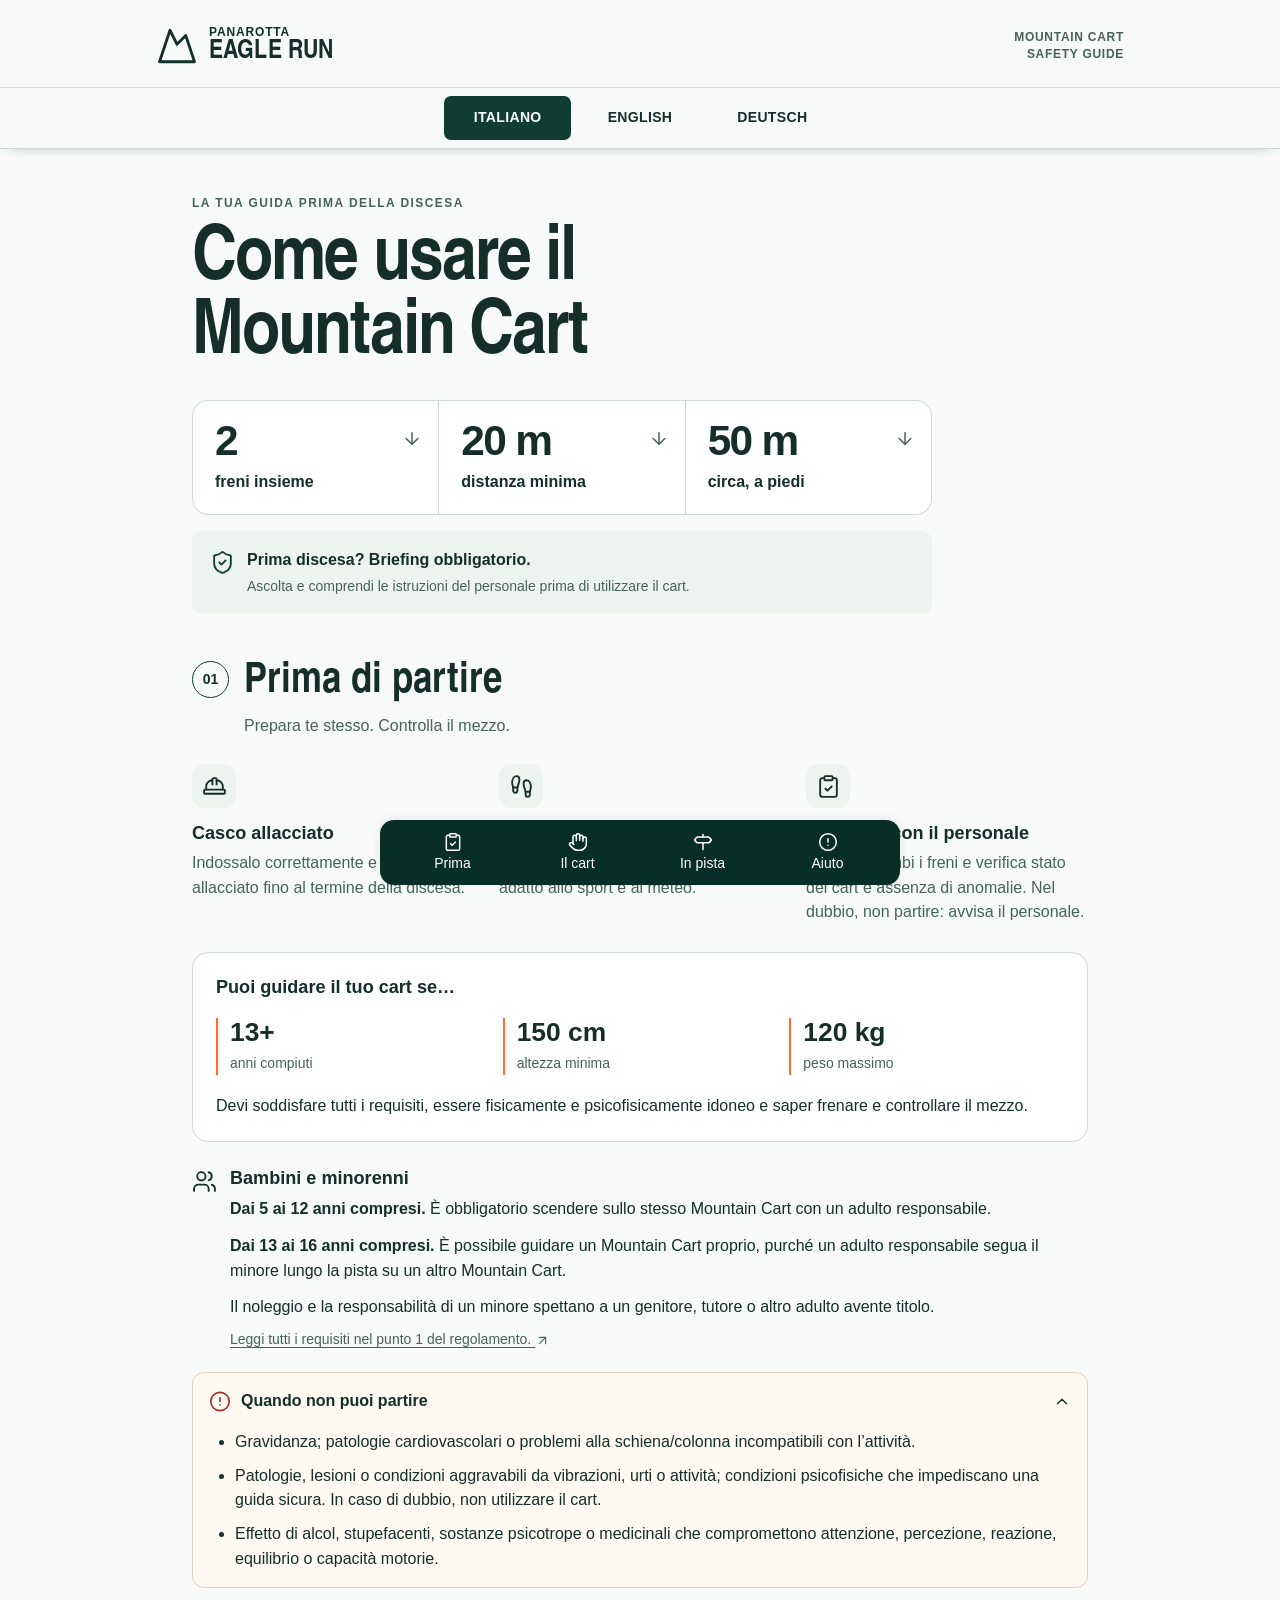
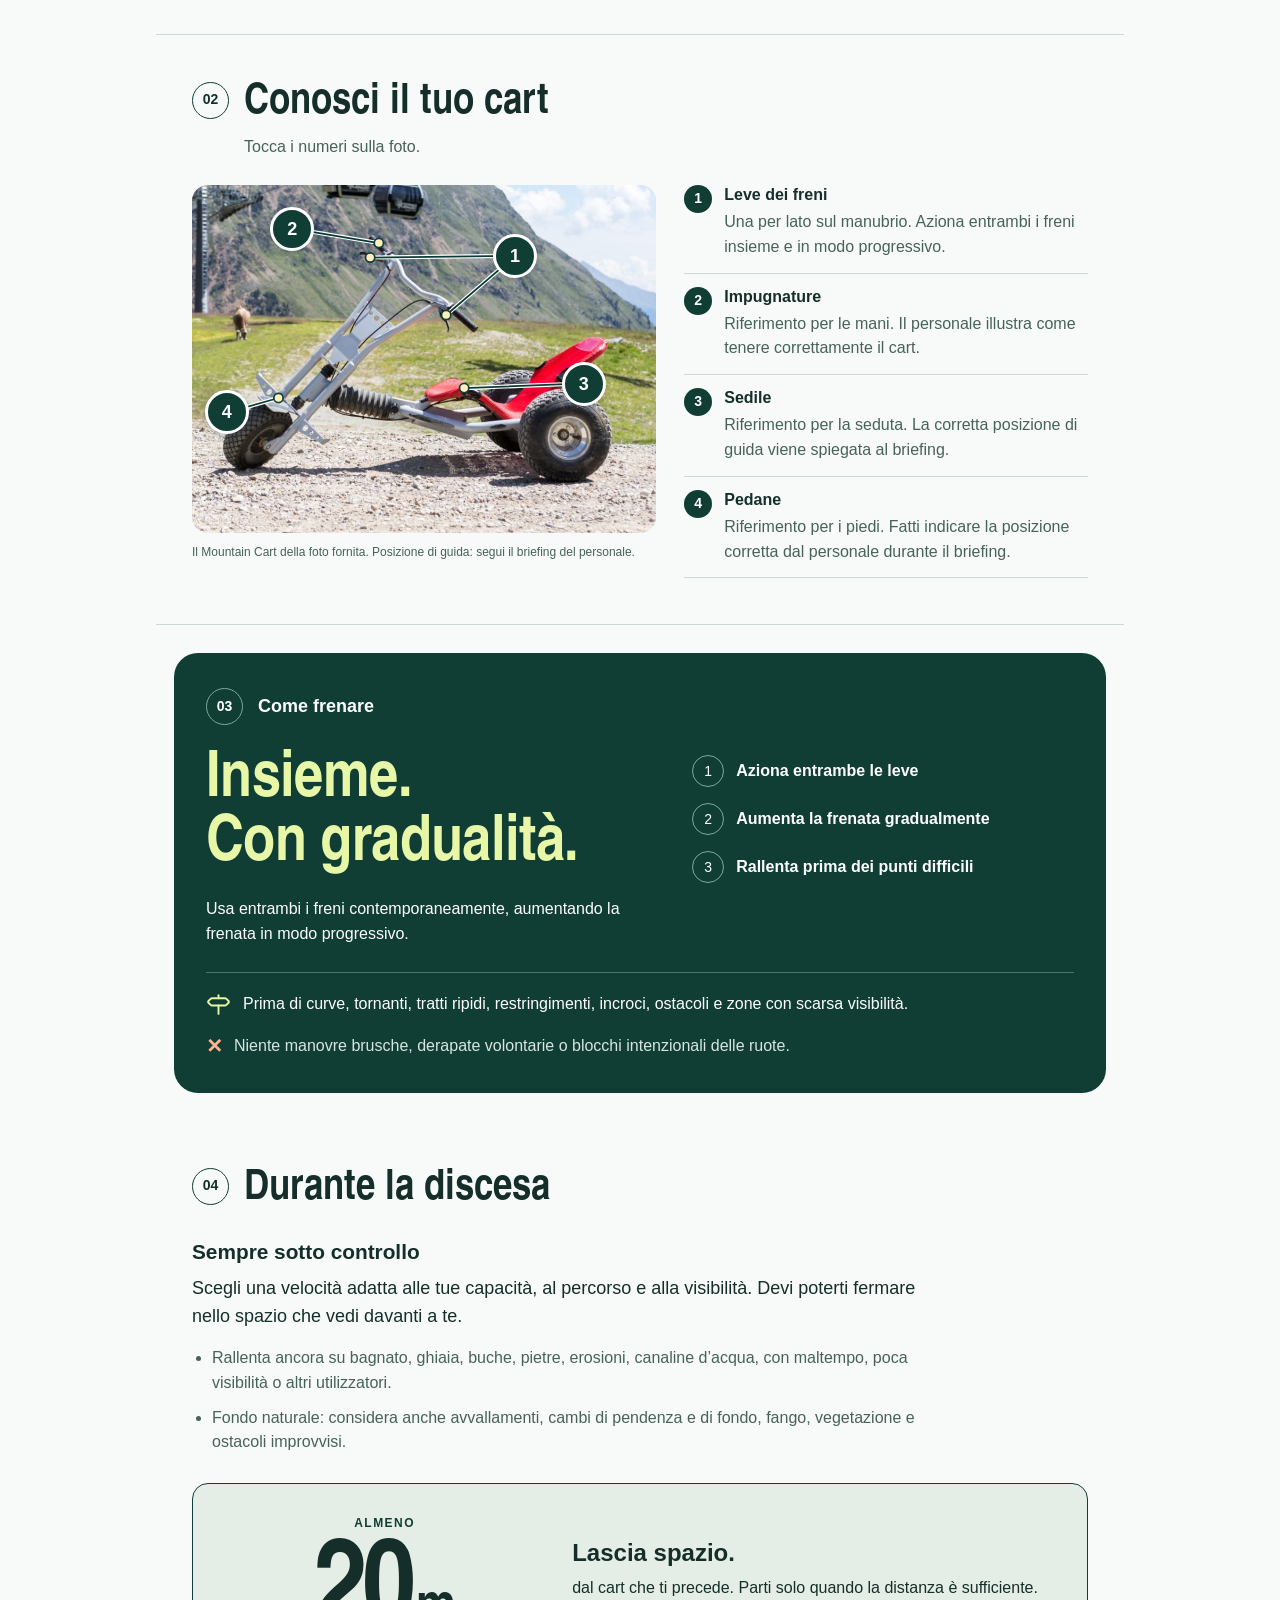
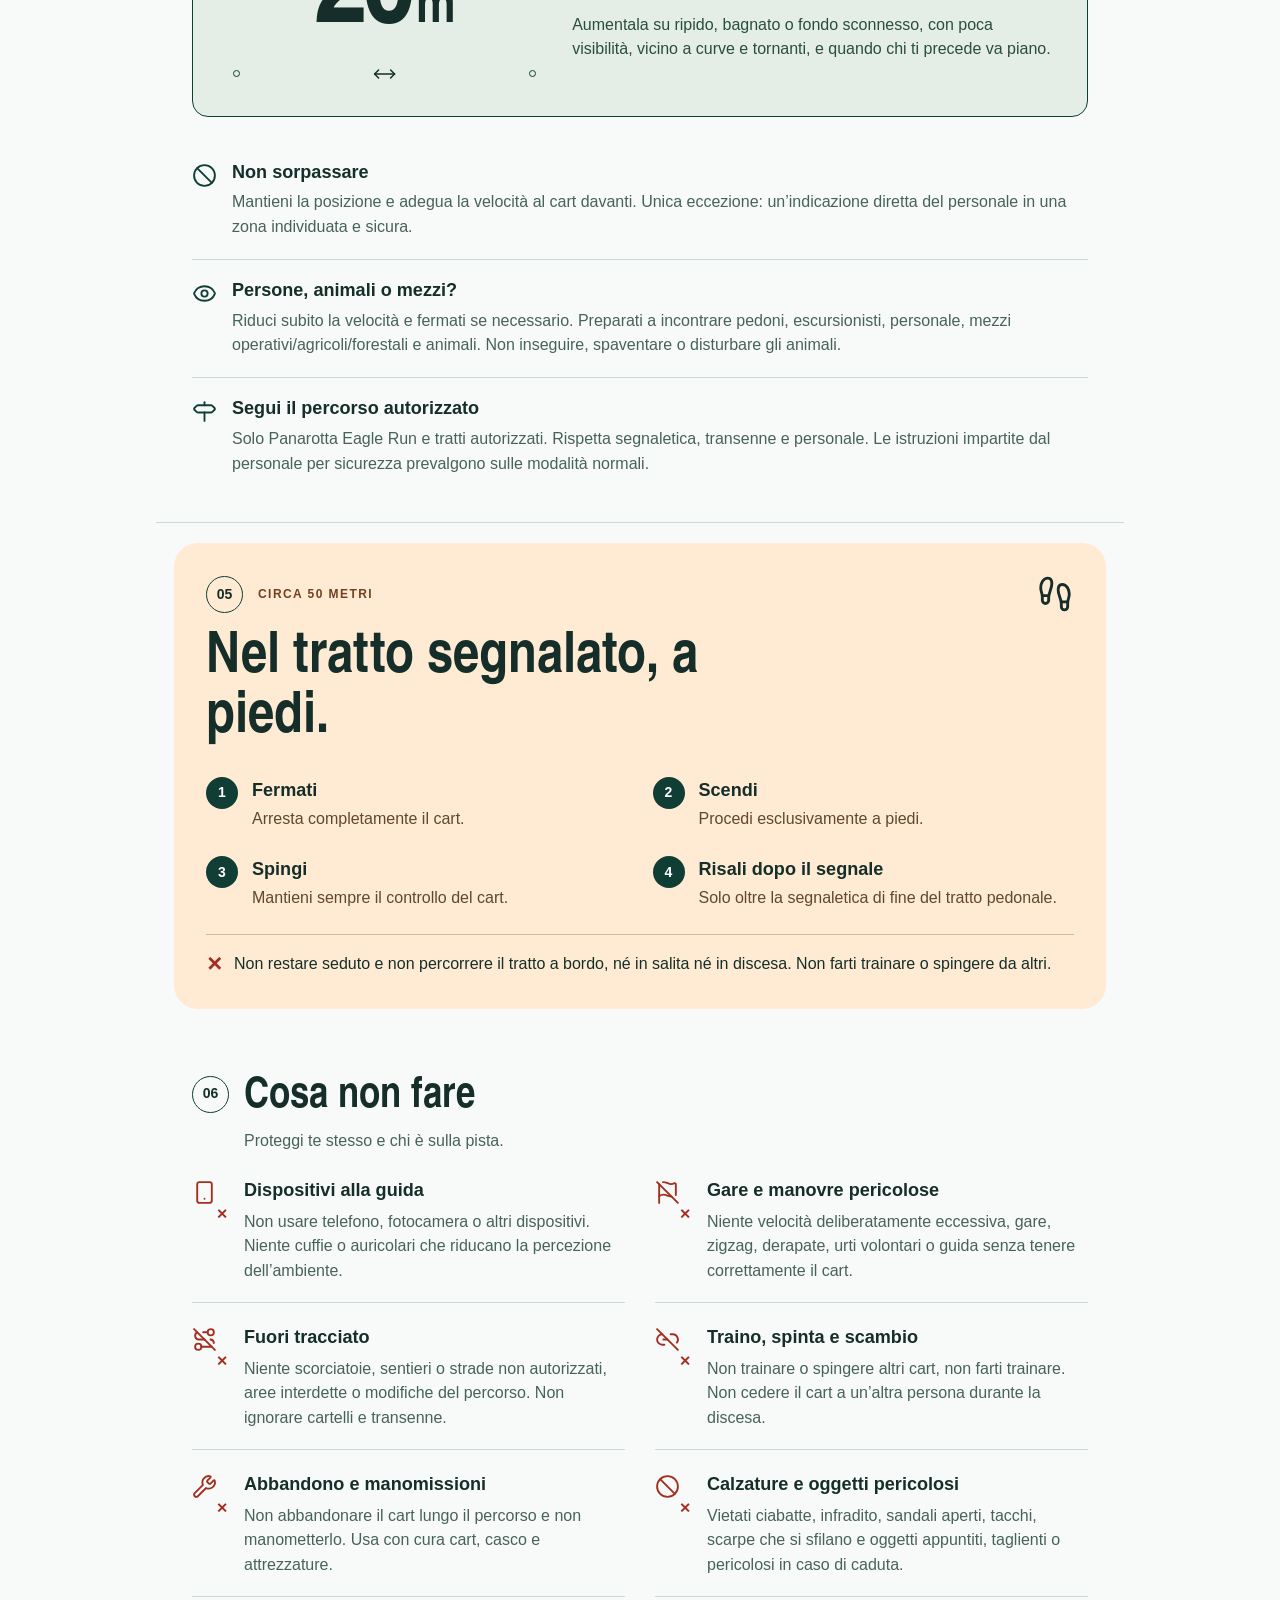
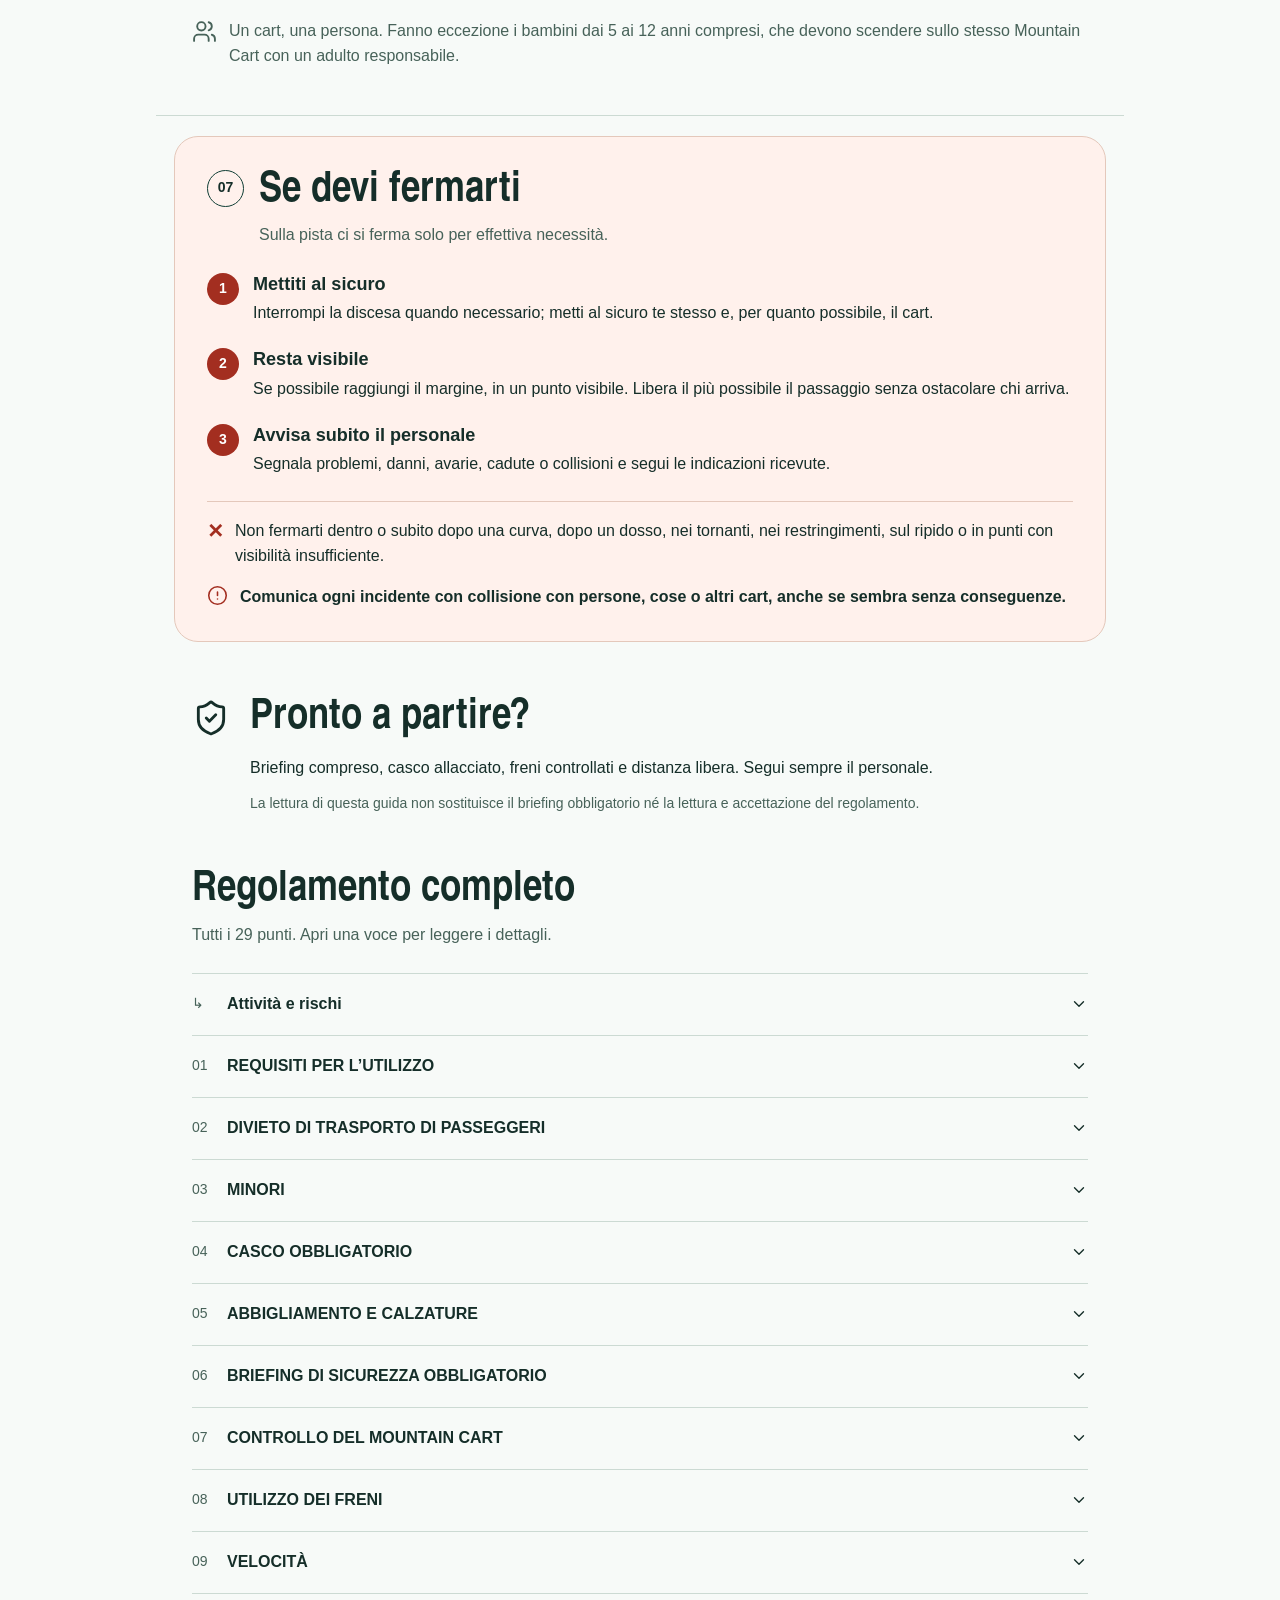
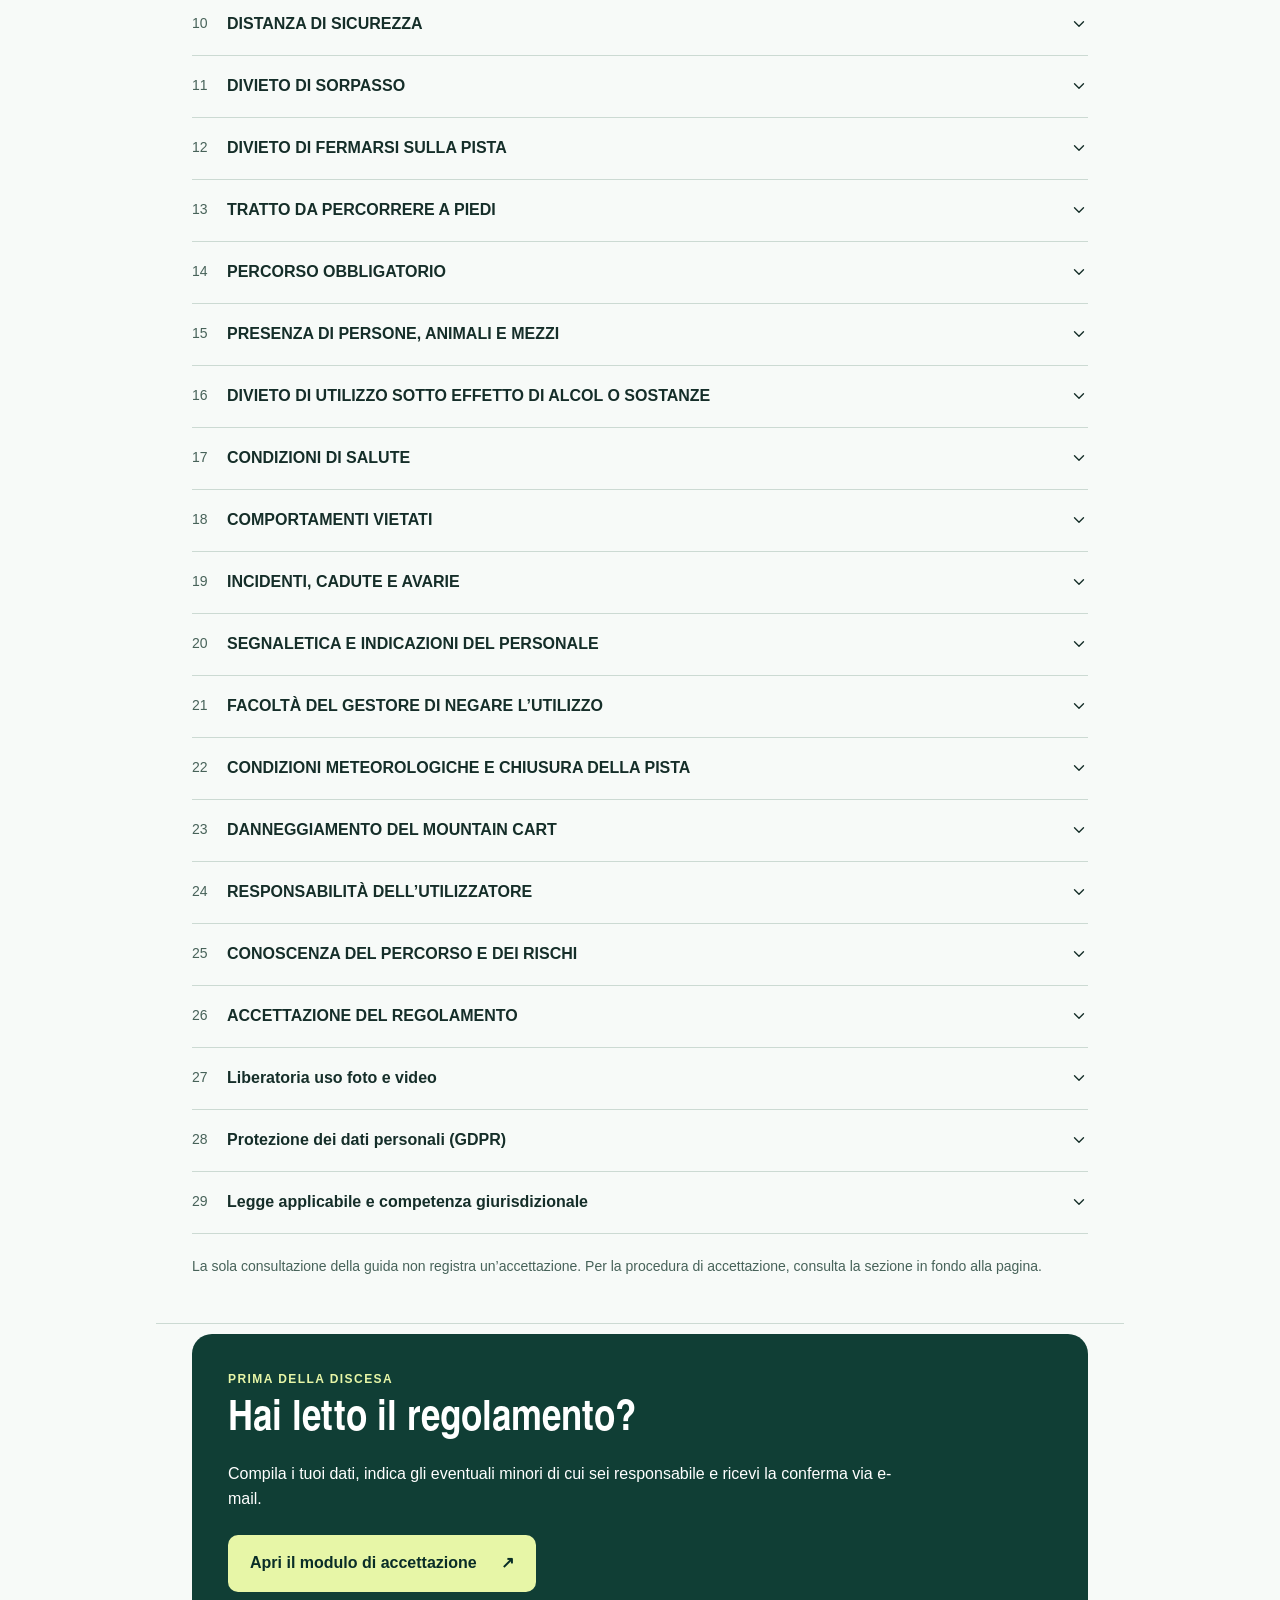
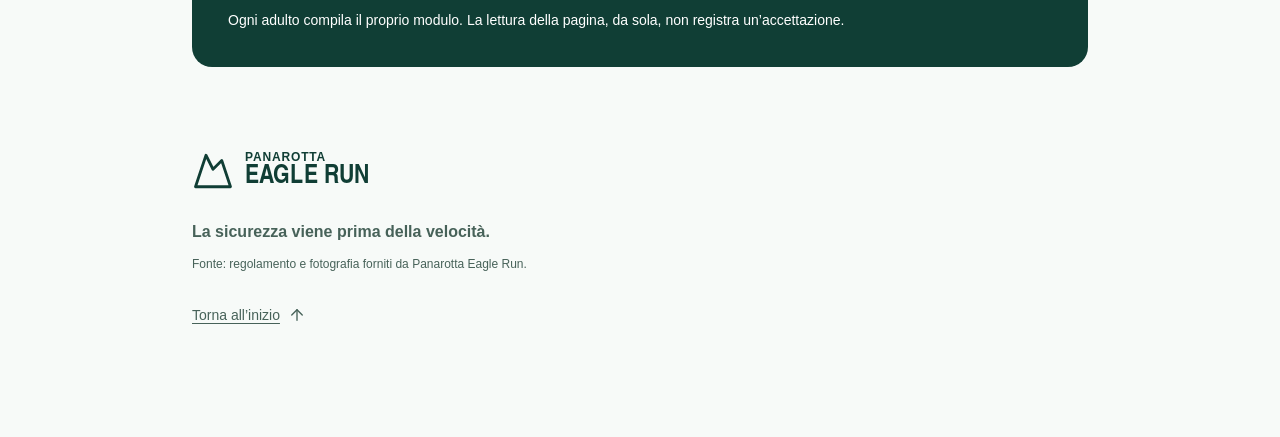
<file: index.html>
<!doctype html>
<html lang="it">
<head><meta charset="utf-8"><meta name="viewport" content="width=device-width,initial-scale=1,viewport-fit=cover"><meta name="theme-color" content="#103e35"><meta name="description" content="Le istruzioni essenziali della Panarotta Eagle Run. Preparazione, freni, distanza e sicurezza, in tre lingue."><meta name="robots" content="noindex,nofollow"><title>Come usare il Mountain Cart | Panarotta Eagle Run</title><link rel="stylesheet" href="styles.css?v=20261125c"><link rel="stylesheet" href="registration.css?v=20261125c"><link rel="icon" href="assets/favicon.svg" type="image/svg+xml"><link rel="stylesheet" href="mobile.css?v=20261125c"></head>
<body id="top"><a class="skip-link" href="#before">Vai alle istruzioni</a>
<header class="masthead"><a href="index.html" class="brand" aria-label="Panarotta Eagle Run"><svg class="icon" viewBox="0 0 24 24" fill="none" stroke="currentColor" stroke-width="1.8" stroke-linecap="round" stroke-linejoin="round" aria-hidden="true"><path d="m8 3 4 8 5-5 5 15H2L8 3z"/></svg><span>PANAROTTA<strong>EAGLE RUN</strong></span></a><span class="masthead-label">MOUNTAIN CART<br>SAFETY GUIDE</span></header>
<div class="language-bar"><nav class="languages" aria-label="Italiano | English | Deutsch"><a lang="it" hreflang="it" href="index.html" aria-current="page">ITALIANO</a><a lang="en" hreflang="en" href="en.html">ENGLISH</a><a lang="de" hreflang="de" href="de.html">DEUTSCH</a></nav></div>
<main>
<section class="intro"><div class="eyebrow">LA TUA GUIDA PRIMA DELLA DISCESA</div><h1>Come usare il<br>Mountain Cart</h1><div class="quick-rules"><a href="#brakes"><strong>2</strong><span>freni insieme</span><svg class="icon" viewBox="0 0 24 24" fill="none" stroke="currentColor" stroke-width="1.8" stroke-linecap="round" stroke-linejoin="round" aria-hidden="true"><path d="M12 5v14"/><path d="m19 12-7 7-7-7"/></svg></a><a href="#distance"><strong>20 m</strong><span>distanza minima</span><svg class="icon" viewBox="0 0 24 24" fill="none" stroke="currentColor" stroke-width="1.8" stroke-linecap="round" stroke-linejoin="round" aria-hidden="true"><path d="M12 5v14"/><path d="m19 12-7 7-7-7"/></svg></a><a href="#walk"><strong>50 m</strong><span>circa, a piedi</span><svg class="icon" viewBox="0 0 24 24" fill="none" stroke="currentColor" stroke-width="1.8" stroke-linecap="round" stroke-linejoin="round" aria-hidden="true"><path d="M12 5v14"/><path d="m19 12-7 7-7-7"/></svg></a></div><a class="briefing" href="#before"><svg class="icon" viewBox="0 0 24 24" fill="none" stroke="currentColor" stroke-width="1.8" stroke-linecap="round" stroke-linejoin="round" aria-hidden="true"><path d="M20 13c0 5-3.5 7.5-7.66 8.95a1 1 0 0 1-.67-.01C7.5 20.5 4 18 4 13V6a1 1 0 0 1 1-1c2 0 4.5-1.2 6.24-2.72a1.17 1.17 0 0 1 1.52 0C14.51 3.81 17 5 19 5a1 1 0 0 1 1 1z"/><path d="m9 12 2 2 4-4"/></svg><span><strong>Prima discesa? Briefing obbligatorio.</strong><span>Ascolta e comprendi le istruzioni del personale prima di utilizzare il cart.</span></span></a></section>

<section id="before" class="section" data-source="1 2 3 4 5 6 7 16 17 26"><div class="section-heading"><span class="section-number">01</span><div><h2>Prima di partire</h2><p>Prepara te stesso. Controlla il mezzo.</p></div></div>
<div class="checklist "><article class="check-row"><span class="icon-tile"><svg class="icon" viewBox="0 0 24 24" fill="none" stroke="currentColor" stroke-width="1.8" stroke-linecap="round" stroke-linejoin="round" aria-hidden="true"><path d="M10 10V5a1 1 0 0 1 1-1h2a1 1 0 0 1 1 1v5"/><path d="M14 6a6 6 0 0 1 6 6v3"/><path d="M4 15v-3a6 6 0 0 1 6-6"/><rect x="2" y="15" width="20" height="4" rx="1"/></svg></span><div><h3>Casco allacciato</h3><p>Indossalo correttamente e tienilo allacciato fino al termine della discesa.</p></div><span class="tick" aria-hidden="true">✓</span></article><article class="check-row"><span class="icon-tile"><svg class="icon" viewBox="0 0 24 24" fill="none" stroke="currentColor" stroke-width="1.8" stroke-linecap="round" stroke-linejoin="round" aria-hidden="true"><path d="M4 16v-2.38C4 11.5 2.97 10.5 3 8c.03-2.72 1.49-6 4.5-6C9.37 2 10 3.8 10 5.5c0 3.11-2 5.66-2 8.68V16a2 2 0 1 1-4 0Z"/><path d="M20 20v-2.38c0-2.12 1.03-3.12 1-5.62-.03-2.72-1.49-6-4.5-6C14.63 6 14 7.8 14 9.5c0 3.11 2 5.66 2 8.68V20a2 2 0 1 0 4 0Z"/><path d="M16 17h4"/><path d="M4 13h4"/></svg></span><div><h3>Scarpe chiuse e robuste</h3><p>Ben fissate al piede. Abbigliamento adatto allo sport e al meteo.</p></div><span class="tick" aria-hidden="true">✓</span></article><article class="check-row"><span class="icon-tile"><svg class="icon" viewBox="0 0 24 24" fill="none" stroke="currentColor" stroke-width="1.8" stroke-linecap="round" stroke-linejoin="round" aria-hidden="true"><rect width="8" height="4" x="8" y="2" rx="1" ry="1"/><path d="M16 4h2a2 2 0 0 1 2 2v14a2 2 0 0 1-2 2H6a2 2 0 0 1-2-2V6a2 2 0 0 1 2-2h2"/><path d="m9 14 2 2 4-4"/></svg></span><div><h3>Controllo con il personale</h3><p>Prova entrambi i freni e verifica stato del cart e assenza di anomalie. Nel dubbio, non partire: avvisa il personale.</p></div><span class="tick" aria-hidden="true">✓</span></article></div>
<div class="requirements-panel"><h3>Puoi guidare il tuo cart se…</h3><div class="requirements"><div><strong>13+</strong><span>anni compiuti</span></div><div><strong>150 cm</strong><span>altezza minima</span></div><div><strong>120 kg</strong><span>peso massimo</span></div></div><p>Devi soddisfare tutti i requisiti, essere fisicamente e psicofisicamente idoneo e saper frenare e controllare il mezzo.</p></div>
<aside class="minors-note"><svg class="icon" viewBox="0 0 24 24" fill="none" stroke="currentColor" stroke-width="1.8" stroke-linecap="round" stroke-linejoin="round" aria-hidden="true"><path d="M16 21v-2a4 4 0 0 0-4-4H6a4 4 0 0 0-4 4v2"/><path d="M16 3.128a4 4 0 0 1 0 7.744"/><path d="M22 21v-2a4 4 0 0 0-3-3.87"/><circle cx="9" cy="7" r="4"/></svg><div><h3>Bambini e minorenni</h3><p><strong>Dai 5 ai 12 anni compresi.</strong> È obbligatorio scendere sullo stesso Mountain Cart con un adulto responsabile.</p><p><strong>Dai 13 ai 16 anni compresi.</strong> È possibile guidare un Mountain Cart proprio, purché un adulto responsabile segua il minore lungo la pista su un altro Mountain Cart.</p><p>Il noleggio e la responsabilità di un minore spettano a un genitore, tutore o altro adulto avente titolo.</p><a href="#rule-1" data-open-rule="1">Leggi tutti i requisiti nel punto 1 del regolamento. <svg class="icon" viewBox="0 0 24 24" fill="none" stroke="currentColor" stroke-width="1.8" stroke-linecap="round" stroke-linejoin="round" aria-hidden="true"><path d="M7 7h10v10"/><path d="M7 17 17 7"/></svg></a></div></aside>
<details class="health" open><summary><svg class="icon" viewBox="0 0 24 24" fill="none" stroke="currentColor" stroke-width="1.8" stroke-linecap="round" stroke-linejoin="round" aria-hidden="true"><circle cx="12" cy="12" r="10"/><line x1="12" x2="12" y1="8" y2="12"/><line x1="12" x2="12.01" y1="16" y2="16"/></svg><span>Quando non puoi partire</span><svg class="icon" viewBox="0 0 24 24" fill="none" stroke="currentColor" stroke-width="1.8" stroke-linecap="round" stroke-linejoin="round" aria-hidden="true"><path d="m6 9 6 6 6-6"/></svg></summary><div><ul><li>Gravidanza; patologie cardiovascolari o problemi alla schiena/colonna incompatibili con l’attività.</li><li>Patologie, lesioni o condizioni aggravabili da vibrazioni, urti o attività; condizioni psicofisiche che impediscano una guida sicura. In caso di dubbio, non utilizzare il cart.</li><li>Effetto di alcol, stupefacenti, sostanze psicotrope o medicinali che compromettono attenzione, percezione, reazione, equilibrio o capacità motorie.</li></ul></div></details>
</section>

<section id="cart" class="section" data-source="6 8 18"><div class="section-heading"><span class="section-number">02</span><div><h2>Conosci il tuo cart</h2><p>Tocca i numeri sulla foto.</p></div></div><div class="cart-layout"><figure class="cart-figure"><div class="photo-canvas">
 <svg class="photo-image" viewBox="320 240 800 600" role="img" aria-label="Mountain Cart della foto fornita, con telaio metallico, sedile rosso, manubrio, due leve freno e pedane anteriori."><image href="assets/mountain-cart.jpeg" width="1200" height="855"/>
 <g fill="none" stroke="#fff" stroke-width="7" stroke-linecap="round"><path d="M877 362L758 464M877 362L627 365M493 315L642 340M995 582L789 590M380 632L469 607"/></g>
 <g fill="none" stroke="#0a3b35" stroke-width="3" stroke-linecap="round"><path d="M877 362L758 464M877 362L627 365M493 315L642 340M995 582L789 590M380 632L469 607"/></g>
 <g fill="#ffefbb" stroke="#123e35" stroke-width="3"><circle cx="758" cy="464" r="8"/><circle cx="627" cy="365" r="8"/><circle cx="642" cy="340" r="8"/><circle cx="789" cy="590" r="8"/><circle cx="469" cy="607" r="8"/></g></svg>
 <a class="photo-marker" href="#part-1" style="left:69.6%;top:20.3%" aria-label="1: Leve dei freni">1</a><a class="photo-marker" href="#part-2" style="left:21.6%;top:12.5%" aria-label="2: Impugnature">2</a><a class="photo-marker" href="#part-3" style="left:84.4%;top:57%" aria-label="3: Sedile">3</a><a class="photo-marker" href="#part-4" style="left:7.5%;top:65.3%" aria-label="4: Pedane">4</a>
 </div><figcaption>Il Mountain Cart della foto fornita. Posizione di guida: segui il briefing del personale.</figcaption></figure><ol class="parts-list"><li id="part-1" tabindex="-1"><span class="part-number">1</span><div><h3>Leve dei freni</h3><p>Una per lato sul manubrio. Aziona entrambi i freni insieme e in modo progressivo.</p></div></li><li id="part-2" tabindex="-1"><span class="part-number">2</span><div><h3>Impugnature</h3><p>Riferimento per le mani. Il personale illustra come tenere correttamente il cart.</p></div></li><li id="part-3" tabindex="-1"><span class="part-number">3</span><div><h3>Sedile</h3><p>Riferimento per la seduta. La corretta posizione di guida viene spiegata al briefing.</p></div></li><li id="part-4" tabindex="-1"><span class="part-number">4</span><div><h3>Pedane</h3><p>Riferimento per i piedi. Fatti indicare la posizione corretta dal personale durante il briefing.</p></div></li></ol></div></section>

<section id="brakes" class="section brake-section" data-source="8"><div class="section-heading"><span class="section-number">03</span><h2>Come frenare</h2></div><div class="brake-layout"><div><h3 class="brake-headline">Insieme.<br>Con gradualità.</h3><p>Usa entrambi i freni contemporaneamente, aumentando la frenata in modo progressivo.</p></div><div class="brake-sequence"><div><span>1</span><strong>Aziona entrambe le leve</strong></div><div><span>2</span><strong>Aumenta la frenata gradualmente</strong></div><div><span>3</span><strong>Rallenta prima dei punti difficili</strong></div></div></div><div class="brake-before"><svg class="icon" viewBox="0 0 24 24" fill="none" stroke="currentColor" stroke-width="1.8" stroke-linecap="round" stroke-linejoin="round" aria-hidden="true"><path d="M12 13v8"/><path d="M12 3v3"/><path d="M2.354 10.354a1.207 1.207 0 0 1 0-1.708l2.06-2.06A2 2 0 0 1 5.828 6h12.344a2 2 0 0 1 1.414.586l2.06 2.06a1.207 1.207 0 0 1 0 1.708l-2.06 2.06a2 2 0 0 1-1.414.586H5.828a2 2 0 0 1-1.414-.586z"/></svg><p>Prima di curve, tornanti, tratti ripidi, restringimenti, incroci, ostacoli e zone con scarsa visibilità.</p></div><p class="no-line"><span aria-hidden="true">✕</span>Niente manovre brusche, derapate volontarie o blocchi intenzionali delle ruote.</p></section>

<section id="descent" class="section" data-source="9 10 11 14 15 20 25"><div class="section-heading"><span class="section-number">04</span><div><h2>Durante la discesa</h2></div></div><div class="speed-block"><h3>Sempre sotto controllo</h3><p>Scegli una velocità adatta alle tue capacità, al percorso e alla visibilità. Devi poterti fermare nello spazio che vedi davanti a te.</p><ul><li>Rallenta ancora su bagnato, ghiaia, buche, pietre, erosioni, canaline d’acqua, con maltempo, poca visibilità o altri utilizzatori.</li><li>Fondo naturale: considera anche avvallamenti, cambi di pendenza e di fondo, fango, vegetazione e ostacoli improvvisi.</li></ul></div>
<div id="distance" class="distance-panel"><div class="distance-core"><span class="eyebrow">ALMENO</span><strong>20<span>m</span></strong><div class="distance-line"><span></span><svg class="icon" viewBox="0 0 24 24" fill="none" stroke="currentColor" stroke-width="1.8" stroke-linecap="round" stroke-linejoin="round" aria-hidden="true"><path d="m18 8 4 4-4 4"/><path d="M2 12h20"/><path d="m6 8-4 4 4 4"/></svg><span></span></div></div><div><h3>Lascia spazio.</h3><p>dal cart che ti precede. Parti solo quando la distanza è sufficiente.</p><p class="distance-more">Aumentala su ripido, bagnato o fondo sconnesso, con poca visibilità, vicino a curve e tornanti, e quando chi ti precede va piano.</p></div></div>
<div class="trail-rules"><article><svg class="icon" viewBox="0 0 24 24" fill="none" stroke="currentColor" stroke-width="1.8" stroke-linecap="round" stroke-linejoin="round" aria-hidden="true"><circle cx="12" cy="12" r="10"/><path d="M4.929 4.929 19.07 19.071"/></svg><div><h3>Non sorpassare</h3><p>Mantieni la posizione e adegua la velocità al cart davanti. Unica eccezione: un’indicazione diretta del personale in una zona individuata e sicura.</p></div></article><article><svg class="icon" viewBox="0 0 24 24" fill="none" stroke="currentColor" stroke-width="1.8" stroke-linecap="round" stroke-linejoin="round" aria-hidden="true"><path d="M2.062 12.348a1 1 0 0 1 0-.696 10.75 10.75 0 0 1 19.876 0 1 1 0 0 1 0 .696 10.75 10.75 0 0 1-19.876 0"/><circle cx="12" cy="12" r="3"/></svg><div><h3>Persone, animali o mezzi?</h3><p>Riduci subito la velocità e fermati se necessario. Preparati a incontrare pedoni, escursionisti, personale, mezzi operativi/agricoli/forestali e animali. Non inseguire, spaventare o disturbare gli animali.</p></div></article><article><svg class="icon" viewBox="0 0 24 24" fill="none" stroke="currentColor" stroke-width="1.8" stroke-linecap="round" stroke-linejoin="round" aria-hidden="true"><path d="M12 13v8"/><path d="M12 3v3"/><path d="M2.354 10.354a1.207 1.207 0 0 1 0-1.708l2.06-2.06A2 2 0 0 1 5.828 6h12.344a2 2 0 0 1 1.414.586l2.06 2.06a1.207 1.207 0 0 1 0 1.708l-2.06 2.06a2 2 0 0 1-1.414.586H5.828a2 2 0 0 1-1.414-.586z"/></svg><div><h3>Segui il percorso autorizzato</h3><p>Solo Panarotta Eagle Run e tratti autorizzati. Rispetta segnaletica, transenne e personale. Le istruzioni impartite dal personale per sicurezza prevalgono sulle modalità normali.</p></div></article></div></section>

<section id="walk" class="section walk-section" data-source="13"><div class="section-heading"><span class="section-number">05</span><span class="eyebrow">CIRCA 50 METRI</span><svg class="icon" viewBox="0 0 24 24" fill="none" stroke="currentColor" stroke-width="1.8" stroke-linecap="round" stroke-linejoin="round" aria-hidden="true"><path d="M4 16v-2.38C4 11.5 2.97 10.5 3 8c.03-2.72 1.49-6 4.5-6C9.37 2 10 3.8 10 5.5c0 3.11-2 5.66-2 8.68V16a2 2 0 1 1-4 0Z"/><path d="M20 20v-2.38c0-2.12 1.03-3.12 1-5.62-.03-2.72-1.49-6-4.5-6C14.63 6 14 7.8 14 9.5c0 3.11 2 5.66 2 8.68V20a2 2 0 1 0 4 0Z"/><path d="M16 17h4"/><path d="M4 13h4"/></svg></div><h2>Nel tratto segnalato, a piedi.</h2><ol class="walk-steps"><li><span>1</span><div><h3>Fermati</h3><p>Arresta completamente il cart.</p></div></li><li><span>2</span><div><h3>Scendi</h3><p>Procedi esclusivamente a piedi.</p></div></li><li><span>3</span><div><h3>Spingi</h3><p>Mantieni sempre il controllo del cart.</p></div></li><li><span>4</span><div><h3>Risali dopo il segnale</h3><p>Solo oltre la segnaletica di fine del tratto pedonale.</p></div></li></ol><p class="no-line"><span aria-hidden="true">✕</span>Non restare seduto e non percorrere il tratto a bordo, né in salita né in discesa. Non farti trainare o spingere da altri.</p></section>

<section id="dont" class="section" data-source="2 5 8 11 13 14 16 18 23"><div class="section-heading"><span class="section-number">06</span><div><h2>Cosa non fare</h2><p>Proteggi te stesso e chi è sulla pista.</p></div></div><div class="bans-grid"><article class="ban-card"><span class="ban-icon"><svg class="icon" viewBox="0 0 24 24" fill="none" stroke="currentColor" stroke-width="1.8" stroke-linecap="round" stroke-linejoin="round" aria-hidden="true"><rect width="14" height="20" x="5" y="2" rx="2" ry="2"/><path d="M12 18h.01"/></svg><span aria-hidden="true">✕</span></span><div><h3>Dispositivi alla guida</h3><p>Non usare telefono, fotocamera o altri dispositivi. Niente cuffie o auricolari che riducano la percezione dell’ambiente.</p></div></article><article class="ban-card"><span class="ban-icon"><svg class="icon" viewBox="0 0 24 24" fill="none" stroke="currentColor" stroke-width="1.8" stroke-linecap="round" stroke-linejoin="round" aria-hidden="true"><path d="M16 16c-3 0-5-2-8-2a6 6 0 0 0-4 1.528"/><path d="m2 2 20 20"/><path d="M4 22V4"/><path d="M7.656 2H8c3 0 5 2 7.333 2q2 0 3.067-.8A1 1 0 0 1 20 4v10.347"/></svg><span aria-hidden="true">✕</span></span><div><h3>Gare e manovre pericolose</h3><p>Niente velocità deliberatamente eccessiva, gare, zigzag, derapate, urti volontari o guida senza tenere correttamente il cart.</p></div></article><article class="ban-card"><span class="ban-icon"><svg class="icon" viewBox="0 0 24 24" fill="none" stroke="currentColor" stroke-width="1.8" stroke-linecap="round" stroke-linejoin="round" aria-hidden="true"><circle cx="6" cy="19" r="3"/><path d="M9 19h8.5c.4 0 .9-.1 1.3-.2"/><path d="M5.2 5.2A3.5 3.53 0 0 0 6.5 12H12"/><path d="m2 2 20 20"/><path d="M21 15.3a3.5 3.5 0 0 0-3.3-3.3"/><path d="M15 5h-4.3"/><circle cx="18" cy="5" r="3"/></svg><span aria-hidden="true">✕</span></span><div><h3>Fuori tracciato</h3><p>Niente scorciatoie, sentieri o strade non autorizzati, aree interdette o modifiche del percorso. Non ignorare cartelli e transenne.</p></div></article><article class="ban-card"><span class="ban-icon"><svg class="icon" viewBox="0 0 24 24" fill="none" stroke="currentColor" stroke-width="1.8" stroke-linecap="round" stroke-linejoin="round" aria-hidden="true"><path d="M9 17H7A5 5 0 0 1 7 7"/><path d="M15 7h2a5 5 0 0 1 4 8"/><line x1="8" x2="12" y1="12" y2="12"/><line x1="2" x2="22" y1="2" y2="22"/></svg><span aria-hidden="true">✕</span></span><div><h3>Traino, spinta e scambio</h3><p>Non trainare o spingere altri cart, non farti trainare. Non cedere il cart a un’altra persona durante la discesa.</p></div></article><article class="ban-card"><span class="ban-icon"><svg class="icon" viewBox="0 0 24 24" fill="none" stroke="currentColor" stroke-width="1.8" stroke-linecap="round" stroke-linejoin="round" aria-hidden="true"><path d="M14.7 6.3a1 1 0 0 0 0 1.4l1.6 1.6a1 1 0 0 0 1.4 0l3.106-3.105c.32-.322.863-.22.983.218a6 6 0 0 1-8.259 7.057l-7.91 7.91a1 1 0 0 1-2.999-3l7.91-7.91a6 6 0 0 1 7.057-8.259c.438.12.54.662.219.984z"/></svg><span aria-hidden="true">✕</span></span><div><h3>Abbandono e manomissioni</h3><p>Non abbandonare il cart lungo il percorso e non manometterlo. Usa con cura cart, casco e attrezzature.</p></div></article><article class="ban-card"><span class="ban-icon"><svg class="icon" viewBox="0 0 24 24" fill="none" stroke="currentColor" stroke-width="1.8" stroke-linecap="round" stroke-linejoin="round" aria-hidden="true"><circle cx="12" cy="12" r="10"/><path d="M4.929 4.929 19.07 19.071"/></svg><span aria-hidden="true">✕</span></span><div><h3>Calzature e oggetti pericolosi</h3><p>Vietati ciabatte, infradito, sandali aperti, tacchi, scarpe che si sfilano e oggetti appuntiti, taglienti o pericolosi in caso di caduta.</p></div></article></div><p class="passengers"><svg class="icon" viewBox="0 0 24 24" fill="none" stroke="currentColor" stroke-width="1.8" stroke-linecap="round" stroke-linejoin="round" aria-hidden="true"><path d="M16 21v-2a4 4 0 0 0-4-4H6a4 4 0 0 0-4 4v2"/><path d="M16 3.128a4 4 0 0 1 0 7.744"/><path d="M22 21v-2a4 4 0 0 0-3-3.87"/><circle cx="9" cy="7" r="4"/></svg>Un cart, una persona. Fanno eccezione i bambini dai 5 ai 12 anni compresi, che devono scendere sullo stesso Mountain Cart con un adulto responsabile.</p></section>

<section id="help" class="section help-section" data-source="12 19 23"><div class="section-heading"><span class="section-number">07</span><div><h2>Se devi fermarti</h2><p>Sulla pista ci si ferma solo per effettiva necessità.</p></div></div><ol class="help-steps"><li><span>1</span><div><h3>Mettiti al sicuro</h3><p>Interrompi la discesa quando necessario; metti al sicuro te stesso e, per quanto possibile, il cart.</p></div></li><li><span>2</span><div><h3>Resta visibile</h3><p>Se possibile raggiungi il margine, in un punto visibile. Libera il più possibile il passaggio senza ostacolare chi arriva.</p></div></li><li><span>3</span><div><h3>Avvisa subito il personale</h3><p>Segnala problemi, danni, avarie, cadute o collisioni e segui le indicazioni ricevute.</p></div></li></ol><p class="no-line"><span aria-hidden="true">✕</span>Non fermarti dentro o subito dopo una curva, dopo un dosso, nei tornanti, nei restringimenti, sul ripido o in punti con visibilità insufficiente.</p><p class="incident-note"><svg class="icon" viewBox="0 0 24 24" fill="none" stroke="currentColor" stroke-width="1.8" stroke-linecap="round" stroke-linejoin="round" aria-hidden="true"><circle cx="12" cy="12" r="10"/><line x1="12" x2="12" y1="8" y2="12"/><line x1="12" x2="12.01" y1="16" y2="16"/></svg>Comunica ogni incidente con collisione con persone, cose o altri cart, anche se sembra senza conseguenze.</p></section>

<section class="ready-section" data-source="4 6 7 10 20 26"><svg class="icon" viewBox="0 0 24 24" fill="none" stroke="currentColor" stroke-width="1.8" stroke-linecap="round" stroke-linejoin="round" aria-hidden="true"><path d="M20 13c0 5-3.5 7.5-7.66 8.95a1 1 0 0 1-.67-.01C7.5 20.5 4 18 4 13V6a1 1 0 0 1 1-1c2 0 4.5-1.2 6.24-2.72a1.17 1.17 0 0 1 1.52 0C14.51 3.81 17 5 19 5a1 1 0 0 1 1 1z"/><path d="m9 12 2 2 4-4"/></svg><div><h2>Pronto a partire?</h2><p>Briefing compreso, casco allacciato, freni controllati e distanza libera. Segui sempre il personale.</p><p class="muted">La lettura di questa guida non sostituisce il briefing obbligatorio né la lettura e accettazione del regolamento.</p></div></section>

<section id="rules" class="section regulations"><div class="section-heading"><div><h2>Regolamento completo</h2><p>Tutti i 29 punti. Apri una voce per leggere i dettagli.</p></div></div><details class="rule"><summary><span class="rule-number">↳</span><span>Attività e rischi</span><svg class="icon" viewBox="0 0 24 24" fill="none" stroke="currentColor" stroke-width="1.8" stroke-linecap="round" stroke-linejoin="round" aria-hidden="true"><path d="m6 9 6 6 6-6"/></svg></summary><div class="rule-body"><p>Attività sportivo-ricreativa in ambiente montano, con rischi di caduta, collisione e infortunio. Fondo naturale prevalentemente sterrato e ghiaioso, con buche, sassi, erosioni, canaline, avvallamenti, pendenze e altri ostacoli. Guida con prudenza e responsabilità, adeguando la velocità alle tue capacità, al percorso, alla visibilità e alle altre persone. La presa in consegna comporta presa visione e accettazione del regolamento.</p></div></details><details class="rule" id="rule-1" data-source="1"><summary><span class="rule-number">01</span><span>REQUISITI PER L’UTILIZZO</span><svg class="icon" viewBox="0 0 24 24" fill="none" stroke="currentColor" stroke-width="1.8" stroke-linecap="round" stroke-linejoin="round" aria-hidden="true"><path d="m6 9 6 6 6-6"/></svg></summary><div class="rule-body"><p>La guida di un proprio Mountain Cart è consentita esclusivamente a persone che:</p><p>abbiano compiuto almeno 13 anni; abbiano un’altezza minima di 150 cm; abbiano un peso non superiore a 120 kg; siano fisicamente e psicofisicamente idonee alla conduzione del mezzo; siano in grado di utilizzare correttamente i freni e controllare autonomamente il Mountain Cart.</p><p>Età e altezza costituiscono requisiti cumulativi: devono pertanto essere rispettati entrambi.</p><p>I bambini dai 5 ai 12 anni compresi devono scendere sullo stesso Mountain Cart con un adulto responsabile.</p><p>I ragazzi dai 13 ai 16 anni compresi possono guidare un Mountain Cart proprio, purché un adulto responsabile li segua lungo la pista su un altro Mountain Cart.</p><p>È vietato affidare un Mountain Cart a persone che non soddisfino i requisiti sopra indicati.</p></div></details><details class="rule" id="rule-2" data-source="2"><summary><span class="rule-number">02</span><span>DIVIETO DI TRASPORTO DI PASSEGGERI</span><svg class="icon" viewBox="0 0 24 24" fill="none" stroke="currentColor" stroke-width="1.8" stroke-linecap="round" stroke-linejoin="round" aria-hidden="true"><path d="m6 9 6 6 6-6"/></svg></summary><div class="rule-body"><p>Ogni Mountain Cart può essere utilizzato da una sola persona, a eccezione dei bambini dai 5 ai 12 anni compresi, che devono scendere sullo stesso Mountain Cart con un adulto responsabile, come indicato al punto 1.</p></div></details><details class="rule" id="rule-3" data-source="3"><summary><span class="rule-number">03</span><span>MINORI</span><svg class="icon" viewBox="0 0 24 24" fill="none" stroke="currentColor" stroke-width="1.8" stroke-linecap="round" stroke-linejoin="round" aria-hidden="true"><path d="m6 9 6 6 6-6"/></svg></summary><div class="rule-body"><p>Il noleggio e l’assunzione di responsabilità per un utilizzatore minorenne devono essere effettuati da un genitore, tutore o altro adulto avente titolo.</p><p>L’adulto responsabile dichiara di avere verificato che il minore possieda i requisiti fisici, tecnici e psicomotori necessari per la conduzione del Mountain Cart.</p><p>Il personale può comunque negare l’accesso alla pista a un minore qualora ritenga che non sia in grado di controllare il mezzo in condizioni di sicurezza.</p></div></details><details class="rule" id="rule-4" data-source="4"><summary><span class="rule-number">04</span><span>CASCO OBBLIGATORIO</span><svg class="icon" viewBox="0 0 24 24" fill="none" stroke="currentColor" stroke-width="1.8" stroke-linecap="round" stroke-linejoin="round" aria-hidden="true"><path d="m6 9 6 6 6-6"/></svg></summary><div class="rule-body"><p>Durante l’intera percorrenza della pista è obbligatorio indossare correttamente il casco.</p><p>Il casco deve essere allacciato prima della partenza e mantenuto allacciato fino al termine della discesa.</p><p>È vietato iniziare o proseguire la discesa senza casco.</p></div></details><details class="rule" id="rule-5" data-source="5"><summary><span class="rule-number">05</span><span>ABBIGLIAMENTO E CALZATURE</span><svg class="icon" viewBox="0 0 24 24" fill="none" stroke="currentColor" stroke-width="1.8" stroke-linecap="round" stroke-linejoin="round" aria-hidden="true"><path d="m6 9 6 6 6-6"/></svg></summary><div class="rule-body"><p>È obbligatorio indossare scarpe chiuse, robuste e saldamente fissate al piede.</p><p>Sono vietati:</p><p>ciabatte; infradito; sandali aperti; scarpe con tacco; calzature che possano sfilarsi facilmente durante la guida.</p><p>È inoltre vietato portare addosso oggetti appuntiti, taglienti o comunque potenzialmente pericolosi in caso di caduta.</p><p>Si raccomanda un abbigliamento adeguato all’attività sportiva e alle condizioni meteorologiche.</p></div></details><details class="rule" id="rule-6" data-source="6"><summary><span class="rule-number">06</span><span>BRIEFING DI SICUREZZA OBBLIGATORIO</span><svg class="icon" viewBox="0 0 24 24" fill="none" stroke="currentColor" stroke-width="1.8" stroke-linecap="round" stroke-linejoin="round" aria-hidden="true"><path d="m6 9 6 6 6-6"/></svg></summary><div class="rule-body"><p>Prima della prima discesa ogni utilizzatore deve partecipare al briefing di sicurezza impartito dal personale.</p><p>Durante il briefing vengono illustrati almeno i seguenti aspetti:</p><p>modalità di utilizzo del Mountain Cart; funzionamento dei freni; corretta posizione di guida; comportamento da tenere lungo la pista; gestione della velocità; distanza di sicurezza; modalità di arresto; segnaletica presente sul percorso; comportamento da adottare nel tratto da percorrere a piedi; procedure da seguire in caso di incidente o avaria.</p><p>Non è consentito utilizzare il Mountain Cart senza avere ricevuto e compreso le istruzioni di sicurezza.</p></div></details><details class="rule" id="rule-7" data-source="7"><summary><span class="rule-number">07</span><span>CONTROLLO DEL MOUNTAIN CART</span><svg class="icon" viewBox="0 0 24 24" fill="none" stroke="currentColor" stroke-width="1.8" stroke-linecap="round" stroke-linejoin="round" aria-hidden="true"><path d="m6 9 6 6 6-6"/></svg></summary><div class="rule-body"><p>Prima della partenza l’utilizzatore deve verificare, con il supporto del personale:</p><p>il corretto funzionamento di entrambi i freni; lo stato generale del Mountain Cart; l’assenza di anomalie evidenti.</p><p>In caso di dubbio, anomalia o malfunzionamento, il Mountain Cart non deve essere utilizzato e deve essere immediatamente segnalato al personale.</p><p>Prendendo in consegna il Mountain Cart, l’utilizzatore dichiara di averne verificato il funzionamento.</p></div></details><details class="rule" id="rule-8" data-source="8"><summary><span class="rule-number">08</span><span>UTILIZZO DEI FRENI</span><svg class="icon" viewBox="0 0 24 24" fill="none" stroke="currentColor" stroke-width="1.8" stroke-linecap="round" stroke-linejoin="round" aria-hidden="true"><path d="m6 9 6 6 6-6"/></svg></summary><div class="rule-body"><p>Il Mountain Cart dispone di sistemi frenanti che devono essere utilizzati correttamente.</p><p>Durante la frenata devono essere utilizzati entrambi i freni contemporaneamente e in modo progressivo.</p><p>Sono vietate manovre brusche, volontarie derapate, blocchi intenzionali delle ruote o altre condotte che possano determinare la perdita di controllo del mezzo.</p><p>La velocità deve essere ridotta prima di curve, tornanti, tratti ripidi, restringimenti, incroci, ostacoli e zone con scarsa visibilità.</p></div></details><details class="rule" id="rule-9" data-source="9"><summary><span class="rule-number">09</span><span>VELOCITÀ</span><svg class="icon" viewBox="0 0 24 24" fill="none" stroke="currentColor" stroke-width="1.8" stroke-linecap="round" stroke-linejoin="round" aria-hidden="true"><path d="m6 9 6 6 6-6"/></svg></summary><div class="rule-body"><p>Ogni conducente deve mantenere una velocità che gli consenta di:</p><p>avere sempre il pieno controllo del Mountain Cart; arrestarsi nello spazio visibile davanti a sé; affrontare in sicurezza curve e variazioni di pendenza; reagire alla presenza improvvisa di persone, animali, mezzi o ostacoli.</p><p>La velocità deve essere ulteriormente ridotta in presenza di:</p><p>fondo bagnato; ghiaia; buche; pietre; erosioni; canaline d’acqua; scarsa visibilità; condizioni meteorologiche avverse; presenza di altri utilizzatori.</p><p>La velocità deve essere sempre adeguata alle capacità personali del conducente.</p></div></details><details class="rule" id="rule-10" data-source="10"><summary><span class="rule-number">10</span><span>DISTANZA DI SICUREZZA</span><svg class="icon" viewBox="0 0 24 24" fill="none" stroke="currentColor" stroke-width="1.8" stroke-linecap="round" stroke-linejoin="round" aria-hidden="true"><path d="m6 9 6 6 6-6"/></svg></summary><div class="rule-body"><p>È obbligatorio mantenere dal Mountain Cart che precede una distanza di sicurezza di almeno 20 metri.</p><p>La distanza deve essere ulteriormente aumentata:</p><p>sui tratti più ripidi; in presenza di fondo bagnato o sconnesso; in caso di scarsa visibilità; quando il conducente che precede procede lentamente; in prossimità di curve e tornanti.</p><p>È vietato partire prima che sia stata raggiunta una distanza sufficiente dal Mountain Cart precedente.</p></div></details><details class="rule" id="rule-11" data-source="11"><summary><span class="rule-number">11</span><span>DIVIETO DI SORPASSO</span><svg class="icon" viewBox="0 0 24 24" fill="none" stroke="currentColor" stroke-width="1.8" stroke-linecap="round" stroke-linejoin="round" aria-hidden="true"><path d="m6 9 6 6 6-6"/></svg></summary><div class="rule-body"><p>Il sorpasso è vietato lungo l’intero percorso, salvo diversa indicazione impartita direttamente dal personale in una zona specificamente individuata e sicura.</p><p>Il conducente deve mantenere la propria posizione e adeguare la velocità al Mountain Cart che lo precede.</p></div></details><details class="rule" id="rule-12" data-source="12"><summary><span class="rule-number">12</span><span>DIVIETO DI FERMARSI SULLA PISTA</span><svg class="icon" viewBox="0 0 24 24" fill="none" stroke="currentColor" stroke-width="1.8" stroke-linecap="round" stroke-linejoin="round" aria-hidden="true"><path d="m6 9 6 6 6-6"/></svg></summary><div class="rule-body"><p>È vietato fermarsi lungo il percorso salvo situazioni di effettiva necessità.</p><p>In caso di arresto obbligato, il conducente deve:</p><p>1. raggiungere, se possibile, il margine del percorso; 2. scegliere un punto chiaramente visibile dagli utilizzatori che sopraggiungono; 3. liberare quanto più possibile la carreggiata; 4. segnalare immediatamente eventuali problemi.</p><p>È assolutamente vietato fermarsi:</p><p>subito dopo una curva; all’interno di una curva; dopo un dosso; nei tornanti; nei restringimenti; nei tratti ripidi; in qualsiasi punto con visibilità insufficiente.</p></div></details><details class="rule" id="rule-13" data-source="13"><summary><span class="rule-number">13</span><span>TRATTO DA PERCORRERE A PIEDI</span><svg class="icon" viewBox="0 0 24 24" fill="none" stroke="currentColor" stroke-width="1.8" stroke-linecap="round" stroke-linejoin="round" aria-hidden="true"><path d="m6 9 6 6 6-6"/></svg></summary><div class="rule-body"><p>Sul percorso della Panarotta Eagle Run è presente un tratto di circa 50 metri nel quale il Mountain Cart deve essere spinto manualmente.</p><p>Nel tratto appositamente segnalato è assolutamente vietato rimanere seduti sul Mountain Cart o percorrerlo in discesa/salita a bordo del mezzo.</p><p>L’utilizzatore deve:</p><p>1. arrestare completamente il Mountain Cart; 2. scendere dal mezzo; 3. procedere esclusivamente a piedi; 4. spingere il Mountain Cart mantenendone sempre il controllo; 5. risalire sul Mountain Cart esclusivamente dopo avere superato la segnaletica di fine del tratto pedonale.</p><p>È vietato farsi trainare, spingere da altre persone o utilizzare il Mountain Cart in maniera diversa da quanto indicato.</p></div></details><details class="rule" id="rule-14" data-source="14"><summary><span class="rule-number">14</span><span>PERCORSO OBBLIGATORIO</span><svg class="icon" viewBox="0 0 24 24" fill="none" stroke="currentColor" stroke-width="1.8" stroke-linecap="round" stroke-linejoin="round" aria-hidden="true"><path d="m6 9 6 6 6-6"/></svg></summary><div class="rule-body"><p>Il Mountain Cart può essere utilizzato esclusivamente sulla pista Panarotta Eagle Run e sui tratti espressamente autorizzati.</p><p>È vietato:</p><p>uscire dal tracciato; utilizzare scorciatoie; entrare su sentieri o strade non autorizzati; percorrere aree interdette; modificare il percorso; ignorare transenne, cartelli o segnalazioni.</p></div></details><details class="rule" id="rule-15" data-source="15"><summary><span class="rule-number">15</span><span>PRESENZA DI PERSONE, ANIMALI E MEZZI</span><svg class="icon" viewBox="0 0 24 24" fill="none" stroke="currentColor" stroke-width="1.8" stroke-linecap="round" stroke-linejoin="round" aria-hidden="true"><path d="m6 9 6 6 6-6"/></svg></summary><div class="rule-body"><p>La Panarotta Eagle Run si sviluppa in ambiente montano.</p><p>L’utilizzatore deve pertanto essere sempre preparato alla possibile presenza di:</p><p>pedoni; escursionisti; personale di servizio; mezzi operativi; mezzi agricoli o forestali; animali domestici o da allevamento; fauna selvatica; ostacoli occasionali.</p><p>In presenza di persone, animali o mezzi è obbligatorio ridurre immediatamente la velocità e, se necessario, fermarsi.</p><p>È vietato inseguire, spaventare o disturbare animali presenti lungo il percorso.</p></div></details><details class="rule" id="rule-16" data-source="16"><summary><span class="rule-number">16</span><span>DIVIETO DI UTILIZZO SOTTO EFFETTO DI ALCOL O SOSTANZE</span><svg class="icon" viewBox="0 0 24 24" fill="none" stroke="currentColor" stroke-width="1.8" stroke-linecap="round" stroke-linejoin="round" aria-hidden="true"><path d="m6 9 6 6 6-6"/></svg></summary><div class="rule-body"><p>È assolutamente vietato utilizzare il Mountain Cart sotto l’effetto di:</p><p>bevande alcoliche; sostanze stupefacenti; sostanze psicotrope; medicinali che possano compromettere attenzione, percezione, tempi di reazione, equilibrio o capacità motorie.</p><p>Il personale può negare o interrompere l’utilizzo del Mountain Cart in caso di semplice sospetto di alterazione psicofisica.</p></div></details><details class="rule" id="rule-17" data-source="17"><summary><span class="rule-number">17</span><span>CONDIZIONI DI SALUTE</span><svg class="icon" viewBox="0 0 24 24" fill="none" stroke="currentColor" stroke-width="1.8" stroke-linecap="round" stroke-linejoin="round" aria-hidden="true"><path d="m6 9 6 6 6-6"/></svg></summary><div class="rule-body"><p>Non è consentito utilizzare il Mountain Cart alle persone:</p><p>in stato di gravidanza; affette da patologie cardiovascolari incompatibili con l’attività; affette da problemi alla colonna vertebrale o alla schiena incompatibili con l’attività; affette da patologie, lesioni o condizioni fisiche che possano essere aggravate dalle vibrazioni, dagli urti o dall’attività; che presentino condizioni psicofisiche tali da compromettere la capacità di guidare il mezzo in sicurezza.</p><p>Ogni utilizzatore è responsabile della valutazione della propria idoneità fisica all’attività.</p><p>In caso di dubbio è necessario astenersi dall’utilizzo.</p></div></details><details class="rule" id="rule-18" data-source="18"><summary><span class="rule-number">18</span><span>COMPORTAMENTI VIETATI</span><svg class="icon" viewBox="0 0 24 24" fill="none" stroke="currentColor" stroke-width="1.8" stroke-linecap="round" stroke-linejoin="round" aria-hidden="true"><path d="m6 9 6 6 6-6"/></svg></summary><div class="rule-body"><p>È vietato:</p><p>guidare senza tenere correttamente il Mountain Cart; procedere deliberatamente a velocità eccessiva; effettuare gare o competizioni tra utilizzatori; effettuare sorpassi; provocare volontariamente derapate; zigzagare lungo il percorso; urtare volontariamente altri Mountain Cart; trainare o spingere altri Mountain Cart; farsi trainare; utilizzare telefoni cellulari, fotocamere o altri dispositivi durante la guida; utilizzare cuffie o auricolari che riducano la percezione dell’ambiente circostante; abbandonare il Mountain Cart lungo il percorso; manomettere il Mountain Cart; cedere il proprio Mountain Cart a un’altra persona durante la discesa; tenere qualsiasi comportamento che possa mettere in pericolo sé stessi o terzi.</p></div></details><details class="rule" id="rule-19" data-source="19"><summary><span class="rule-number">19</span><span>INCIDENTI, CADUTE E AVARIE</span><svg class="icon" viewBox="0 0 24 24" fill="none" stroke="currentColor" stroke-width="1.8" stroke-linecap="round" stroke-linejoin="round" aria-hidden="true"><path d="m6 9 6 6 6-6"/></svg></summary><div class="rule-body"><p>In caso di incidente, caduta, collisione, danno o avaria è obbligatorio:</p><p>interrompere la discesa quando necessario; mettere in sicurezza sé stessi e, per quanto possibile, il Mountain Cart; non creare ostacolo agli utilizzatori che sopraggiungono; avvisare immediatamente il personale; seguire le indicazioni ricevute.</p><p>Ogni incidente, anche apparentemente privo di conseguenze, che abbia comportato collisione con persone, cose o altri Mountain Cart deve essere comunicato al personale.</p></div></details><details class="rule" id="rule-20" data-source="20"><summary><span class="rule-number">20</span><span>SEGNALETICA E INDICAZIONI DEL PERSONALE</span><svg class="icon" viewBox="0 0 24 24" fill="none" stroke="currentColor" stroke-width="1.8" stroke-linecap="round" stroke-linejoin="round" aria-hidden="true"><path d="m6 9 6 6 6-6"/></svg></summary><div class="rule-body"><p>Gli utilizzatori devono rispettare integralmente:</p><p>la segnaletica; le transenne; le indicazioni presenti lungo il percorso; le disposizioni impartite dal personale.</p><p>Le indicazioni del personale prevalgono sulle normali modalità di utilizzo quando impartite per ragioni di sicurezza.</p></div></details><details class="rule" id="rule-21" data-source="21"><summary><span class="rule-number">21</span><span>FACOLTÀ DEL GESTORE DI NEGARE L’UTILIZZO</span><svg class="icon" viewBox="0 0 24 24" fill="none" stroke="currentColor" stroke-width="1.8" stroke-linecap="round" stroke-linejoin="round" aria-hidden="true"><path d="m6 9 6 6 6-6"/></svg></summary><div class="rule-body"><p>Il Gestore può rifiutare la consegna del Mountain Cart o interromperne l’utilizzo quando ritenga che sussistano condizioni di pericolo.</p><p>In particolare, l’accesso può essere negato o revocato in caso di:</p><p>mancato rispetto dei requisiti di età, altezza o peso; condizioni psicofisiche non adeguate; comportamento pericoloso; mancato rispetto del briefing; mancato rispetto del presente Regolamento; mancato rispetto delle indicazioni del personale; utilizzo improprio del mezzo.</p><p>In caso di violazione delle norme di sicurezza, il Mountain Cart può essere ritirato immediatamente.</p></div></details><details class="rule" id="rule-22" data-source="22"><summary><span class="rule-number">22</span><span>CONDIZIONI METEOROLOGICHE E CHIUSURA DELLA PISTA</span><svg class="icon" viewBox="0 0 24 24" fill="none" stroke="currentColor" stroke-width="1.8" stroke-linecap="round" stroke-linejoin="round" aria-hidden="true"><path d="m6 9 6 6 6-6"/></svg></summary><div class="rule-body"><p>Il Gestore può, in qualsiasi momento, ritardare, sospendere o interrompere il servizio e chiudere totalmente o parzialmente la pista in presenza di condizioni che possano compromettere la sicurezza, comprese:</p><p>pioggia intensa; temporali; fulmini; vento forte; grandine; ridotta visibilità; deterioramento del fondo; presenza di ostacoli; lavori o manutenzioni; guasti tecnici; disposizione delle autorità; qualsiasi altra circostanza ritenuta incompatibile con la sicurezza.</p></div></details><details class="rule" id="rule-23" data-source="23"><summary><span class="rule-number">23</span><span>DANNEGGIAMENTO DEL MOUNTAIN CART</span><svg class="icon" viewBox="0 0 24 24" fill="none" stroke="currentColor" stroke-width="1.8" stroke-linecap="round" stroke-linejoin="round" aria-hidden="true"><path d="m6 9 6 6 6-6"/></svg></summary><div class="rule-body"><p>L’utilizzatore deve utilizzare con cura il Mountain Cart, il casco e ogni altra attrezzatura ricevuta.</p><p>Qualsiasi danno o anomalia deve essere immediatamente comunicato.</p><p>L’utilizzatore risponde, nei limiti previsti dalla normativa applicabile, dei danni provocati da:</p><p>utilizzo improprio; negligenza; inosservanza del presente Regolamento; inosservanza delle indicazioni del personale; comportamento intenzionale.</p></div></details><details class="rule" id="rule-24" data-source="24"><summary><span class="rule-number">24</span><span>RESPONSABILITÀ DELL’UTILIZZATORE</span><svg class="icon" viewBox="0 0 24 24" fill="none" stroke="currentColor" stroke-width="1.8" stroke-linecap="round" stroke-linejoin="round" aria-hidden="true"><path d="m6 9 6 6 6-6"/></svg></summary><div class="rule-body"><p>L’utilizzatore è responsabile della propria condotta durante l’intera attività ed è tenuto ad adottare tutte le cautele necessarie a evitare danni a sé stesso, a terzi, a cose e alle attrezzature.</p><p>L’utilizzatore riconosce che l’attività viene svolta in ambiente naturale montano e che il fondo può presentare irregolarità e variazioni dovute alle caratteristiche naturali del terreno, all’usura e alle condizioni meteorologiche.</p><p>L’utilizzo del Mountain Cart avviene nel rispetto del presente Regolamento e sotto la responsabilità dell’utilizzatore per quanto riconducibile alla propria condotta, ferme restando le responsabilità inderogabili del Gestore previste dalla normativa vigente.</p></div></details><details class="rule" id="rule-25" data-source="25"><summary><span class="rule-number">25</span><span>CONOSCENZA DEL PERCORSO E DEI RISCHI</span><svg class="icon" viewBox="0 0 24 24" fill="none" stroke="currentColor" stroke-width="1.8" stroke-linecap="round" stroke-linejoin="round" aria-hidden="true"><path d="m6 9 6 6 6-6"/></svg></summary><div class="rule-body"><p>Prima dell’utilizzo il conducente dichiara di essere stato informato che la pista presenta un fondo naturale in ambiente alpino, sul quale possono essere presenti, anche improvvisamente:</p><p>ghiaia; pietrisco; sassi; buche; avvallamenti; erosioni; canaline d’acqua; cambiamenti del fondo; variazioni di pendenza; fango; vegetazione; altri ostacoli naturali.</p><p>Tali condizioni richiedono una guida prudente e una continua capacità di adattamento della velocità.</p></div></details><details class="rule" id="rule-26" data-source="26"><summary><span class="rule-number">26</span><span>ACCETTAZIONE DEL REGOLAMENTO</span><svg class="icon" viewBox="0 0 24 24" fill="none" stroke="currentColor" stroke-width="1.8" stroke-linecap="round" stroke-linejoin="round" aria-hidden="true"><path d="m6 9 6 6 6-6"/></svg></summary><div class="rule-body"><p>La consegna e l’utilizzo del Mountain Cart presuppongono:</p><p>la lettura del presente Regolamento; la comprensione delle relative disposizioni; la partecipazione al briefing di sicurezza; l’accettazione delle condizioni di utilizzo; l’impegno a rispettare le indicazioni del personale.</p><p>Per i minorenni, la presa visione e l’accettazione devono essere effettuate anche dall’adulto responsabile.</p><p>La violazione anche di una sola disposizione del presente Regolamento può comportare l’immediata interruzione dell’attività e il ritiro del Mountain Cart.</p></div></details><details class="rule" id="rule-27" data-source="27"><summary><span class="rule-number">27</span><span>Liberatoria uso foto e video</span><svg class="icon" viewBox="0 0 24 24" fill="none" stroke="currentColor" stroke-width="1.8" stroke-linecap="round" stroke-linejoin="round" aria-hidden="true"><path d="m6 9 6 6 6-6"/></svg></summary><div class="rule-body"><p>UTILIZZO DI IMMAGINI E RIPRESE FOTO/VIDEO</p><p>Durante lo svolgimento dell’attività Mountain Cart potranno essere effettuate fotografie e riprese video da parte dell’organizzazione o di soggetti da essa incaricati.</p><p>Tali immagini potranno essere utilizzate, a titolo gratuito, per finalità informative, promozionali e pubblicitarie relative all’attività Mountain Cart, alla località e alle iniziative dell’organizzazione, mediante pubblicazione su siti internet, social network, materiale pubblicitario, promozionale e informativo, sia in formato digitale che cartaceo.</p><p>Le immagini saranno utilizzate nel rispetto della dignità e del decoro delle persone ritratte e non saranno utilizzate per finalità differenti da quelle sopra indicate.</p><p>Il partecipante dichiara di aver preso visione della presente clausola e:</p><p>AUTORIZZA gratuitamente la ripresa e l’utilizzo della propria immagine per le finalità sopra indicate.</p><p>L’eventuale mancata autorizzazione non pregiudica la possibilità di partecipare all’attività Mountain Cart.</p><p>Per i partecipanti minorenni, l’autorizzazione deve essere espressa dal genitore o da chi esercita la responsabilità genitoriale.</p></div></details><details class="rule" id="rule-28" data-source="28"><summary><span class="rule-number">28</span><span>Protezione dei dati personali (GDPR)</span><svg class="icon" viewBox="0 0 24 24" fill="none" stroke="currentColor" stroke-width="1.8" stroke-linecap="round" stroke-linejoin="round" aria-hidden="true"><path d="m6 9 6 6 6-6"/></svg></summary><div class="rule-body"><p>Nell'ambito del rapporto contrattuale di noleggio, i Dati Personali del Cliente (secondo la definizione dell'art. 4 GDPR) sono trattati da Lagorai 2002 srl, in qualità di Titolare del trattamento nel pieno rispetto del Regolamento UE 2016/679 (GDPR), ai sensi del D.lgs. 196/2003 novellato dal D.lgs. 101/18, nonché nel rispetto della normativa applicabile.</p><p>Maggiori informazioni rispetto al trattamento dei Dati Personali del Cliente sono rinvenibili nell’informativa ai sensi dell'art. 13 GDPR.</p></div></details><details class="rule" id="rule-29" data-source="29"><summary><span class="rule-number">29</span><span>Legge applicabile e competenza giurisdizionale</span><svg class="icon" viewBox="0 0 24 24" fill="none" stroke="currentColor" stroke-width="1.8" stroke-linecap="round" stroke-linejoin="round" aria-hidden="true"><path d="m6 9 6 6 6-6"/></svg></summary><div class="rule-body"><p>Il rapporto di noleggio e ogni altro rapporto da esso discendente sono regolati dalla legge italiana.</p><p>Per ogni controversia derivante dai rapporti regolati dal presente &quot;Regolamento e condizioni di noleggio&quot;, fermo e impregiudicato quanto previsto all'articolo 33, comma 2, lettera u, del Codice del Consumo (Decreto Legislativo 206/2005) e cioè il Foro ove risiede o è elettivamente domiciliato il Consumatore, è competente in via esclusiva il Foro di Trento.</p></div></details><p class="data-note">La sola consultazione della guida non registra un’accettazione. Per la procedura di accettazione, consulta la sezione in fondo alla pagina.</p></section>
<section id="accettazione" class="registration-card" aria-labelledby="accept-title"><div class="eyebrow">PRIMA DELLA DISCESA</div><h2 id="accept-title">Hai letto il regolamento?</h2><p>Compila i tuoi dati, indica gli eventuali minori di cui sei responsabile e ricevi la conferma via e-mail.</p><a class="registration-button" href="accettazione-it.html">Apri il modulo di accettazione<span aria-hidden="true">↗</span></a><p class="registration-note">Ogni adulto compila il proprio modulo. La lettura della pagina, da sola, non registra un’accettazione.</p><p class="registration-status" data-registration-status>Registrazione online non ancora attiva</p></section>
</main>
<footer><a class="brand" href="#top"><svg class="icon" viewBox="0 0 24 24" fill="none" stroke="currentColor" stroke-width="1.8" stroke-linecap="round" stroke-linejoin="round" aria-hidden="true"><path d="m8 3 4 8 5-5 5 15H2L8 3z"/></svg><span>PANAROTTA<strong>EAGLE RUN</strong></span></a><p>La sicurezza viene prima della velocità.</p><small>Fonte: regolamento e fotografia forniti da Panarotta Eagle Run.</small><a class="back-top" href="#top">Torna all’inizio <svg class="icon" viewBox="0 0 24 24" fill="none" stroke="currentColor" stroke-width="1.8" stroke-linecap="round" stroke-linejoin="round" aria-hidden="true"><path d="m5 12 7-7 7 7"/><path d="M12 19V5"/></svg></a></footer>
<nav class="quick-nav" aria-label="Vai alle istruzioni"><a href="#before"><svg class="icon" viewBox="0 0 24 24" fill="none" stroke="currentColor" stroke-width="1.8" stroke-linecap="round" stroke-linejoin="round" aria-hidden="true"><rect width="8" height="4" x="8" y="2" rx="1" ry="1"/><path d="M16 4h2a2 2 0 0 1 2 2v14a2 2 0 0 1-2 2H6a2 2 0 0 1-2-2V6a2 2 0 0 1 2-2h2"/><path d="m9 14 2 2 4-4"/></svg><span>Prima</span></a><a href="#cart"><svg class="icon" viewBox="0 0 24 24" fill="none" stroke="currentColor" stroke-width="1.8" stroke-linecap="round" stroke-linejoin="round" aria-hidden="true"><path d="M18 11V6a2 2 0 0 0-2-2a2 2 0 0 0-2 2"/><path d="M14 10V4a2 2 0 0 0-2-2a2 2 0 0 0-2 2v2"/><path d="M10 10.5V6a2 2 0 0 0-2-2a2 2 0 0 0-2 2v8"/><path d="M18 8a2 2 0 1 1 4 0v6a8 8 0 0 1-8 8h-2c-2.8 0-4.5-.86-5.99-2.34l-3.6-3.6a2 2 0 0 1 2.83-2.82L7 15"/></svg><span>Il cart</span></a><a href="#descent"><svg class="icon" viewBox="0 0 24 24" fill="none" stroke="currentColor" stroke-width="1.8" stroke-linecap="round" stroke-linejoin="round" aria-hidden="true"><path d="M12 13v8"/><path d="M12 3v3"/><path d="M2.354 10.354a1.207 1.207 0 0 1 0-1.708l2.06-2.06A2 2 0 0 1 5.828 6h12.344a2 2 0 0 1 1.414.586l2.06 2.06a1.207 1.207 0 0 1 0 1.708l-2.06 2.06a2 2 0 0 1-1.414.586H5.828a2 2 0 0 1-1.414-.586z"/></svg><span>In pista</span></a><a href="#help"><svg class="icon" viewBox="0 0 24 24" fill="none" stroke="currentColor" stroke-width="1.8" stroke-linecap="round" stroke-linejoin="round" aria-hidden="true"><circle cx="12" cy="12" r="10"/><line x1="12" x2="12" y1="8" y2="12"/><line x1="12" x2="12.01" y1="16" y2="16"/></svg><span>Aiuto</span></a></nav>
<script src="config.js?v=20261125c"></script><script src="app.js?v=20261125c" defer></script></body></html>
</file>
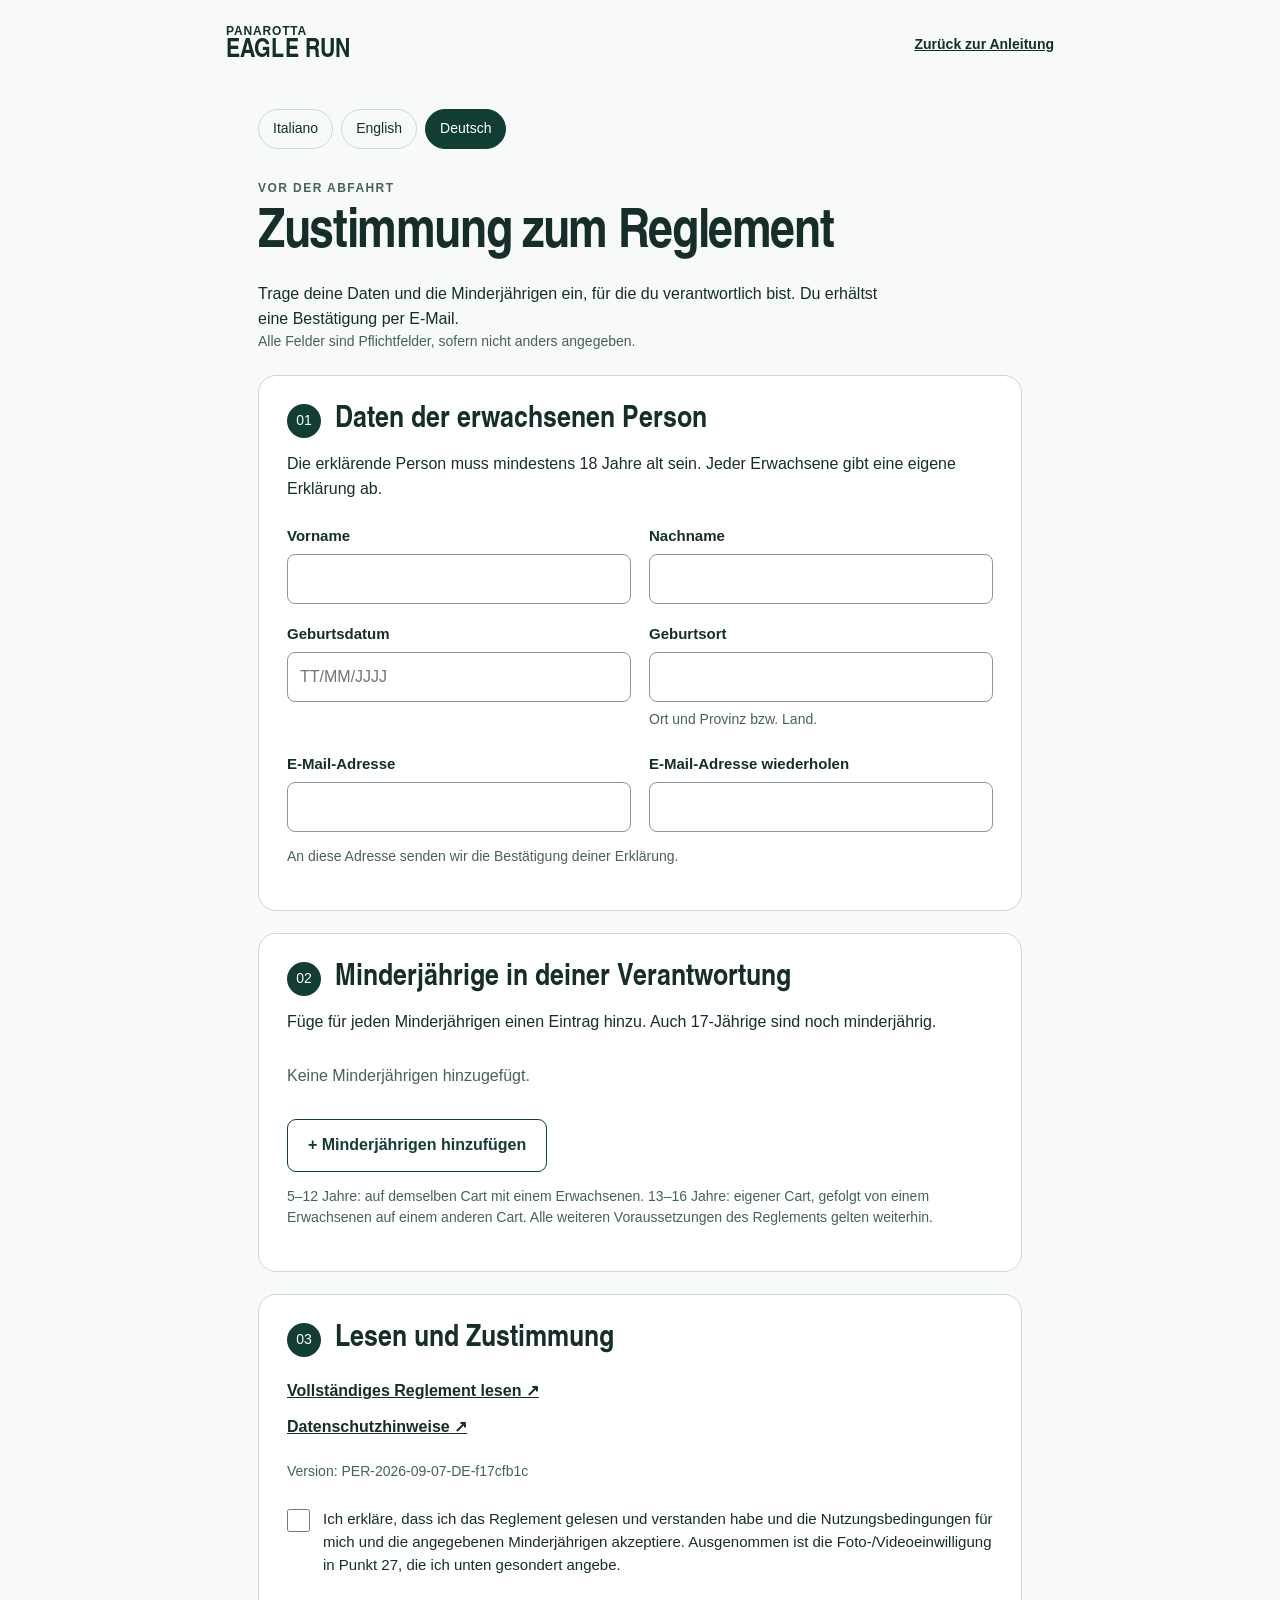
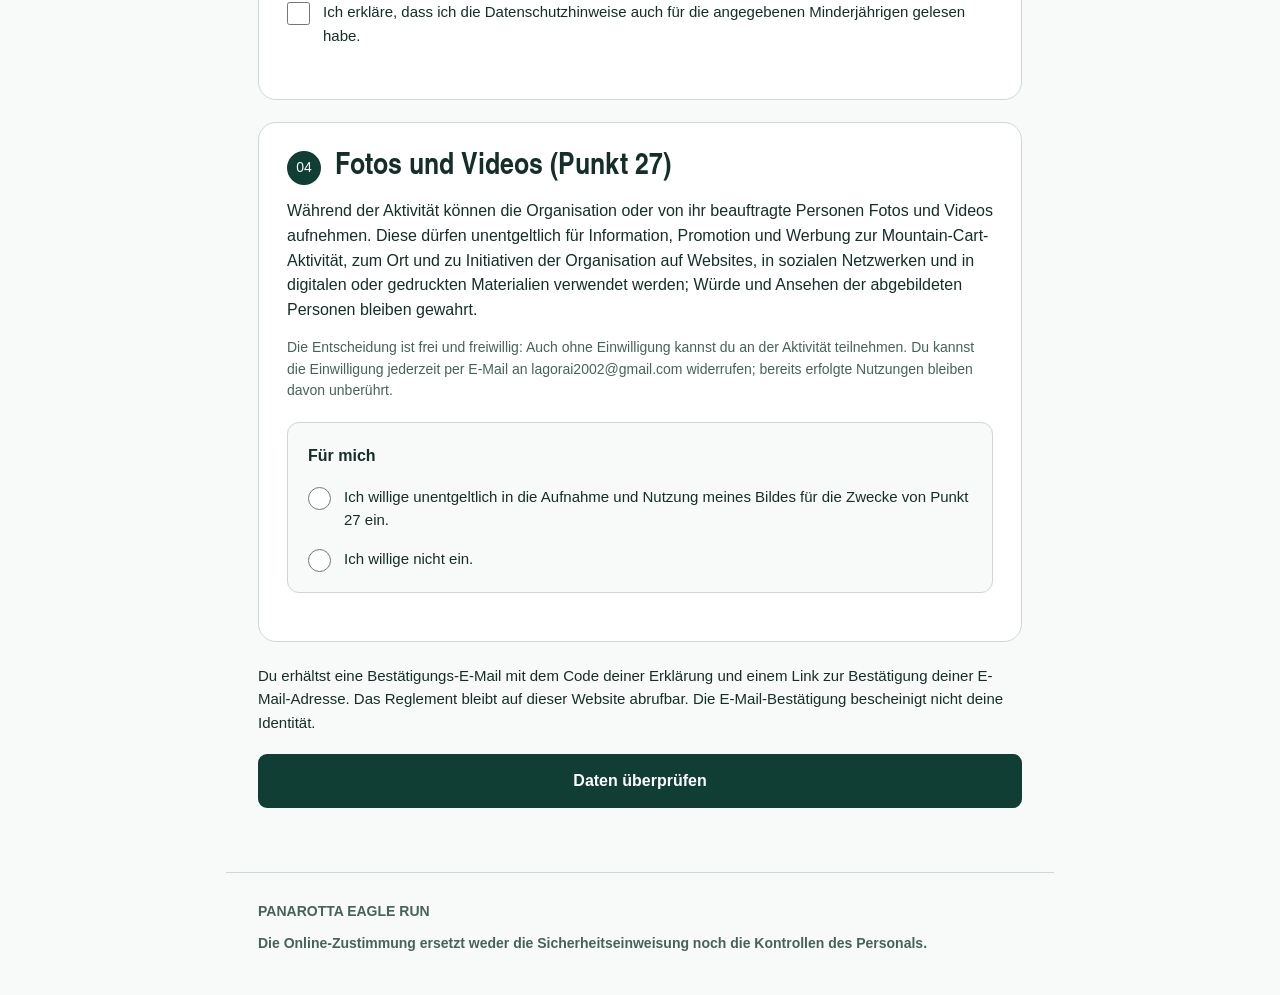
<file: accettazione-de.html>
<!doctype html><html lang="de"><head><meta charset="utf-8"><meta name="viewport" content="width=device-width,initial-scale=1"><meta name="robots" content="noindex,nofollow"><meta name="theme-color" content="#103e35"><title>Zustimmung zum Reglement | Panarotta Eagle Run</title><link rel="icon" href="assets/favicon.svg" type="image/svg+xml"><link rel="stylesheet" href="styles.css?v=20261125c"><link rel="stylesheet" href="registration.css?v=20261125c"><link rel="stylesheet" href="consent.css?v=20261125c"><link rel="stylesheet" href="mobile.css?v=20261125c"></head><body class="registration-page"><header class="masthead"><a class="brand" href="de.html"><span>PANAROTTA<strong>EAGLE RUN</strong></span></a><a class="return-link" href="de.html#accettazione">Zurück zur Anleitung</a></header><main class="form-main"><nav class="form-languages" aria-label="Lingua / Language / Sprache"><a href="accettazione-it.html" lang="it">Italiano</a><a href="accettazione-en.html" lang="en">English</a><a href="accettazione-de.html" lang="de" aria-current="page">Deutsch</a></nav><div class="eyebrow">VOR DER ABFAHRT</div><h1>Zustimmung zum Reglement</h1><p class="form-lead">Trage deine Daten und die Minderjährigen ein, für die du verantwortlich bist. Du erhältst eine Bestätigung per E-Mail.</p><div class="form-notice" id="availability" role="status">Die Online-Registrierung ist noch nicht aktiv. Bitte wende dich zur Zustimmung an das Personal.</div><noscript><p class="form-notice">Zum Ausfüllen ist JavaScript erforderlich. Das Reglement bleibt lesbar.</p></noscript><p class="required-note">Alle Felder sind Pflichtfelder, sofern nicht anders angegeben.</p>
<form id="acceptance-form" novalidate autocomplete="on">
<section class="form-panel"><div class="form-heading"><span>01</span><h2>Daten der erwachsenen Person</h2></div><p>Die erklärende Person muss mindestens 18 Jahre alt sein. Jeder Erwachsene gibt eine eigene Erklärung ab.</p><div class="form-grid"><label for="adult-firstName">Vorname<input id="adult-firstName" name="firstName" type="text" required autocomplete="given-name" maxlength="120" data-person-input disabled></label><label for="adult-lastName">Nachname<input id="adult-lastName" name="lastName" type="text" required autocomplete="family-name" maxlength="120" data-person-input disabled></label><label for="adult-birthDate">Geburtsdatum<input id="adult-birthDate" name="birthDate" type="text" inputmode="numeric" maxlength="10" placeholder="TT/MM/JJJJ" data-date required autocomplete="bday" data-person-input disabled></label><label for="adult-birthPlace">Geburtsort<input id="adult-birthPlace" name="birthPlace" type="text" required autocomplete="off" maxlength="120" data-person-input disabled><small>Ort und Provinz bzw. Land.</small></label></div><div class="form-grid"><label for="adult-email">E-Mail-Adresse<input id="adult-email" name="email" type="email" required autocomplete="email" maxlength="254" inputmode="email" autocapitalize="none" spellcheck="false" data-person-input disabled></label><label for="adult-emailConfirm">E-Mail-Adresse wiederholen<input id="adult-emailConfirm" name="emailConfirm" type="email" required autocomplete="off" maxlength="254" inputmode="email" autocapitalize="none" spellcheck="false" data-person-input disabled></label></div><p class="field-note">An diese Adresse senden wir die Bestätigung deiner Erklärung.</p></section>
<section class="form-panel"><div class="form-heading"><span>02</span><h2>Minderjährige in deiner Verantwortung</h2></div><p>Füge für jeden Minderjährigen einen Eintrag hinzu. Auch 17-Jährige sind noch minderjährig.</p><div id="minors-list"></div><p class="empty-minors" id="no-minors">Keine Minderjährigen hinzugefügt.</p><button type="button" class="secondary-button" id="add-minor">+ Minderjährigen hinzufügen</button><p class="field-note">5–12 Jahre: auf demselben Cart mit einem Erwachsenen. 13–16 Jahre: eigener Cart, gefolgt von einem Erwachsenen auf einem anderen Cart. Alle weiteren Voraussetzungen des Reglements gelten weiterhin.</p><label class="check-label" id="authority-label" hidden><input type="checkbox" id="authority" data-person-input disabled><span>Ich erkläre, dass ich berechtigt bin, diese Erklärung für die angegebenen Minderjährigen abzugeben und die im Reglement vorgesehene Verantwortung als erwachsene Begleitperson zu übernehmen.</span></label></section>
<section class="form-panel"><div class="form-heading"><span>03</span><h2>Lesen und Zustimmung</h2></div><div class="document-links"><a href="regolamento-de.html" target="_blank" rel="noopener">Vollständiges Reglement lesen ↗</a><a href="privacy-de.html" target="_blank" rel="noopener">Datenschutzhinweise ↗</a></div><p class="version-line" id="regulation-version"></p><label class="check-label"><input type="checkbox" id="terms" data-person-input disabled required><span>Ich erkläre, dass ich das Reglement gelesen und verstanden habe und die Nutzungsbedingungen für mich und die angegebenen Minderjährigen akzeptiere. Ausgenommen ist die Foto-/Videoeinwilligung in Punkt 27, die ich unten gesondert angebe.</span></label><label class="check-label"><input type="checkbox" id="privacy" data-person-input disabled required><span>Ich erkläre, dass ich die Datenschutzhinweise auch für die angegebenen Minderjährigen gelesen habe.</span></label></section>
<section class="form-panel photo-panel" id="photo-panel"><div class="form-heading"><span>04</span><h2>Fotos und Videos (Punkt 27)</h2></div><p>Während der Aktivität können die Organisation oder von ihr beauftragte Personen Fotos und Videos aufnehmen. Diese dürfen unentgeltlich für Information, Promotion und Werbung zur Mountain-Cart-Aktivität, zum Ort und zu Initiativen der Organisation auf Websites, in sozialen Netzwerken und in digitalen oder gedruckten Materialien verwendet werden; Würde und Ansehen der abgebildeten Personen bleiben gewahrt.</p><p class="field-note">Die Entscheidung ist frei und freiwillig: Auch ohne Einwilligung kannst du an der Aktivität teilnehmen. Du kannst die Einwilligung jederzeit per E-Mail an lagorai2002@gmail.com widerrufen; bereits erfolgte Nutzungen bleiben davon unberührt.</p><fieldset class="photo-choice" data-photo-for="adult"><legend>Für mich</legend><label class="check-label"><input type="radio" name="photo-adult" value="yes" required data-person-input disabled><span>Ich willige unentgeltlich in die Aufnahme und Nutzung meines Bildes für die Zwecke von Punkt 27 ein.</span></label><label class="check-label"><input type="radio" name="photo-adult" value="no" required data-person-input disabled><span>Ich willige nicht ein.</span></label></fieldset><div id="photo-minors"></div><p class="field-note" id="photo-minor-note" hidden>Für Minderjährige kann nur ein Elternteil oder eine sorgeberechtigte Person einwilligen.</p></section>
<div class="form-error" id="form-error" role="alert" hidden></div><div class="form-actions"><p>Du erhältst eine Bestätigungs-E-Mail mit dem Code deiner Erklärung und einem Link zur Bestätigung deiner E-Mail-Adresse. Das Reglement bleibt auf dieser Website abrufbar. Die E-Mail-Bestätigung bescheinigt nicht deine Identität.</p><button class="primary-button" type="submit" id="review-button" disabled>Daten überprüfen</button></div></form>
<section class="form-panel review-panel" id="review-panel" hidden tabindex="-1"><h2>Vor dem Bestätigen überprüfen</h2><div id="review-data"></div><p>Du erhältst eine Bestätigungs-E-Mail mit dem Code deiner Erklärung und einem Link zur Bestätigung deiner E-Mail-Adresse. Das Reglement bleibt auf dieser Website abrufbar. Die E-Mail-Bestätigung bescheinigt nicht deine Identität.</p><div class="review-actions"><button type="button" class="secondary-button" id="edit-button">Daten bearbeiten</button><button type="button" class="primary-button" id="send-button">Bestätigen und E-Mail erhalten</button></div><p id="send-error" class="form-error" role="alert" hidden></p></section>
<section class="form-panel result-panel" id="result-panel" tabindex="-1" hidden><h2>Erklärung erfasst, E-Mail noch zu bestätigen</h2><p>Code der Erklärung: <strong id="reference"></strong></p><p id="result-message" role="status"></p><button type="button" class="secondary-button" id="retry-button" hidden>E-Mail erneut senden</button></section></main>
<template id="minor-template"><fieldset class="minor-card"><legend>Minderjähriger <span class="minor-number"></span></legend><div class="minor-fields"><div class="form-grid"><label for="minor-TEMPLATE-firstName">Vorname<input id="minor-TEMPLATE-firstName" name="firstName" type="text" required autocomplete="off" maxlength="120" data-person-input disabled></label><label for="minor-TEMPLATE-lastName">Nachname<input id="minor-TEMPLATE-lastName" name="lastName" type="text" required autocomplete="off" maxlength="120" data-person-input disabled></label><label for="minor-TEMPLATE-birthDate">Geburtsdatum<input id="minor-TEMPLATE-birthDate" name="birthDate" type="text" inputmode="numeric" maxlength="10" placeholder="TT/MM/JJJJ" data-date required autocomplete="off" data-person-input disabled></label><label for="minor-TEMPLATE-birthPlace">Geburtsort<input id="minor-TEMPLATE-birthPlace" name="birthPlace" type="text" required autocomplete="off" maxlength="120" data-person-input disabled><small>Ort und Provinz bzw. Land.</small></label></div></div><label>Deine Funktion<select name="role" required data-person-input disabled><option value="">Auswählen</option><option value="parent">Elternteil</option><option value="guardian">Vormund</option><option value="authorized">Andere berechtigte erwachsene Person</option></select></label><button class="remove-minor" type="button">Entfernen</button></fieldset></template><footer><span>PANAROTTA EAGLE RUN</span><p>Die Online-Zustimmung ersetzt weder die Sicherheitseinweisung noch die Kontrollen des Personals.</p></footer><script src="config.js?v=20261125c"></script><script type="module" src="registration.js?v=20261125c"></script></body></html>
</file>
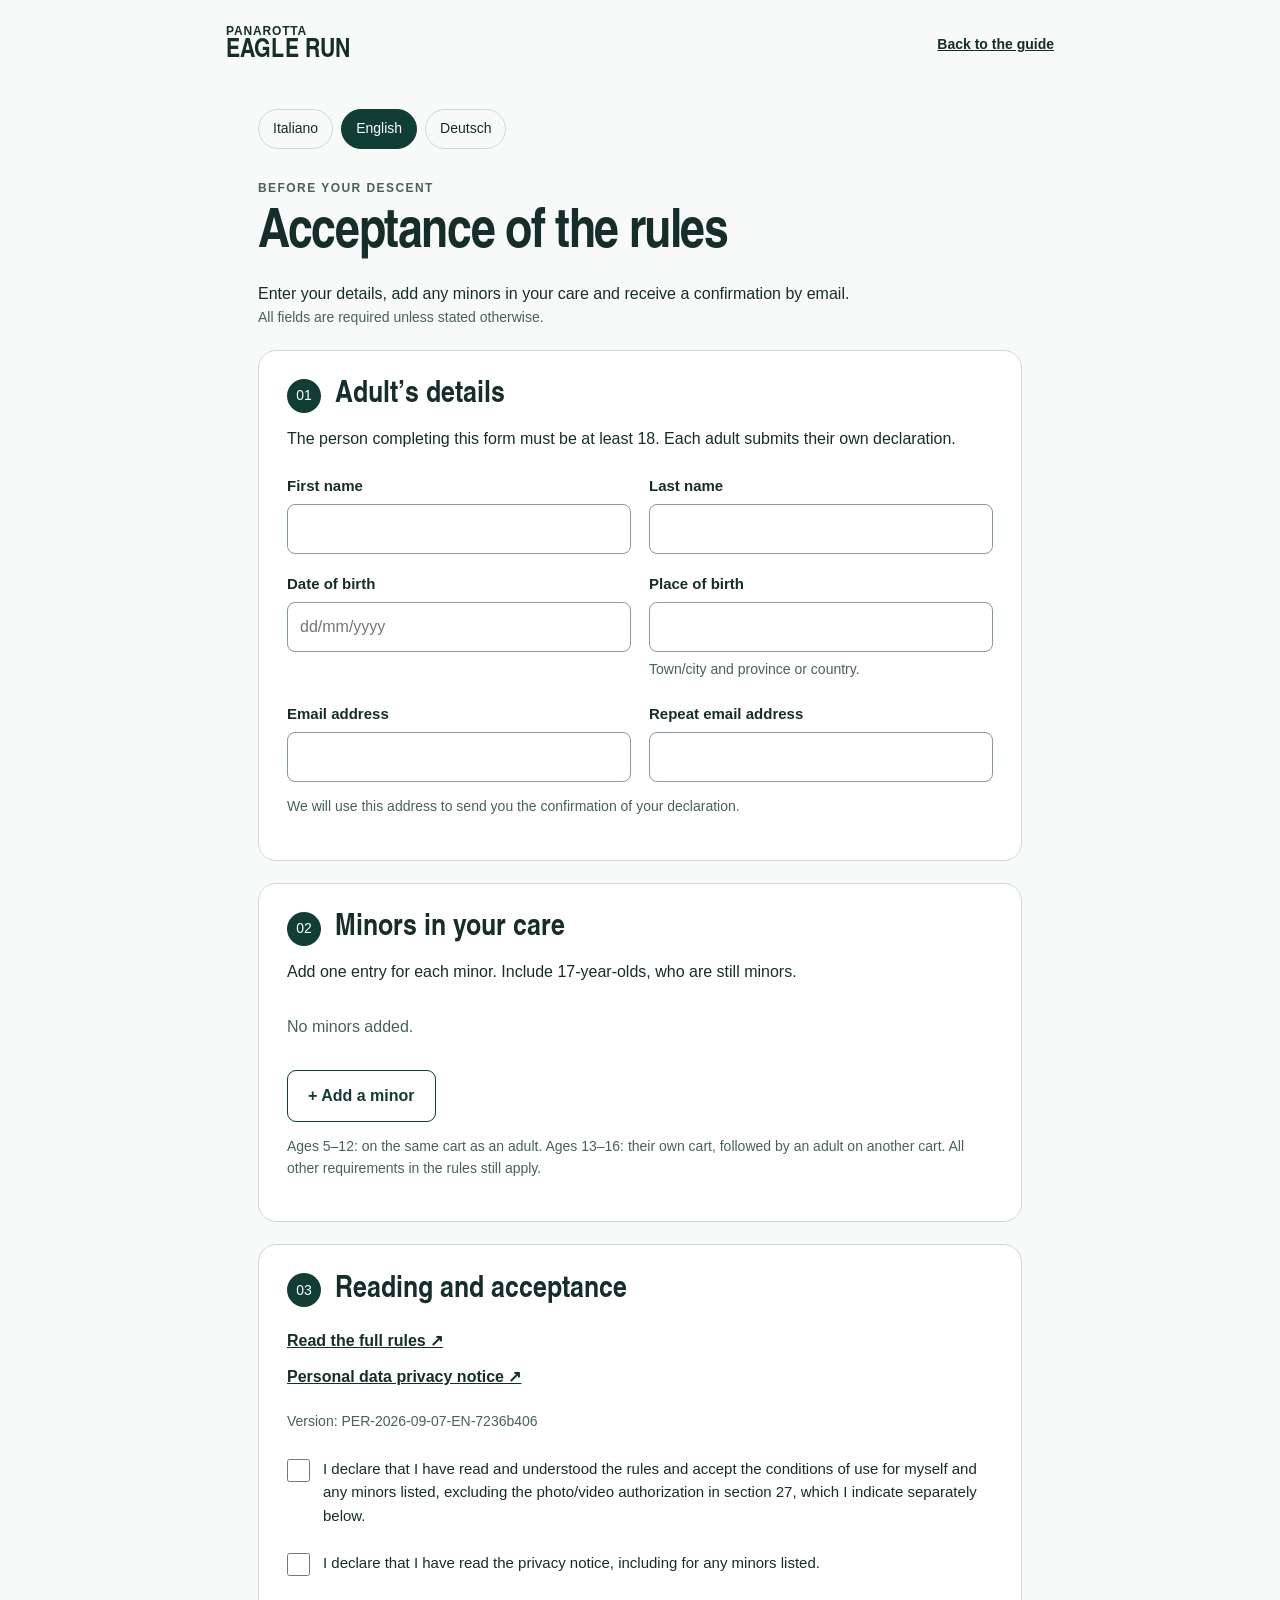
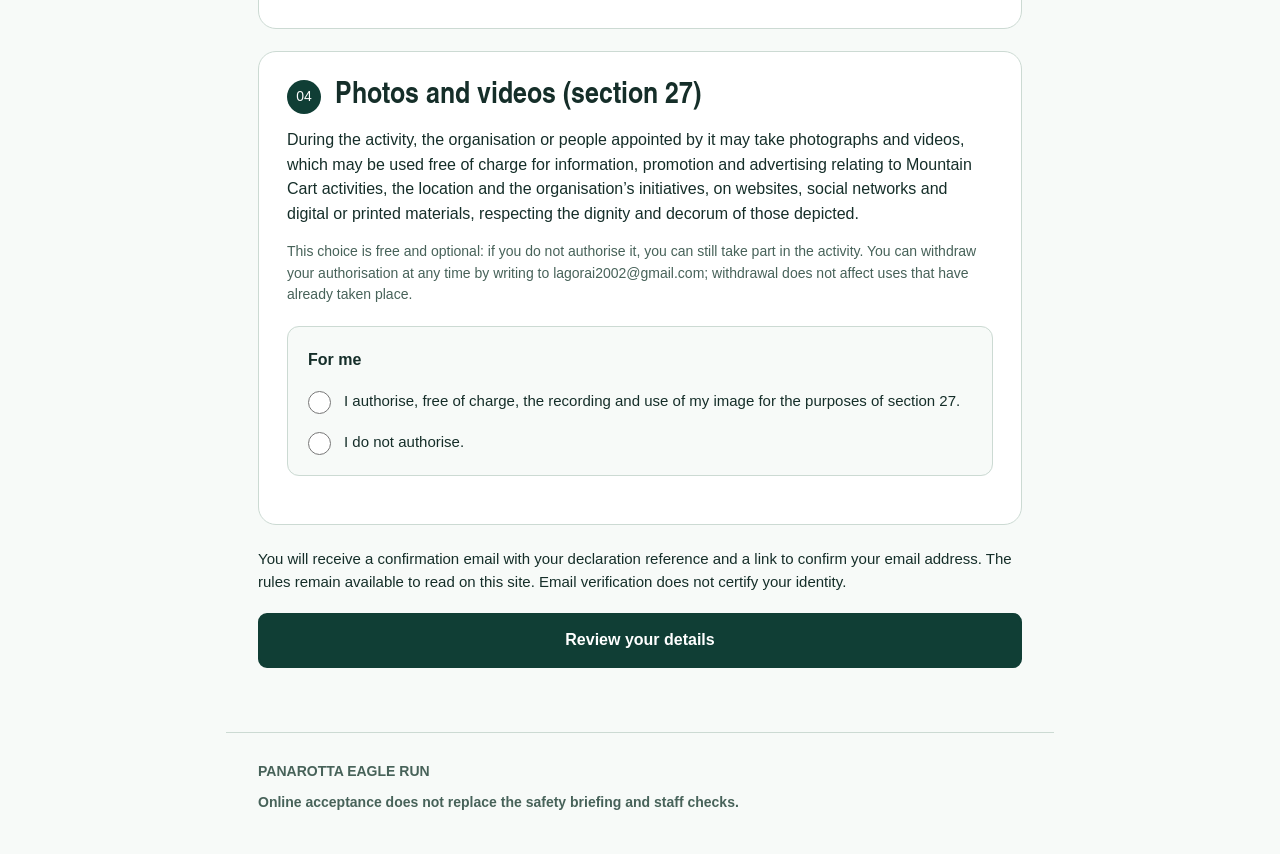
<file: accettazione-en.html>
<!doctype html><html lang="en"><head><meta charset="utf-8"><meta name="viewport" content="width=device-width,initial-scale=1"><meta name="robots" content="noindex,nofollow"><meta name="theme-color" content="#103e35"><title>Acceptance of the rules | Panarotta Eagle Run</title><link rel="icon" href="assets/favicon.svg" type="image/svg+xml"><link rel="stylesheet" href="styles.css?v=20261125c"><link rel="stylesheet" href="registration.css?v=20261125c"><link rel="stylesheet" href="consent.css?v=20261125c"><link rel="stylesheet" href="mobile.css?v=20261125c"></head><body class="registration-page"><header class="masthead"><a class="brand" href="en.html"><span>PANAROTTA<strong>EAGLE RUN</strong></span></a><a class="return-link" href="en.html#accettazione">Back to the guide</a></header><main class="form-main"><nav class="form-languages" aria-label="Lingua / Language / Sprache"><a href="accettazione-it.html" lang="it">Italiano</a><a href="accettazione-en.html" lang="en" aria-current="page">English</a><a href="accettazione-de.html" lang="de">Deutsch</a></nav><div class="eyebrow">BEFORE YOUR DESCENT</div><h1>Acceptance of the rules</h1><p class="form-lead">Enter your details, add any minors in your care and receive a confirmation by email.</p><div class="form-notice" id="availability" role="status">Online registration is not active yet. Please contact the staff to accept the rules.</div><noscript><p class="form-notice">JavaScript is required to complete this form. You can still read the rules.</p></noscript><p class="required-note">All fields are required unless stated otherwise.</p>
<form id="acceptance-form" novalidate autocomplete="on">
<section class="form-panel"><div class="form-heading"><span>01</span><h2>Adult’s details</h2></div><p>The person completing this form must be at least 18. Each adult submits their own declaration.</p><div class="form-grid"><label for="adult-firstName">First name<input id="adult-firstName" name="firstName" type="text" required autocomplete="given-name" maxlength="120" data-person-input disabled></label><label for="adult-lastName">Last name<input id="adult-lastName" name="lastName" type="text" required autocomplete="family-name" maxlength="120" data-person-input disabled></label><label for="adult-birthDate">Date of birth<input id="adult-birthDate" name="birthDate" type="text" inputmode="numeric" maxlength="10" placeholder="dd/mm/yyyy" data-date required autocomplete="bday" data-person-input disabled></label><label for="adult-birthPlace">Place of birth<input id="adult-birthPlace" name="birthPlace" type="text" required autocomplete="off" maxlength="120" data-person-input disabled><small>Town/city and province or country.</small></label></div><div class="form-grid"><label for="adult-email">Email address<input id="adult-email" name="email" type="email" required autocomplete="email" maxlength="254" inputmode="email" autocapitalize="none" spellcheck="false" data-person-input disabled></label><label for="adult-emailConfirm">Repeat email address<input id="adult-emailConfirm" name="emailConfirm" type="email" required autocomplete="off" maxlength="254" inputmode="email" autocapitalize="none" spellcheck="false" data-person-input disabled></label></div><p class="field-note">We will use this address to send you the confirmation of your declaration.</p></section>
<section class="form-panel"><div class="form-heading"><span>02</span><h2>Minors in your care</h2></div><p>Add one entry for each minor. Include 17-year-olds, who are still minors.</p><div id="minors-list"></div><p class="empty-minors" id="no-minors">No minors added.</p><button type="button" class="secondary-button" id="add-minor">+ Add a minor</button><p class="field-note">Ages 5–12: on the same cart as an adult. Ages 13–16: their own cart, followed by an adult on another cart. All other requirements in the rules still apply.</p><label class="check-label" id="authority-label" hidden><input type="checkbox" id="authority" data-person-input disabled><span>I declare that I am entitled to submit this declaration for the minors listed and to act as their responsible adult under the rules.</span></label></section>
<section class="form-panel"><div class="form-heading"><span>03</span><h2>Reading and acceptance</h2></div><div class="document-links"><a href="regolamento-en.html" target="_blank" rel="noopener">Read the full rules ↗</a><a href="privacy-en.html" target="_blank" rel="noopener">Personal data privacy notice ↗</a></div><p class="version-line" id="regulation-version"></p><label class="check-label"><input type="checkbox" id="terms" data-person-input disabled required><span>I declare that I have read and understood the rules and accept the conditions of use for myself and any minors listed, excluding the photo/video authorization in section 27, which I indicate separately below.</span></label><label class="check-label"><input type="checkbox" id="privacy" data-person-input disabled required><span>I declare that I have read the privacy notice, including for any minors listed.</span></label></section>
<section class="form-panel photo-panel" id="photo-panel"><div class="form-heading"><span>04</span><h2>Photos and videos (section 27)</h2></div><p>During the activity, the organisation or people appointed by it may take photographs and videos, which may be used free of charge for information, promotion and advertising relating to Mountain Cart activities, the location and the organisation’s initiatives, on websites, social networks and digital or printed materials, respecting the dignity and decorum of those depicted.</p><p class="field-note">This choice is free and optional: if you do not authorise it, you can still take part in the activity. You can withdraw your authorisation at any time by writing to lagorai2002@gmail.com; withdrawal does not affect uses that have already taken place.</p><fieldset class="photo-choice" data-photo-for="adult"><legend>For me</legend><label class="check-label"><input type="radio" name="photo-adult" value="yes" required data-person-input disabled><span>I authorise, free of charge, the recording and use of my image for the purposes of section 27.</span></label><label class="check-label"><input type="radio" name="photo-adult" value="no" required data-person-input disabled><span>I do not authorise.</span></label></fieldset><div id="photo-minors"></div><p class="field-note" id="photo-minor-note" hidden>For minors, authorisation may only be given by a parent or a person with parental responsibility.</p></section>
<div class="form-error" id="form-error" role="alert" hidden></div><div class="form-actions"><p>You will receive a confirmation email with your declaration reference and a link to confirm your email address. The rules remain available to read on this site. Email verification does not certify your identity.</p><button class="primary-button" type="submit" id="review-button" disabled>Review your details</button></div></form>
<section class="form-panel review-panel" id="review-panel" hidden tabindex="-1"><h2>Check before confirming</h2><div id="review-data"></div><p>You will receive a confirmation email with your declaration reference and a link to confirm your email address. The rules remain available to read on this site. Email verification does not certify your identity.</p><div class="review-actions"><button type="button" class="secondary-button" id="edit-button">Edit your details</button><button type="button" class="primary-button" id="send-button">Confirm and receive the email</button></div><p id="send-error" class="form-error" role="alert" hidden></p></section>
<section class="form-panel result-panel" id="result-panel" tabindex="-1" hidden><h2>Declaration recorded, email confirmation required</h2><p>Declaration reference: <strong id="reference"></strong></p><p id="result-message" role="status"></p><button type="button" class="secondary-button" id="retry-button" hidden>Retry sending email</button></section></main>
<template id="minor-template"><fieldset class="minor-card"><legend>Minor <span class="minor-number"></span></legend><div class="minor-fields"><div class="form-grid"><label for="minor-TEMPLATE-firstName">First name<input id="minor-TEMPLATE-firstName" name="firstName" type="text" required autocomplete="off" maxlength="120" data-person-input disabled></label><label for="minor-TEMPLATE-lastName">Last name<input id="minor-TEMPLATE-lastName" name="lastName" type="text" required autocomplete="off" maxlength="120" data-person-input disabled></label><label for="minor-TEMPLATE-birthDate">Date of birth<input id="minor-TEMPLATE-birthDate" name="birthDate" type="text" inputmode="numeric" maxlength="10" placeholder="dd/mm/yyyy" data-date required autocomplete="off" data-person-input disabled></label><label for="minor-TEMPLATE-birthPlace">Place of birth<input id="minor-TEMPLATE-birthPlace" name="birthPlace" type="text" required autocomplete="off" maxlength="120" data-person-input disabled><small>Town/city and province or country.</small></label></div></div><label>Your role<select name="role" required data-person-input disabled><option value="">Select</option><option value="parent">Parent</option><option value="guardian">Legal guardian</option><option value="authorized">Other duly authorized adult</option></select></label><button class="remove-minor" type="button">Remove</button></fieldset></template><footer><span>PANAROTTA EAGLE RUN</span><p>Online acceptance does not replace the safety briefing and staff checks.</p></footer><script src="config.js?v=20261125c"></script><script type="module" src="registration.js?v=20261125c"></script></body></html>
</file>
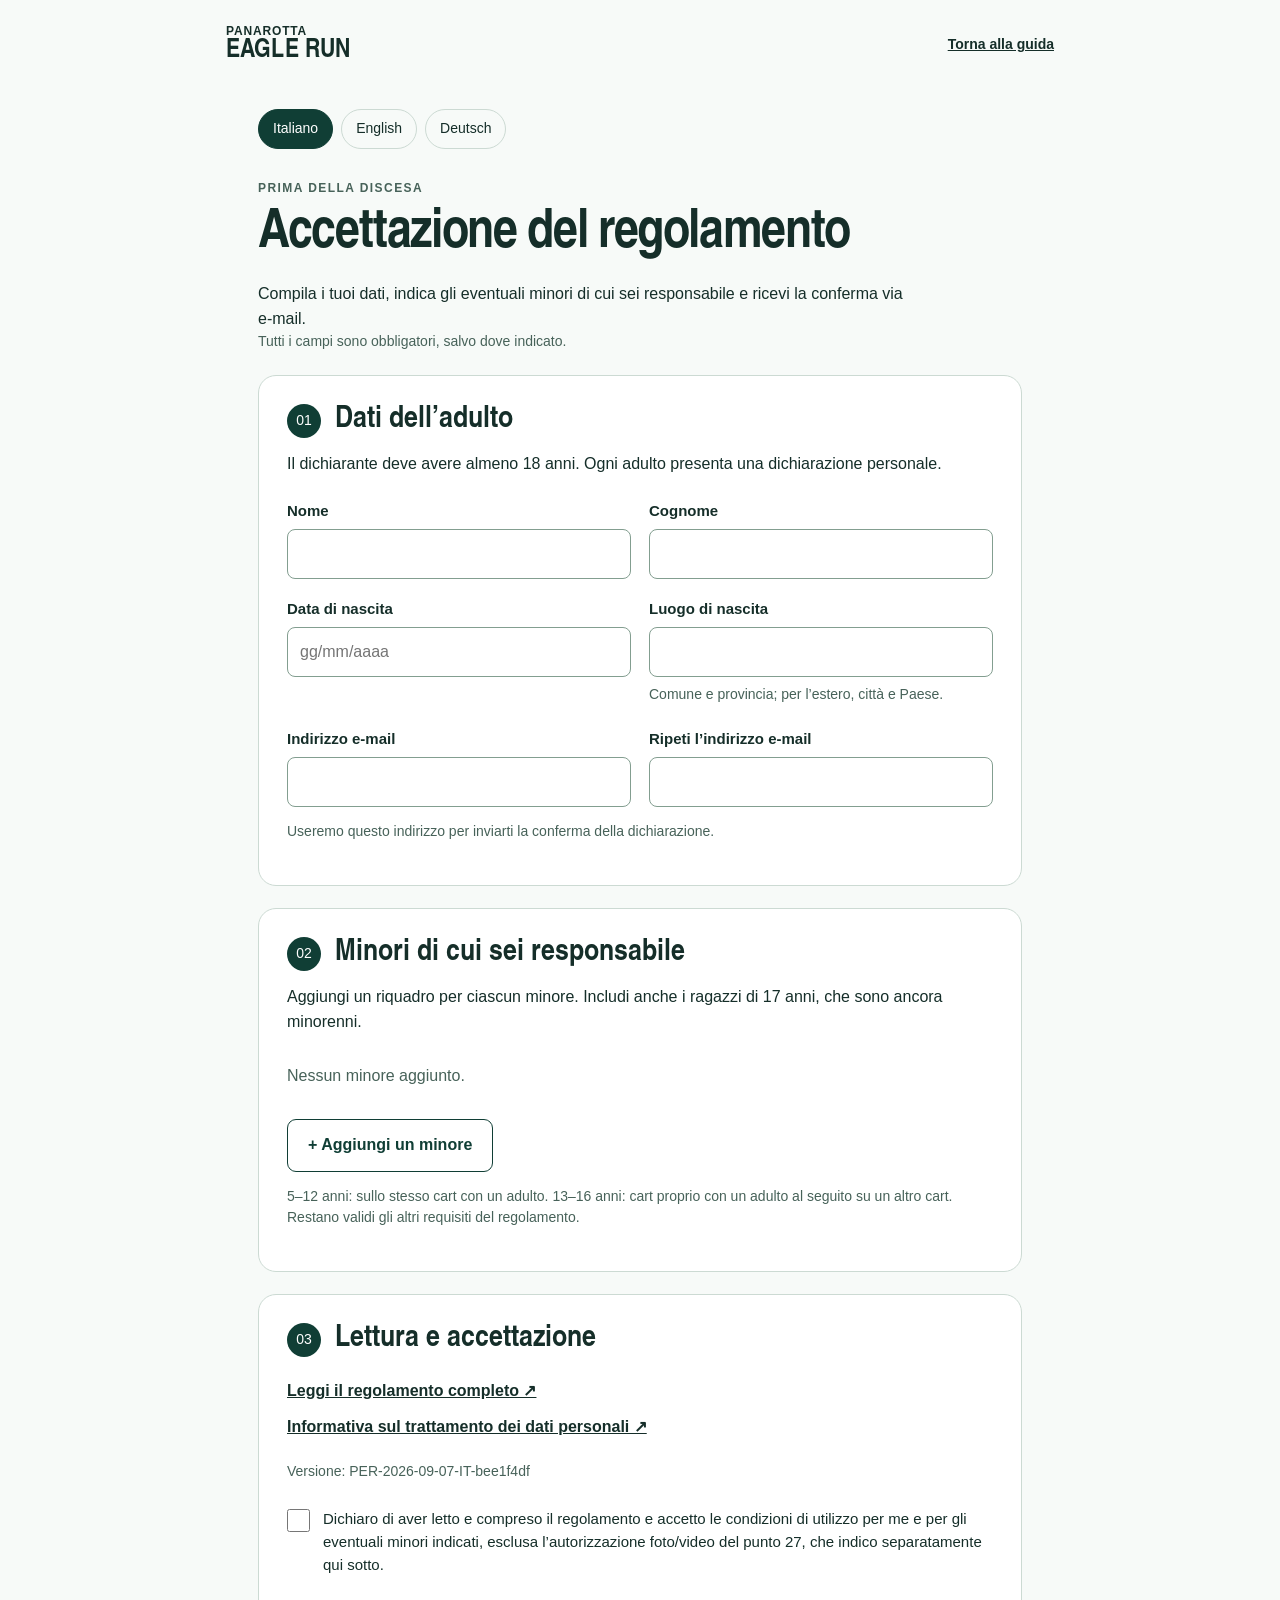
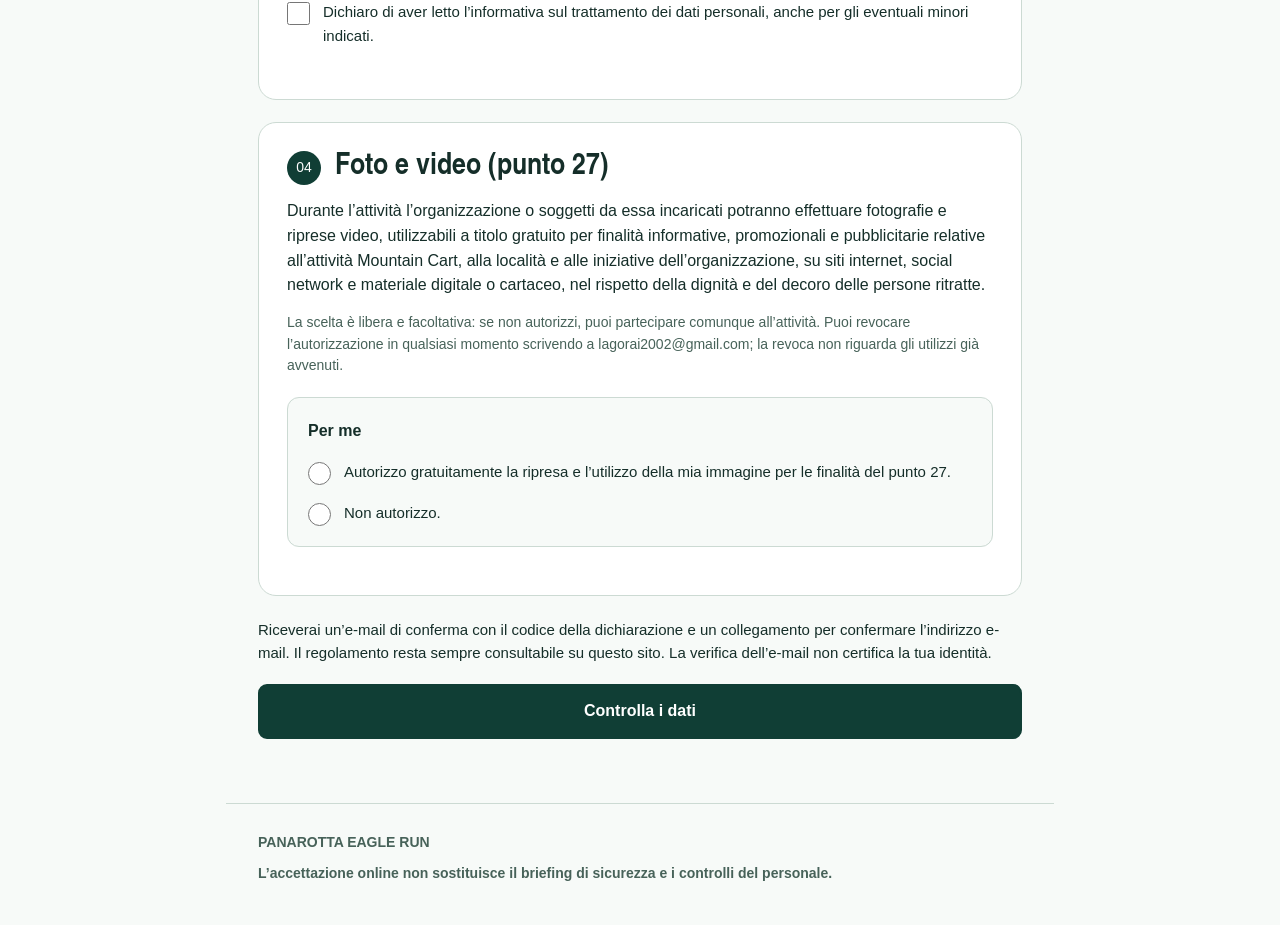
<file: accettazione-it.html>
<!doctype html><html lang="it"><head><meta charset="utf-8"><meta name="viewport" content="width=device-width,initial-scale=1"><meta name="robots" content="noindex,nofollow"><meta name="theme-color" content="#103e35"><title>Accettazione del regolamento | Panarotta Eagle Run</title><link rel="icon" href="assets/favicon.svg" type="image/svg+xml"><link rel="stylesheet" href="styles.css?v=20261125c"><link rel="stylesheet" href="registration.css?v=20261125c"><link rel="stylesheet" href="consent.css?v=20261125c"><link rel="stylesheet" href="mobile.css?v=20261125c"></head><body class="registration-page"><header class="masthead"><a class="brand" href="index.html"><span>PANAROTTA<strong>EAGLE RUN</strong></span></a><a class="return-link" href="index.html#accettazione">Torna alla guida</a></header><main class="form-main"><nav class="form-languages" aria-label="Lingua / Language / Sprache"><a href="accettazione-it.html" lang="it" aria-current="page">Italiano</a><a href="accettazione-en.html" lang="en">English</a><a href="accettazione-de.html" lang="de">Deutsch</a></nav><div class="eyebrow">PRIMA DELLA DISCESA</div><h1>Accettazione del regolamento</h1><p class="form-lead">Compila i tuoi dati, indica gli eventuali minori di cui sei responsabile e ricevi la conferma via e-mail.</p><div class="form-notice" id="availability" role="status">La registrazione online non è ancora attiva. Per l’accettazione del regolamento rivolgiti al personale.</div><noscript><p class="form-notice">Per compilare il modulo occorre attivare JavaScript. Il regolamento resta consultabile.</p></noscript><p class="required-note">Tutti i campi sono obbligatori, salvo dove indicato.</p>
<form id="acceptance-form" novalidate autocomplete="on">
<section class="form-panel"><div class="form-heading"><span>01</span><h2>Dati dell’adulto</h2></div><p>Il dichiarante deve avere almeno 18 anni. Ogni adulto presenta una dichiarazione personale.</p><div class="form-grid"><label for="adult-firstName">Nome<input id="adult-firstName" name="firstName" type="text" required autocomplete="given-name" maxlength="120" data-person-input disabled></label><label for="adult-lastName">Cognome<input id="adult-lastName" name="lastName" type="text" required autocomplete="family-name" maxlength="120" data-person-input disabled></label><label for="adult-birthDate">Data di nascita<input id="adult-birthDate" name="birthDate" type="text" inputmode="numeric" maxlength="10" placeholder="gg/mm/aaaa" data-date required autocomplete="bday" data-person-input disabled></label><label for="adult-birthPlace">Luogo di nascita<input id="adult-birthPlace" name="birthPlace" type="text" required autocomplete="off" maxlength="120" data-person-input disabled><small>Comune e provincia; per l’estero, città e Paese.</small></label></div><div class="form-grid"><label for="adult-email">Indirizzo e-mail<input id="adult-email" name="email" type="email" required autocomplete="email" maxlength="254" inputmode="email" autocapitalize="none" spellcheck="false" data-person-input disabled></label><label for="adult-emailConfirm">Ripeti l’indirizzo e-mail<input id="adult-emailConfirm" name="emailConfirm" type="email" required autocomplete="off" maxlength="254" inputmode="email" autocapitalize="none" spellcheck="false" data-person-input disabled></label></div><p class="field-note">Useremo questo indirizzo per inviarti la conferma della dichiarazione.</p></section>
<section class="form-panel"><div class="form-heading"><span>02</span><h2>Minori di cui sei responsabile</h2></div><p>Aggiungi un riquadro per ciascun minore. Includi anche i ragazzi di 17 anni, che sono ancora minorenni.</p><div id="minors-list"></div><p class="empty-minors" id="no-minors">Nessun minore aggiunto.</p><button type="button" class="secondary-button" id="add-minor">+ Aggiungi un minore</button><p class="field-note">5–12 anni: sullo stesso cart con un adulto. 13–16 anni: cart proprio con un adulto al seguito su un altro cart. Restano validi gli altri requisiti del regolamento.</p><label class="check-label" id="authority-label" hidden><input type="checkbox" id="authority" data-person-input disabled><span>Dichiaro di avere titolo a presentare questa dichiarazione per i minori indicati e di assumere il ruolo di adulto responsabile previsto dal regolamento.</span></label></section>
<section class="form-panel"><div class="form-heading"><span>03</span><h2>Lettura e accettazione</h2></div><div class="document-links"><a href="regolamento-it.html" target="_blank" rel="noopener">Leggi il regolamento completo ↗</a><a href="privacy-it.html" target="_blank" rel="noopener">Informativa sul trattamento dei dati personali ↗</a></div><p class="version-line" id="regulation-version"></p><label class="check-label"><input type="checkbox" id="terms" data-person-input disabled required><span>Dichiaro di aver letto e compreso il regolamento e accetto le condizioni di utilizzo per me e per gli eventuali minori indicati, esclusa l’autorizzazione foto/video del punto 27, che indico separatamente qui sotto.</span></label><label class="check-label"><input type="checkbox" id="privacy" data-person-input disabled required><span>Dichiaro di aver letto l’informativa sul trattamento dei dati personali, anche per gli eventuali minori indicati.</span></label></section>
<section class="form-panel photo-panel" id="photo-panel"><div class="form-heading"><span>04</span><h2>Foto e video (punto 27)</h2></div><p>Durante l’attività l’organizzazione o soggetti da essa incaricati potranno effettuare fotografie e riprese video, utilizzabili a titolo gratuito per finalità informative, promozionali e pubblicitarie relative all’attività Mountain Cart, alla località e alle iniziative dell’organizzazione, su siti internet, social network e materiale digitale o cartaceo, nel rispetto della dignità e del decoro delle persone ritratte.</p><p class="field-note">La scelta è libera e facoltativa: se non autorizzi, puoi partecipare comunque all’attività. Puoi revocare l’autorizzazione in qualsiasi momento scrivendo a lagorai2002@gmail.com; la revoca non riguarda gli utilizzi già avvenuti.</p><fieldset class="photo-choice" data-photo-for="adult"><legend>Per me</legend><label class="check-label"><input type="radio" name="photo-adult" value="yes" required data-person-input disabled><span>Autorizzo gratuitamente la ripresa e l’utilizzo della mia immagine per le finalità del punto 27.</span></label><label class="check-label"><input type="radio" name="photo-adult" value="no" required data-person-input disabled><span>Non autorizzo.</span></label></fieldset><div id="photo-minors"></div><p class="field-note" id="photo-minor-note" hidden>Per i minori l’autorizzazione può essere data solo dal genitore o da chi esercita la responsabilità genitoriale.</p></section>
<div class="form-error" id="form-error" role="alert" hidden></div><div class="form-actions"><p>Riceverai un’e-mail di conferma con il codice della dichiarazione e un collegamento per confermare l’indirizzo e-mail. Il regolamento resta sempre consultabile su questo sito. La verifica dell’e-mail non certifica la tua identità.</p><button class="primary-button" type="submit" id="review-button" disabled>Controlla i dati</button></div></form>
<section class="form-panel review-panel" id="review-panel" hidden tabindex="-1"><h2>Verifica prima di confermare</h2><div id="review-data"></div><p>Riceverai un’e-mail di conferma con il codice della dichiarazione e un collegamento per confermare l’indirizzo e-mail. Il regolamento resta sempre consultabile su questo sito. La verifica dell’e-mail non certifica la tua identità.</p><div class="review-actions"><button type="button" class="secondary-button" id="edit-button">Modifica i dati</button><button type="button" class="primary-button" id="send-button">Conferma e ricevi l’e-mail</button></div><p id="send-error" class="form-error" role="alert" hidden></p></section>
<section class="form-panel result-panel" id="result-panel" tabindex="-1" hidden><h2>Dichiarazione registrata, e-mail da confermare</h2><p>Codice della dichiarazione: <strong id="reference"></strong></p><p id="result-message" role="status"></p><button type="button" class="secondary-button" id="retry-button" hidden>Riprova invio e-mail</button></section></main>
<template id="minor-template"><fieldset class="minor-card"><legend>Minore <span class="minor-number"></span></legend><div class="minor-fields"><div class="form-grid"><label for="minor-TEMPLATE-firstName">Nome<input id="minor-TEMPLATE-firstName" name="firstName" type="text" required autocomplete="off" maxlength="120" data-person-input disabled></label><label for="minor-TEMPLATE-lastName">Cognome<input id="minor-TEMPLATE-lastName" name="lastName" type="text" required autocomplete="off" maxlength="120" data-person-input disabled></label><label for="minor-TEMPLATE-birthDate">Data di nascita<input id="minor-TEMPLATE-birthDate" name="birthDate" type="text" inputmode="numeric" maxlength="10" placeholder="gg/mm/aaaa" data-date required autocomplete="off" data-person-input disabled></label><label for="minor-TEMPLATE-birthPlace">Luogo di nascita<input id="minor-TEMPLATE-birthPlace" name="birthPlace" type="text" required autocomplete="off" maxlength="120" data-person-input disabled><small>Comune e provincia; per l’estero, città e Paese.</small></label></div></div><label>In qualità di<select name="role" required data-person-input disabled><option value="">Seleziona</option><option value="parent">Genitore</option><option value="guardian">Tutore</option><option value="authorized">Altro adulto avente titolo</option></select></label><button class="remove-minor" type="button">Rimuovi</button></fieldset></template><footer><span>PANAROTTA EAGLE RUN</span><p>L’accettazione online non sostituisce il briefing di sicurezza e i controlli del personale.</p></footer><script src="config.js?v=20261125c"></script><script type="module" src="registration.js?v=20261125c"></script></body></html>
</file>
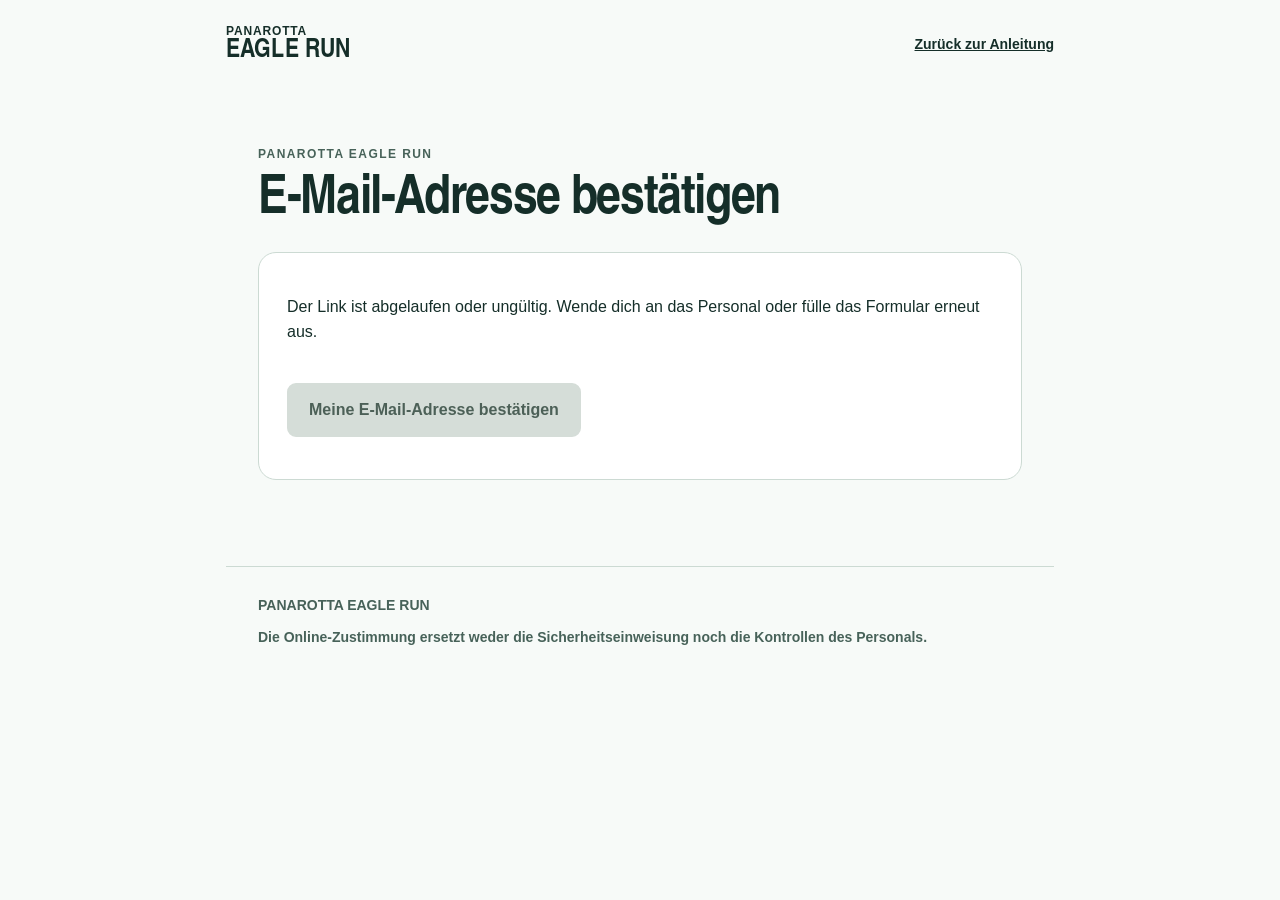
<file: conferma-de.html>
<!doctype html><html lang="de"><head><meta charset="utf-8"><meta name="viewport" content="width=device-width,initial-scale=1"><meta name="robots" content="noindex,nofollow"><meta name="theme-color" content="#103e35"><title>E-Mail-Adresse bestätigen | Panarotta Eagle Run</title><link rel="icon" href="assets/favicon.svg" type="image/svg+xml"><link rel="stylesheet" href="styles.css?v=20261125c"><link rel="stylesheet" href="registration.css?v=20261125c"><link rel="stylesheet" href="mobile.css?v=20261125c"></head><body class="registration-page"><header class="masthead"><a class="brand" href="de.html"><span>PANAROTTA<strong>EAGLE RUN</strong></span></a><a class="return-link" href="de.html#accettazione">Zurück zur Anleitung</a></header><main class="form-main confirmation"><div class="eyebrow">PANAROTTA EAGLE RUN</div><h1>E-Mail-Adresse bestätigen</h1><section class="form-panel"><p id="confirm-message">Drücke die Schaltfläche, um die E-Mail-Adresse deiner Erklärung zu bestätigen. Das Öffnen dieser Seite allein bestätigt sie nicht.</p><button type="button" class="primary-button" id="confirm-button">Meine E-Mail-Adresse bestätigen</button><p id="confirm-reference" class="field-note"></p><p id="confirm-error" class="form-error" hidden role="alert"></p></section></main><footer><span>PANAROTTA EAGLE RUN</span><p>Die Online-Zustimmung ersetzt weder die Sicherheitseinweisung noch die Kontrollen des Personals.</p></footer><script src="config.js?v=20261125c"></script><script type="module" src="confirmation.js?v=20261125c"></script></body></html>
</file>
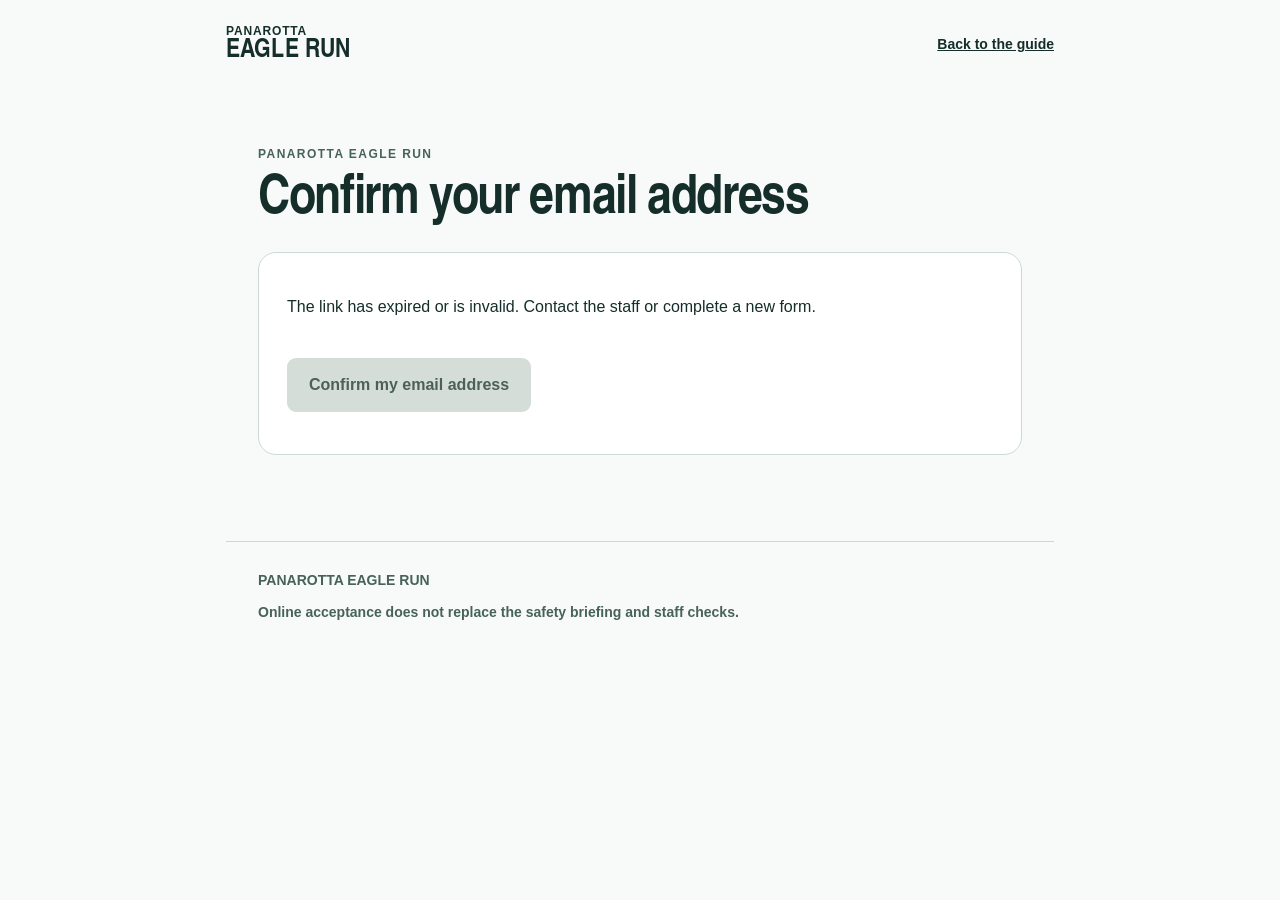
<file: conferma-en.html>
<!doctype html><html lang="en"><head><meta charset="utf-8"><meta name="viewport" content="width=device-width,initial-scale=1"><meta name="robots" content="noindex,nofollow"><meta name="theme-color" content="#103e35"><title>Confirm your email address | Panarotta Eagle Run</title><link rel="icon" href="assets/favicon.svg" type="image/svg+xml"><link rel="stylesheet" href="styles.css?v=20261125c"><link rel="stylesheet" href="registration.css?v=20261125c"><link rel="stylesheet" href="mobile.css?v=20261125c"></head><body class="registration-page"><header class="masthead"><a class="brand" href="en.html"><span>PANAROTTA<strong>EAGLE RUN</strong></span></a><a class="return-link" href="en.html#accettazione">Back to the guide</a></header><main class="form-main confirmation"><div class="eyebrow">PANAROTTA EAGLE RUN</div><h1>Confirm your email address</h1><section class="form-panel"><p id="confirm-message">Press the button to confirm the email address for your declaration. Simply opening this page does not confirm it.</p><button type="button" class="primary-button" id="confirm-button">Confirm my email address</button><p id="confirm-reference" class="field-note"></p><p id="confirm-error" class="form-error" hidden role="alert"></p></section></main><footer><span>PANAROTTA EAGLE RUN</span><p>Online acceptance does not replace the safety briefing and staff checks.</p></footer><script src="config.js?v=20261125c"></script><script type="module" src="confirmation.js?v=20261125c"></script></body></html>
</file>
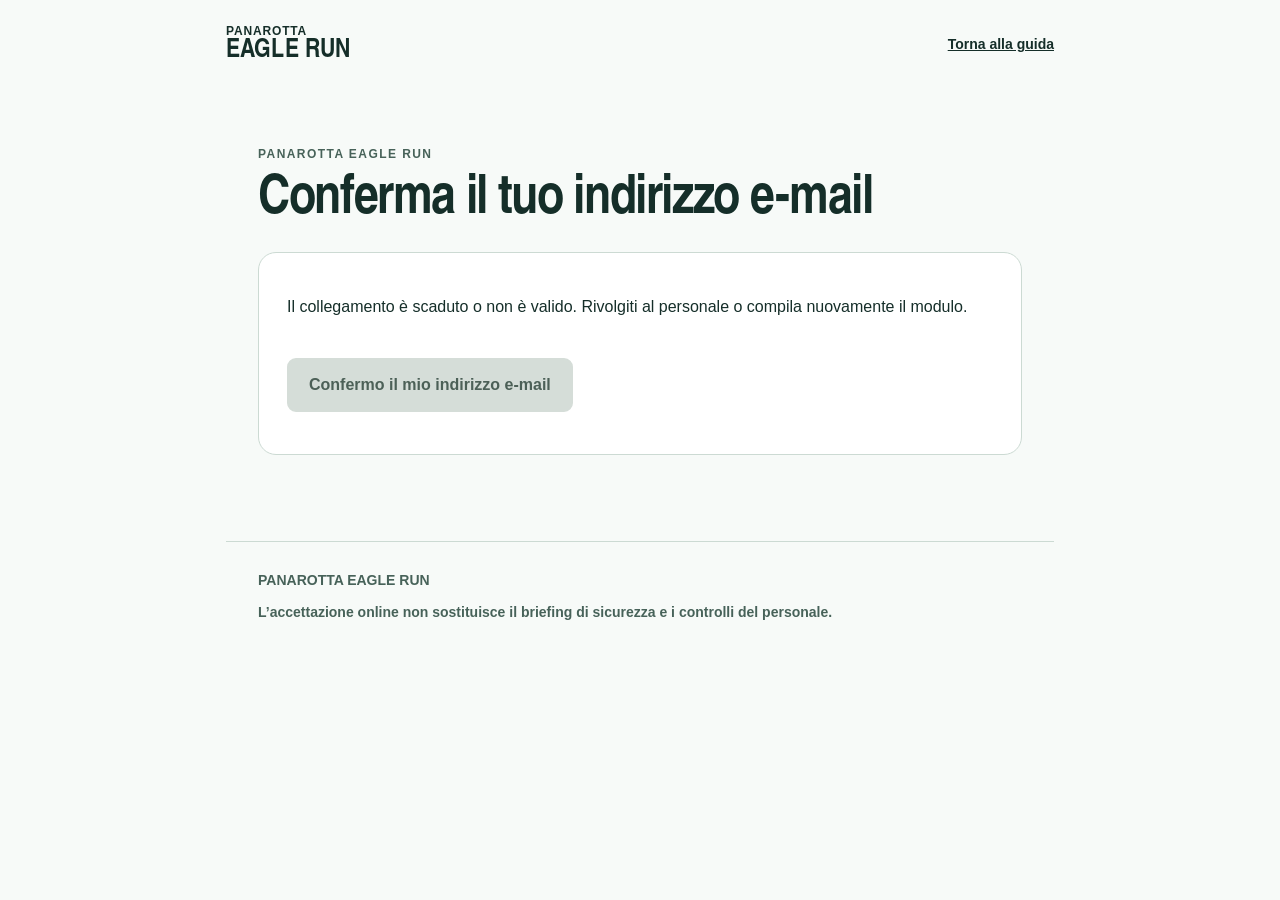
<file: conferma-it.html>
<!doctype html><html lang="it"><head><meta charset="utf-8"><meta name="viewport" content="width=device-width,initial-scale=1"><meta name="robots" content="noindex,nofollow"><meta name="theme-color" content="#103e35"><title>Conferma il tuo indirizzo e-mail | Panarotta Eagle Run</title><link rel="icon" href="assets/favicon.svg" type="image/svg+xml"><link rel="stylesheet" href="styles.css?v=20261125c"><link rel="stylesheet" href="registration.css?v=20261125c"><link rel="stylesheet" href="mobile.css?v=20261125c"></head><body class="registration-page"><header class="masthead"><a class="brand" href="index.html"><span>PANAROTTA<strong>EAGLE RUN</strong></span></a><a class="return-link" href="index.html#accettazione">Torna alla guida</a></header><main class="form-main confirmation"><div class="eyebrow">PANAROTTA EAGLE RUN</div><h1>Conferma il tuo indirizzo e-mail</h1><section class="form-panel"><p id="confirm-message">Premi il pulsante per confermare l’e-mail associata alla dichiarazione. Il semplice accesso a questa pagina non effettua la conferma.</p><button type="button" class="primary-button" id="confirm-button">Confermo il mio indirizzo e-mail</button><p id="confirm-reference" class="field-note"></p><p id="confirm-error" class="form-error" hidden role="alert"></p></section></main><footer><span>PANAROTTA EAGLE RUN</span><p>L’accettazione online non sostituisce il briefing di sicurezza e i controlli del personale.</p></footer><script src="config.js?v=20261125c"></script><script type="module" src="confirmation.js?v=20261125c"></script></body></html>
</file>
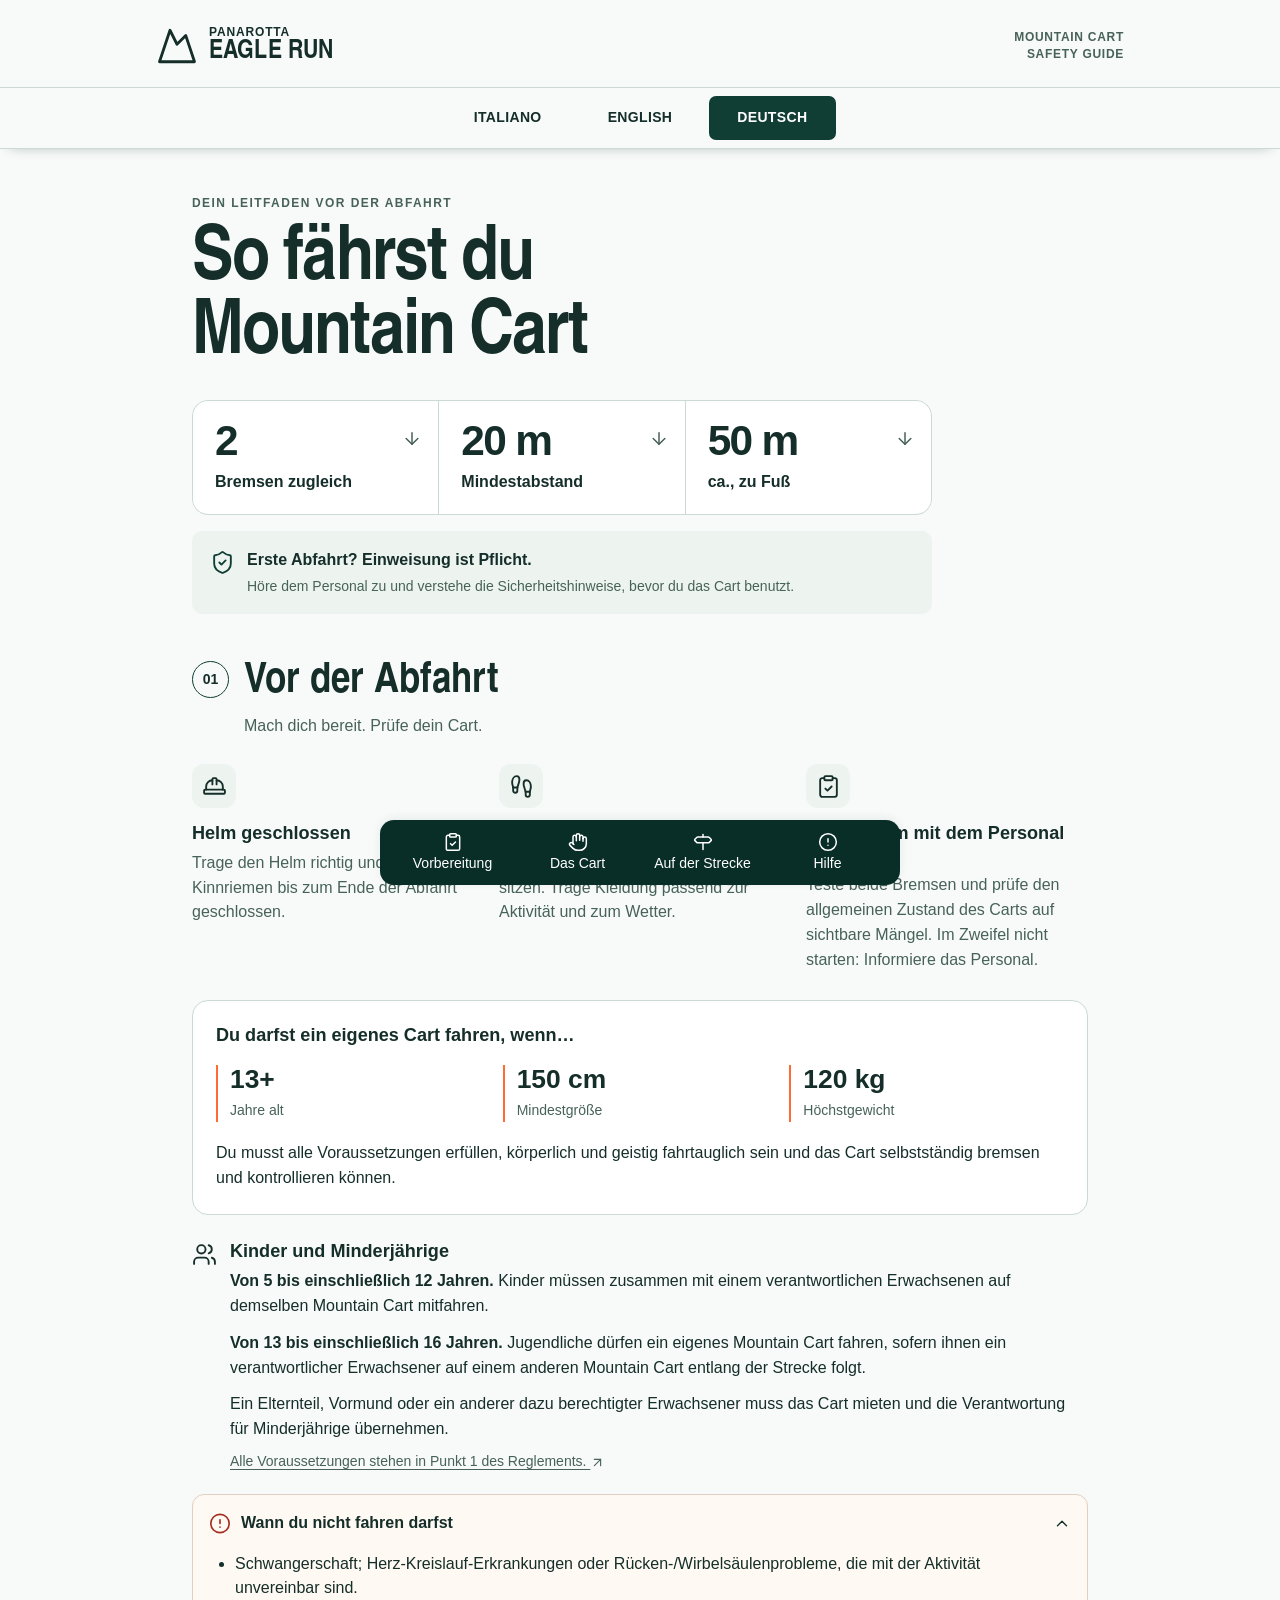
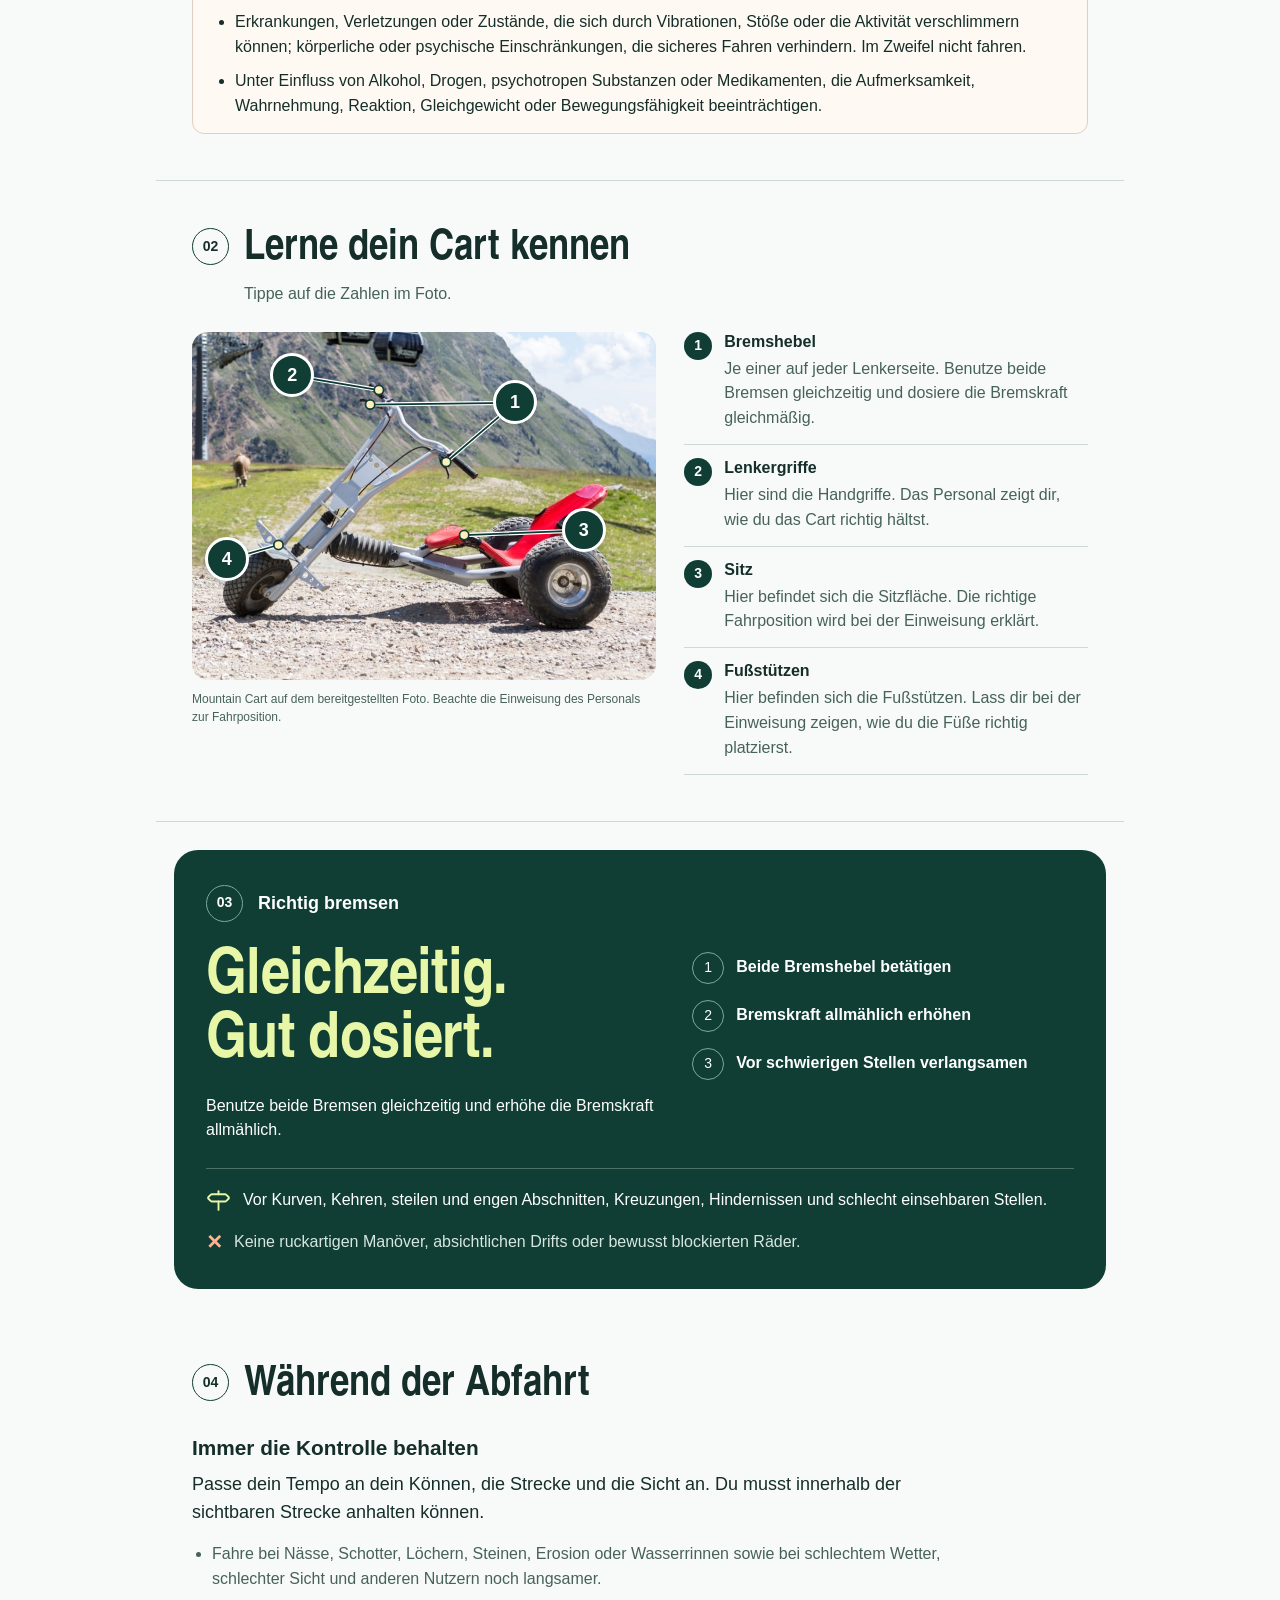
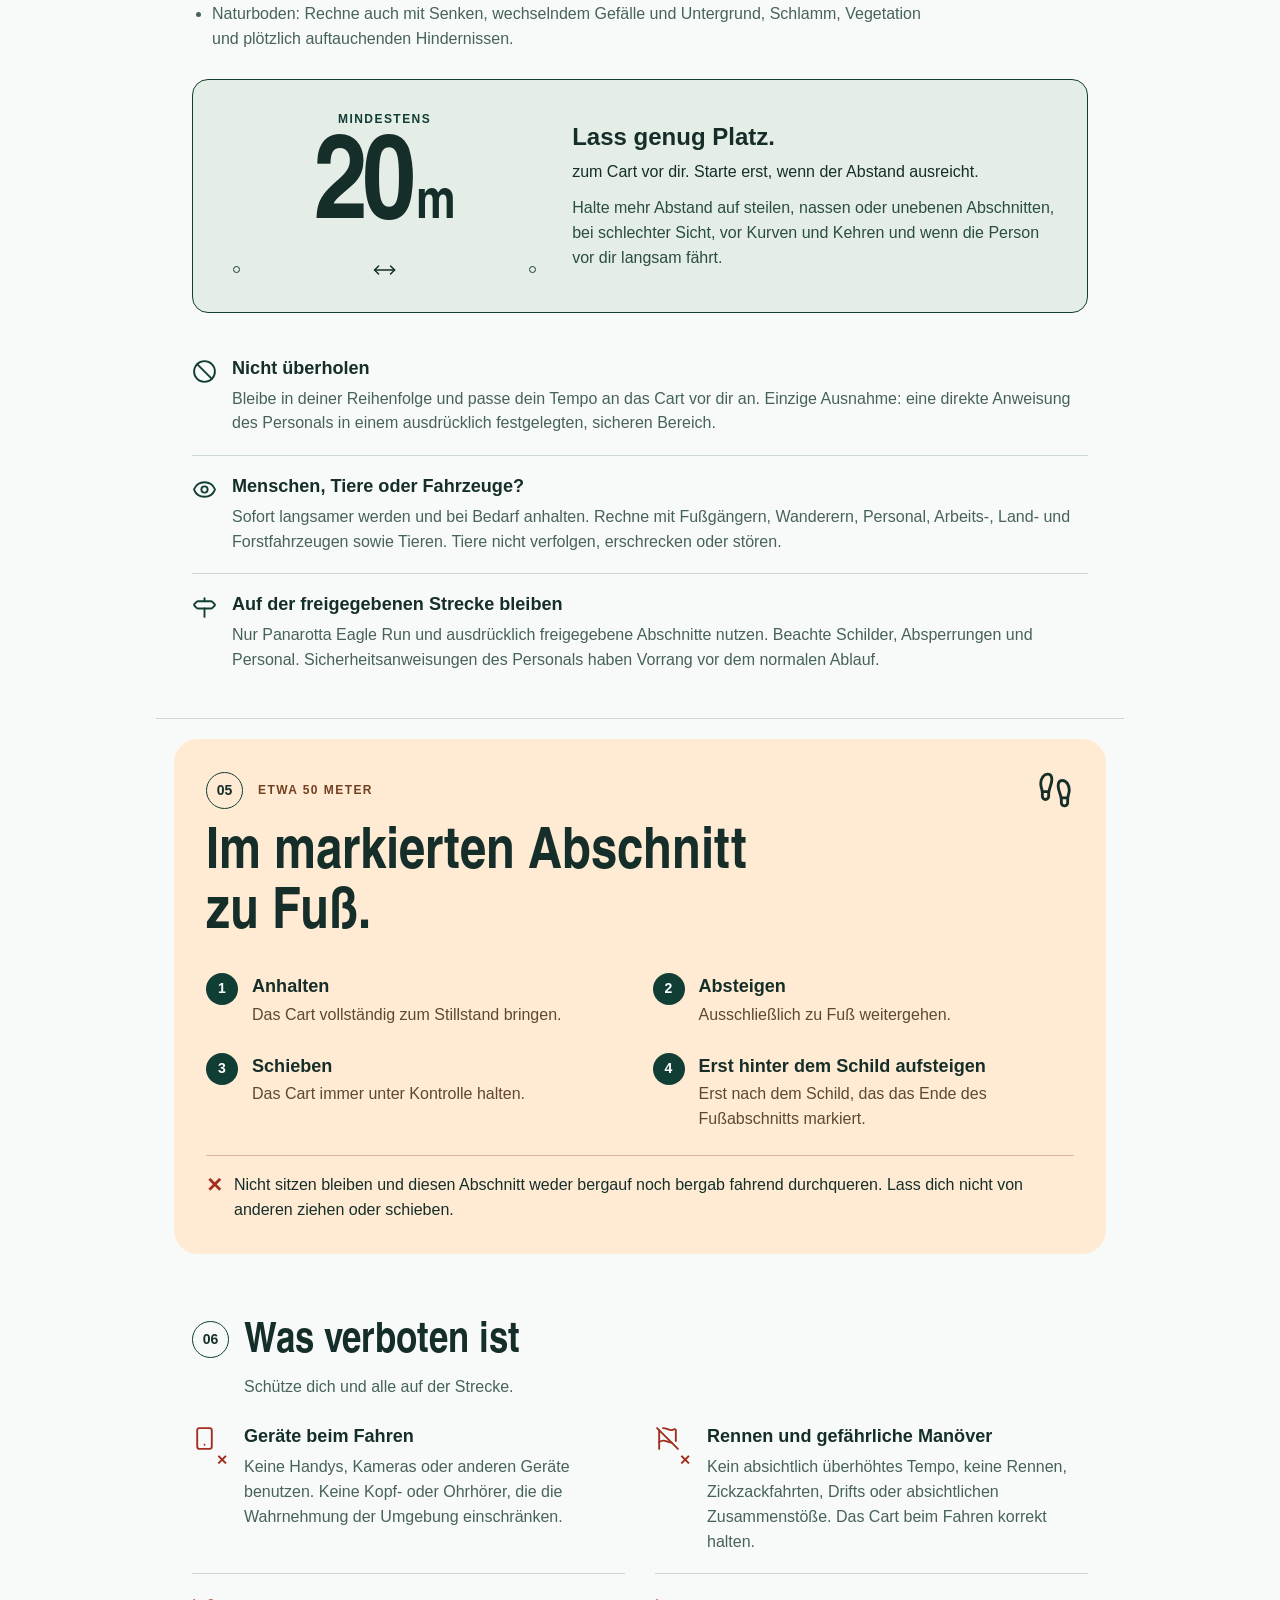
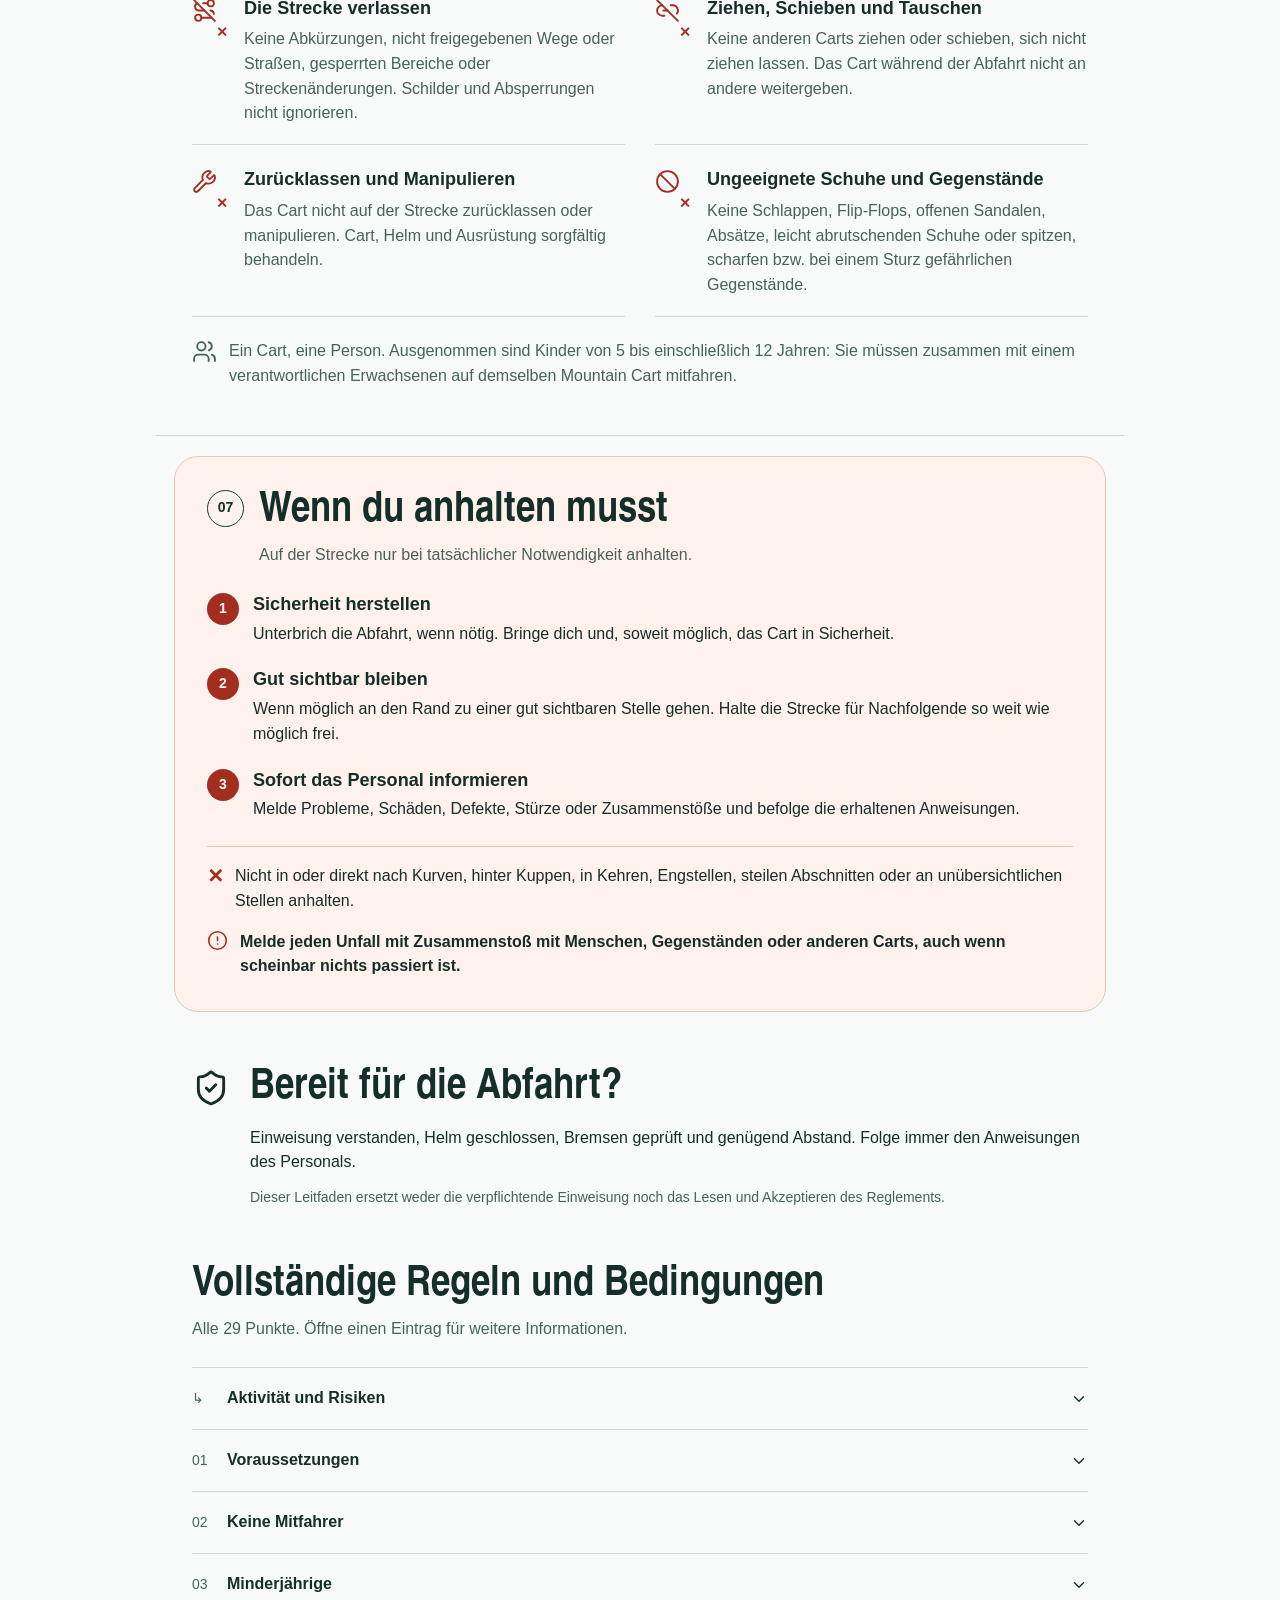
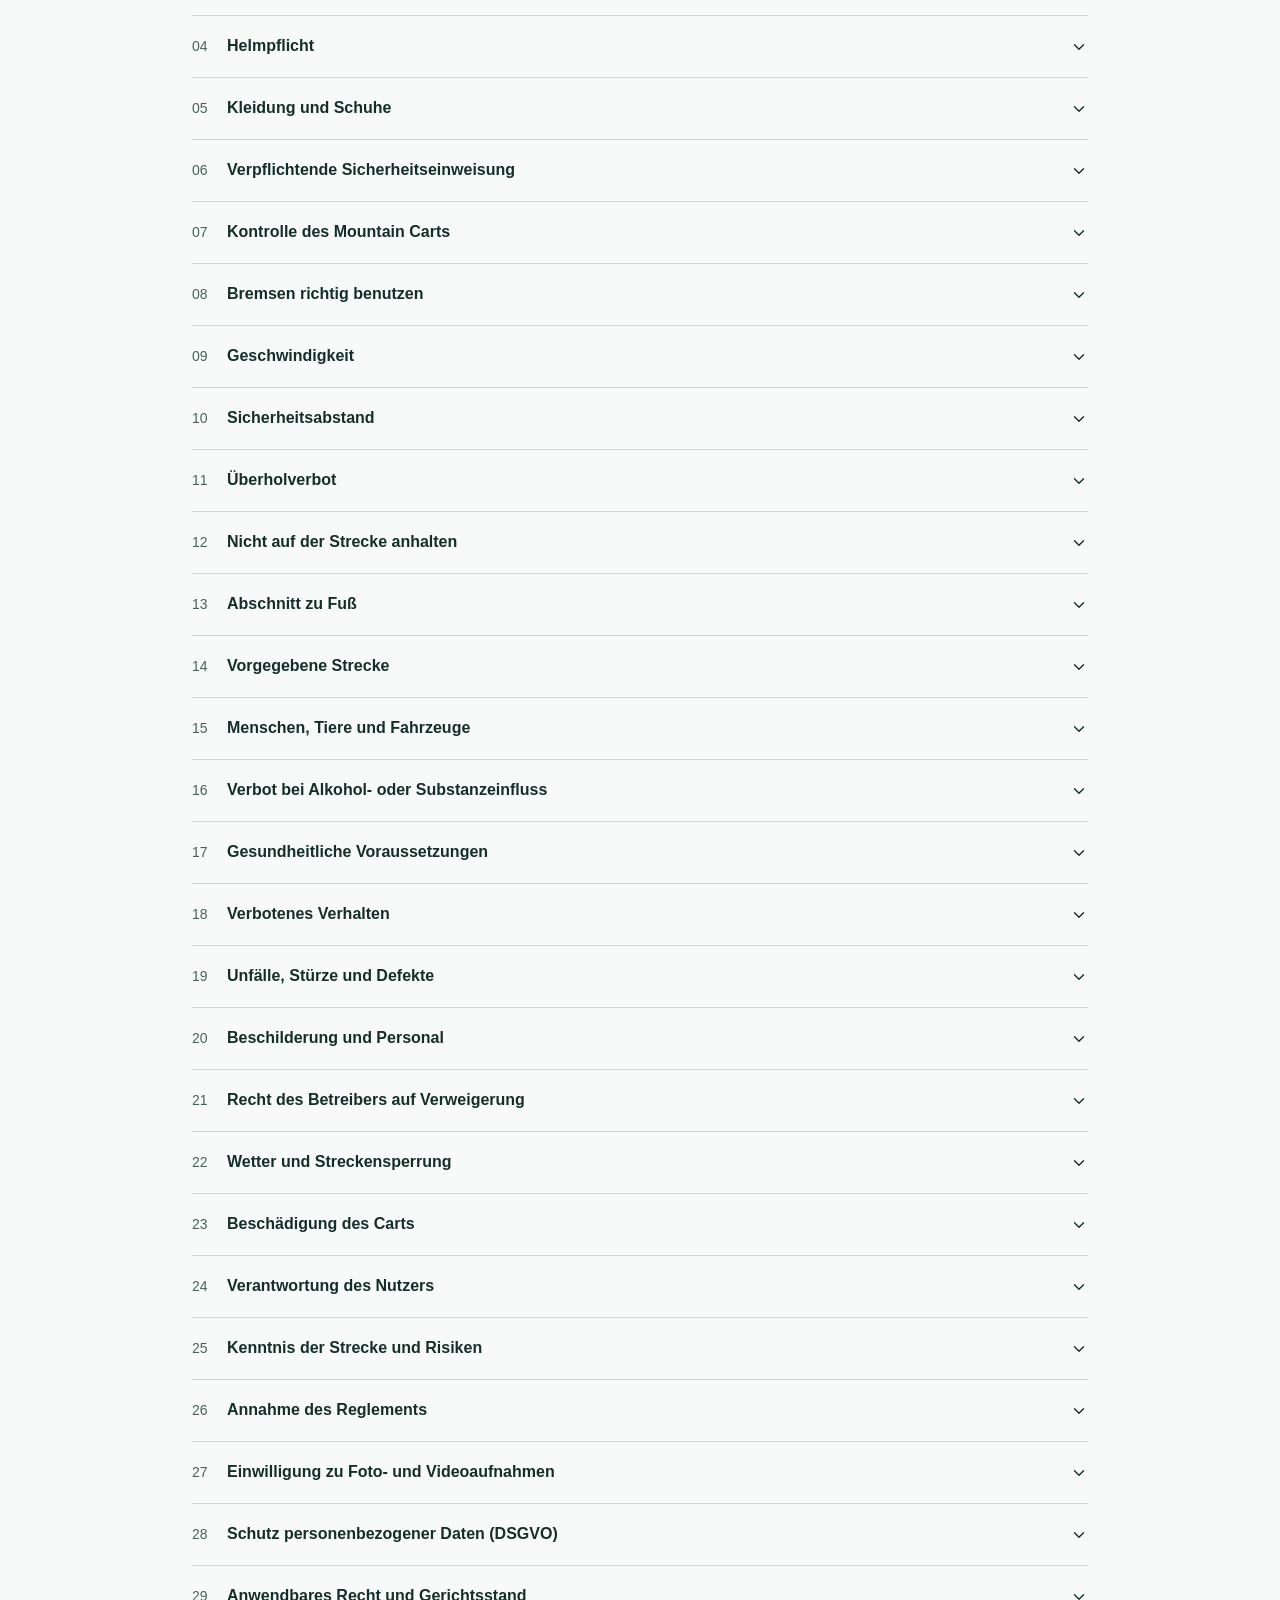
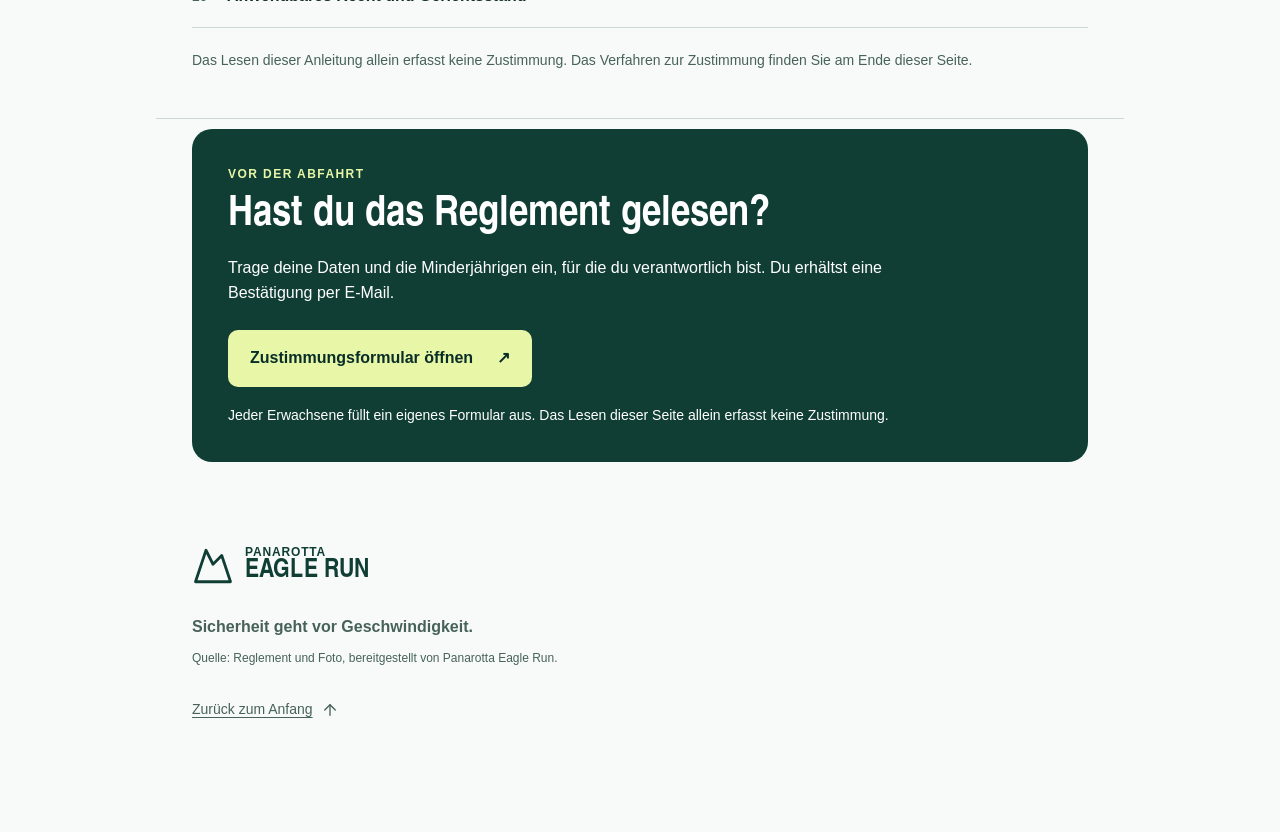
<file: de.html>
<!doctype html>
<html lang="de">
<head><meta charset="utf-8"><meta name="viewport" content="width=device-width,initial-scale=1,viewport-fit=cover"><meta name="theme-color" content="#103e35"><meta name="description" content="Die wichtigsten Hinweise der Panarotta Eagle Run: Vorbereitung, Bremsen, Abstand und Sicherheit. In drei Sprachen."><meta name="robots" content="noindex,nofollow"><title>So fährst du Mountain Cart | Panarotta Eagle Run</title><link rel="stylesheet" href="styles.css?v=20261125c"><link rel="stylesheet" href="registration.css?v=20261125c"><link rel="icon" href="assets/favicon.svg" type="image/svg+xml"><link rel="stylesheet" href="mobile.css?v=20261125c"></head>
<body id="top"><a class="skip-link" href="#before">Zu den Anweisungen</a>
<header class="masthead"><a href="de.html" class="brand" aria-label="Panarotta Eagle Run"><svg class="icon" viewBox="0 0 24 24" fill="none" stroke="currentColor" stroke-width="1.8" stroke-linecap="round" stroke-linejoin="round" aria-hidden="true"><path d="m8 3 4 8 5-5 5 15H2L8 3z"/></svg><span>PANAROTTA<strong>EAGLE RUN</strong></span></a><span class="masthead-label">MOUNTAIN CART<br>SAFETY GUIDE</span></header>
<div class="language-bar"><nav class="languages" aria-label="Italiano | English | Deutsch"><a lang="it" hreflang="it" href="index.html">ITALIANO</a><a lang="en" hreflang="en" href="en.html">ENGLISH</a><a lang="de" hreflang="de" href="de.html" aria-current="page">DEUTSCH</a></nav></div>
<main>
<section class="intro"><div class="eyebrow">DEIN LEITFADEN VOR DER ABFAHRT</div><h1>So fährst du<br>Mountain Cart</h1><div class="quick-rules"><a href="#brakes"><strong>2</strong><span>Bremsen zugleich</span><svg class="icon" viewBox="0 0 24 24" fill="none" stroke="currentColor" stroke-width="1.8" stroke-linecap="round" stroke-linejoin="round" aria-hidden="true"><path d="M12 5v14"/><path d="m19 12-7 7-7-7"/></svg></a><a href="#distance"><strong>20 m</strong><span>Mindest&shy;abstand</span><svg class="icon" viewBox="0 0 24 24" fill="none" stroke="currentColor" stroke-width="1.8" stroke-linecap="round" stroke-linejoin="round" aria-hidden="true"><path d="M12 5v14"/><path d="m19 12-7 7-7-7"/></svg></a><a href="#walk"><strong>50 m</strong><span>ca., zu Fuß</span><svg class="icon" viewBox="0 0 24 24" fill="none" stroke="currentColor" stroke-width="1.8" stroke-linecap="round" stroke-linejoin="round" aria-hidden="true"><path d="M12 5v14"/><path d="m19 12-7 7-7-7"/></svg></a></div><a class="briefing" href="#before"><svg class="icon" viewBox="0 0 24 24" fill="none" stroke="currentColor" stroke-width="1.8" stroke-linecap="round" stroke-linejoin="round" aria-hidden="true"><path d="M20 13c0 5-3.5 7.5-7.66 8.95a1 1 0 0 1-.67-.01C7.5 20.5 4 18 4 13V6a1 1 0 0 1 1-1c2 0 4.5-1.2 6.24-2.72a1.17 1.17 0 0 1 1.52 0C14.51 3.81 17 5 19 5a1 1 0 0 1 1 1z"/><path d="m9 12 2 2 4-4"/></svg><span><strong>Erste Abfahrt? Einweisung ist Pflicht.</strong><span>Höre dem Personal zu und verstehe die Sicherheitshinweise, bevor du das Cart benutzt.</span></span></a></section>

<section id="before" class="section" data-source="1 2 3 4 5 6 7 16 17 26"><div class="section-heading"><span class="section-number">01</span><div><h2>Vor der Abfahrt</h2><p>Mach dich bereit. Prüfe dein Cart.</p></div></div>
<div class="checklist "><article class="check-row"><span class="icon-tile"><svg class="icon" viewBox="0 0 24 24" fill="none" stroke="currentColor" stroke-width="1.8" stroke-linecap="round" stroke-linejoin="round" aria-hidden="true"><path d="M10 10V5a1 1 0 0 1 1-1h2a1 1 0 0 1 1 1v5"/><path d="M14 6a6 6 0 0 1 6 6v3"/><path d="M4 15v-3a6 6 0 0 1 6-6"/><rect x="2" y="15" width="20" height="4" rx="1"/></svg></span><div><h3>Helm geschlossen</h3><p>Trage den Helm richtig und halte den Kinnriemen bis zum Ende der Abfahrt geschlossen.</p></div><span class="tick" aria-hidden="true">✓</span></article><article class="check-row"><span class="icon-tile"><svg class="icon" viewBox="0 0 24 24" fill="none" stroke="currentColor" stroke-width="1.8" stroke-linecap="round" stroke-linejoin="round" aria-hidden="true"><path d="M4 16v-2.38C4 11.5 2.97 10.5 3 8c.03-2.72 1.49-6 4.5-6C9.37 2 10 3.8 10 5.5c0 3.11-2 5.66-2 8.68V16a2 2 0 1 1-4 0Z"/><path d="M20 20v-2.38c0-2.12 1.03-3.12 1-5.62-.03-2.72-1.49-6-4.5-6C14.63 6 14 7.8 14 9.5c0 3.11 2 5.66 2 8.68V20a2 2 0 1 0 4 0Z"/><path d="M16 17h4"/><path d="M4 13h4"/></svg></span><div><h3>Feste, geschlossene Schuhe</h3><p>Die Schuhe müssen sicher am Fuß sitzen. Trage Kleidung passend zur Aktivität und zum Wetter.</p></div><span class="tick" aria-hidden="true">✓</span></article><article class="check-row"><span class="icon-tile"><svg class="icon" viewBox="0 0 24 24" fill="none" stroke="currentColor" stroke-width="1.8" stroke-linecap="round" stroke-linejoin="round" aria-hidden="true"><rect width="8" height="4" x="8" y="2" rx="1" ry="1"/><path d="M16 4h2a2 2 0 0 1 2 2v14a2 2 0 0 1-2 2H6a2 2 0 0 1-2-2V6a2 2 0 0 1 2-2h2"/><path d="m9 14 2 2 4-4"/></svg></span><div><h3>Gemeinsam mit dem Personal prüfen</h3><p>Teste beide Bremsen und prüfe den allgemeinen Zustand des Carts auf sichtbare Mängel. Im Zweifel nicht starten: Informiere das Personal.</p></div><span class="tick" aria-hidden="true">✓</span></article></div>
<div class="requirements-panel"><h3>Du darfst ein eigenes Cart fahren, wenn…</h3><div class="requirements"><div><strong>13+</strong><span>Jahre alt</span></div><div><strong>150 cm</strong><span>Mindestgröße</span></div><div><strong>120 kg</strong><span>Höchstgewicht</span></div></div><p>Du musst alle Voraussetzungen erfüllen, körperlich und geistig fahrtauglich sein und das Cart selbstständig bremsen und kontrollieren können.</p></div>
<aside class="minors-note"><svg class="icon" viewBox="0 0 24 24" fill="none" stroke="currentColor" stroke-width="1.8" stroke-linecap="round" stroke-linejoin="round" aria-hidden="true"><path d="M16 21v-2a4 4 0 0 0-4-4H6a4 4 0 0 0-4 4v2"/><path d="M16 3.128a4 4 0 0 1 0 7.744"/><path d="M22 21v-2a4 4 0 0 0-3-3.87"/><circle cx="9" cy="7" r="4"/></svg><div><h3>Kinder und Minderjährige</h3><p><strong>Von 5 bis einschließlich 12 Jahren.</strong> Kinder müssen zusammen mit einem verantwortlichen Erwachsenen auf demselben Mountain Cart mitfahren.</p><p><strong>Von 13 bis einschließlich 16 Jahren.</strong> Jugendliche dürfen ein eigenes Mountain Cart fahren, sofern ihnen ein verantwortlicher Erwachsener auf einem anderen Mountain Cart entlang der Strecke folgt.</p><p>Ein Elternteil, Vormund oder ein anderer dazu berechtigter Erwachsener muss das Cart mieten und die Verantwortung für Minderjährige übernehmen.</p><a href="#rule-1" data-open-rule="1">Alle Voraussetzungen stehen in Punkt 1 des Reglements. <svg class="icon" viewBox="0 0 24 24" fill="none" stroke="currentColor" stroke-width="1.8" stroke-linecap="round" stroke-linejoin="round" aria-hidden="true"><path d="M7 7h10v10"/><path d="M7 17 17 7"/></svg></a></div></aside>
<details class="health" open><summary><svg class="icon" viewBox="0 0 24 24" fill="none" stroke="currentColor" stroke-width="1.8" stroke-linecap="round" stroke-linejoin="round" aria-hidden="true"><circle cx="12" cy="12" r="10"/><line x1="12" x2="12" y1="8" y2="12"/><line x1="12" x2="12.01" y1="16" y2="16"/></svg><span>Wann du nicht fahren darfst</span><svg class="icon" viewBox="0 0 24 24" fill="none" stroke="currentColor" stroke-width="1.8" stroke-linecap="round" stroke-linejoin="round" aria-hidden="true"><path d="m6 9 6 6 6-6"/></svg></summary><div><ul><li>Schwangerschaft; Herz-Kreislauf-Erkrankungen oder Rücken-/Wirbelsäulenprobleme, die mit der Aktivität unvereinbar sind.</li><li>Erkrankungen, Verletzungen oder Zustände, die sich durch Vibrationen, Stöße oder die Aktivität verschlimmern können; körperliche oder psychische Einschränkungen, die sicheres Fahren verhindern. Im Zweifel nicht fahren.</li><li>Unter Einfluss von Alkohol, Drogen, psychotropen Substanzen oder Medikamenten, die Aufmerksamkeit, Wahrnehmung, Reaktion, Gleichgewicht oder Bewegungsfähigkeit beeinträchtigen.</li></ul></div></details>
</section>

<section id="cart" class="section" data-source="6 8 18"><div class="section-heading"><span class="section-number">02</span><div><h2>Lerne dein Cart kennen</h2><p>Tippe auf die Zahlen im Foto.</p></div></div><div class="cart-layout"><figure class="cart-figure"><div class="photo-canvas">
 <svg class="photo-image" viewBox="320 240 800 600" role="img" aria-label="Mountain Cart auf dem bereitgestellten Foto: Metallrahmen, roter Sitz, Lenker, zwei Bremshebel und vordere Fußstützen."><image href="assets/mountain-cart.jpeg" width="1200" height="855"/>
 <g fill="none" stroke="#fff" stroke-width="7" stroke-linecap="round"><path d="M877 362L758 464M877 362L627 365M493 315L642 340M995 582L789 590M380 632L469 607"/></g>
 <g fill="none" stroke="#0a3b35" stroke-width="3" stroke-linecap="round"><path d="M877 362L758 464M877 362L627 365M493 315L642 340M995 582L789 590M380 632L469 607"/></g>
 <g fill="#ffefbb" stroke="#123e35" stroke-width="3"><circle cx="758" cy="464" r="8"/><circle cx="627" cy="365" r="8"/><circle cx="642" cy="340" r="8"/><circle cx="789" cy="590" r="8"/><circle cx="469" cy="607" r="8"/></g></svg>
 <a class="photo-marker" href="#part-1" style="left:69.6%;top:20.3%" aria-label="1: Bremshebel">1</a><a class="photo-marker" href="#part-2" style="left:21.6%;top:12.5%" aria-label="2: Lenkergriffe">2</a><a class="photo-marker" href="#part-3" style="left:84.4%;top:57%" aria-label="3: Sitz">3</a><a class="photo-marker" href="#part-4" style="left:7.5%;top:65.3%" aria-label="4: Fußstützen">4</a>
 </div><figcaption>Mountain Cart auf dem bereitgestellten Foto. Beachte die Einweisung des Personals zur Fahrposition.</figcaption></figure><ol class="parts-list"><li id="part-1" tabindex="-1"><span class="part-number">1</span><div><h3>Bremshebel</h3><p>Je einer auf jeder Lenkerseite. Benutze beide Bremsen gleichzeitig und dosiere die Bremskraft gleichmäßig.</p></div></li><li id="part-2" tabindex="-1"><span class="part-number">2</span><div><h3>Lenkergriffe</h3><p>Hier sind die Handgriffe. Das Personal zeigt dir, wie du das Cart richtig hältst.</p></div></li><li id="part-3" tabindex="-1"><span class="part-number">3</span><div><h3>Sitz</h3><p>Hier befindet sich die Sitzfläche. Die richtige Fahrposition wird bei der Einweisung erklärt.</p></div></li><li id="part-4" tabindex="-1"><span class="part-number">4</span><div><h3>Fußstützen</h3><p>Hier befinden sich die Fußstützen. Lass dir bei der Einweisung zeigen, wie du die Füße richtig platzierst.</p></div></li></ol></div></section>

<section id="brakes" class="section brake-section" data-source="8"><div class="section-heading"><span class="section-number">03</span><h2>Richtig bremsen</h2></div><div class="brake-layout"><div><h3 class="brake-headline">Gleichzeitig.<br>Gut dosiert.</h3><p>Benutze beide Bremsen gleichzeitig und erhöhe die Bremskraft allmählich.</p></div><div class="brake-sequence"><div><span>1</span><strong>Beide Bremshebel betätigen</strong></div><div><span>2</span><strong>Bremskraft allmählich erhöhen</strong></div><div><span>3</span><strong>Vor schwierigen Stellen verlangsamen</strong></div></div></div><div class="brake-before"><svg class="icon" viewBox="0 0 24 24" fill="none" stroke="currentColor" stroke-width="1.8" stroke-linecap="round" stroke-linejoin="round" aria-hidden="true"><path d="M12 13v8"/><path d="M12 3v3"/><path d="M2.354 10.354a1.207 1.207 0 0 1 0-1.708l2.06-2.06A2 2 0 0 1 5.828 6h12.344a2 2 0 0 1 1.414.586l2.06 2.06a1.207 1.207 0 0 1 0 1.708l-2.06 2.06a2 2 0 0 1-1.414.586H5.828a2 2 0 0 1-1.414-.586z"/></svg><p>Vor Kurven, Kehren, steilen und engen Abschnitten, Kreuzungen, Hindernissen und schlecht einsehbaren Stellen.</p></div><p class="no-line"><span aria-hidden="true">✕</span>Keine ruckartigen Manöver, absichtlichen Drifts oder bewusst blockierten Räder.</p></section>

<section id="descent" class="section" data-source="9 10 11 14 15 20 25"><div class="section-heading"><span class="section-number">04</span><div><h2>Während der Abfahrt</h2></div></div><div class="speed-block"><h3>Immer die Kontrolle behalten</h3><p>Passe dein Tempo an dein Können, die Strecke und die Sicht an. Du musst innerhalb der sichtbaren Strecke anhalten können.</p><ul><li>Fahre bei Nässe, Schotter, Löchern, Steinen, Erosion oder Wasserrinnen sowie bei schlechtem Wetter, schlechter Sicht und anderen Nutzern noch langsamer.</li><li>Naturboden: Rechne auch mit Senken, wechselndem Gefälle und Untergrund, Schlamm, Vegetation und plötzlich auftauchenden Hindernissen.</li></ul></div>
<div id="distance" class="distance-panel"><div class="distance-core"><span class="eyebrow">MINDESTENS</span><strong>20<span>m</span></strong><div class="distance-line"><span></span><svg class="icon" viewBox="0 0 24 24" fill="none" stroke="currentColor" stroke-width="1.8" stroke-linecap="round" stroke-linejoin="round" aria-hidden="true"><path d="m18 8 4 4-4 4"/><path d="M2 12h20"/><path d="m6 8-4 4 4 4"/></svg><span></span></div></div><div><h3>Lass genug Platz.</h3><p>zum Cart vor dir. Starte erst, wenn der Abstand ausreicht.</p><p class="distance-more">Halte mehr Abstand auf steilen, nassen oder unebenen Abschnitten, bei schlechter Sicht, vor Kurven und Kehren und wenn die Person vor dir langsam fährt.</p></div></div>
<div class="trail-rules"><article><svg class="icon" viewBox="0 0 24 24" fill="none" stroke="currentColor" stroke-width="1.8" stroke-linecap="round" stroke-linejoin="round" aria-hidden="true"><circle cx="12" cy="12" r="10"/><path d="M4.929 4.929 19.07 19.071"/></svg><div><h3>Nicht überholen</h3><p>Bleibe in deiner Reihenfolge und passe dein Tempo an das Cart vor dir an. Einzige Ausnahme: eine direkte Anweisung des Personals in einem ausdrücklich festgelegten, sicheren Bereich.</p></div></article><article><svg class="icon" viewBox="0 0 24 24" fill="none" stroke="currentColor" stroke-width="1.8" stroke-linecap="round" stroke-linejoin="round" aria-hidden="true"><path d="M2.062 12.348a1 1 0 0 1 0-.696 10.75 10.75 0 0 1 19.876 0 1 1 0 0 1 0 .696 10.75 10.75 0 0 1-19.876 0"/><circle cx="12" cy="12" r="3"/></svg><div><h3>Menschen, Tiere oder Fahrzeuge?</h3><p>Sofort langsamer werden und bei Bedarf anhalten. Rechne mit Fußgängern, Wanderern, Personal, Arbeits-, Land- und Forstfahrzeugen sowie Tieren. Tiere nicht verfolgen, erschrecken oder stören.</p></div></article><article><svg class="icon" viewBox="0 0 24 24" fill="none" stroke="currentColor" stroke-width="1.8" stroke-linecap="round" stroke-linejoin="round" aria-hidden="true"><path d="M12 13v8"/><path d="M12 3v3"/><path d="M2.354 10.354a1.207 1.207 0 0 1 0-1.708l2.06-2.06A2 2 0 0 1 5.828 6h12.344a2 2 0 0 1 1.414.586l2.06 2.06a1.207 1.207 0 0 1 0 1.708l-2.06 2.06a2 2 0 0 1-1.414.586H5.828a2 2 0 0 1-1.414-.586z"/></svg><div><h3>Auf der freigegebenen Strecke bleiben</h3><p>Nur Panarotta Eagle Run und ausdrücklich freigegebene Abschnitte nutzen. Beachte Schilder, Absperrungen und Personal. Sicherheitsanweisungen des Personals haben Vorrang vor dem normalen Ablauf.</p></div></article></div></section>

<section id="walk" class="section walk-section" data-source="13"><div class="section-heading"><span class="section-number">05</span><span class="eyebrow">ETWA 50 METER</span><svg class="icon" viewBox="0 0 24 24" fill="none" stroke="currentColor" stroke-width="1.8" stroke-linecap="round" stroke-linejoin="round" aria-hidden="true"><path d="M4 16v-2.38C4 11.5 2.97 10.5 3 8c.03-2.72 1.49-6 4.5-6C9.37 2 10 3.8 10 5.5c0 3.11-2 5.66-2 8.68V16a2 2 0 1 1-4 0Z"/><path d="M20 20v-2.38c0-2.12 1.03-3.12 1-5.62-.03-2.72-1.49-6-4.5-6C14.63 6 14 7.8 14 9.5c0 3.11 2 5.66 2 8.68V20a2 2 0 1 0 4 0Z"/><path d="M16 17h4"/><path d="M4 13h4"/></svg></div><h2>Im markierten Abschnitt zu Fuß.</h2><ol class="walk-steps"><li><span>1</span><div><h3>Anhalten</h3><p>Das Cart vollständig zum Stillstand bringen.</p></div></li><li><span>2</span><div><h3>Absteigen</h3><p>Ausschließlich zu Fuß weitergehen.</p></div></li><li><span>3</span><div><h3>Schieben</h3><p>Das Cart immer unter Kontrolle halten.</p></div></li><li><span>4</span><div><h3>Erst hinter dem Schild aufsteigen</h3><p>Erst nach dem Schild, das das Ende des Fußabschnitts markiert.</p></div></li></ol><p class="no-line"><span aria-hidden="true">✕</span>Nicht sitzen bleiben und diesen Abschnitt weder bergauf noch bergab fahrend durchqueren. Lass dich nicht von anderen ziehen oder schieben.</p></section>

<section id="dont" class="section" data-source="2 5 8 11 13 14 16 18 23"><div class="section-heading"><span class="section-number">06</span><div><h2>Was verboten ist</h2><p>Schütze dich und alle auf der Strecke.</p></div></div><div class="bans-grid"><article class="ban-card"><span class="ban-icon"><svg class="icon" viewBox="0 0 24 24" fill="none" stroke="currentColor" stroke-width="1.8" stroke-linecap="round" stroke-linejoin="round" aria-hidden="true"><rect width="14" height="20" x="5" y="2" rx="2" ry="2"/><path d="M12 18h.01"/></svg><span aria-hidden="true">✕</span></span><div><h3>Geräte beim Fahren</h3><p>Keine Handys, Kameras oder anderen Geräte benutzen. Keine Kopf- oder Ohrhörer, die die Wahrnehmung der Umgebung einschränken.</p></div></article><article class="ban-card"><span class="ban-icon"><svg class="icon" viewBox="0 0 24 24" fill="none" stroke="currentColor" stroke-width="1.8" stroke-linecap="round" stroke-linejoin="round" aria-hidden="true"><path d="M16 16c-3 0-5-2-8-2a6 6 0 0 0-4 1.528"/><path d="m2 2 20 20"/><path d="M4 22V4"/><path d="M7.656 2H8c3 0 5 2 7.333 2q2 0 3.067-.8A1 1 0 0 1 20 4v10.347"/></svg><span aria-hidden="true">✕</span></span><div><h3>Rennen und gefährliche Manöver</h3><p>Kein absichtlich überhöhtes Tempo, keine Rennen, Zickzackfahrten, Drifts oder absichtlichen Zusammenstöße. Das Cart beim Fahren korrekt halten.</p></div></article><article class="ban-card"><span class="ban-icon"><svg class="icon" viewBox="0 0 24 24" fill="none" stroke="currentColor" stroke-width="1.8" stroke-linecap="round" stroke-linejoin="round" aria-hidden="true"><circle cx="6" cy="19" r="3"/><path d="M9 19h8.5c.4 0 .9-.1 1.3-.2"/><path d="M5.2 5.2A3.5 3.53 0 0 0 6.5 12H12"/><path d="m2 2 20 20"/><path d="M21 15.3a3.5 3.5 0 0 0-3.3-3.3"/><path d="M15 5h-4.3"/><circle cx="18" cy="5" r="3"/></svg><span aria-hidden="true">✕</span></span><div><h3>Die Strecke verlassen</h3><p>Keine Abkürzungen, nicht freigegebenen Wege oder Straßen, gesperrten Bereiche oder Streckenänderungen. Schilder und Absperrungen nicht ignorieren.</p></div></article><article class="ban-card"><span class="ban-icon"><svg class="icon" viewBox="0 0 24 24" fill="none" stroke="currentColor" stroke-width="1.8" stroke-linecap="round" stroke-linejoin="round" aria-hidden="true"><path d="M9 17H7A5 5 0 0 1 7 7"/><path d="M15 7h2a5 5 0 0 1 4 8"/><line x1="8" x2="12" y1="12" y2="12"/><line x1="2" x2="22" y1="2" y2="22"/></svg><span aria-hidden="true">✕</span></span><div><h3>Ziehen, Schieben und Tauschen</h3><p>Keine anderen Carts ziehen oder schieben, sich nicht ziehen lassen. Das Cart während der Abfahrt nicht an andere weitergeben.</p></div></article><article class="ban-card"><span class="ban-icon"><svg class="icon" viewBox="0 0 24 24" fill="none" stroke="currentColor" stroke-width="1.8" stroke-linecap="round" stroke-linejoin="round" aria-hidden="true"><path d="M14.7 6.3a1 1 0 0 0 0 1.4l1.6 1.6a1 1 0 0 0 1.4 0l3.106-3.105c.32-.322.863-.22.983.218a6 6 0 0 1-8.259 7.057l-7.91 7.91a1 1 0 0 1-2.999-3l7.91-7.91a6 6 0 0 1 7.057-8.259c.438.12.54.662.219.984z"/></svg><span aria-hidden="true">✕</span></span><div><h3>Zurücklassen und Manipulieren</h3><p>Das Cart nicht auf der Strecke zurücklassen oder manipulieren. Cart, Helm und Ausrüstung sorgfältig behandeln.</p></div></article><article class="ban-card"><span class="ban-icon"><svg class="icon" viewBox="0 0 24 24" fill="none" stroke="currentColor" stroke-width="1.8" stroke-linecap="round" stroke-linejoin="round" aria-hidden="true"><circle cx="12" cy="12" r="10"/><path d="M4.929 4.929 19.07 19.071"/></svg><span aria-hidden="true">✕</span></span><div><h3>Ungeeignete Schuhe und Gegenstände</h3><p>Keine Schlappen, Flip-Flops, offenen Sandalen, Absätze, leicht abrutschenden Schuhe oder spitzen, scharfen bzw. bei einem Sturz gefährlichen Gegenstände.</p></div></article></div><p class="passengers"><svg class="icon" viewBox="0 0 24 24" fill="none" stroke="currentColor" stroke-width="1.8" stroke-linecap="round" stroke-linejoin="round" aria-hidden="true"><path d="M16 21v-2a4 4 0 0 0-4-4H6a4 4 0 0 0-4 4v2"/><path d="M16 3.128a4 4 0 0 1 0 7.744"/><path d="M22 21v-2a4 4 0 0 0-3-3.87"/><circle cx="9" cy="7" r="4"/></svg>Ein Cart, eine Person. Ausgenommen sind Kinder von 5 bis einschließlich 12 Jahren: Sie müssen zusammen mit einem verantwortlichen Erwachsenen auf demselben Mountain Cart mitfahren.</p></section>

<section id="help" class="section help-section" data-source="12 19 23"><div class="section-heading"><span class="section-number">07</span><div><h2>Wenn du anhalten musst</h2><p>Auf der Strecke nur bei tatsächlicher Notwendigkeit anhalten.</p></div></div><ol class="help-steps"><li><span>1</span><div><h3>Sicherheit herstellen</h3><p>Unterbrich die Abfahrt, wenn nötig. Bringe dich und, soweit möglich, das Cart in Sicherheit.</p></div></li><li><span>2</span><div><h3>Gut sichtbar bleiben</h3><p>Wenn möglich an den Rand zu einer gut sichtbaren Stelle gehen. Halte die Strecke für Nachfolgende so weit wie möglich frei.</p></div></li><li><span>3</span><div><h3>Sofort das Personal informieren</h3><p>Melde Probleme, Schäden, Defekte, Stürze oder Zusammenstöße und befolge die erhaltenen Anweisungen.</p></div></li></ol><p class="no-line"><span aria-hidden="true">✕</span>Nicht in oder direkt nach Kurven, hinter Kuppen, in Kehren, Engstellen, steilen Abschnitten oder an unübersichtlichen Stellen anhalten.</p><p class="incident-note"><svg class="icon" viewBox="0 0 24 24" fill="none" stroke="currentColor" stroke-width="1.8" stroke-linecap="round" stroke-linejoin="round" aria-hidden="true"><circle cx="12" cy="12" r="10"/><line x1="12" x2="12" y1="8" y2="12"/><line x1="12" x2="12.01" y1="16" y2="16"/></svg>Melde jeden Unfall mit Zusammenstoß mit Menschen, Gegenständen oder anderen Carts, auch wenn scheinbar nichts passiert ist.</p></section>

<section class="ready-section" data-source="4 6 7 10 20 26"><svg class="icon" viewBox="0 0 24 24" fill="none" stroke="currentColor" stroke-width="1.8" stroke-linecap="round" stroke-linejoin="round" aria-hidden="true"><path d="M20 13c0 5-3.5 7.5-7.66 8.95a1 1 0 0 1-.67-.01C7.5 20.5 4 18 4 13V6a1 1 0 0 1 1-1c2 0 4.5-1.2 6.24-2.72a1.17 1.17 0 0 1 1.52 0C14.51 3.81 17 5 19 5a1 1 0 0 1 1 1z"/><path d="m9 12 2 2 4-4"/></svg><div><h2>Bereit für die Abfahrt?</h2><p>Einweisung verstanden, Helm geschlossen, Bremsen geprüft und genügend Abstand. Folge immer den Anweisungen des Personals.</p><p class="muted">Dieser Leitfaden ersetzt weder die verpflichtende Einweisung noch das Lesen und Akzeptieren des Reglements.</p></div></section>

<section id="rules" class="section regulations"><div class="section-heading"><div><h2>Vollständige Regeln und Bedingungen</h2><p>Alle 29 Punkte. Öffne einen Eintrag für weitere Informationen.</p></div></div><details class="rule"><summary><span class="rule-number">↳</span><span>Aktivität und Risiken</span><svg class="icon" viewBox="0 0 24 24" fill="none" stroke="currentColor" stroke-width="1.8" stroke-linecap="round" stroke-linejoin="round" aria-hidden="true"><path d="m6 9 6 6 6-6"/></svg></summary><div class="rule-body"><p>Diese Freizeit- und Sportaktivität im Gebirge birgt Sturz-, Kollisions- und Verletzungsrisiken. Der natürliche Untergrund besteht überwiegend aus Erde und Schotter und kann Löcher, Steine, Erosion, Wasserrinnen, Senken, wechselndes Gefälle und andere Hindernisse aufweisen. Fahre vorsichtig und verantwortungsbewusst und passe das Tempo an dein Können, die Strecke, die Sicht und andere Personen an. Mit der Übernahme des Carts wird die Kenntnisnahme und Annahme des Reglements vorausgesetzt.</p></div></details><details class="rule" id="rule-1" data-source="1"><summary><span class="rule-number">01</span><span>Voraussetzungen</span><svg class="icon" viewBox="0 0 24 24" fill="none" stroke="currentColor" stroke-width="1.8" stroke-linecap="round" stroke-linejoin="round" aria-hidden="true"><path d="m6 9 6 6 6-6"/></svg></summary><div class="rule-body"><p>Ein eigenes Mountain Cart darf nur fahren, wer mindestens 13 Jahre alt, mindestens 150 cm groß und höchstens 120 kg schwer ist, körperlich und psychisch fahrtauglich ist sowie die Bremsen korrekt benutzen und das Cart selbstständig kontrollieren kann. Alter und Größe gelten gleichzeitig: Beide Voraussetzungen müssen erfüllt sein.</p><p>Kinder von 5 bis einschließlich 12 Jahren müssen zusammen mit einem verantwortlichen Erwachsenen auf demselben Mountain Cart mitfahren.</p><p>Jugendliche von 13 bis einschließlich 16 Jahren dürfen ein eigenes Mountain Cart fahren, sofern ihnen ein verantwortlicher Erwachsener auf einem anderen Mountain Cart entlang der Strecke folgt.</p><p>Personen, die die Voraussetzungen nicht erfüllen, darf kein Mountain Cart überlassen werden.</p></div></details><details class="rule" id="rule-2" data-source="2"><summary><span class="rule-number">02</span><span>Keine Mitfahrer</span><svg class="icon" viewBox="0 0 24 24" fill="none" stroke="currentColor" stroke-width="1.8" stroke-linecap="round" stroke-linejoin="round" aria-hidden="true"><path d="m6 9 6 6 6-6"/></svg></summary><div class="rule-body"><p>Jedes Mountain Cart darf nur von einer Person benutzt werden. Ausgenommen sind Kinder von 5 bis einschließlich 12 Jahren, die gemäß Punkt 1 zusammen mit einem verantwortlichen Erwachsenen auf demselben Mountain Cart mitfahren müssen.</p></div></details><details class="rule" id="rule-3" data-source="3"><summary><span class="rule-number">03</span><span>Minderjährige</span><svg class="icon" viewBox="0 0 24 24" fill="none" stroke="currentColor" stroke-width="1.8" stroke-linecap="round" stroke-linejoin="round" aria-hidden="true"><path d="m6 9 6 6 6-6"/></svg></summary><div class="rule-body"><p>Die Anmietung und Übernahme der Verantwortung für Minderjährige muss durch einen Elternteil, Vormund oder einen anderen berechtigten Erwachsenen erfolgen. Der verantwortliche Erwachsene erklärt, die körperlichen, technischen und psychomotorischen Fähigkeiten des Kindes für die Nutzung geprüft zu haben.</p><p>Das Personal darf Minderjährigen den Zugang verweigern, wenn es davon ausgeht, dass sie das Cart nicht sicher kontrollieren können.</p></div></details><details class="rule" id="rule-4" data-source="4"><summary><span class="rule-number">04</span><span>Helmpflicht</span><svg class="icon" viewBox="0 0 24 24" fill="none" stroke="currentColor" stroke-width="1.8" stroke-linecap="round" stroke-linejoin="round" aria-hidden="true"><path d="m6 9 6 6 6-6"/></svg></summary><div class="rule-body"><p>Während der gesamten Abfahrt muss der Helm korrekt getragen werden. Der Kinnriemen muss vor dem Start geschlossen werden und bis zum Ende der Abfahrt geschlossen bleiben. Eine Abfahrt ohne Helm zu beginnen oder fortzusetzen ist verboten.</p></div></details><details class="rule" id="rule-5" data-source="5"><summary><span class="rule-number">05</span><span>Kleidung und Schuhe</span><svg class="icon" viewBox="0 0 24 24" fill="none" stroke="currentColor" stroke-width="1.8" stroke-linecap="round" stroke-linejoin="round" aria-hidden="true"><path d="m6 9 6 6 6-6"/></svg></summary><div class="rule-body"><p>Feste, geschlossene und sicher am Fuß sitzende Schuhe sind Pflicht. Verboten sind Schlappen, Flip-Flops, offene Sandalen, Schuhe mit Absätzen und Schuhe, die beim Fahren leicht abrutschen können.</p><p>Spitze, scharfe oder bei einem Sturz anderweitig gefährliche Gegenstände dürfen nicht am Körper getragen werden. Kleidung passend zur sportlichen Aktivität und zum Wetter wird empfohlen.</p></div></details><details class="rule" id="rule-6" data-source="6"><summary><span class="rule-number">06</span><span>Verpflichtende Sicherheitseinweisung</span><svg class="icon" viewBox="0 0 24 24" fill="none" stroke="currentColor" stroke-width="1.8" stroke-linecap="round" stroke-linejoin="round" aria-hidden="true"><path d="m6 9 6 6 6-6"/></svg></summary><div class="rule-body"><p>Vor der ersten Abfahrt muss jeder Nutzer an der Sicherheitseinweisung durch das Personal teilnehmen. Sie behandelt mindestens: Benutzung des Carts; Funktion der Bremsen; korrekte Fahrposition; Verhalten auf der Strecke; Geschwindigkeit; Sicherheitsabstand; Anhalten; Beschilderung; Verhalten im Fußabschnitt; und Vorgehen bei Unfällen oder Defekten.</p><p>Ohne erhaltene und verstandene Sicherheitshinweise darf das Cart nicht benutzt werden.</p></div></details><details class="rule" id="rule-7" data-source="7"><summary><span class="rule-number">07</span><span>Kontrolle des Mountain Carts</span><svg class="icon" viewBox="0 0 24 24" fill="none" stroke="currentColor" stroke-width="1.8" stroke-linecap="round" stroke-linejoin="round" aria-hidden="true"><path d="m6 9 6 6 6-6"/></svg></summary><div class="rule-body"><p>Vor dem Start muss der Nutzer mit Unterstützung des Personals die korrekte Funktion beider Bremsen, den allgemeinen Zustand des Carts und das Fehlen sichtbarer Mängel prüfen.</p><p>Bei Zweifeln, Mängeln oder Fehlfunktionen darf das Cart nicht benutzt werden; das Personal ist sofort zu informieren. Mit der Übernahme erklärt der Nutzer, die Funktion geprüft zu haben.</p></div></details><details class="rule" id="rule-8" data-source="8"><summary><span class="rule-number">08</span><span>Bremsen richtig benutzen</span><svg class="icon" viewBox="0 0 24 24" fill="none" stroke="currentColor" stroke-width="1.8" stroke-linecap="round" stroke-linejoin="round" aria-hidden="true"><path d="m6 9 6 6 6-6"/></svg></summary><div class="rule-body"><p>Die Bremssysteme müssen korrekt verwendet werden. Beim Bremsen sind beide Bremsen gleichzeitig und mit allmählich zunehmender Bremskraft zu betätigen.</p><p>Ruckartige Manöver, absichtliche Drifts, bewusstes Blockieren der Räder oder andere Handlungen, die zum Kontrollverlust führen können, sind verboten.</p><p>Vor Kurven, Kehren, steilen Abschnitten, Engstellen, Kreuzungen, Hindernissen und unübersichtlichen Stellen muss die Geschwindigkeit reduziert werden.</p></div></details><details class="rule" id="rule-9" data-source="9"><summary><span class="rule-number">09</span><span>Geschwindigkeit</span><svg class="icon" viewBox="0 0 24 24" fill="none" stroke="currentColor" stroke-width="1.8" stroke-linecap="round" stroke-linejoin="round" aria-hidden="true"><path d="m6 9 6 6 6-6"/></svg></summary><div class="rule-body"><p>Fahre nur so schnell, dass du das Cart jederzeit vollständig kontrollieren, innerhalb der sichtbaren Strecke anhalten, Kurven und Gefällewechsel sicher bewältigen und auf plötzlich auftauchende Menschen, Tiere, Fahrzeuge oder Hindernisse reagieren kannst.</p><p>Bei Nässe, Schotter, Löchern, Steinen, Erosion, Wasserrinnen, schlechter Sicht, ungünstigem Wetter und anderen Nutzern muss das Tempo weiter reduziert werden. Es muss immer deinem persönlichen Können entsprechen.</p></div></details><details class="rule" id="rule-10" data-source="10"><summary><span class="rule-number">10</span><span>Sicherheitsabstand</span><svg class="icon" viewBox="0 0 24 24" fill="none" stroke="currentColor" stroke-width="1.8" stroke-linecap="round" stroke-linejoin="round" aria-hidden="true"><path d="m6 9 6 6 6-6"/></svg></summary><div class="rule-body"><p>Halte mindestens 20 Meter Abstand zum vorausfahrenden Cart. Vergrößere den Abstand auf steileren Abschnitten, bei nassem oder unebenem Boden, schlechter Sicht, langsam fahrenden Personen vor dir sowie in der Nähe von Kurven und Kehren.</p><p>Starte erst, wenn der Abstand zum vorherigen Cart ausreichend ist.</p></div></details><details class="rule" id="rule-11" data-source="11"><summary><span class="rule-number">11</span><span>Überholverbot</span><svg class="icon" viewBox="0 0 24 24" fill="none" stroke="currentColor" stroke-width="1.8" stroke-linecap="round" stroke-linejoin="round" aria-hidden="true"><path d="m6 9 6 6 6-6"/></svg></summary><div class="rule-body"><p>Auf der gesamten Strecke ist Überholen verboten, sofern das Personal nicht in einem ausdrücklich festgelegten sicheren Bereich direkt eine andere Anweisung erteilt.</p><p>Behalte deine Position bei und passe die Geschwindigkeit an das Cart vor dir an.</p></div></details><details class="rule" id="rule-12" data-source="12"><summary><span class="rule-number">12</span><span>Nicht auf der Strecke anhalten</span><svg class="icon" viewBox="0 0 24 24" fill="none" stroke="currentColor" stroke-width="1.8" stroke-linecap="round" stroke-linejoin="round" aria-hidden="true"><path d="m6 9 6 6 6-6"/></svg></summary><div class="rule-body"><p>Anhalten ist nur bei tatsächlicher Notwendigkeit erlaubt. Bei einem erzwungenen Halt: wenn möglich den Streckenrand erreichen; eine für Nachfolgende gut sichtbare Stelle wählen; die Fahrbahn so weit wie möglich freihalten; und Probleme sofort melden.</p><p>Strikt verboten ist Anhalten direkt nach oder innerhalb einer Kurve, hinter einer Kuppe, in Kehren, Engstellen, steilen Abschnitten oder an jeder Stelle mit unzureichender Sicht.</p></div></details><details class="rule" id="rule-13" data-source="13"><summary><span class="rule-number">13</span><span>Abschnitt zu Fuß</span><svg class="icon" viewBox="0 0 24 24" fill="none" stroke="currentColor" stroke-width="1.8" stroke-linecap="round" stroke-linejoin="round" aria-hidden="true"><path d="m6 9 6 6 6-6"/></svg></summary><div class="rule-body"><p>Auf der Panarotta Eagle Run gibt es einen etwa 50 Meter langen Abschnitt, in dem das Cart von Hand geschoben werden muss. Dort ist es strikt verboten, sitzen zu bleiben oder den Abschnitt bergauf oder bergab auf dem Cart zu befahren.</p><p>Das Cart vollständig anhalten; absteigen; ausschließlich zu Fuß weitergehen; das Cart stets kontrolliert schieben; und erst nach dem Schild am Ende des Fußabschnitts wieder aufsteigen.</p><p>Sich von anderen ziehen oder schieben zu lassen oder das Cart anders als beschrieben zu benutzen ist verboten.</p></div></details><details class="rule" id="rule-14" data-source="14"><summary><span class="rule-number">14</span><span>Vorgegebene Strecke</span><svg class="icon" viewBox="0 0 24 24" fill="none" stroke="currentColor" stroke-width="1.8" stroke-linecap="round" stroke-linejoin="round" aria-hidden="true"><path d="m6 9 6 6 6-6"/></svg></summary><div class="rule-body"><p>Das Cart darf ausschließlich auf der Panarotta Eagle Run und auf ausdrücklich freigegebenen Abschnitten genutzt werden.</p><p>Verboten sind das Verlassen der Strecke, Abkürzungen, nicht freigegebene Wege oder Straßen, gesperrte Bereiche, Änderungen der Route sowie das Missachten von Absperrungen, Schildern oder Hinweisen.</p></div></details><details class="rule" id="rule-15" data-source="15"><summary><span class="rule-number">15</span><span>Menschen, Tiere und Fahrzeuge</span><svg class="icon" viewBox="0 0 24 24" fill="none" stroke="currentColor" stroke-width="1.8" stroke-linecap="round" stroke-linejoin="round" aria-hidden="true"><path d="m6 9 6 6 6-6"/></svg></summary><div class="rule-body"><p>Die Strecke liegt im Gebirge. Rechne jederzeit mit Fußgängern, Wanderern, Personal, Arbeitsfahrzeugen, land- oder forstwirtschaftlichen Fahrzeugen, Haus- und Nutztieren, Wildtieren sowie gelegentlichen Hindernissen.</p><p>Bei Menschen, Tieren oder Fahrzeugen musst du sofort langsamer werden und nötigenfalls anhalten. Tiere entlang der Strecke dürfen nicht verfolgt, erschreckt oder gestört werden.</p></div></details><details class="rule" id="rule-16" data-source="16"><summary><span class="rule-number">16</span><span>Verbot bei Alkohol- oder Substanzeinfluss</span><svg class="icon" viewBox="0 0 24 24" fill="none" stroke="currentColor" stroke-width="1.8" stroke-linecap="round" stroke-linejoin="round" aria-hidden="true"><path d="m6 9 6 6 6-6"/></svg></summary><div class="rule-body"><p>Die Nutzung unter Einfluss von Alkohol, Betäubungsmitteln, psychotropen Substanzen oder Medikamenten, die Aufmerksamkeit, Wahrnehmung, Reaktionszeit, Gleichgewicht oder motorische Fähigkeiten beeinträchtigen können, ist strikt verboten.</p><p>Bereits bei bloßem Verdacht auf körperliche oder psychische Beeinträchtigung darf das Personal die Nutzung verweigern oder abbrechen.</p></div></details><details class="rule" id="rule-17" data-source="17"><summary><span class="rule-number">17</span><span>Gesundheitliche Voraussetzungen</span><svg class="icon" viewBox="0 0 24 24" fill="none" stroke="currentColor" stroke-width="1.8" stroke-linecap="round" stroke-linejoin="round" aria-hidden="true"><path d="m6 9 6 6 6-6"/></svg></summary><div class="rule-body"><p>Die Nutzung ist nicht erlaubt bei Schwangerschaft; Herz-Kreislauf-Erkrankungen, die mit der Aktivität unvereinbar sind; entsprechenden Wirbelsäulen- oder Rückenproblemen; Erkrankungen, Verletzungen oder körperlichen Zuständen, die durch Vibrationen, Stöße oder die Aktivität verschlimmert werden können; oder körperlichen bzw. psychischen Zuständen, die sicheres Fahren beeinträchtigen.</p><p>Jeder Nutzer ist für die Einschätzung seiner eigenen Eignung verantwortlich. Im Zweifel muss auf die Nutzung verzichtet werden.</p></div></details><details class="rule" id="rule-18" data-source="18"><summary><span class="rule-number">18</span><span>Verbotenes Verhalten</span><svg class="icon" viewBox="0 0 24 24" fill="none" stroke="currentColor" stroke-width="1.8" stroke-linecap="round" stroke-linejoin="round" aria-hidden="true"><path d="m6 9 6 6 6-6"/></svg></summary><div class="rule-body"><p>Verboten sind: Fahren ohne korrektes Halten des Carts; absichtlich überhöhtes Tempo; Rennen oder Wettbewerbe; Überholen; absichtliche Drifts; Zickzackfahren; absichtliche Kollisionen mit anderen Carts; Ziehen oder Schieben anderer Carts; sich ziehen lassen; Handys, Kameras oder andere Geräte während der Fahrt benutzen; Kopf- oder Ohrhörer, die die Umgebungswahrnehmung einschränken; Zurücklassen des Carts auf der Strecke; Manipulationen; Weitergabe an eine andere Person während der Abfahrt; sowie jedes Verhalten, das dich oder andere gefährden kann.</p></div></details><details class="rule" id="rule-19" data-source="19"><summary><span class="rule-number">19</span><span>Unfälle, Stürze und Defekte</span><svg class="icon" viewBox="0 0 24 24" fill="none" stroke="currentColor" stroke-width="1.8" stroke-linecap="round" stroke-linejoin="round" aria-hidden="true"><path d="m6 9 6 6 6-6"/></svg></summary><div class="rule-body"><p>Bei Unfall, Sturz, Kollision, Schaden oder Defekt musst du die Abfahrt bei Bedarf unterbrechen; dich und, soweit möglich, das Cart in Sicherheit bringen; nachfolgende Nutzer nicht behindern; sofort das Personal informieren; und dessen Anweisungen befolgen.</p><p>Jeder Unfall mit Kollision mit Menschen, Gegenständen oder anderen Carts muss gemeldet werden, auch wenn er scheinbar folgenlos bleibt.</p></div></details><details class="rule" id="rule-20" data-source="20"><summary><span class="rule-number">20</span><span>Beschilderung und Personal</span><svg class="icon" viewBox="0 0 24 24" fill="none" stroke="currentColor" stroke-width="1.8" stroke-linecap="round" stroke-linejoin="round" aria-hidden="true"><path d="m6 9 6 6 6-6"/></svg></summary><div class="rule-body"><p>Sämtliche Schilder, Absperrungen, Streckenhinweise und Anweisungen des Personals sind vollständig zu beachten. Aus Sicherheitsgründen erteilte Anweisungen des Personals haben Vorrang vor dem normalen Nutzungsablauf.</p></div></details><details class="rule" id="rule-21" data-source="21"><summary><span class="rule-number">21</span><span>Recht des Betreibers auf Verweigerung</span><svg class="icon" viewBox="0 0 24 24" fill="none" stroke="currentColor" stroke-width="1.8" stroke-linecap="round" stroke-linejoin="round" aria-hidden="true"><path d="m6 9 6 6 6-6"/></svg></summary><div class="rule-body"><p>Der Betreiber darf die Ausgabe oder Nutzung eines Carts verweigern bzw. abbrechen, wenn er eine Gefahr erkennt.</p><p>Der Zugang kann insbesondere verweigert oder entzogen werden bei Nichterfüllung von Alter, Größe oder Gewicht; ungeeignetem körperlichem oder psychischem Zustand; gefährlichem Verhalten; Nichtbeachtung der Einweisung, des Reglements oder des Personals; oder unsachgemäßer Benutzung.</p><p>Bei Verstößen gegen Sicherheitsregeln kann das Cart sofort eingezogen werden.</p></div></details><details class="rule" id="rule-22" data-source="22"><summary><span class="rule-number">22</span><span>Wetter und Streckensperrung</span><svg class="icon" viewBox="0 0 24 24" fill="none" stroke="currentColor" stroke-width="1.8" stroke-linecap="round" stroke-linejoin="round" aria-hidden="true"><path d="m6 9 6 6 6-6"/></svg></summary><div class="rule-body"><p>Der Betreiber darf den Betrieb jederzeit verschieben, aussetzen oder beenden und die Strecke ganz oder teilweise sperren, wenn die Sicherheit gefährdet sein könnte. Dazu zählen starker Regen, Gewitter, Blitzschlag, starker Wind, Hagel, eingeschränkte Sicht, Verschlechterung des Untergrunds, Hindernisse, Arbeiten oder Wartung, technische Defekte, behördliche Anordnungen und jede andere als unsicher eingeschätzte Situation.</p></div></details><details class="rule" id="rule-23" data-source="23"><summary><span class="rule-number">23</span><span>Beschädigung des Carts</span><svg class="icon" viewBox="0 0 24 24" fill="none" stroke="currentColor" stroke-width="1.8" stroke-linecap="round" stroke-linejoin="round" aria-hidden="true"><path d="m6 9 6 6 6-6"/></svg></summary><div class="rule-body"><p>Cart, Helm und jede weitere erhaltene Ausrüstung sind sorgfältig zu behandeln. Jeder Schaden oder Mangel muss sofort gemeldet werden.</p><p>Im Rahmen des geltenden Rechts haftet der Nutzer für Schäden durch unsachgemäße Nutzung, Fahrlässigkeit, Missachtung des Reglements oder der Personalanweisungen sowie vorsätzliches Verhalten.</p></div></details><details class="rule" id="rule-24" data-source="24"><summary><span class="rule-number">24</span><span>Verantwortung des Nutzers</span><svg class="icon" viewBox="0 0 24 24" fill="none" stroke="currentColor" stroke-width="1.8" stroke-linecap="round" stroke-linejoin="round" aria-hidden="true"><path d="m6 9 6 6 6-6"/></svg></summary><div class="rule-body"><p>Der Nutzer ist während der gesamten Aktivität für sein Verhalten verantwortlich und muss alle notwendigen Vorsichtsmaßnahmen treffen, um Schäden an sich selbst, anderen Personen, Sachen und Ausrüstung zu vermeiden.</p><p>Er erkennt an, dass es sich um natürliches Berggelände handelt und Unebenheiten oder Veränderungen durch die Bodenbeschaffenheit, Abnutzung und Wetter entstehen können.</p><p>Die Nutzung erfolgt unter Beachtung des Reglements und in Verantwortung des Nutzers für sein eigenes Verhalten. Gesetzlich zwingende Verantwortlichkeiten des Betreibers bleiben unberührt.</p></div></details><details class="rule" id="rule-25" data-source="25"><summary><span class="rule-number">25</span><span>Kenntnis der Strecke und Risiken</span><svg class="icon" viewBox="0 0 24 24" fill="none" stroke="currentColor" stroke-width="1.8" stroke-linecap="round" stroke-linejoin="round" aria-hidden="true"><path d="m6 9 6 6 6-6"/></svg></summary><div class="rule-body"><p>Vor der Nutzung erklärt der Fahrer, darüber informiert worden zu sein, dass die Strecke einen natürlichen Untergrund im alpinen Gelände hat. Schotter, Splitt, Steine, Löcher, Senken, Erosion, Wasserrinnen, Änderungen von Boden oder Gefälle, Schlamm, Vegetation und andere natürliche Hindernisse können auch plötzlich auftreten.</p><p>Dies erfordert vorsichtiges Fahren und eine fortlaufende Anpassung der Geschwindigkeit.</p></div></details><details class="rule" id="rule-26" data-source="26"><summary><span class="rule-number">26</span><span>Annahme des Reglements</span><svg class="icon" viewBox="0 0 24 24" fill="none" stroke="currentColor" stroke-width="1.8" stroke-linecap="round" stroke-linejoin="round" aria-hidden="true"><path d="m6 9 6 6 6-6"/></svg></summary><div class="rule-body"><p>Übernahme und Benutzung des Carts setzen das Lesen und Verstehen des Reglements, die Teilnahme an der Sicherheitseinweisung, die Annahme der Nutzungsbedingungen und die Verpflichtung voraus, den Anweisungen des Personals zu folgen.</p><p>Bei Minderjährigen muss auch der verantwortliche Erwachsene das Reglement lesen und akzeptieren. Schon ein einzelner Verstoß kann zum sofortigen Abbruch der Aktivität und Einzug des Carts führen.</p></div></details><details class="rule" id="rule-27" data-source="27"><summary><span class="rule-number">27</span><span>Einwilligung zu Foto- und Videoaufnahmen</span><svg class="icon" viewBox="0 0 24 24" fill="none" stroke="currentColor" stroke-width="1.8" stroke-linecap="round" stroke-linejoin="round" aria-hidden="true"><path d="m6 9 6 6 6-6"/></svg></summary><div class="rule-body"><p>Während der Aktivität können die Organisation oder von ihr beauftragte Personen Fotos und Videos aufnehmen. Diese dürfen unentgeltlich für Information, Promotion und Werbung zur Mountain-Cart-Aktivität, zum Ort und zu Initiativen der Organisation über Websites, soziale Netzwerke und digitale oder gedruckte Werbe-, Promotions- und Informationsmaterialien verwendet werden.</p><p>Würde und Ansehen der abgebildeten Personen müssen gewahrt bleiben. Andere Verwendungszwecke sind ausgeschlossen.</p><p>Die Originalklausel erklärt, dass der Teilnehmer sie gelesen hat und die unentgeltliche Aufnahme und Bildnutzung für die genannten Zwecke „GENEHMIGT“. Eine verweigerte Einwilligung schließt die Teilnahme nicht aus. Für Minderjährige muss ein Elternteil oder eine sorgeberechtigte Person einwilligen.</p><p>Diese Informationsseite erfasst keine solche Einwilligung.</p></div></details><details class="rule" id="rule-28" data-source="28"><summary><span class="rule-number">28</span><span>Schutz personenbezogener Daten (DSGVO)</span><svg class="icon" viewBox="0 0 24 24" fill="none" stroke="currentColor" stroke-width="1.8" stroke-linecap="round" stroke-linejoin="round" aria-hidden="true"><path d="m6 9 6 6 6-6"/></svg></summary><div class="rule-body"><p>Im Rahmen des Mietvertrags verarbeitet Lagorai 2002 srl als Verantwortlicher die personenbezogenen Kundendaten gemäß Artikel 4 DSGVO unter Beachtung der EU-Verordnung 2016/679, des italienischen Gesetzesdekrets 196/2003 in der durch Gesetzesdekret 101/18 geänderten Fassung und des übrigen geltenden Rechts.</p><p>Für weitere Informationen verweist die Quelle auf die Datenschutzhinweise gemäß Artikel 13 DSGVO. Diese gesonderten Hinweise sind im bereitgestellten Dokument nicht enthalten.</p></div></details><details class="rule" id="rule-29" data-source="29"><summary><span class="rule-number">29</span><span>Anwendbares Recht und Gerichtsstand</span><svg class="icon" viewBox="0 0 24 24" fill="none" stroke="currentColor" stroke-width="1.8" stroke-linecap="round" stroke-linejoin="round" aria-hidden="true"><path d="m6 9 6 6 6-6"/></svg></summary><div class="rule-body"><p>Das Mietverhältnis und alle daraus entstehenden Rechtsbeziehungen unterliegen italienischem Recht.</p><p>Für Streitigkeiten aus dem „Reglement und den Mietbedingungen“ nennt die Quelle Trient als ausschließlichen Gerichtsstand, unbeschadet Artikel 33 Absatz 2 Buchstabe u des italienischen Verbrauchergesetzbuchs (Gesetzesdekret 206/2005). Dieser Vorbehalt wahrt den Gerichtsstand am Wohnsitz oder gewählten Domizil des Verbrauchers.</p></div></details><p class="data-note">Das Lesen dieser Anleitung allein erfasst keine Zustimmung. Das Verfahren zur Zustimmung finden Sie am Ende dieser Seite.</p></section>
<section id="accettazione" class="registration-card" aria-labelledby="accept-title"><div class="eyebrow">VOR DER ABFAHRT</div><h2 id="accept-title">Hast du das Reglement gelesen?</h2><p>Trage deine Daten und die Minderjährigen ein, für die du verantwortlich bist. Du erhältst eine Bestätigung per E-Mail.</p><a class="registration-button" href="accettazione-de.html">Zustimmungsformular öffnen<span aria-hidden="true">↗</span></a><p class="registration-note">Jeder Erwachsene füllt ein eigenes Formular aus. Das Lesen dieser Seite allein erfasst keine Zustimmung.</p><p class="registration-status" data-registration-status>Online-Registrierung noch nicht aktiv</p></section>
</main>
<footer><a class="brand" href="#top"><svg class="icon" viewBox="0 0 24 24" fill="none" stroke="currentColor" stroke-width="1.8" stroke-linecap="round" stroke-linejoin="round" aria-hidden="true"><path d="m8 3 4 8 5-5 5 15H2L8 3z"/></svg><span>PANAROTTA<strong>EAGLE RUN</strong></span></a><p>Sicherheit geht vor Geschwindigkeit.</p><small>Quelle: Reglement und Foto, bereitgestellt von Panarotta Eagle Run.</small><a class="back-top" href="#top">Zurück zum Anfang <svg class="icon" viewBox="0 0 24 24" fill="none" stroke="currentColor" stroke-width="1.8" stroke-linecap="round" stroke-linejoin="round" aria-hidden="true"><path d="m5 12 7-7 7 7"/><path d="M12 19V5"/></svg></a></footer>
<nav class="quick-nav" aria-label="Zu den Anweisungen"><a href="#before"><svg class="icon" viewBox="0 0 24 24" fill="none" stroke="currentColor" stroke-width="1.8" stroke-linecap="round" stroke-linejoin="round" aria-hidden="true"><rect width="8" height="4" x="8" y="2" rx="1" ry="1"/><path d="M16 4h2a2 2 0 0 1 2 2v14a2 2 0 0 1-2 2H6a2 2 0 0 1-2-2V6a2 2 0 0 1 2-2h2"/><path d="m9 14 2 2 4-4"/></svg><span>Vorbereitung</span></a><a href="#cart"><svg class="icon" viewBox="0 0 24 24" fill="none" stroke="currentColor" stroke-width="1.8" stroke-linecap="round" stroke-linejoin="round" aria-hidden="true"><path d="M18 11V6a2 2 0 0 0-2-2a2 2 0 0 0-2 2"/><path d="M14 10V4a2 2 0 0 0-2-2a2 2 0 0 0-2 2v2"/><path d="M10 10.5V6a2 2 0 0 0-2-2a2 2 0 0 0-2 2v8"/><path d="M18 8a2 2 0 1 1 4 0v6a8 8 0 0 1-8 8h-2c-2.8 0-4.5-.86-5.99-2.34l-3.6-3.6a2 2 0 0 1 2.83-2.82L7 15"/></svg><span>Das Cart</span></a><a href="#descent"><svg class="icon" viewBox="0 0 24 24" fill="none" stroke="currentColor" stroke-width="1.8" stroke-linecap="round" stroke-linejoin="round" aria-hidden="true"><path d="M12 13v8"/><path d="M12 3v3"/><path d="M2.354 10.354a1.207 1.207 0 0 1 0-1.708l2.06-2.06A2 2 0 0 1 5.828 6h12.344a2 2 0 0 1 1.414.586l2.06 2.06a1.207 1.207 0 0 1 0 1.708l-2.06 2.06a2 2 0 0 1-1.414.586H5.828a2 2 0 0 1-1.414-.586z"/></svg><span>Auf der Strecke</span></a><a href="#help"><svg class="icon" viewBox="0 0 24 24" fill="none" stroke="currentColor" stroke-width="1.8" stroke-linecap="round" stroke-linejoin="round" aria-hidden="true"><circle cx="12" cy="12" r="10"/><line x1="12" x2="12" y1="8" y2="12"/><line x1="12" x2="12.01" y1="16" y2="16"/></svg><span>Hilfe</span></a></nav>
<script src="config.js?v=20261125c"></script><script src="app.js?v=20261125c" defer></script></body></html>
</file>
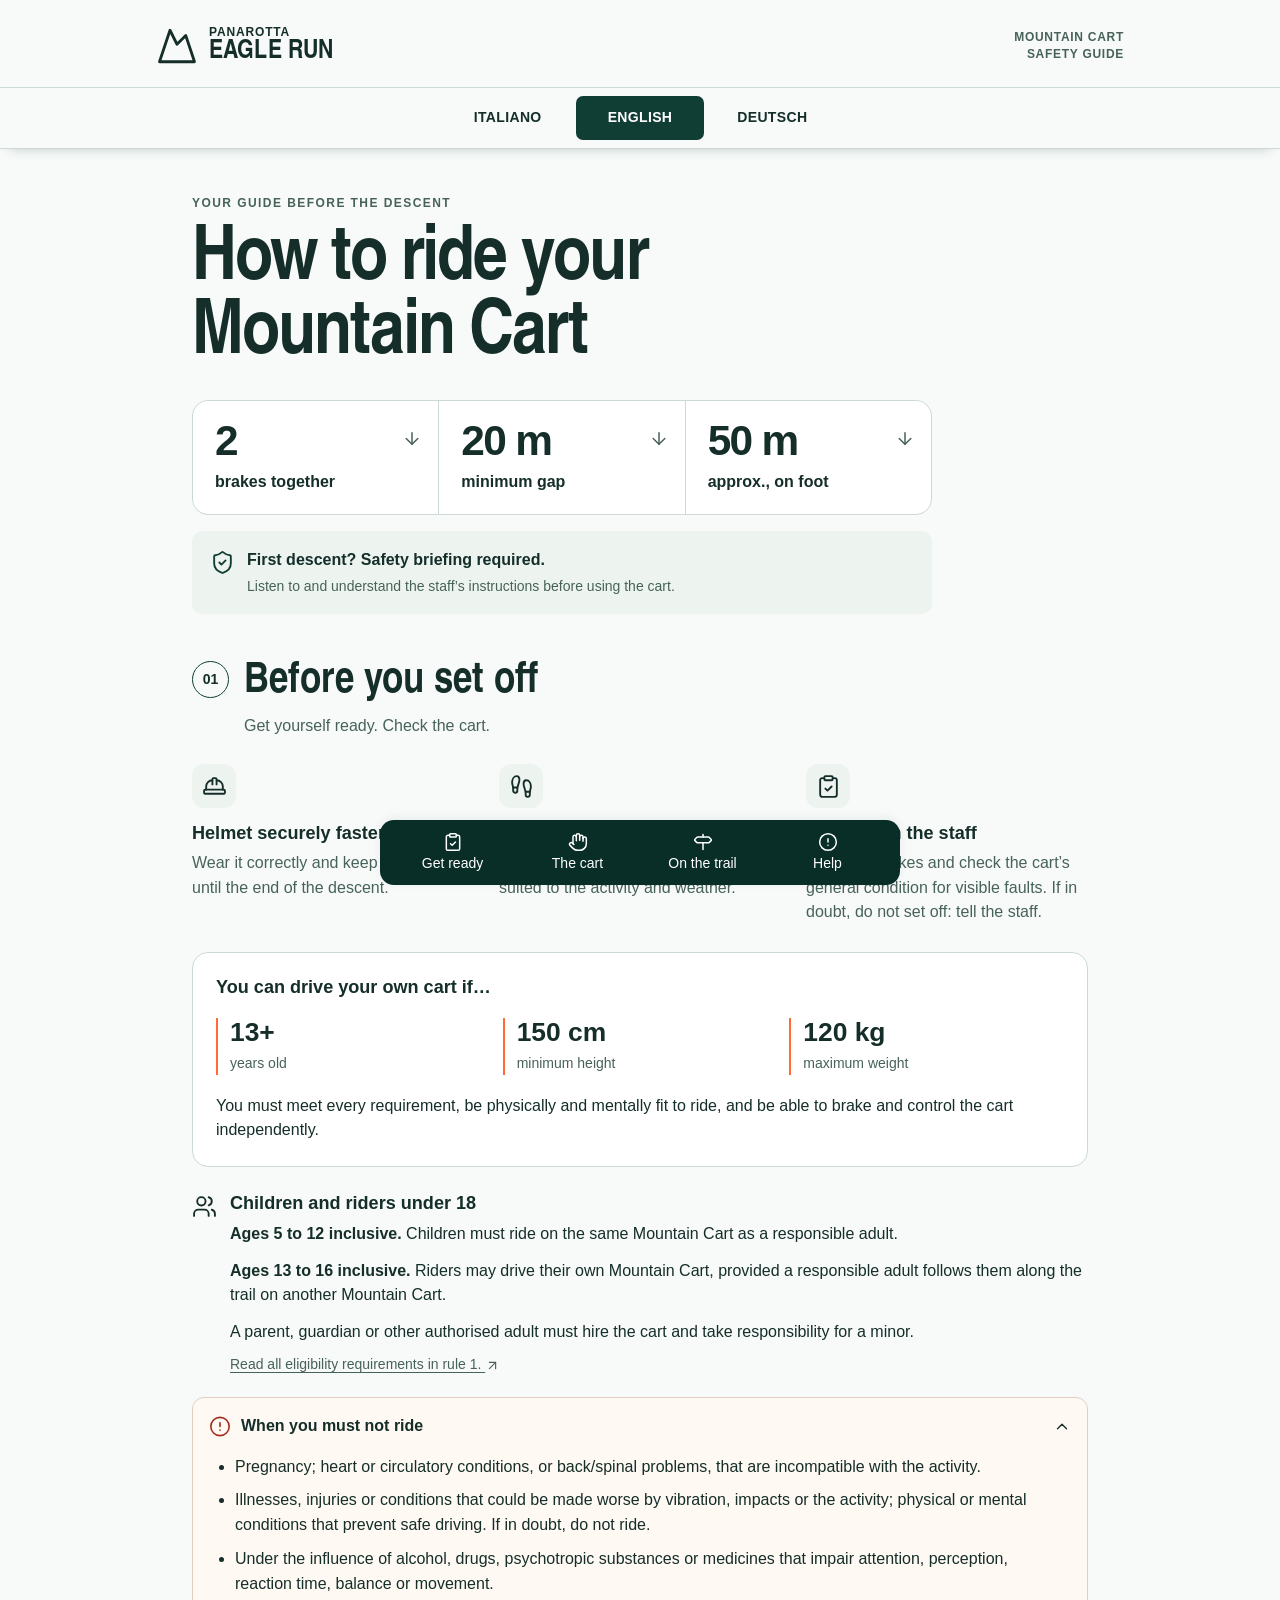
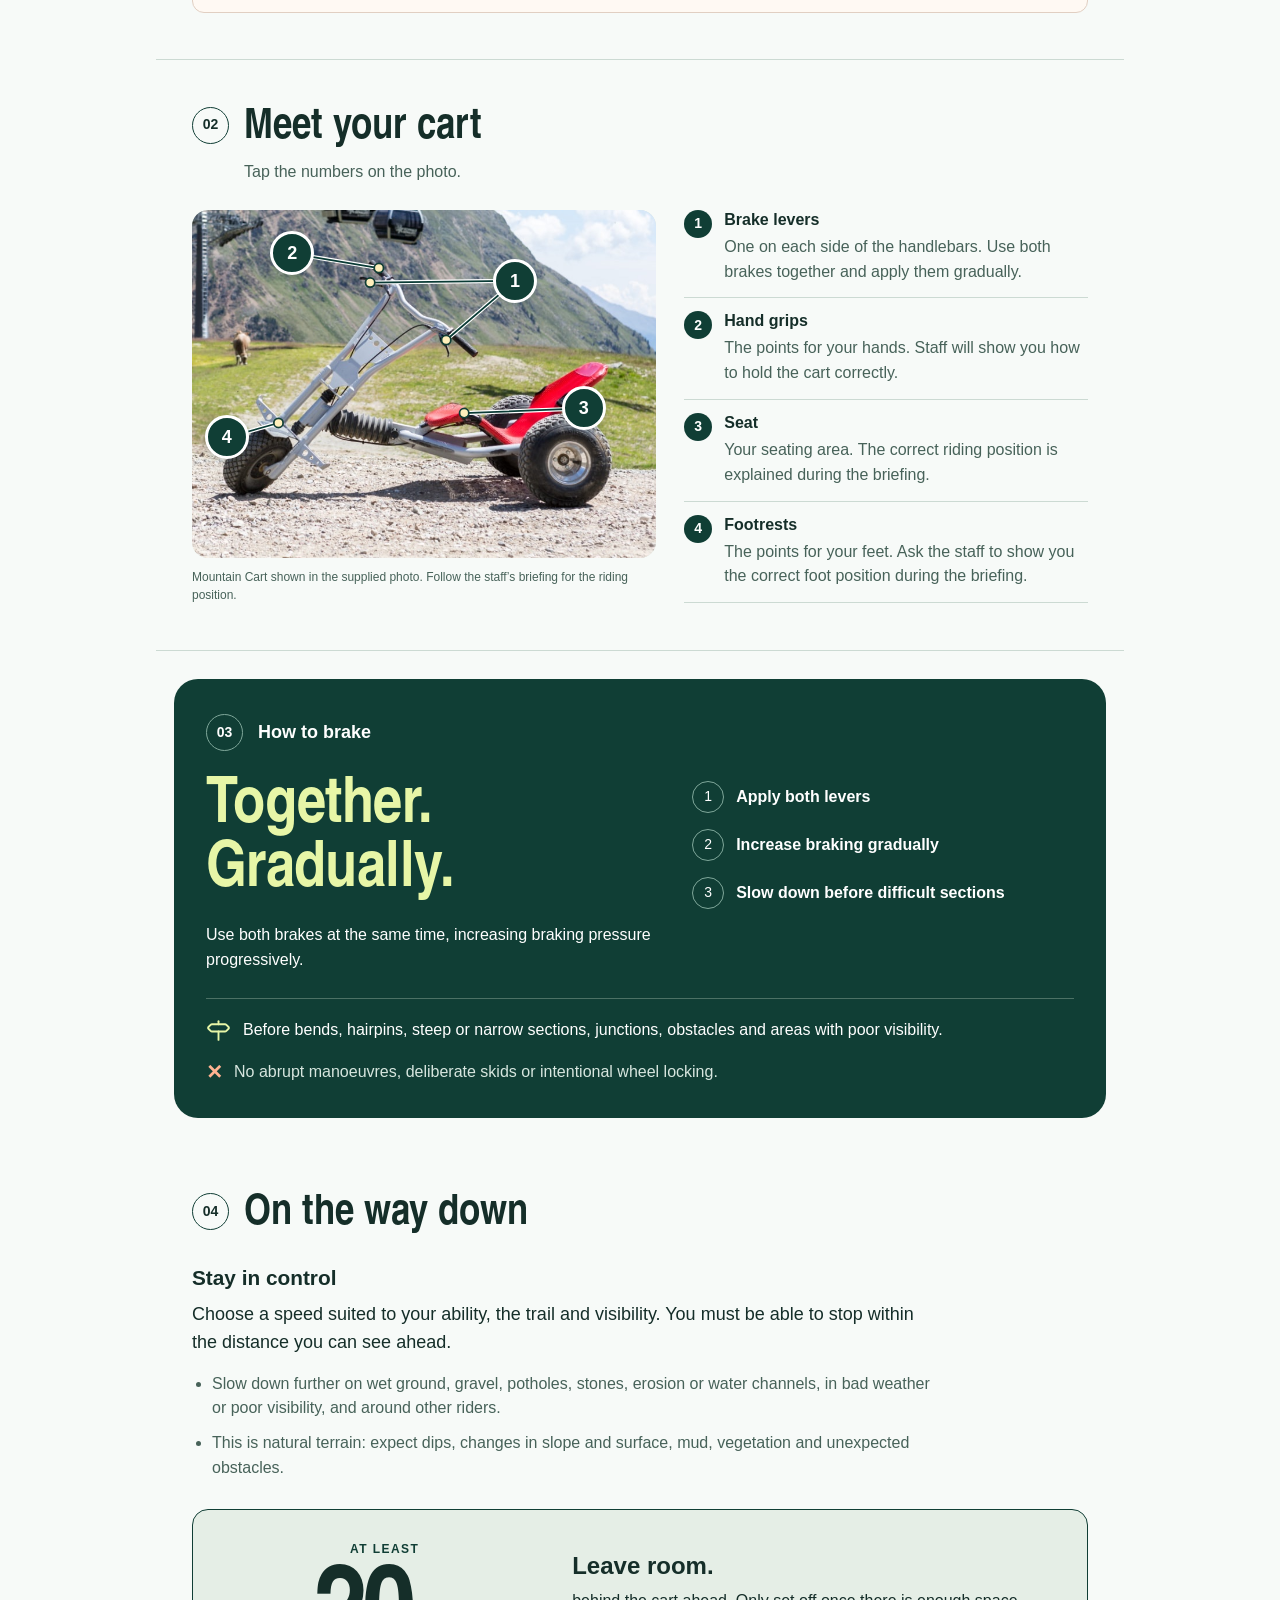
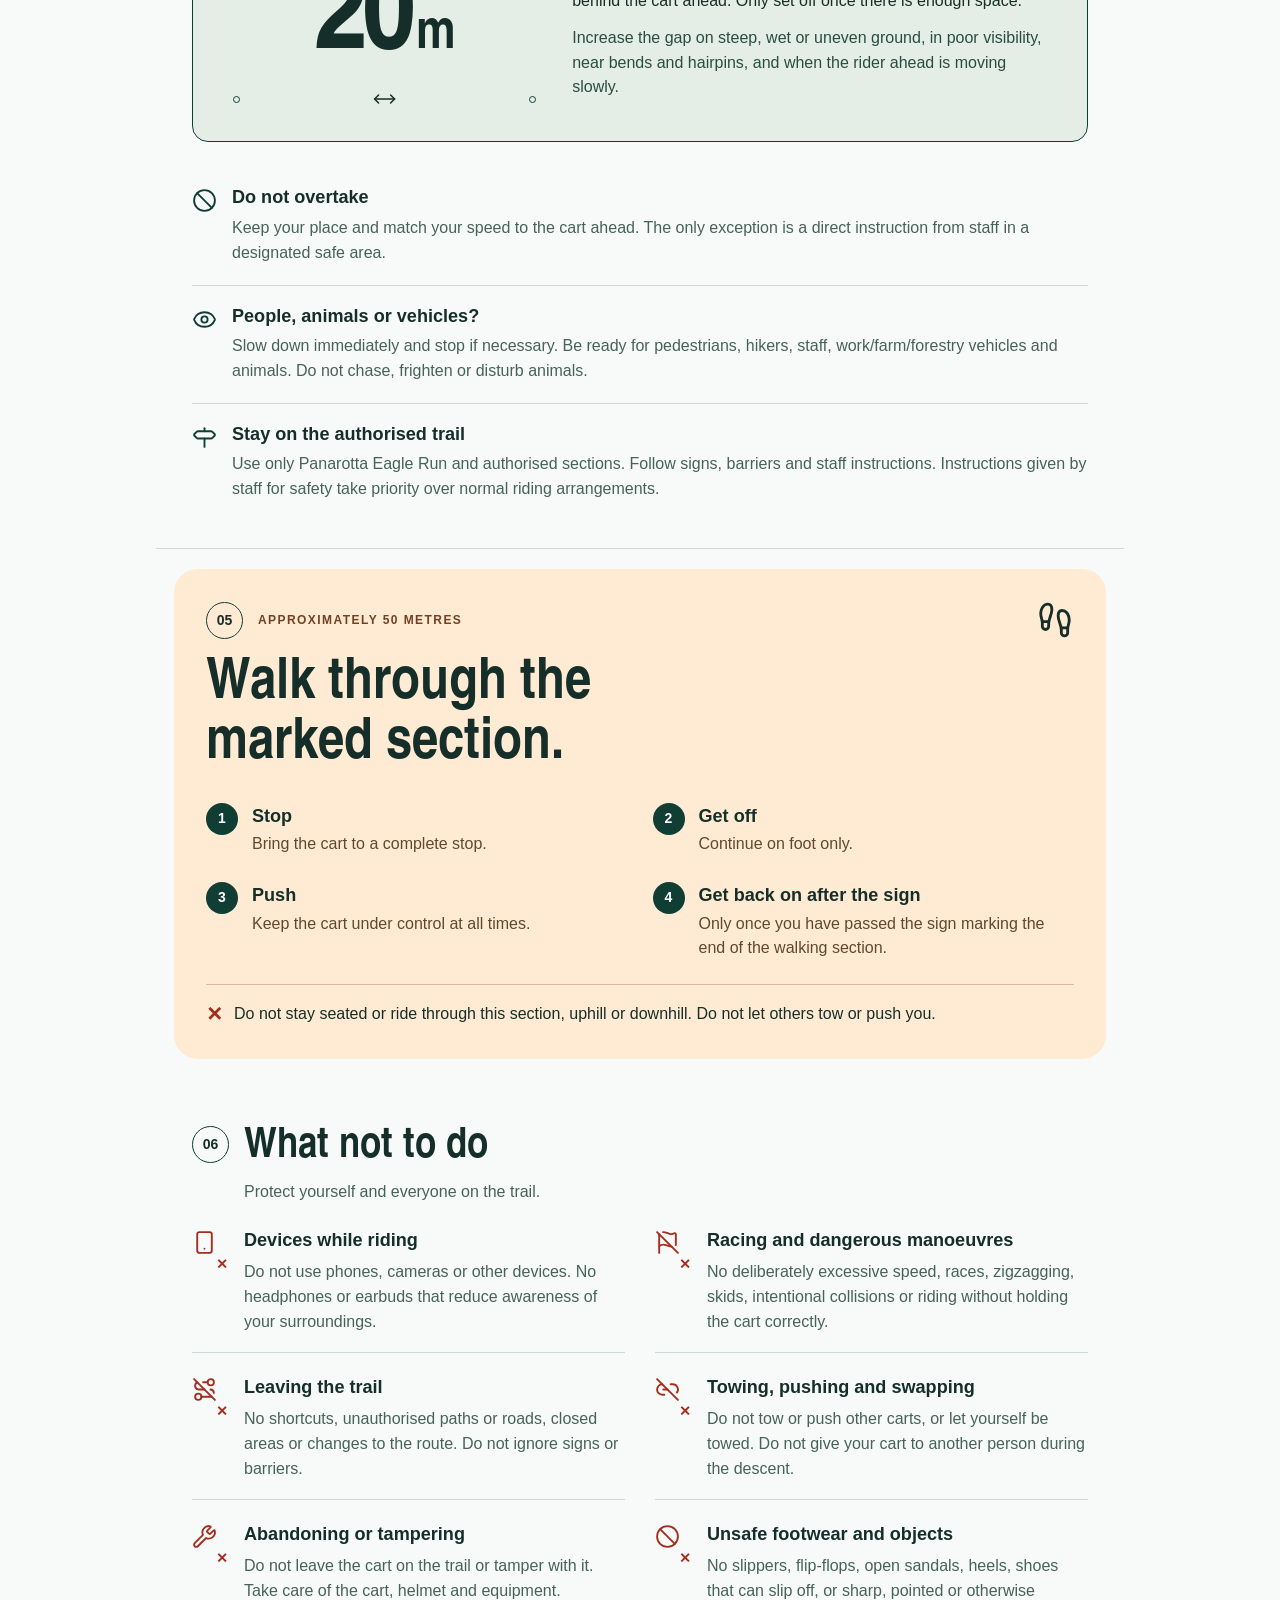
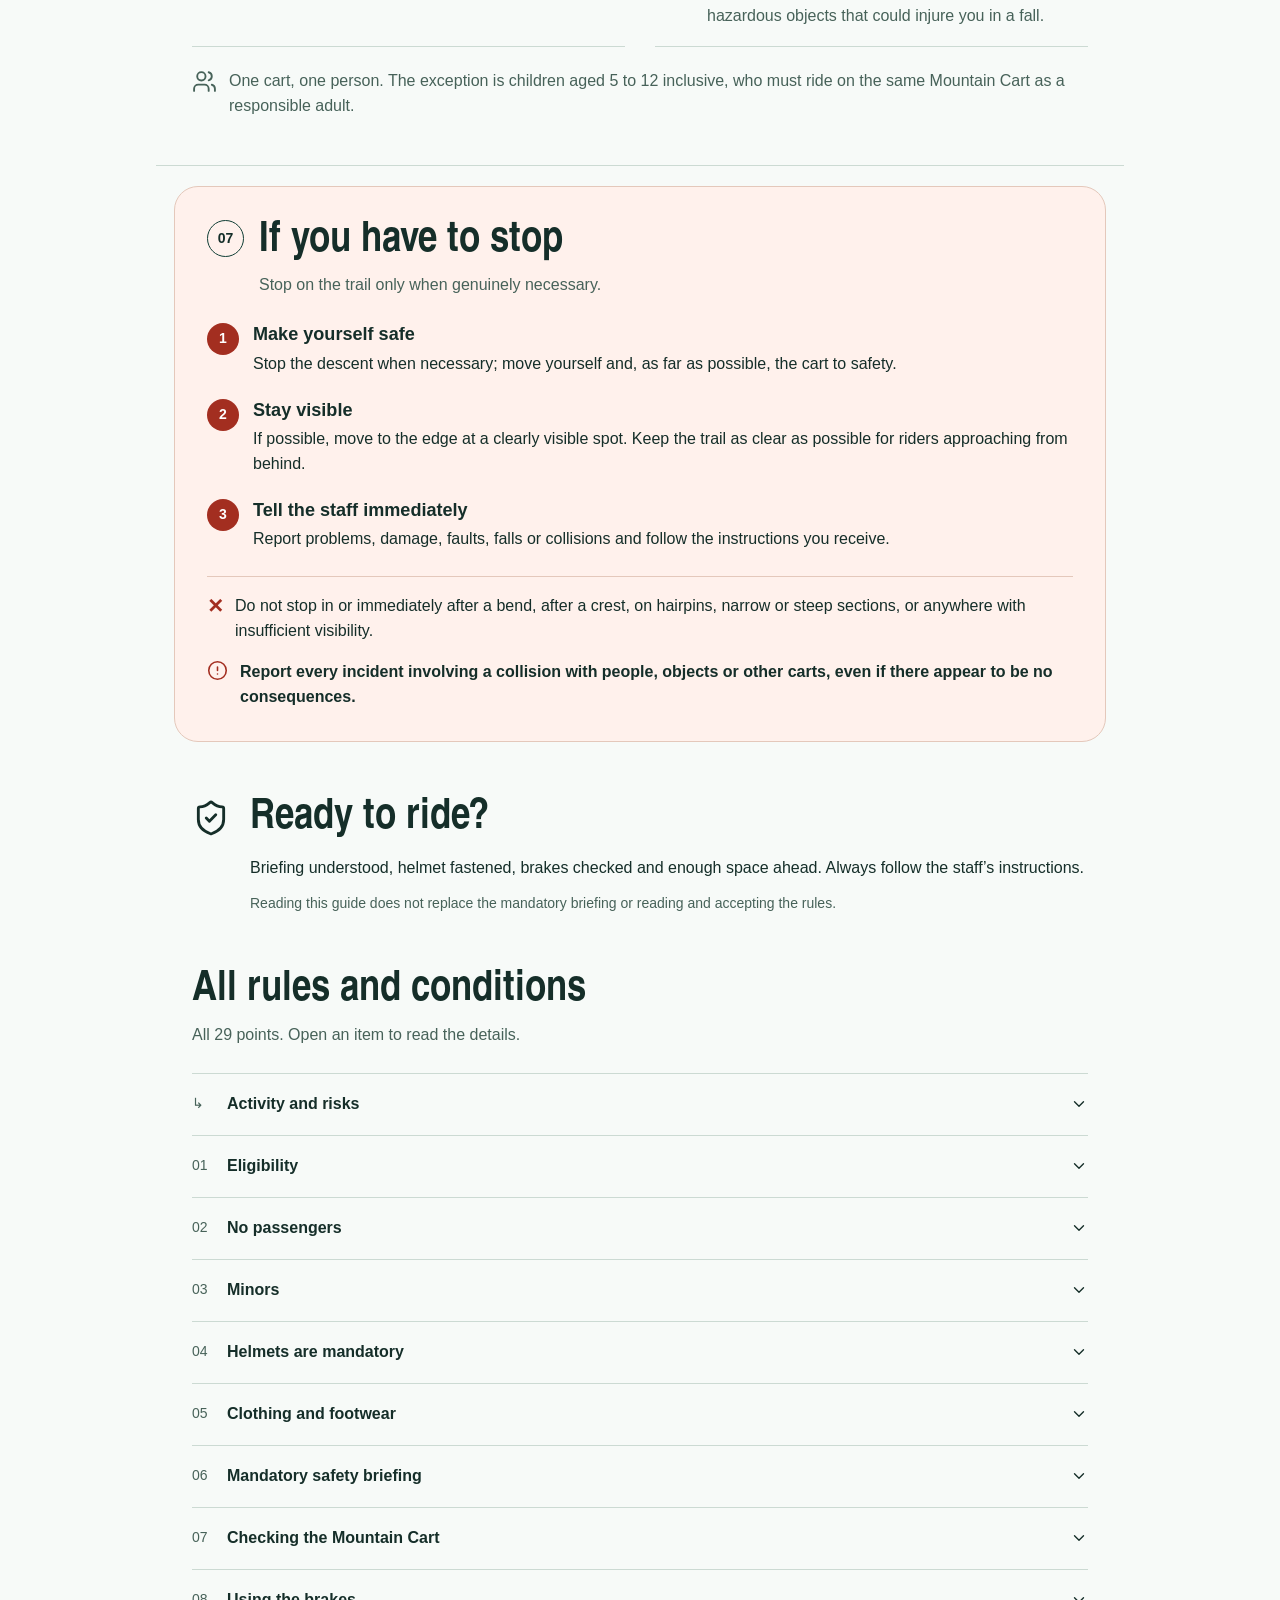
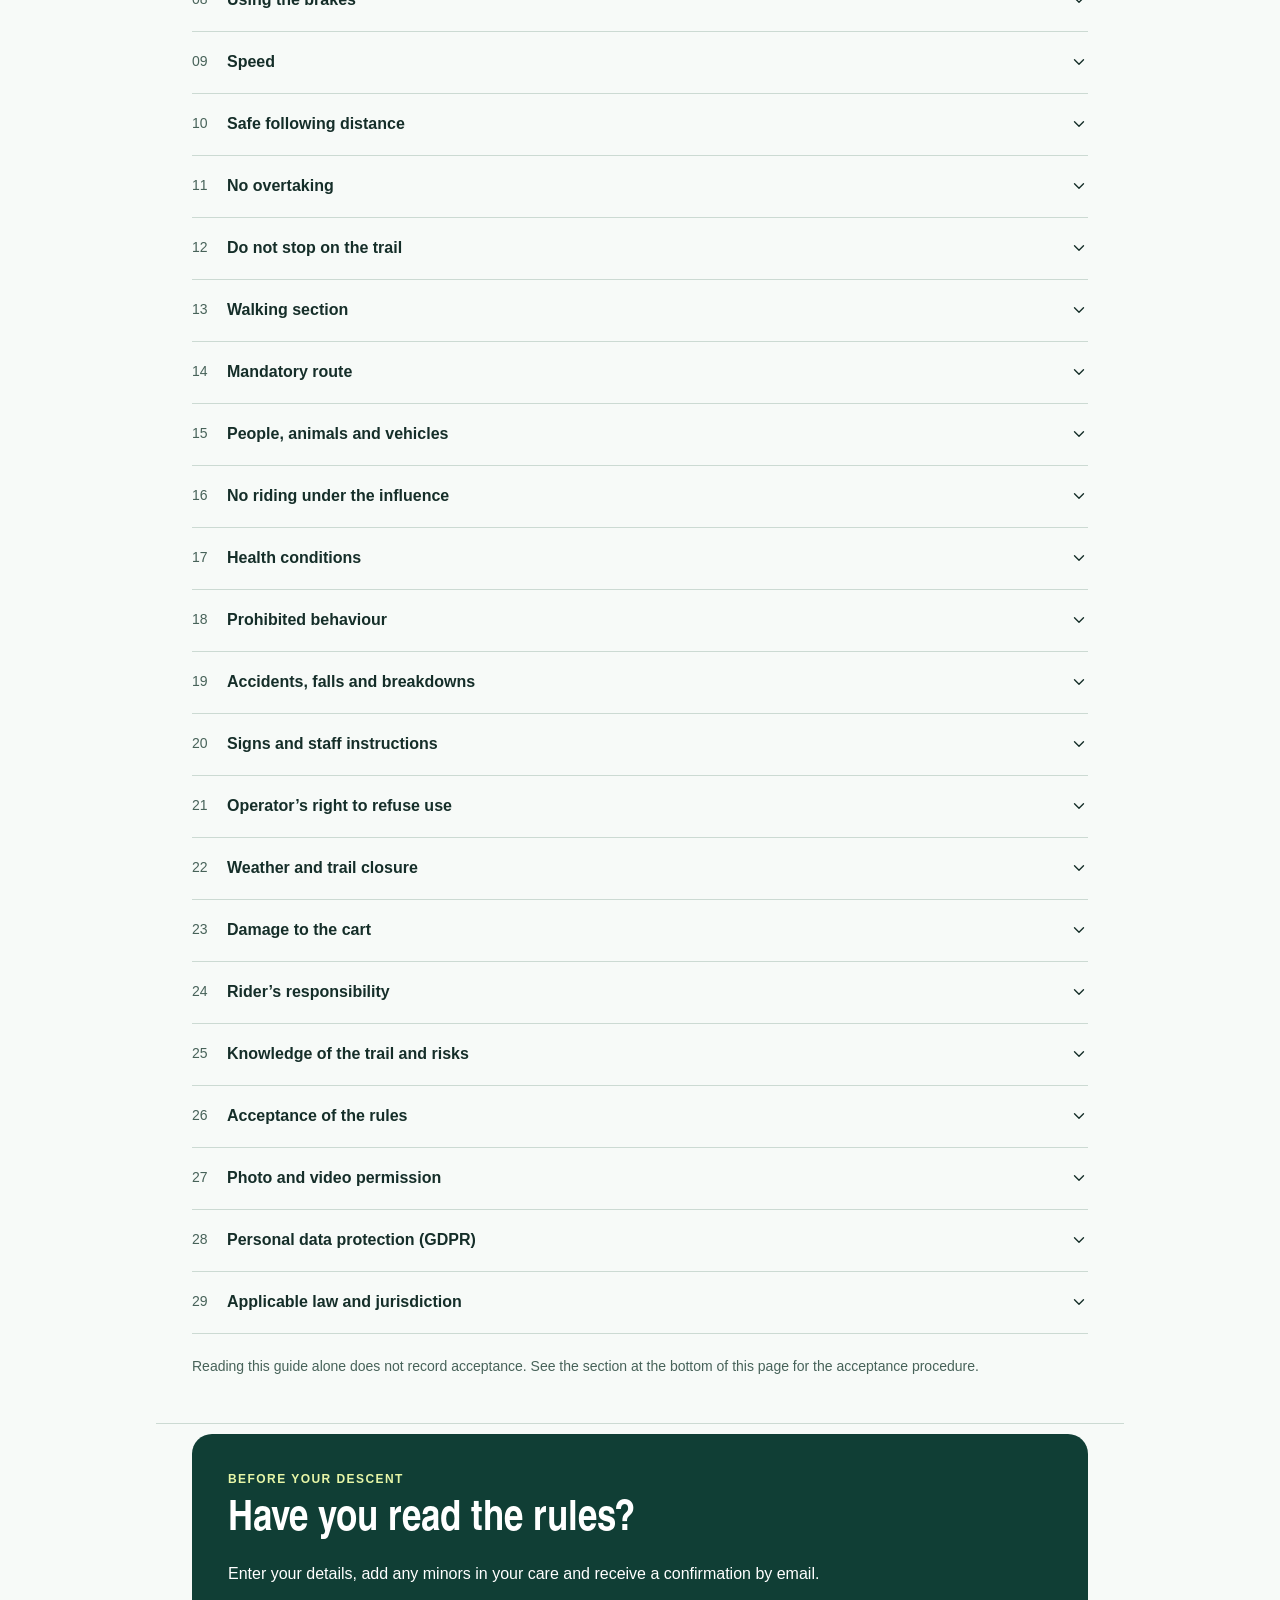
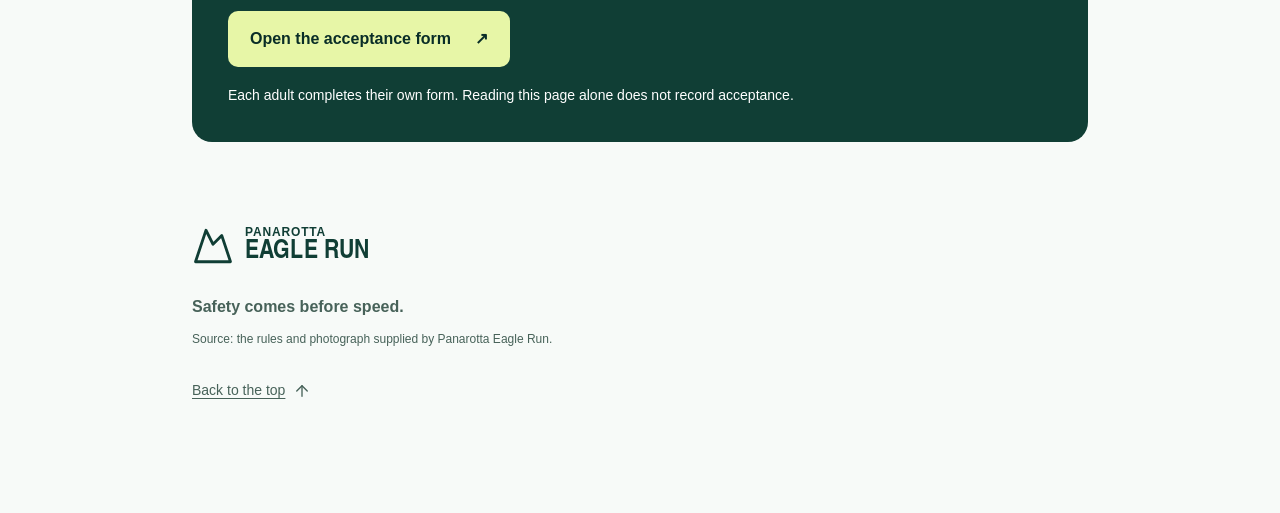
<file: en.html>
<!doctype html>
<html lang="en">
<head><meta charset="utf-8"><meta name="viewport" content="width=device-width,initial-scale=1,viewport-fit=cover"><meta name="theme-color" content="#103e35"><meta name="description" content="Essential Panarotta Eagle Run instructions. Get ready, brake, keep your distance and ride safely. Available in three languages."><meta name="robots" content="noindex,nofollow"><title>How to ride your Mountain Cart | Panarotta Eagle Run</title><link rel="stylesheet" href="styles.css?v=20261125c"><link rel="stylesheet" href="registration.css?v=20261125c"><link rel="icon" href="assets/favicon.svg" type="image/svg+xml"><link rel="stylesheet" href="mobile.css?v=20261125c"></head>
<body id="top"><a class="skip-link" href="#before">Skip to the instructions</a>
<header class="masthead"><a href="en.html" class="brand" aria-label="Panarotta Eagle Run"><svg class="icon" viewBox="0 0 24 24" fill="none" stroke="currentColor" stroke-width="1.8" stroke-linecap="round" stroke-linejoin="round" aria-hidden="true"><path d="m8 3 4 8 5-5 5 15H2L8 3z"/></svg><span>PANAROTTA<strong>EAGLE RUN</strong></span></a><span class="masthead-label">MOUNTAIN CART<br>SAFETY GUIDE</span></header>
<div class="language-bar"><nav class="languages" aria-label="Italiano | English | Deutsch"><a lang="it" hreflang="it" href="index.html">ITALIANO</a><a lang="en" hreflang="en" href="en.html" aria-current="page">ENGLISH</a><a lang="de" hreflang="de" href="de.html">DEUTSCH</a></nav></div>
<main>
<section class="intro"><div class="eyebrow">YOUR GUIDE BEFORE THE DESCENT</div><h1>How to ride your<br>Mountain Cart</h1><div class="quick-rules"><a href="#brakes"><strong>2</strong><span>brakes together</span><svg class="icon" viewBox="0 0 24 24" fill="none" stroke="currentColor" stroke-width="1.8" stroke-linecap="round" stroke-linejoin="round" aria-hidden="true"><path d="M12 5v14"/><path d="m19 12-7 7-7-7"/></svg></a><a href="#distance"><strong>20 m</strong><span>minimum gap</span><svg class="icon" viewBox="0 0 24 24" fill="none" stroke="currentColor" stroke-width="1.8" stroke-linecap="round" stroke-linejoin="round" aria-hidden="true"><path d="M12 5v14"/><path d="m19 12-7 7-7-7"/></svg></a><a href="#walk"><strong>50 m</strong><span>approx., on foot</span><svg class="icon" viewBox="0 0 24 24" fill="none" stroke="currentColor" stroke-width="1.8" stroke-linecap="round" stroke-linejoin="round" aria-hidden="true"><path d="M12 5v14"/><path d="m19 12-7 7-7-7"/></svg></a></div><a class="briefing" href="#before"><svg class="icon" viewBox="0 0 24 24" fill="none" stroke="currentColor" stroke-width="1.8" stroke-linecap="round" stroke-linejoin="round" aria-hidden="true"><path d="M20 13c0 5-3.5 7.5-7.66 8.95a1 1 0 0 1-.67-.01C7.5 20.5 4 18 4 13V6a1 1 0 0 1 1-1c2 0 4.5-1.2 6.24-2.72a1.17 1.17 0 0 1 1.52 0C14.51 3.81 17 5 19 5a1 1 0 0 1 1 1z"/><path d="m9 12 2 2 4-4"/></svg><span><strong>First descent? Safety briefing required.</strong><span>Listen to and understand the staff’s instructions before using the cart.</span></span></a></section>

<section id="before" class="section" data-source="1 2 3 4 5 6 7 16 17 26"><div class="section-heading"><span class="section-number">01</span><div><h2>Before you set off</h2><p>Get yourself ready. Check the cart.</p></div></div>
<div class="checklist "><article class="check-row"><span class="icon-tile"><svg class="icon" viewBox="0 0 24 24" fill="none" stroke="currentColor" stroke-width="1.8" stroke-linecap="round" stroke-linejoin="round" aria-hidden="true"><path d="M10 10V5a1 1 0 0 1 1-1h2a1 1 0 0 1 1 1v5"/><path d="M14 6a6 6 0 0 1 6 6v3"/><path d="M4 15v-3a6 6 0 0 1 6-6"/><rect x="2" y="15" width="20" height="4" rx="1"/></svg></span><div><h3>Helmet securely fastened</h3><p>Wear it correctly and keep it fastened until the end of the descent.</p></div><span class="tick" aria-hidden="true">✓</span></article><article class="check-row"><span class="icon-tile"><svg class="icon" viewBox="0 0 24 24" fill="none" stroke="currentColor" stroke-width="1.8" stroke-linecap="round" stroke-linejoin="round" aria-hidden="true"><path d="M4 16v-2.38C4 11.5 2.97 10.5 3 8c.03-2.72 1.49-6 4.5-6C9.37 2 10 3.8 10 5.5c0 3.11-2 5.66-2 8.68V16a2 2 0 1 1-4 0Z"/><path d="M20 20v-2.38c0-2.12 1.03-3.12 1-5.62-.03-2.72-1.49-6-4.5-6C14.63 6 14 7.8 14 9.5c0 3.11 2 5.66 2 8.68V20a2 2 0 1 0 4 0Z"/><path d="M16 17h4"/><path d="M4 13h4"/></svg></span><div><h3>Sturdy, closed shoes</h3><p>They must fit securely. Wear clothing suited to the activity and weather.</p></div><span class="tick" aria-hidden="true">✓</span></article><article class="check-row"><span class="icon-tile"><svg class="icon" viewBox="0 0 24 24" fill="none" stroke="currentColor" stroke-width="1.8" stroke-linecap="round" stroke-linejoin="round" aria-hidden="true"><rect width="8" height="4" x="8" y="2" rx="1" ry="1"/><path d="M16 4h2a2 2 0 0 1 2 2v14a2 2 0 0 1-2 2H6a2 2 0 0 1-2-2V6a2 2 0 0 1 2-2h2"/><path d="m9 14 2 2 4-4"/></svg></span><div><h3>Check with the staff</h3><p>Test both brakes and check the cart’s general condition for visible faults. If in doubt, do not set off: tell the staff.</p></div><span class="tick" aria-hidden="true">✓</span></article></div>
<div class="requirements-panel"><h3>You can drive your own cart if…</h3><div class="requirements"><div><strong>13+</strong><span>years old</span></div><div><strong>150 cm</strong><span>minimum height</span></div><div><strong>120 kg</strong><span>maximum weight</span></div></div><p>You must meet every requirement, be physically and mentally fit to ride, and be able to brake and control the cart independently.</p></div>
<aside class="minors-note"><svg class="icon" viewBox="0 0 24 24" fill="none" stroke="currentColor" stroke-width="1.8" stroke-linecap="round" stroke-linejoin="round" aria-hidden="true"><path d="M16 21v-2a4 4 0 0 0-4-4H6a4 4 0 0 0-4 4v2"/><path d="M16 3.128a4 4 0 0 1 0 7.744"/><path d="M22 21v-2a4 4 0 0 0-3-3.87"/><circle cx="9" cy="7" r="4"/></svg><div><h3>Children and riders under 18</h3><p><strong>Ages 5 to 12 inclusive.</strong> Children must ride on the same Mountain Cart as a responsible adult.</p><p><strong>Ages 13 to 16 inclusive.</strong> Riders may drive their own Mountain Cart, provided a responsible adult follows them along the trail on another Mountain Cart.</p><p>A parent, guardian or other authorised adult must hire the cart and take responsibility for a minor.</p><a href="#rule-1" data-open-rule="1">Read all eligibility requirements in rule 1. <svg class="icon" viewBox="0 0 24 24" fill="none" stroke="currentColor" stroke-width="1.8" stroke-linecap="round" stroke-linejoin="round" aria-hidden="true"><path d="M7 7h10v10"/><path d="M7 17 17 7"/></svg></a></div></aside>
<details class="health" open><summary><svg class="icon" viewBox="0 0 24 24" fill="none" stroke="currentColor" stroke-width="1.8" stroke-linecap="round" stroke-linejoin="round" aria-hidden="true"><circle cx="12" cy="12" r="10"/><line x1="12" x2="12" y1="8" y2="12"/><line x1="12" x2="12.01" y1="16" y2="16"/></svg><span>When you must not ride</span><svg class="icon" viewBox="0 0 24 24" fill="none" stroke="currentColor" stroke-width="1.8" stroke-linecap="round" stroke-linejoin="round" aria-hidden="true"><path d="m6 9 6 6 6-6"/></svg></summary><div><ul><li>Pregnancy; heart or circulatory conditions, or back/spinal problems, that are incompatible with the activity.</li><li>Illnesses, injuries or conditions that could be made worse by vibration, impacts or the activity; physical or mental conditions that prevent safe driving. If in doubt, do not ride.</li><li>Under the influence of alcohol, drugs, psychotropic substances or medicines that impair attention, perception, reaction time, balance or movement.</li></ul></div></details>
</section>

<section id="cart" class="section" data-source="6 8 18"><div class="section-heading"><span class="section-number">02</span><div><h2>Meet your cart</h2><p>Tap the numbers on the photo.</p></div></div><div class="cart-layout"><figure class="cart-figure"><div class="photo-canvas">
 <svg class="photo-image" viewBox="320 240 800 600" role="img" aria-label="The Mountain Cart in the supplied photo, with a metal frame, red seat, handlebars, two brake levers and front footrests."><image href="assets/mountain-cart.jpeg" width="1200" height="855"/>
 <g fill="none" stroke="#fff" stroke-width="7" stroke-linecap="round"><path d="M877 362L758 464M877 362L627 365M493 315L642 340M995 582L789 590M380 632L469 607"/></g>
 <g fill="none" stroke="#0a3b35" stroke-width="3" stroke-linecap="round"><path d="M877 362L758 464M877 362L627 365M493 315L642 340M995 582L789 590M380 632L469 607"/></g>
 <g fill="#ffefbb" stroke="#123e35" stroke-width="3"><circle cx="758" cy="464" r="8"/><circle cx="627" cy="365" r="8"/><circle cx="642" cy="340" r="8"/><circle cx="789" cy="590" r="8"/><circle cx="469" cy="607" r="8"/></g></svg>
 <a class="photo-marker" href="#part-1" style="left:69.6%;top:20.3%" aria-label="1: Brake levers">1</a><a class="photo-marker" href="#part-2" style="left:21.6%;top:12.5%" aria-label="2: Hand grips">2</a><a class="photo-marker" href="#part-3" style="left:84.4%;top:57%" aria-label="3: Seat">3</a><a class="photo-marker" href="#part-4" style="left:7.5%;top:65.3%" aria-label="4: Footrests">4</a>
 </div><figcaption>Mountain Cart shown in the supplied photo. Follow the staff’s briefing for the riding position.</figcaption></figure><ol class="parts-list"><li id="part-1" tabindex="-1"><span class="part-number">1</span><div><h3>Brake levers</h3><p>One on each side of the handlebars. Use both brakes together and apply them gradually.</p></div></li><li id="part-2" tabindex="-1"><span class="part-number">2</span><div><h3>Hand grips</h3><p>The points for your hands. Staff will show you how to hold the cart correctly.</p></div></li><li id="part-3" tabindex="-1"><span class="part-number">3</span><div><h3>Seat</h3><p>Your seating area. The correct riding position is explained during the briefing.</p></div></li><li id="part-4" tabindex="-1"><span class="part-number">4</span><div><h3>Footrests</h3><p>The points for your feet. Ask the staff to show you the correct foot position during the briefing.</p></div></li></ol></div></section>

<section id="brakes" class="section brake-section" data-source="8"><div class="section-heading"><span class="section-number">03</span><h2>How to brake</h2></div><div class="brake-layout"><div><h3 class="brake-headline">Together.<br>Gradually.</h3><p>Use both brakes at the same time, increasing braking pressure progressively.</p></div><div class="brake-sequence"><div><span>1</span><strong>Apply both levers</strong></div><div><span>2</span><strong>Increase braking gradually</strong></div><div><span>3</span><strong>Slow down before difficult sections</strong></div></div></div><div class="brake-before"><svg class="icon" viewBox="0 0 24 24" fill="none" stroke="currentColor" stroke-width="1.8" stroke-linecap="round" stroke-linejoin="round" aria-hidden="true"><path d="M12 13v8"/><path d="M12 3v3"/><path d="M2.354 10.354a1.207 1.207 0 0 1 0-1.708l2.06-2.06A2 2 0 0 1 5.828 6h12.344a2 2 0 0 1 1.414.586l2.06 2.06a1.207 1.207 0 0 1 0 1.708l-2.06 2.06a2 2 0 0 1-1.414.586H5.828a2 2 0 0 1-1.414-.586z"/></svg><p>Before bends, hairpins, steep or narrow sections, junctions, obstacles and areas with poor visibility.</p></div><p class="no-line"><span aria-hidden="true">✕</span>No abrupt manoeuvres, deliberate skids or intentional wheel locking.</p></section>

<section id="descent" class="section" data-source="9 10 11 14 15 20 25"><div class="section-heading"><span class="section-number">04</span><div><h2>On the way down</h2></div></div><div class="speed-block"><h3>Stay in control</h3><p>Choose a speed suited to your ability, the trail and visibility. You must be able to stop within the distance you can see ahead.</p><ul><li>Slow down further on wet ground, gravel, potholes, stones, erosion or water channels, in bad weather or poor visibility, and around other riders.</li><li>This is natural terrain: expect dips, changes in slope and surface, mud, vegetation and unexpected obstacles.</li></ul></div>
<div id="distance" class="distance-panel"><div class="distance-core"><span class="eyebrow">AT LEAST</span><strong>20<span>m</span></strong><div class="distance-line"><span></span><svg class="icon" viewBox="0 0 24 24" fill="none" stroke="currentColor" stroke-width="1.8" stroke-linecap="round" stroke-linejoin="round" aria-hidden="true"><path d="m18 8 4 4-4 4"/><path d="M2 12h20"/><path d="m6 8-4 4 4 4"/></svg><span></span></div></div><div><h3>Leave room.</h3><p>behind the cart ahead. Only set off once there is enough space.</p><p class="distance-more">Increase the gap on steep, wet or uneven ground, in poor visibility, near bends and hairpins, and when the rider ahead is moving slowly.</p></div></div>
<div class="trail-rules"><article><svg class="icon" viewBox="0 0 24 24" fill="none" stroke="currentColor" stroke-width="1.8" stroke-linecap="round" stroke-linejoin="round" aria-hidden="true"><circle cx="12" cy="12" r="10"/><path d="M4.929 4.929 19.07 19.071"/></svg><div><h3>Do not overtake</h3><p>Keep your place and match your speed to the cart ahead. The only exception is a direct instruction from staff in a designated safe area.</p></div></article><article><svg class="icon" viewBox="0 0 24 24" fill="none" stroke="currentColor" stroke-width="1.8" stroke-linecap="round" stroke-linejoin="round" aria-hidden="true"><path d="M2.062 12.348a1 1 0 0 1 0-.696 10.75 10.75 0 0 1 19.876 0 1 1 0 0 1 0 .696 10.75 10.75 0 0 1-19.876 0"/><circle cx="12" cy="12" r="3"/></svg><div><h3>People, animals or vehicles?</h3><p>Slow down immediately and stop if necessary. Be ready for pedestrians, hikers, staff, work/farm/forestry vehicles and animals. Do not chase, frighten or disturb animals.</p></div></article><article><svg class="icon" viewBox="0 0 24 24" fill="none" stroke="currentColor" stroke-width="1.8" stroke-linecap="round" stroke-linejoin="round" aria-hidden="true"><path d="M12 13v8"/><path d="M12 3v3"/><path d="M2.354 10.354a1.207 1.207 0 0 1 0-1.708l2.06-2.06A2 2 0 0 1 5.828 6h12.344a2 2 0 0 1 1.414.586l2.06 2.06a1.207 1.207 0 0 1 0 1.708l-2.06 2.06a2 2 0 0 1-1.414.586H5.828a2 2 0 0 1-1.414-.586z"/></svg><div><h3>Stay on the authorised trail</h3><p>Use only Panarotta Eagle Run and authorised sections. Follow signs, barriers and staff instructions. Instructions given by staff for safety take priority over normal riding arrangements.</p></div></article></div></section>

<section id="walk" class="section walk-section" data-source="13"><div class="section-heading"><span class="section-number">05</span><span class="eyebrow">APPROXIMATELY 50 METRES</span><svg class="icon" viewBox="0 0 24 24" fill="none" stroke="currentColor" stroke-width="1.8" stroke-linecap="round" stroke-linejoin="round" aria-hidden="true"><path d="M4 16v-2.38C4 11.5 2.97 10.5 3 8c.03-2.72 1.49-6 4.5-6C9.37 2 10 3.8 10 5.5c0 3.11-2 5.66-2 8.68V16a2 2 0 1 1-4 0Z"/><path d="M20 20v-2.38c0-2.12 1.03-3.12 1-5.62-.03-2.72-1.49-6-4.5-6C14.63 6 14 7.8 14 9.5c0 3.11 2 5.66 2 8.68V20a2 2 0 1 0 4 0Z"/><path d="M16 17h4"/><path d="M4 13h4"/></svg></div><h2>Walk through the marked section.</h2><ol class="walk-steps"><li><span>1</span><div><h3>Stop</h3><p>Bring the cart to a complete stop.</p></div></li><li><span>2</span><div><h3>Get off</h3><p>Continue on foot only.</p></div></li><li><span>3</span><div><h3>Push</h3><p>Keep the cart under control at all times.</p></div></li><li><span>4</span><div><h3>Get back on after the sign</h3><p>Only once you have passed the sign marking the end of the walking section.</p></div></li></ol><p class="no-line"><span aria-hidden="true">✕</span>Do not stay seated or ride through this section, uphill or downhill. Do not let others tow or push you.</p></section>

<section id="dont" class="section" data-source="2 5 8 11 13 14 16 18 23"><div class="section-heading"><span class="section-number">06</span><div><h2>What not to do</h2><p>Protect yourself and everyone on the trail.</p></div></div><div class="bans-grid"><article class="ban-card"><span class="ban-icon"><svg class="icon" viewBox="0 0 24 24" fill="none" stroke="currentColor" stroke-width="1.8" stroke-linecap="round" stroke-linejoin="round" aria-hidden="true"><rect width="14" height="20" x="5" y="2" rx="2" ry="2"/><path d="M12 18h.01"/></svg><span aria-hidden="true">✕</span></span><div><h3>Devices while riding</h3><p>Do not use phones, cameras or other devices. No headphones or earbuds that reduce awareness of your surroundings.</p></div></article><article class="ban-card"><span class="ban-icon"><svg class="icon" viewBox="0 0 24 24" fill="none" stroke="currentColor" stroke-width="1.8" stroke-linecap="round" stroke-linejoin="round" aria-hidden="true"><path d="M16 16c-3 0-5-2-8-2a6 6 0 0 0-4 1.528"/><path d="m2 2 20 20"/><path d="M4 22V4"/><path d="M7.656 2H8c3 0 5 2 7.333 2q2 0 3.067-.8A1 1 0 0 1 20 4v10.347"/></svg><span aria-hidden="true">✕</span></span><div><h3>Racing and dangerous manoeuvres</h3><p>No deliberately excessive speed, races, zigzagging, skids, intentional collisions or riding without holding the cart correctly.</p></div></article><article class="ban-card"><span class="ban-icon"><svg class="icon" viewBox="0 0 24 24" fill="none" stroke="currentColor" stroke-width="1.8" stroke-linecap="round" stroke-linejoin="round" aria-hidden="true"><circle cx="6" cy="19" r="3"/><path d="M9 19h8.5c.4 0 .9-.1 1.3-.2"/><path d="M5.2 5.2A3.5 3.53 0 0 0 6.5 12H12"/><path d="m2 2 20 20"/><path d="M21 15.3a3.5 3.5 0 0 0-3.3-3.3"/><path d="M15 5h-4.3"/><circle cx="18" cy="5" r="3"/></svg><span aria-hidden="true">✕</span></span><div><h3>Leaving the trail</h3><p>No shortcuts, unauthorised paths or roads, closed areas or changes to the route. Do not ignore signs or barriers.</p></div></article><article class="ban-card"><span class="ban-icon"><svg class="icon" viewBox="0 0 24 24" fill="none" stroke="currentColor" stroke-width="1.8" stroke-linecap="round" stroke-linejoin="round" aria-hidden="true"><path d="M9 17H7A5 5 0 0 1 7 7"/><path d="M15 7h2a5 5 0 0 1 4 8"/><line x1="8" x2="12" y1="12" y2="12"/><line x1="2" x2="22" y1="2" y2="22"/></svg><span aria-hidden="true">✕</span></span><div><h3>Towing, pushing and swapping</h3><p>Do not tow or push other carts, or let yourself be towed. Do not give your cart to another person during the descent.</p></div></article><article class="ban-card"><span class="ban-icon"><svg class="icon" viewBox="0 0 24 24" fill="none" stroke="currentColor" stroke-width="1.8" stroke-linecap="round" stroke-linejoin="round" aria-hidden="true"><path d="M14.7 6.3a1 1 0 0 0 0 1.4l1.6 1.6a1 1 0 0 0 1.4 0l3.106-3.105c.32-.322.863-.22.983.218a6 6 0 0 1-8.259 7.057l-7.91 7.91a1 1 0 0 1-2.999-3l7.91-7.91a6 6 0 0 1 7.057-8.259c.438.12.54.662.219.984z"/></svg><span aria-hidden="true">✕</span></span><div><h3>Abandoning or tampering</h3><p>Do not leave the cart on the trail or tamper with it. Take care of the cart, helmet and equipment.</p></div></article><article class="ban-card"><span class="ban-icon"><svg class="icon" viewBox="0 0 24 24" fill="none" stroke="currentColor" stroke-width="1.8" stroke-linecap="round" stroke-linejoin="round" aria-hidden="true"><circle cx="12" cy="12" r="10"/><path d="M4.929 4.929 19.07 19.071"/></svg><span aria-hidden="true">✕</span></span><div><h3>Unsafe footwear and objects</h3><p>No slippers, flip-flops, open sandals, heels, shoes that can slip off, or sharp, pointed or otherwise hazardous objects that could injure you in a fall.</p></div></article></div><p class="passengers"><svg class="icon" viewBox="0 0 24 24" fill="none" stroke="currentColor" stroke-width="1.8" stroke-linecap="round" stroke-linejoin="round" aria-hidden="true"><path d="M16 21v-2a4 4 0 0 0-4-4H6a4 4 0 0 0-4 4v2"/><path d="M16 3.128a4 4 0 0 1 0 7.744"/><path d="M22 21v-2a4 4 0 0 0-3-3.87"/><circle cx="9" cy="7" r="4"/></svg>One cart, one person. The exception is children aged 5 to 12 inclusive, who must ride on the same Mountain Cart as a responsible adult.</p></section>

<section id="help" class="section help-section" data-source="12 19 23"><div class="section-heading"><span class="section-number">07</span><div><h2>If you have to stop</h2><p>Stop on the trail only when genuinely necessary.</p></div></div><ol class="help-steps"><li><span>1</span><div><h3>Make yourself safe</h3><p>Stop the descent when necessary; move yourself and, as far as possible, the cart to safety.</p></div></li><li><span>2</span><div><h3>Stay visible</h3><p>If possible, move to the edge at a clearly visible spot. Keep the trail as clear as possible for riders approaching from behind.</p></div></li><li><span>3</span><div><h3>Tell the staff immediately</h3><p>Report problems, damage, faults, falls or collisions and follow the instructions you receive.</p></div></li></ol><p class="no-line"><span aria-hidden="true">✕</span>Do not stop in or immediately after a bend, after a crest, on hairpins, narrow or steep sections, or anywhere with insufficient visibility.</p><p class="incident-note"><svg class="icon" viewBox="0 0 24 24" fill="none" stroke="currentColor" stroke-width="1.8" stroke-linecap="round" stroke-linejoin="round" aria-hidden="true"><circle cx="12" cy="12" r="10"/><line x1="12" x2="12" y1="8" y2="12"/><line x1="12" x2="12.01" y1="16" y2="16"/></svg>Report every incident involving a collision with people, objects or other carts, even if there appear to be no consequences.</p></section>

<section class="ready-section" data-source="4 6 7 10 20 26"><svg class="icon" viewBox="0 0 24 24" fill="none" stroke="currentColor" stroke-width="1.8" stroke-linecap="round" stroke-linejoin="round" aria-hidden="true"><path d="M20 13c0 5-3.5 7.5-7.66 8.95a1 1 0 0 1-.67-.01C7.5 20.5 4 18 4 13V6a1 1 0 0 1 1-1c2 0 4.5-1.2 6.24-2.72a1.17 1.17 0 0 1 1.52 0C14.51 3.81 17 5 19 5a1 1 0 0 1 1 1z"/><path d="m9 12 2 2 4-4"/></svg><div><h2>Ready to ride?</h2><p>Briefing understood, helmet fastened, brakes checked and enough space ahead. Always follow the staff’s instructions.</p><p class="muted">Reading this guide does not replace the mandatory briefing or reading and accepting the rules.</p></div></section>

<section id="rules" class="section regulations"><div class="section-heading"><div><h2>All rules and conditions</h2><p>All 29 points. Open an item to read the details.</p></div></div><details class="rule"><summary><span class="rule-number">↳</span><span>Activity and risks</span><svg class="icon" viewBox="0 0 24 24" fill="none" stroke="currentColor" stroke-width="1.8" stroke-linecap="round" stroke-linejoin="round" aria-hidden="true"><path d="m6 9 6 6 6-6"/></svg></summary><div class="rule-body"><p>This mountain recreational sporting activity carries a risk of falls, collisions and injury. The natural trail is mainly dirt and gravel and may contain holes, stones, erosion, water channels, dips, changing slopes and other mountain obstacles. Ride cautiously and responsibly, at a speed suited to your ability, the trail, visibility and other people. Taking delivery of a cart implies that you have read and accepted the rules.</p></div></details><details class="rule" id="rule-1" data-source="1"><summary><span class="rule-number">01</span><span>Eligibility</span><svg class="icon" viewBox="0 0 24 24" fill="none" stroke="currentColor" stroke-width="1.8" stroke-linecap="round" stroke-linejoin="round" aria-hidden="true"><path d="m6 9 6 6 6-6"/></svg></summary><div class="rule-body"><p>You may drive your own Mountain Cart only if you are at least 13 years old, at least 150 cm tall, weigh no more than 120 kg, are physically and mentally fit to operate it, and can use the brakes correctly and control the cart independently. Age and height are cumulative requirements: both must be met.</p><p>Children aged 5 to 12 inclusive must ride on the same Mountain Cart as a responsible adult.</p><p>Riders aged 13 to 16 inclusive may drive their own Mountain Cart, provided a responsible adult follows them along the trail on another Mountain Cart.</p><p>Do not give a Mountain Cart to anyone who does not meet the requirements.</p></div></details><details class="rule" id="rule-2" data-source="2"><summary><span class="rule-number">02</span><span>No passengers</span><svg class="icon" viewBox="0 0 24 24" fill="none" stroke="currentColor" stroke-width="1.8" stroke-linecap="round" stroke-linejoin="round" aria-hidden="true"><path d="m6 9 6 6 6-6"/></svg></summary><div class="rule-body"><p>Each Mountain Cart is for one person, except for children aged 5 to 12 inclusive, who must ride on the same Mountain Cart as a responsible adult, as described in rule 1.</p></div></details><details class="rule" id="rule-3" data-source="3"><summary><span class="rule-number">03</span><span>Minors</span><svg class="icon" viewBox="0 0 24 24" fill="none" stroke="currentColor" stroke-width="1.8" stroke-linecap="round" stroke-linejoin="round" aria-hidden="true"><path d="m6 9 6 6 6-6"/></svg></summary><div class="rule-body"><p>A parent, guardian or other authorised adult must hire the cart and take responsibility for a minor. The responsible adult declares that they have checked the minor’s physical, technical and psychomotor ability to operate the cart.</p><p>Staff may refuse a minor access if they consider the rider unable to control the cart safely.</p></div></details><details class="rule" id="rule-4" data-source="4"><summary><span class="rule-number">04</span><span>Helmets are mandatory</span><svg class="icon" viewBox="0 0 24 24" fill="none" stroke="currentColor" stroke-width="1.8" stroke-linecap="round" stroke-linejoin="round" aria-hidden="true"><path d="m6 9 6 6 6-6"/></svg></summary><div class="rule-body"><p>Wear a helmet correctly throughout the entire descent. Fasten it before setting off and keep it fastened until the end. Starting or continuing the descent without a helmet is prohibited.</p></div></details><details class="rule" id="rule-5" data-source="5"><summary><span class="rule-number">05</span><span>Clothing and footwear</span><svg class="icon" viewBox="0 0 24 24" fill="none" stroke="currentColor" stroke-width="1.8" stroke-linecap="round" stroke-linejoin="round" aria-hidden="true"><path d="m6 9 6 6 6-6"/></svg></summary><div class="rule-body"><p>Sturdy, closed shoes that fit securely are mandatory. Slippers, flip-flops, open sandals, high heels and footwear that can slip off easily while riding are prohibited.</p><p>Do not carry pointed, sharp or other objects that could be dangerous in a fall. Clothing appropriate for sporting activity and the weather is recommended.</p></div></details><details class="rule" id="rule-6" data-source="6"><summary><span class="rule-number">06</span><span>Mandatory safety briefing</span><svg class="icon" viewBox="0 0 24 24" fill="none" stroke="currentColor" stroke-width="1.8" stroke-linecap="round" stroke-linejoin="round" aria-hidden="true"><path d="m6 9 6 6 6-6"/></svg></summary><div class="rule-body"><p>Before the first descent, every rider must attend the safety briefing given by staff. It covers at least: using the cart; brake operation; correct riding position; behaviour on the trail; speed management; safe following distance; stopping; trail signs; the walking section; and procedures for accidents or breakdowns.</p><p>You may not use a Mountain Cart unless you have received and understood the safety instructions.</p></div></details><details class="rule" id="rule-7" data-source="7"><summary><span class="rule-number">07</span><span>Checking the Mountain Cart</span><svg class="icon" viewBox="0 0 24 24" fill="none" stroke="currentColor" stroke-width="1.8" stroke-linecap="round" stroke-linejoin="round" aria-hidden="true"><path d="m6 9 6 6 6-6"/></svg></summary><div class="rule-body"><p>Before setting off, with staff support, check that both brakes work correctly, that the cart is in good general condition and that there are no visible faults.</p><p>If there is any doubt, fault or malfunction, do not use the cart and notify staff immediately. By taking delivery of the cart, you declare that you have checked that it works.</p></div></details><details class="rule" id="rule-8" data-source="8"><summary><span class="rule-number">08</span><span>Using the brakes</span><svg class="icon" viewBox="0 0 24 24" fill="none" stroke="currentColor" stroke-width="1.8" stroke-linecap="round" stroke-linejoin="round" aria-hidden="true"><path d="m6 9 6 6 6-6"/></svg></summary><div class="rule-body"><p>The cart’s braking systems must be used correctly. When braking, use both brakes at the same time and apply them progressively.</p><p>Abrupt manoeuvres, deliberate skids, intentional wheel locking or other behaviour that could cause loss of control are prohibited.</p><p>Reduce speed before bends, hairpins, steep sections, narrow sections, junctions, obstacles and areas with poor visibility.</p></div></details><details class="rule" id="rule-9" data-source="9"><summary><span class="rule-number">09</span><span>Speed</span><svg class="icon" viewBox="0 0 24 24" fill="none" stroke="currentColor" stroke-width="1.8" stroke-linecap="round" stroke-linejoin="round" aria-hidden="true"><path d="m6 9 6 6 6-6"/></svg></summary><div class="rule-body"><p>Keep your speed low enough to remain in full control, stop within the distance visible ahead, negotiate bends and changes in slope safely, and react to the sudden presence of people, animals, vehicles or obstacles.</p><p>Slow down further on wet ground, gravel, potholes, stones, erosion or water channels, in poor visibility or adverse weather, and when other riders are present. Your speed must always suit your personal ability.</p></div></details><details class="rule" id="rule-10" data-source="10"><summary><span class="rule-number">10</span><span>Safe following distance</span><svg class="icon" viewBox="0 0 24 24" fill="none" stroke="currentColor" stroke-width="1.8" stroke-linecap="round" stroke-linejoin="round" aria-hidden="true"><path d="m6 9 6 6 6-6"/></svg></summary><div class="rule-body"><p>Keep at least 20 metres behind the cart ahead. Increase this distance on steeper sections, wet or uneven ground, in poor visibility, when the rider ahead is moving slowly, and near bends and hairpins.</p><p>Do not set off until there is sufficient distance from the preceding cart.</p></div></details><details class="rule" id="rule-11" data-source="11"><summary><span class="rule-number">11</span><span>No overtaking</span><svg class="icon" viewBox="0 0 24 24" fill="none" stroke="currentColor" stroke-width="1.8" stroke-linecap="round" stroke-linejoin="round" aria-hidden="true"><path d="m6 9 6 6 6-6"/></svg></summary><div class="rule-body"><p>Overtaking is prohibited along the entire route unless staff directly instruct otherwise in a specifically designated safe area.</p><p>Keep your place and adapt your speed to the cart ahead.</p></div></details><details class="rule" id="rule-12" data-source="12"><summary><span class="rule-number">12</span><span>Do not stop on the trail</span><svg class="icon" viewBox="0 0 24 24" fill="none" stroke="currentColor" stroke-width="1.8" stroke-linecap="round" stroke-linejoin="round" aria-hidden="true"><path d="m6 9 6 6 6-6"/></svg></summary><div class="rule-body"><p>Do not stop along the route unless genuinely necessary. If you are forced to stop: move to the edge if possible; choose a spot clearly visible to approaching riders; keep the track as clear as possible; and report any problems immediately.</p><p>Stopping is strictly prohibited immediately after a bend, within a bend, after a crest, on hairpins, in narrow or steep sections, or anywhere with insufficient visibility.</p></div></details><details class="rule" id="rule-13" data-source="13"><summary><span class="rule-number">13</span><span>Walking section</span><svg class="icon" viewBox="0 0 24 24" fill="none" stroke="currentColor" stroke-width="1.8" stroke-linecap="round" stroke-linejoin="round" aria-hidden="true"><path d="m6 9 6 6 6-6"/></svg></summary><div class="rule-body"><p>Panarotta Eagle Run has a section of approximately 50 metres where you must push the cart by hand. In this marked section, staying seated or travelling on the cart uphill or downhill is strictly prohibited.</p><p>Bring the cart to a complete stop; get off; proceed only on foot; push it while keeping it under control at all times; and get back on only after passing the sign marking the end of the walking section.</p><p>Do not let others tow or push you, or use the cart in any way other than described.</p></div></details><details class="rule" id="rule-14" data-source="14"><summary><span class="rule-number">14</span><span>Mandatory route</span><svg class="icon" viewBox="0 0 24 24" fill="none" stroke="currentColor" stroke-width="1.8" stroke-linecap="round" stroke-linejoin="round" aria-hidden="true"><path d="m6 9 6 6 6-6"/></svg></summary><div class="rule-body"><p>Use the cart only on Panarotta Eagle Run and on sections expressly authorised for it.</p><p>Do not leave the trail, take shortcuts, enter unauthorised paths or roads, enter closed areas, alter the route, or ignore barriers, signs or other instructions.</p></div></details><details class="rule" id="rule-15" data-source="15"><summary><span class="rule-number">15</span><span>People, animals and vehicles</span><svg class="icon" viewBox="0 0 24 24" fill="none" stroke="currentColor" stroke-width="1.8" stroke-linecap="round" stroke-linejoin="round" aria-hidden="true"><path d="m6 9 6 6 6-6"/></svg></summary><div class="rule-body"><p>The trail is in a mountain environment. Always be prepared for pedestrians, hikers, staff, work vehicles, agricultural or forestry vehicles, domestic or farm animals, wildlife and occasional obstacles.</p><p>When people, animals or vehicles are present, you must slow down immediately and stop if necessary. Do not chase, frighten or disturb animals along the route.</p></div></details><details class="rule" id="rule-16" data-source="16"><summary><span class="rule-number">16</span><span>No riding under the influence</span><svg class="icon" viewBox="0 0 24 24" fill="none" stroke="currentColor" stroke-width="1.8" stroke-linecap="round" stroke-linejoin="round" aria-hidden="true"><path d="m6 9 6 6 6-6"/></svg></summary><div class="rule-body"><p>Riding under the influence of alcohol, narcotics, psychotropic substances or medicines that may impair attention, perception, reaction time, balance or motor skills is strictly prohibited.</p><p>Staff may refuse or stop use even if they only suspect physical or mental impairment.</p></div></details><details class="rule" id="rule-17" data-source="17"><summary><span class="rule-number">17</span><span>Health conditions</span><svg class="icon" viewBox="0 0 24 24" fill="none" stroke="currentColor" stroke-width="1.8" stroke-linecap="round" stroke-linejoin="round" aria-hidden="true"><path d="m6 9 6 6 6-6"/></svg></summary><div class="rule-body"><p>You may not ride if you are pregnant; have cardiovascular conditions incompatible with the activity; have spinal or back problems incompatible with the activity; have illnesses, injuries or physical conditions that could be aggravated by vibration, impacts or the activity; or have physical or mental conditions that compromise safe driving.</p><p>Each rider is responsible for assessing their fitness to participate. If in doubt, you must not ride.</p></div></details><details class="rule" id="rule-18" data-source="18"><summary><span class="rule-number">18</span><span>Prohibited behaviour</span><svg class="icon" viewBox="0 0 24 24" fill="none" stroke="currentColor" stroke-width="1.8" stroke-linecap="round" stroke-linejoin="round" aria-hidden="true"><path d="m6 9 6 6 6-6"/></svg></summary><div class="rule-body"><p>The following are prohibited: riding without holding the cart correctly; deliberately excessive speed; races or competitions; overtaking; deliberate skids; zigzagging; intentional collisions with other carts; towing or pushing other carts; being towed; using phones, cameras or other devices while riding; headphones or earbuds that reduce awareness of the surroundings; abandoning the cart on the trail; tampering with the cart; handing it to another person during the descent; or any behaviour that could endanger yourself or others.</p></div></details><details class="rule" id="rule-19" data-source="19"><summary><span class="rule-number">19</span><span>Accidents, falls and breakdowns</span><svg class="icon" viewBox="0 0 24 24" fill="none" stroke="currentColor" stroke-width="1.8" stroke-linecap="round" stroke-linejoin="round" aria-hidden="true"><path d="m6 9 6 6 6-6"/></svg></summary><div class="rule-body"><p>In an accident, fall, collision, damage or breakdown, you must stop the descent when necessary; make yourself and, as far as possible, the cart safe; avoid obstructing approaching riders; notify staff immediately; and follow their instructions.</p><p>Every incident involving a collision with people, objects or other carts must be reported, even if it appears to have had no consequences.</p></div></details><details class="rule" id="rule-20" data-source="20"><summary><span class="rule-number">20</span><span>Signs and staff instructions</span><svg class="icon" viewBox="0 0 24 24" fill="none" stroke="currentColor" stroke-width="1.8" stroke-linecap="round" stroke-linejoin="round" aria-hidden="true"><path d="m6 9 6 6 6-6"/></svg></summary><div class="rule-body"><p>Follow all signs, barriers, instructions along the route and directions given by staff. Staff instructions given for safety reasons take priority over normal operating arrangements.</p></div></details><details class="rule" id="rule-21" data-source="21"><summary><span class="rule-number">21</span><span>Operator’s right to refuse use</span><svg class="icon" viewBox="0 0 24 24" fill="none" stroke="currentColor" stroke-width="1.8" stroke-linecap="round" stroke-linejoin="round" aria-hidden="true"><path d="m6 9 6 6 6-6"/></svg></summary><div class="rule-body"><p>The operator may refuse to hand over a cart or stop its use if they consider conditions unsafe.</p><p>Access may be refused or withdrawn for failure to meet age, height or weight requirements; unsuitable physical or mental condition; dangerous behaviour; failure to follow the briefing, rules or staff instructions; or misuse of the cart.</p><p>A cart may be withdrawn immediately for a breach of safety rules.</p></div></details><details class="rule" id="rule-22" data-source="22"><summary><span class="rule-number">22</span><span>Weather and trail closure</span><svg class="icon" viewBox="0 0 24 24" fill="none" stroke="currentColor" stroke-width="1.8" stroke-linecap="round" stroke-linejoin="round" aria-hidden="true"><path d="m6 9 6 6 6-6"/></svg></summary><div class="rule-body"><p>The operator may delay, suspend or stop the service, or close all or part of the trail at any time when safety could be affected. Reasons include heavy rain, thunderstorms, lightning, strong wind, hail, poor visibility, deterioration of the surface, obstacles, works or maintenance, technical faults, instructions from authorities or any other circumstance considered incompatible with safety.</p></div></details><details class="rule" id="rule-23" data-source="23"><summary><span class="rule-number">23</span><span>Damage to the cart</span><svg class="icon" viewBox="0 0 24 24" fill="none" stroke="currentColor" stroke-width="1.8" stroke-linecap="round" stroke-linejoin="round" aria-hidden="true"><path d="m6 9 6 6 6-6"/></svg></summary><div class="rule-body"><p>Use the cart, helmet and all supplied equipment with care. Report any damage or fault immediately.</p><p>Within the limits of applicable law, the rider is liable for damage caused by misuse, negligence, failure to follow these rules or staff instructions, or intentional conduct.</p></div></details><details class="rule" id="rule-24" data-source="24"><summary><span class="rule-number">24</span><span>Rider’s responsibility</span><svg class="icon" viewBox="0 0 24 24" fill="none" stroke="currentColor" stroke-width="1.8" stroke-linecap="round" stroke-linejoin="round" aria-hidden="true"><path d="m6 9 6 6 6-6"/></svg></summary><div class="rule-body"><p>You are responsible for your behaviour throughout the activity and must take all necessary precautions to prevent harm to yourself, others, property and equipment.</p><p>You acknowledge that the activity takes place on natural mountain terrain that can change or become uneven due to its natural characteristics, wear and weather.</p><p>Use is subject to these rules and your responsibility for your own conduct, without affecting the operator’s responsibilities that cannot be excluded under applicable law.</p></div></details><details class="rule" id="rule-25" data-source="25"><summary><span class="rule-number">25</span><span>Knowledge of the trail and risks</span><svg class="icon" viewBox="0 0 24 24" fill="none" stroke="currentColor" stroke-width="1.8" stroke-linecap="round" stroke-linejoin="round" aria-hidden="true"><path d="m6 9 6 6 6-6"/></svg></summary><div class="rule-body"><p>Before use, the rider declares that they have been informed that the trail has a natural surface in an alpine environment. Gravel, loose stones, rocks, holes, dips, erosion, water channels, changes in surface or slope, mud, vegetation and other natural obstacles may appear, including unexpectedly.</p><p>These conditions require cautious riding and continuous adjustment of speed.</p></div></details><details class="rule" id="rule-26" data-source="26"><summary><span class="rule-number">26</span><span>Acceptance of the rules</span><svg class="icon" viewBox="0 0 24 24" fill="none" stroke="currentColor" stroke-width="1.8" stroke-linecap="round" stroke-linejoin="round" aria-hidden="true"><path d="m6 9 6 6 6-6"/></svg></summary><div class="rule-body"><p>Taking delivery of and using the cart requires reading and understanding the rules, attending the safety briefing, accepting the conditions of use and committing to follow staff instructions.</p><p>For minors, the responsible adult must also read and accept the rules. Breaking even one provision may result in immediate termination of the activity and withdrawal of the cart.</p></div></details><details class="rule" id="rule-27" data-source="27"><summary><span class="rule-number">27</span><span>Photo and video permission</span><svg class="icon" viewBox="0 0 24 24" fill="none" stroke="currentColor" stroke-width="1.8" stroke-linecap="round" stroke-linejoin="round" aria-hidden="true"><path d="m6 9 6 6 6-6"/></svg></summary><div class="rule-body"><p>During the activity, the organisation or people appointed by it may take photographs and videos. Images may be used free of charge for information, promotion and advertising relating to Mountain Cart activities, the location and the organisation’s initiatives, through websites, social networks and digital or printed advertising, promotional and information materials.</p><p>Images must respect the dignity and decorum of those depicted and must not be used for other purposes.</p><p>The source clause states that the participant has read it and “AUTHORISES” the recording and use of their image free of charge for the stated purposes. Refusal of permission does not prevent participation. A parent or person with parental responsibility must give permission for a minor.</p><p>This information page does not collect that permission.</p></div></details><details class="rule" id="rule-28" data-source="28"><summary><span class="rule-number">28</span><span>Personal data protection (GDPR)</span><svg class="icon" viewBox="0 0 24 24" fill="none" stroke="currentColor" stroke-width="1.8" stroke-linecap="round" stroke-linejoin="round" aria-hidden="true"><path d="m6 9 6 6 6-6"/></svg></summary><div class="rule-body"><p>Within the rental contract, customer personal data, as defined in Article 4 GDPR, are processed by Lagorai 2002 srl as controller in accordance with EU Regulation 2016/679 (GDPR), Italian Legislative Decree 196/2003 as amended by Legislative Decree 101/18, and other applicable law.</p><p>The source refers readers to the Article 13 GDPR privacy notice for further details. That separate notice is not included in the supplied document.</p></div></details><details class="rule" id="rule-29" data-source="29"><summary><span class="rule-number">29</span><span>Applicable law and jurisdiction</span><svg class="icon" viewBox="0 0 24 24" fill="none" stroke="currentColor" stroke-width="1.8" stroke-linecap="round" stroke-linejoin="round" aria-hidden="true"><path d="m6 9 6 6 6-6"/></svg></summary><div class="rule-body"><p>The rental agreement and related relationships are governed by Italian law.</p><p>For disputes arising from the “Rules and rental conditions”, the source provides for exclusive jurisdiction in Trento, without prejudice to Article 33(2)(u) of the Italian Consumer Code (Legislative Decree 206/2005), which preserves the court of the place where the consumer resides or has elected domicile.</p></div></details><p class="data-note">Reading this guide alone does not record acceptance. See the section at the bottom of this page for the acceptance procedure.</p></section>
<section id="accettazione" class="registration-card" aria-labelledby="accept-title"><div class="eyebrow">BEFORE YOUR DESCENT</div><h2 id="accept-title">Have you read the rules?</h2><p>Enter your details, add any minors in your care and receive a confirmation by email.</p><a class="registration-button" href="accettazione-en.html">Open the acceptance form<span aria-hidden="true">↗</span></a><p class="registration-note">Each adult completes their own form. Reading this page alone does not record acceptance.</p><p class="registration-status" data-registration-status>Online registration not active yet</p></section>
</main>
<footer><a class="brand" href="#top"><svg class="icon" viewBox="0 0 24 24" fill="none" stroke="currentColor" stroke-width="1.8" stroke-linecap="round" stroke-linejoin="round" aria-hidden="true"><path d="m8 3 4 8 5-5 5 15H2L8 3z"/></svg><span>PANAROTTA<strong>EAGLE RUN</strong></span></a><p>Safety comes before speed.</p><small>Source: the rules and photograph supplied by Panarotta Eagle Run.</small><a class="back-top" href="#top">Back to the top <svg class="icon" viewBox="0 0 24 24" fill="none" stroke="currentColor" stroke-width="1.8" stroke-linecap="round" stroke-linejoin="round" aria-hidden="true"><path d="m5 12 7-7 7 7"/><path d="M12 19V5"/></svg></a></footer>
<nav class="quick-nav" aria-label="Skip to the instructions"><a href="#before"><svg class="icon" viewBox="0 0 24 24" fill="none" stroke="currentColor" stroke-width="1.8" stroke-linecap="round" stroke-linejoin="round" aria-hidden="true"><rect width="8" height="4" x="8" y="2" rx="1" ry="1"/><path d="M16 4h2a2 2 0 0 1 2 2v14a2 2 0 0 1-2 2H6a2 2 0 0 1-2-2V6a2 2 0 0 1 2-2h2"/><path d="m9 14 2 2 4-4"/></svg><span>Get ready</span></a><a href="#cart"><svg class="icon" viewBox="0 0 24 24" fill="none" stroke="currentColor" stroke-width="1.8" stroke-linecap="round" stroke-linejoin="round" aria-hidden="true"><path d="M18 11V6a2 2 0 0 0-2-2a2 2 0 0 0-2 2"/><path d="M14 10V4a2 2 0 0 0-2-2a2 2 0 0 0-2 2v2"/><path d="M10 10.5V6a2 2 0 0 0-2-2a2 2 0 0 0-2 2v8"/><path d="M18 8a2 2 0 1 1 4 0v6a8 8 0 0 1-8 8h-2c-2.8 0-4.5-.86-5.99-2.34l-3.6-3.6a2 2 0 0 1 2.83-2.82L7 15"/></svg><span>The cart</span></a><a href="#descent"><svg class="icon" viewBox="0 0 24 24" fill="none" stroke="currentColor" stroke-width="1.8" stroke-linecap="round" stroke-linejoin="round" aria-hidden="true"><path d="M12 13v8"/><path d="M12 3v3"/><path d="M2.354 10.354a1.207 1.207 0 0 1 0-1.708l2.06-2.06A2 2 0 0 1 5.828 6h12.344a2 2 0 0 1 1.414.586l2.06 2.06a1.207 1.207 0 0 1 0 1.708l-2.06 2.06a2 2 0 0 1-1.414.586H5.828a2 2 0 0 1-1.414-.586z"/></svg><span>On the trail</span></a><a href="#help"><svg class="icon" viewBox="0 0 24 24" fill="none" stroke="currentColor" stroke-width="1.8" stroke-linecap="round" stroke-linejoin="round" aria-hidden="true"><circle cx="12" cy="12" r="10"/><line x1="12" x2="12" y1="8" y2="12"/><line x1="12" x2="12.01" y1="16" y2="16"/></svg><span>Help</span></a></nav>
<script src="config.js?v=20261125c"></script><script src="app.js?v=20261125c" defer></script></body></html>
</file>
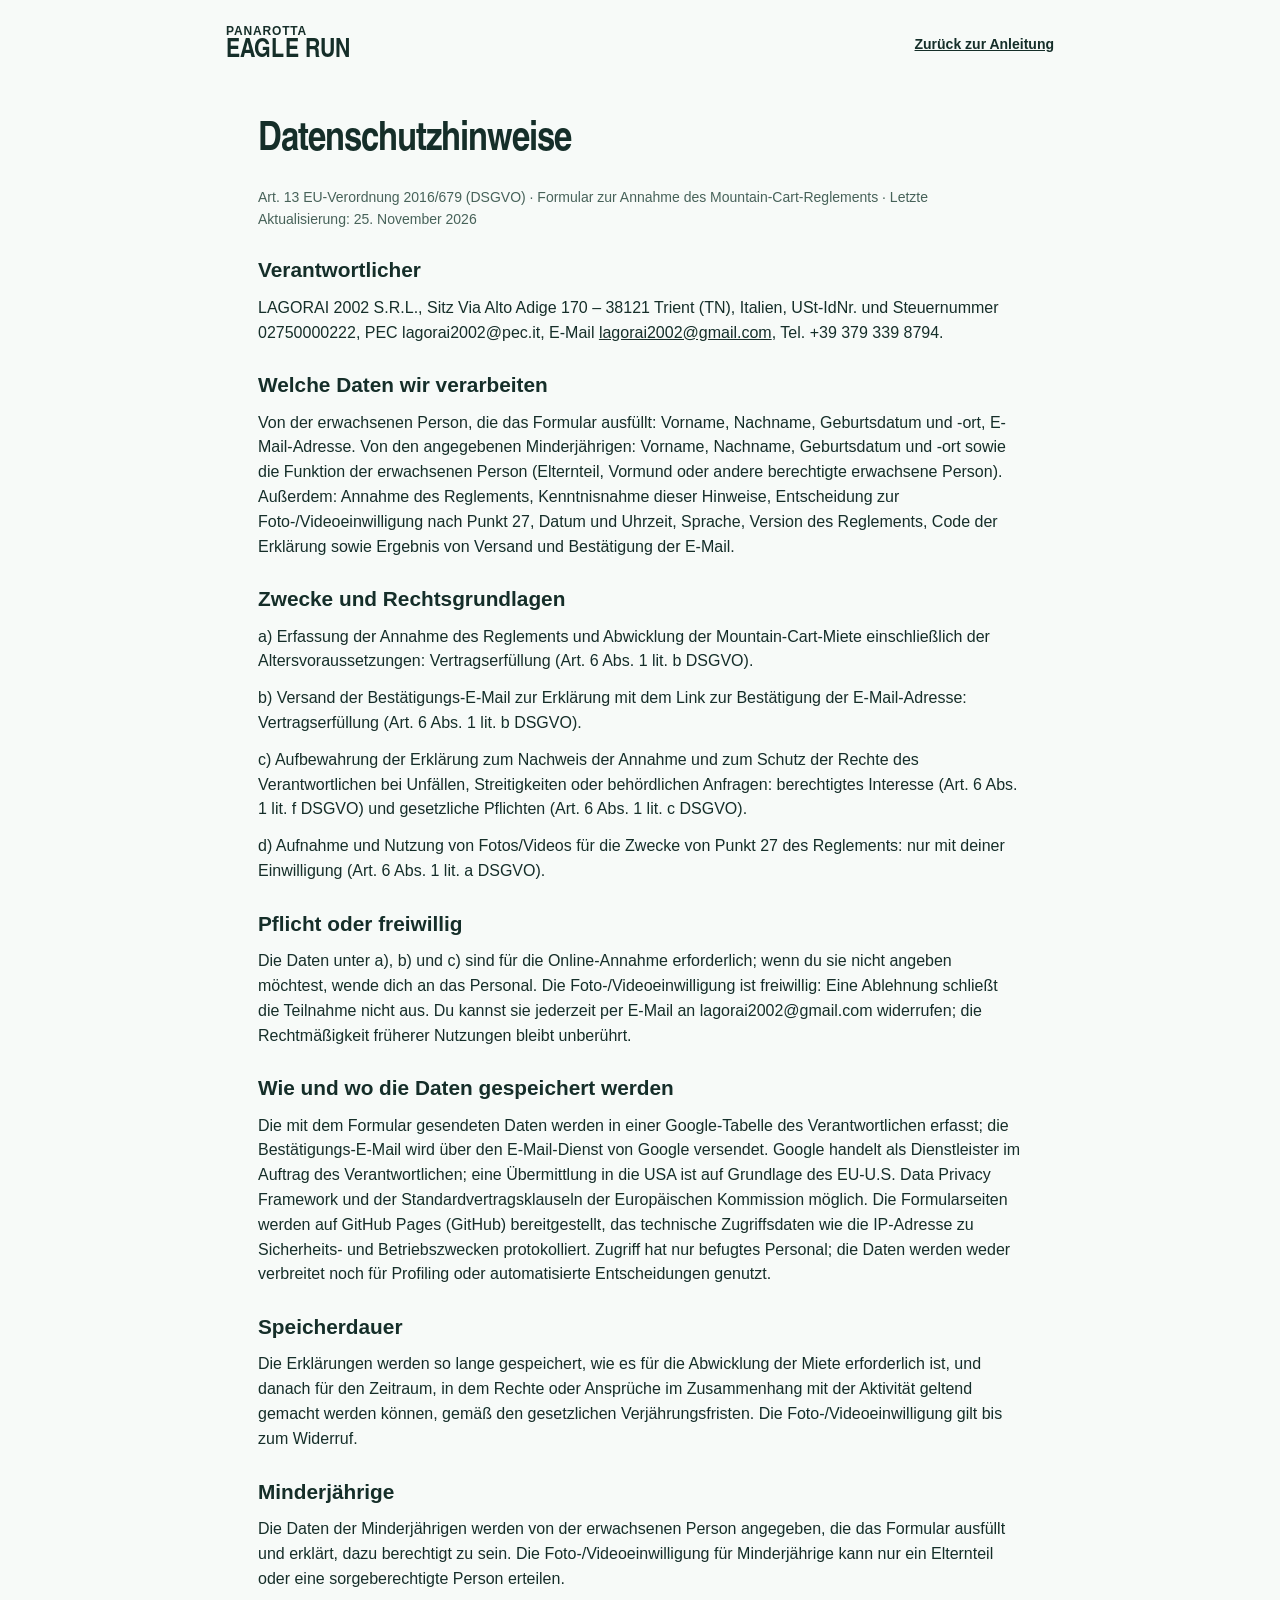
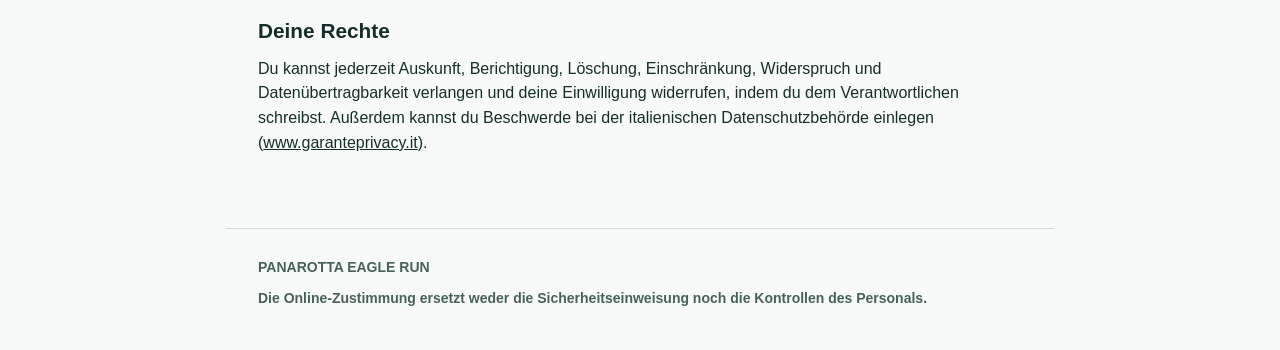
<file: privacy-de.html>
<!doctype html><html lang="de"><head><meta charset="utf-8"><meta name="viewport" content="width=device-width,initial-scale=1"><meta name="robots" content="noindex,nofollow"><meta name="theme-color" content="#103e35"><title>Datenschutzhinweise | Panarotta Eagle Run</title><link rel="icon" href="assets/favicon.svg" type="image/svg+xml"><link rel="stylesheet" href="styles.css?v=20261125c"><link rel="stylesheet" href="registration.css?v=20261125c"><link rel="stylesheet" href="mobile.css?v=20261125c"></head><body class="registration-page"><header class="masthead"><a class="brand" href="de.html"><span>PANAROTTA<strong>EAGLE RUN</strong></span></a><a class="return-link" href="de.html#accettazione">Zurück zur Anleitung</a></header><main class="document-page"><h1>Datenschutzhinweise</h1><p class="metadata">Art. 13 EU-Verordnung 2016/679 (DSGVO) · Formular zur Annahme des Mountain-Cart-Reglements · Letzte Aktualisierung: 25. November 2026</p>
<h2>Verantwortlicher</h2><p>LAGORAI 2002 S.R.L., Sitz Via Alto Adige 170 – 38121 Trient (TN), Italien, USt-IdNr. und Steuernummer 02750000222, PEC lagorai2002@pec.it, E-Mail <a href="mailto:lagorai2002@gmail.com">lagorai2002@gmail.com</a>, Tel. +39 379 339 8794.</p>
<h2>Welche Daten wir verarbeiten</h2><p>Von der erwachsenen Person, die das Formular ausfüllt: Vorname, Nachname, Geburtsdatum und -ort, E-Mail-Adresse. Von den angegebenen Minderjährigen: Vorname, Nachname, Geburtsdatum und -ort sowie die Funktion der erwachsenen Person (Elternteil, Vormund oder andere berechtigte erwachsene Person). Außerdem: Annahme des Reglements, Kenntnisnahme dieser Hinweise, Entscheidung zur Foto-/Videoeinwilligung nach Punkt 27, Datum und Uhrzeit, Sprache, Version des Reglements, Code der Erklärung sowie Ergebnis von Versand und Bestätigung der E-Mail.</p>
<h2>Zwecke und Rechtsgrundlagen</h2><p>a) Erfassung der Annahme des Reglements und Abwicklung der Mountain-Cart-Miete einschließlich der Altersvoraussetzungen: Vertragserfüllung (Art. 6 Abs. 1 lit. b DSGVO).</p><p>b) Versand der Bestätigungs-E-Mail zur Erklärung mit dem Link zur Bestätigung der E-Mail-Adresse: Vertragserfüllung (Art. 6 Abs. 1 lit. b DSGVO).</p><p>c) Aufbewahrung der Erklärung zum Nachweis der Annahme und zum Schutz der Rechte des Verantwortlichen bei Unfällen, Streitigkeiten oder behördlichen Anfragen: berechtigtes Interesse (Art. 6 Abs. 1 lit. f DSGVO) und gesetzliche Pflichten (Art. 6 Abs. 1 lit. c DSGVO).</p><p>d) Aufnahme und Nutzung von Fotos/Videos für die Zwecke von Punkt 27 des Reglements: nur mit deiner Einwilligung (Art. 6 Abs. 1 lit. a DSGVO).</p>
<h2>Pflicht oder freiwillig</h2><p>Die Daten unter a), b) und c) sind für die Online-Annahme erforderlich; wenn du sie nicht angeben möchtest, wende dich an das Personal. Die Foto-/Videoeinwilligung ist freiwillig: Eine Ablehnung schließt die Teilnahme nicht aus. Du kannst sie jederzeit per E-Mail an lagorai2002@gmail.com widerrufen; die Rechtmäßigkeit früherer Nutzungen bleibt unberührt.</p>
<h2>Wie und wo die Daten gespeichert werden</h2><p>Die mit dem Formular gesendeten Daten werden in einer Google-Tabelle des Verantwortlichen erfasst; die Bestätigungs-E-Mail wird über den E-Mail-Dienst von Google versendet. Google handelt als Dienstleister im Auftrag des Verantwortlichen; eine Übermittlung in die USA ist auf Grundlage des EU-U.S. Data Privacy Framework und der Standardvertragsklauseln der Europäischen Kommission möglich. Die Formularseiten werden auf GitHub Pages (GitHub) bereitgestellt, das technische Zugriffsdaten wie die IP-Adresse zu Sicherheits- und Betriebszwecken protokolliert. Zugriff hat nur befugtes Personal; die Daten werden weder verbreitet noch für Profiling oder automatisierte Entscheidungen genutzt.</p>
<h2>Speicherdauer</h2><p>Die Erklärungen werden so lange gespeichert, wie es für die Abwicklung der Miete erforderlich ist, und danach für den Zeitraum, in dem Rechte oder Ansprüche im Zusammenhang mit der Aktivität geltend gemacht werden können, gemäß den gesetzlichen Verjährungsfristen. Die Foto-/Videoeinwilligung gilt bis zum Widerruf.</p>
<h2>Minderjährige</h2><p>Die Daten der Minderjährigen werden von der erwachsenen Person angegeben, die das Formular ausfüllt und erklärt, dazu berechtigt zu sein. Die Foto-/Videoeinwilligung für Minderjährige kann nur ein Elternteil oder eine sorgeberechtigte Person erteilen.</p>
<h2>Deine Rechte</h2><p>Du kannst jederzeit Auskunft, Berichtigung, Löschung, Einschränkung, Widerspruch und Datenübertragbarkeit verlangen und deine Einwilligung widerrufen, indem du dem Verantwortlichen schreibst. Außerdem kannst du Beschwerde bei der italienischen Datenschutzbehörde einlegen (<a href="https://www.garanteprivacy.it" target="_blank" rel="noopener">www.garanteprivacy.it</a>).</p></main><footer><span>PANAROTTA EAGLE RUN</span><p>Die Online-Zustimmung ersetzt weder die Sicherheitseinweisung noch die Kontrollen des Personals.</p></footer></body></html>
</file>
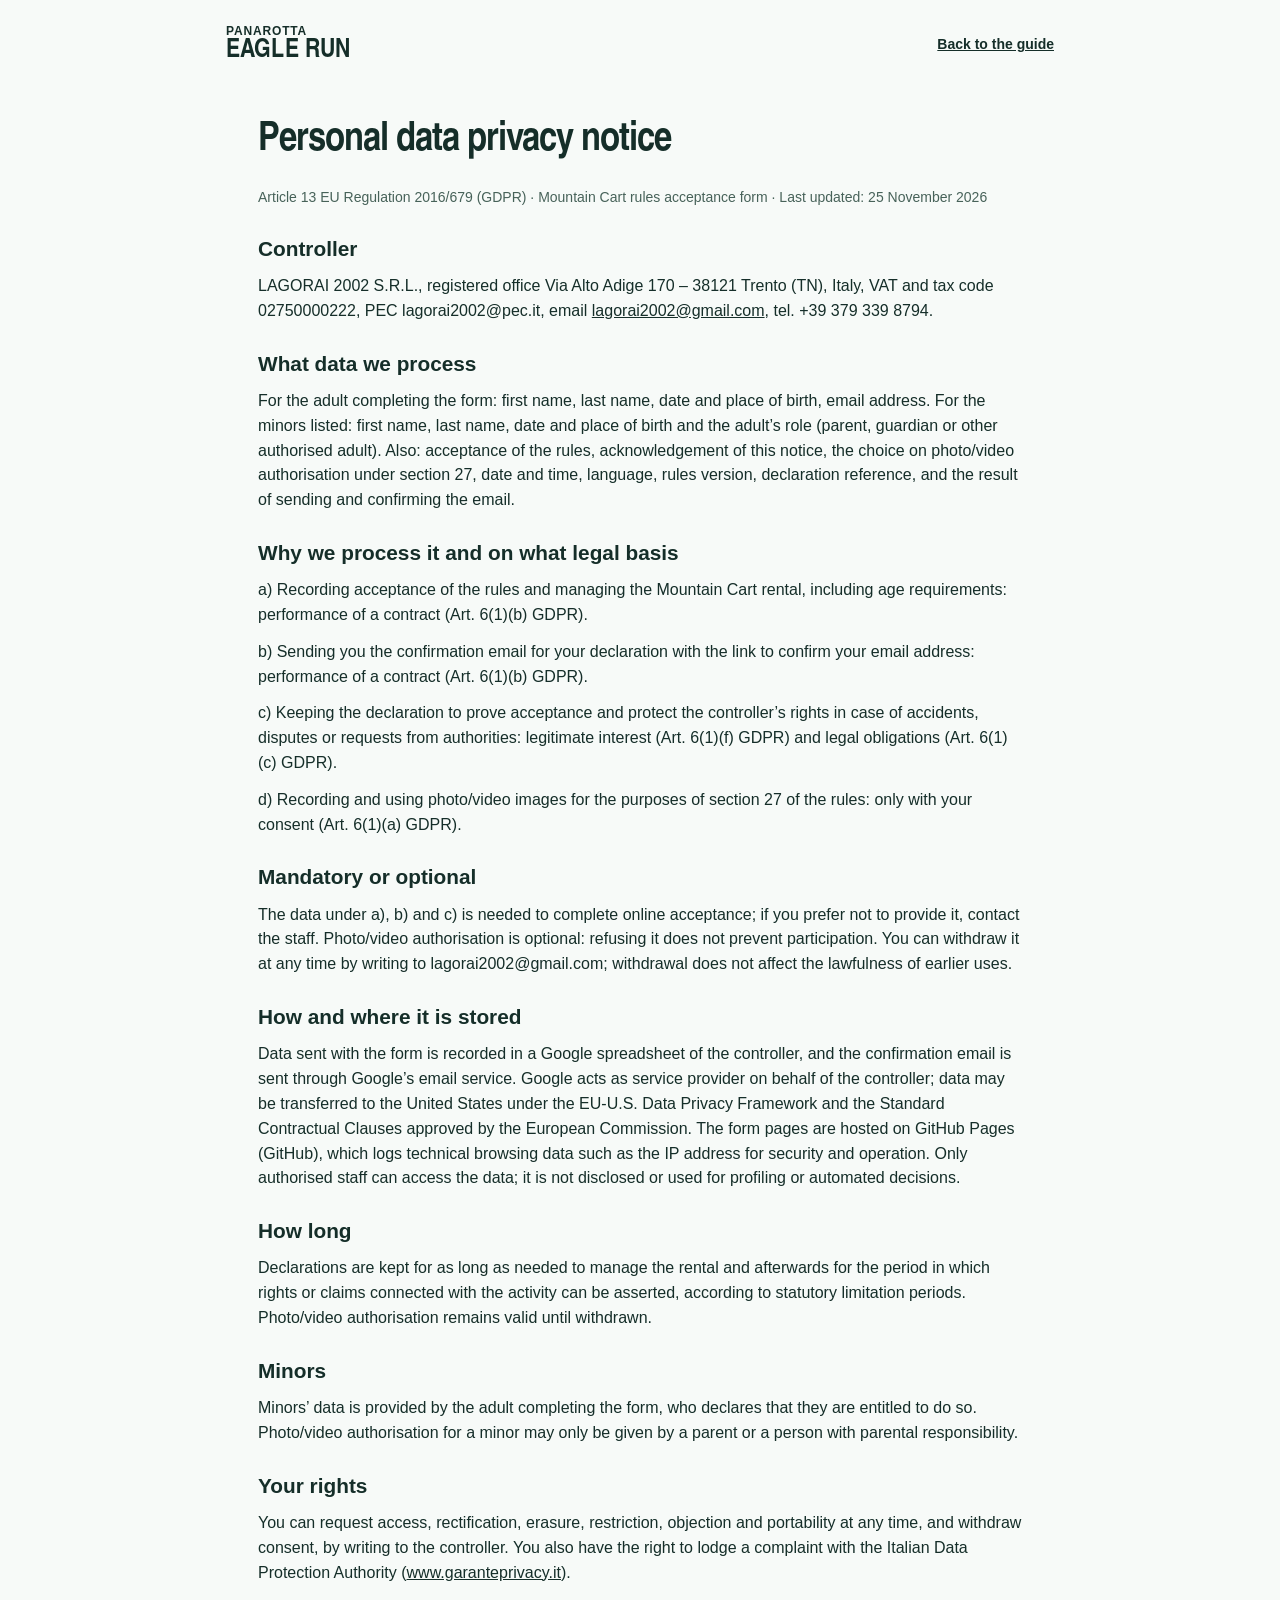
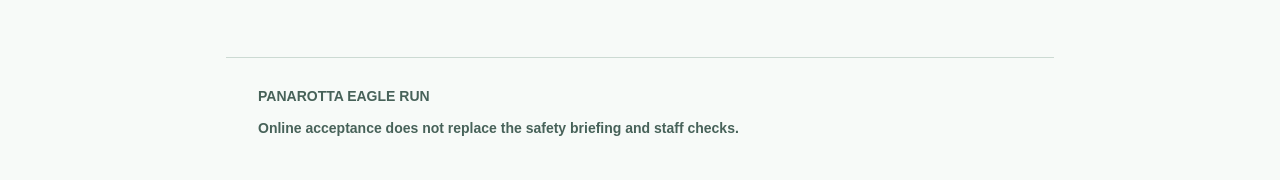
<file: privacy-en.html>
<!doctype html><html lang="en"><head><meta charset="utf-8"><meta name="viewport" content="width=device-width,initial-scale=1"><meta name="robots" content="noindex,nofollow"><meta name="theme-color" content="#103e35"><title>Personal data privacy notice | Panarotta Eagle Run</title><link rel="icon" href="assets/favicon.svg" type="image/svg+xml"><link rel="stylesheet" href="styles.css?v=20261125c"><link rel="stylesheet" href="registration.css?v=20261125c"><link rel="stylesheet" href="mobile.css?v=20261125c"></head><body class="registration-page"><header class="masthead"><a class="brand" href="en.html"><span>PANAROTTA<strong>EAGLE RUN</strong></span></a><a class="return-link" href="en.html#accettazione">Back to the guide</a></header><main class="document-page"><h1>Personal data privacy notice</h1><p class="metadata">Article 13 EU Regulation 2016/679 (GDPR) · Mountain Cart rules acceptance form · Last updated: 25 November 2026</p>
<h2>Controller</h2><p>LAGORAI 2002 S.R.L., registered office Via Alto Adige 170 – 38121 Trento (TN), Italy, VAT and tax code 02750000222, PEC lagorai2002@pec.it, email <a href="mailto:lagorai2002@gmail.com">lagorai2002@gmail.com</a>, tel. +39 379 339 8794.</p>
<h2>What data we process</h2><p>For the adult completing the form: first name, last name, date and place of birth, email address. For the minors listed: first name, last name, date and place of birth and the adult’s role (parent, guardian or other authorised adult). Also: acceptance of the rules, acknowledgement of this notice, the choice on photo/video authorisation under section 27, date and time, language, rules version, declaration reference, and the result of sending and confirming the email.</p>
<h2>Why we process it and on what legal basis</h2><p>a) Recording acceptance of the rules and managing the Mountain Cart rental, including age requirements: performance of a contract (Art. 6(1)(b) GDPR).</p><p>b) Sending you the confirmation email for your declaration with the link to confirm your email address: performance of a contract (Art. 6(1)(b) GDPR).</p><p>c) Keeping the declaration to prove acceptance and protect the controller’s rights in case of accidents, disputes or requests from authorities: legitimate interest (Art. 6(1)(f) GDPR) and legal obligations (Art. 6(1)(c) GDPR).</p><p>d) Recording and using photo/video images for the purposes of section 27 of the rules: only with your consent (Art. 6(1)(a) GDPR).</p>
<h2>Mandatory or optional</h2><p>The data under a), b) and c) is needed to complete online acceptance; if you prefer not to provide it, contact the staff. Photo/video authorisation is optional: refusing it does not prevent participation. You can withdraw it at any time by writing to lagorai2002@gmail.com; withdrawal does not affect the lawfulness of earlier uses.</p>
<h2>How and where it is stored</h2><p>Data sent with the form is recorded in a Google spreadsheet of the controller, and the confirmation email is sent through Google’s email service. Google acts as service provider on behalf of the controller; data may be transferred to the United States under the EU-U.S. Data Privacy Framework and the Standard Contractual Clauses approved by the European Commission. The form pages are hosted on GitHub Pages (GitHub), which logs technical browsing data such as the IP address for security and operation. Only authorised staff can access the data; it is not disclosed or used for profiling or automated decisions.</p>
<h2>How long</h2><p>Declarations are kept for as long as needed to manage the rental and afterwards for the period in which rights or claims connected with the activity can be asserted, according to statutory limitation periods. Photo/video authorisation remains valid until withdrawn.</p>
<h2>Minors</h2><p>Minors’ data is provided by the adult completing the form, who declares that they are entitled to do so. Photo/video authorisation for a minor may only be given by a parent or a person with parental responsibility.</p>
<h2>Your rights</h2><p>You can request access, rectification, erasure, restriction, objection and portability at any time, and withdraw consent, by writing to the controller. You also have the right to lodge a complaint with the Italian Data Protection Authority (<a href="https://www.garanteprivacy.it" target="_blank" rel="noopener">www.garanteprivacy.it</a>).</p></main><footer><span>PANAROTTA EAGLE RUN</span><p>Online acceptance does not replace the safety briefing and staff checks.</p></footer></body></html>
</file>
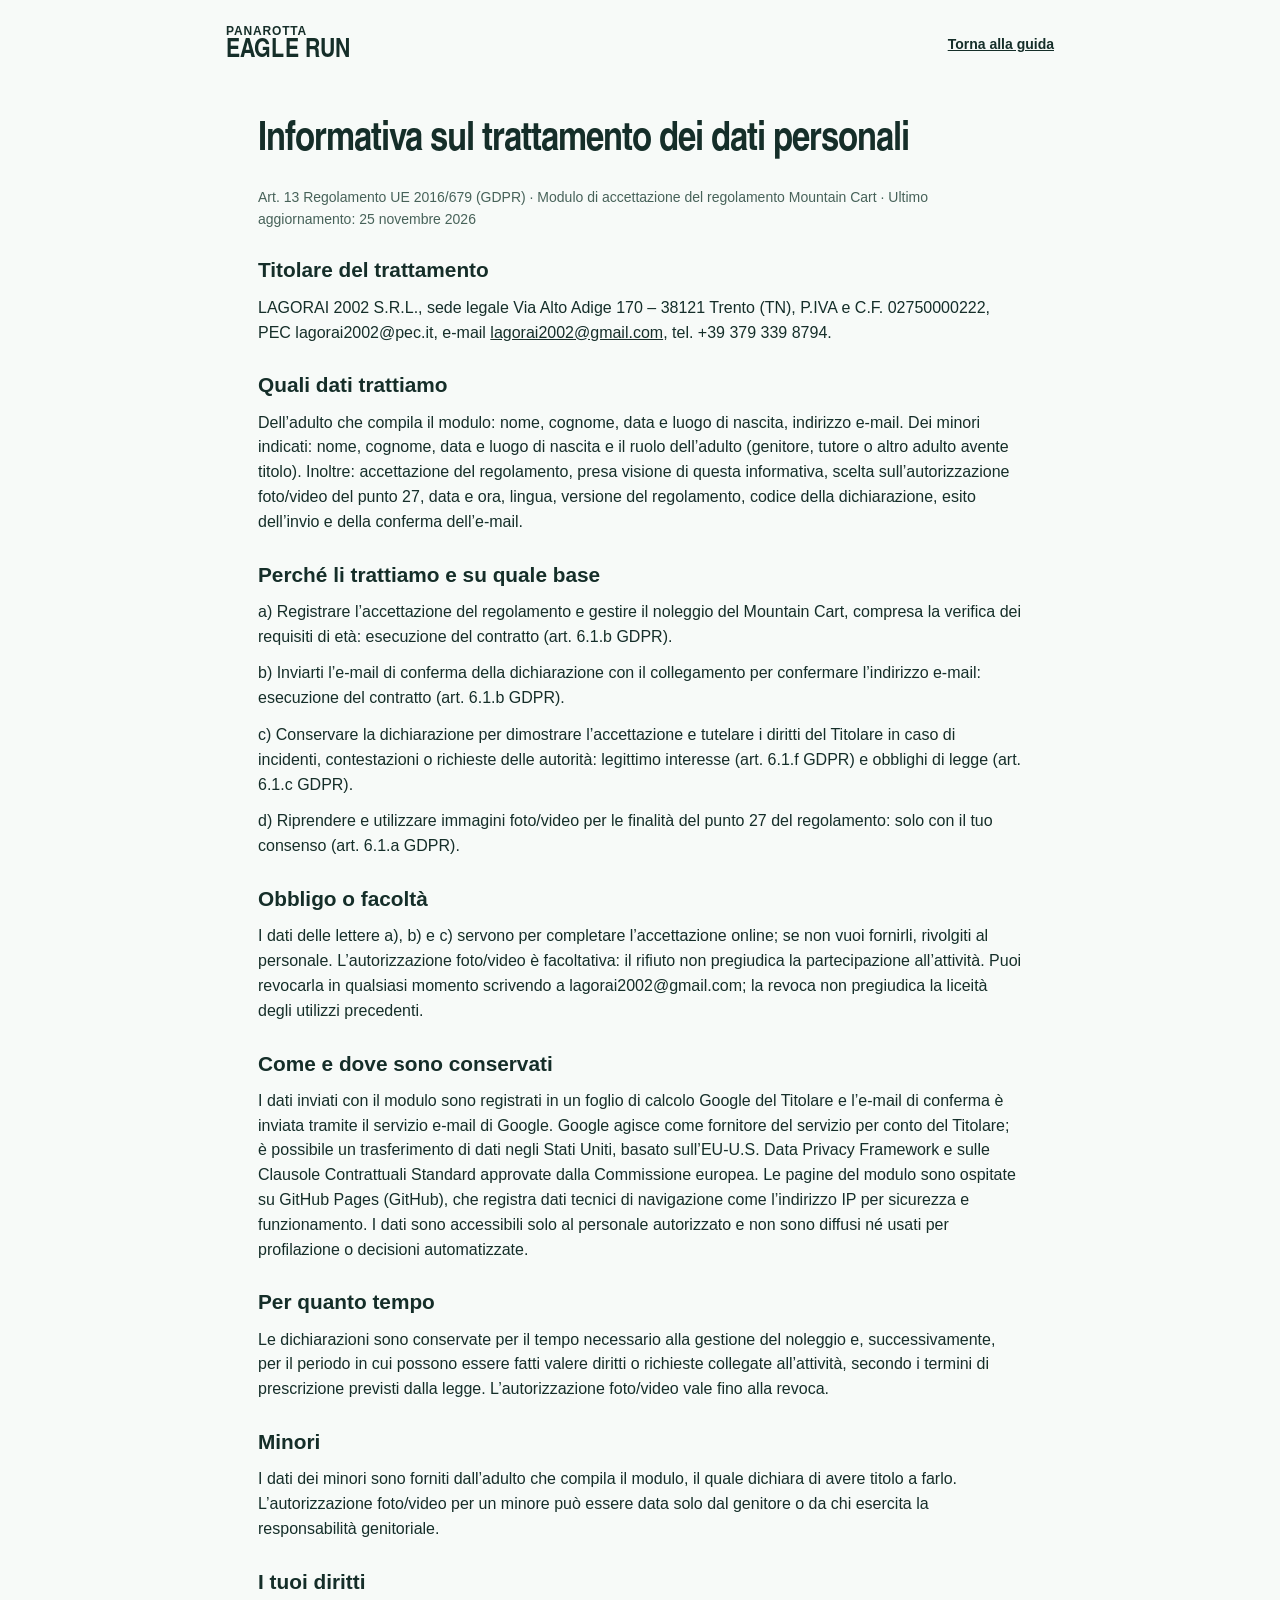
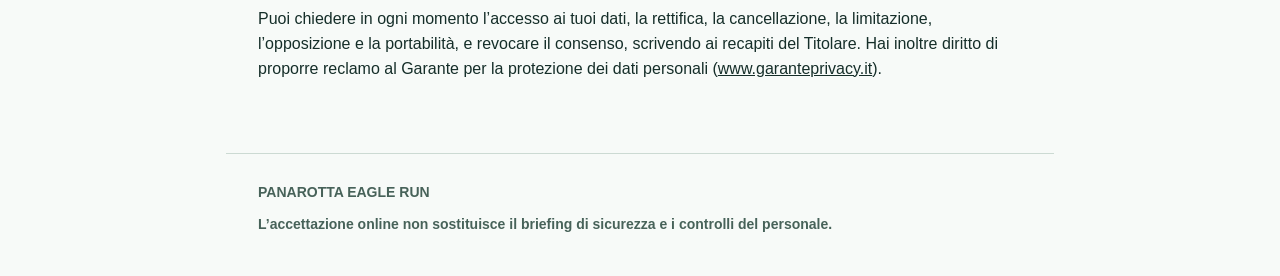
<file: privacy-it.html>
<!doctype html><html lang="it"><head><meta charset="utf-8"><meta name="viewport" content="width=device-width,initial-scale=1"><meta name="robots" content="noindex,nofollow"><meta name="theme-color" content="#103e35"><title>Informativa sul trattamento dei dati personali | Panarotta Eagle Run</title><link rel="icon" href="assets/favicon.svg" type="image/svg+xml"><link rel="stylesheet" href="styles.css?v=20261125c"><link rel="stylesheet" href="registration.css?v=20261125c"><link rel="stylesheet" href="mobile.css?v=20261125c"></head><body class="registration-page"><header class="masthead"><a class="brand" href="index.html"><span>PANAROTTA<strong>EAGLE RUN</strong></span></a><a class="return-link" href="index.html#accettazione">Torna alla guida</a></header><main class="document-page"><h1>Informativa sul trattamento dei dati personali</h1><p class="metadata">Art. 13 Regolamento UE 2016/679 (GDPR) · Modulo di accettazione del regolamento Mountain Cart · Ultimo aggiornamento: 25 novembre 2026</p>
<h2>Titolare del trattamento</h2><p>LAGORAI 2002 S.R.L., sede legale Via Alto Adige 170 – 38121 Trento (TN), P.IVA e C.F. 02750000222, PEC lagorai2002@pec.it, e-mail <a href="mailto:lagorai2002@gmail.com">lagorai2002@gmail.com</a>, tel. +39 379 339 8794.</p>
<h2>Quali dati trattiamo</h2><p>Dell’adulto che compila il modulo: nome, cognome, data e luogo di nascita, indirizzo e-mail. Dei minori indicati: nome, cognome, data e luogo di nascita e il ruolo dell’adulto (genitore, tutore o altro adulto avente titolo). Inoltre: accettazione del regolamento, presa visione di questa informativa, scelta sull’autorizzazione foto/video del punto 27, data e ora, lingua, versione del regolamento, codice della dichiarazione, esito dell’invio e della conferma dell’e-mail.</p>
<h2>Perché li trattiamo e su quale base</h2><p>a) Registrare l’accettazione del regolamento e gestire il noleggio del Mountain Cart, compresa la verifica dei requisiti di età: esecuzione del contratto (art. 6.1.b GDPR).</p><p>b) Inviarti l’e-mail di conferma della dichiarazione con il collegamento per confermare l’indirizzo e-mail: esecuzione del contratto (art. 6.1.b GDPR).</p><p>c) Conservare la dichiarazione per dimostrare l’accettazione e tutelare i diritti del Titolare in caso di incidenti, contestazioni o richieste delle autorità: legittimo interesse (art. 6.1.f GDPR) e obblighi di legge (art. 6.1.c GDPR).</p><p>d) Riprendere e utilizzare immagini foto/video per le finalità del punto 27 del regolamento: solo con il tuo consenso (art. 6.1.a GDPR).</p>
<h2>Obbligo o facoltà</h2><p>I dati delle lettere a), b) e c) servono per completare l’accettazione online; se non vuoi fornirli, rivolgiti al personale. L’autorizzazione foto/video è facoltativa: il rifiuto non pregiudica la partecipazione all’attività. Puoi revocarla in qualsiasi momento scrivendo a lagorai2002@gmail.com; la revoca non pregiudica la liceità degli utilizzi precedenti.</p>
<h2>Come e dove sono conservati</h2><p>I dati inviati con il modulo sono registrati in un foglio di calcolo Google del Titolare e l’e-mail di conferma è inviata tramite il servizio e-mail di Google. Google agisce come fornitore del servizio per conto del Titolare; è possibile un trasferimento di dati negli Stati Uniti, basato sull’EU-U.S. Data Privacy Framework e sulle Clausole Contrattuali Standard approvate dalla Commissione europea. Le pagine del modulo sono ospitate su GitHub Pages (GitHub), che registra dati tecnici di navigazione come l’indirizzo IP per sicurezza e funzionamento. I dati sono accessibili solo al personale autorizzato e non sono diffusi né usati per profilazione o decisioni automatizzate.</p>
<h2>Per quanto tempo</h2><p>Le dichiarazioni sono conservate per il tempo necessario alla gestione del noleggio e, successivamente, per il periodo in cui possono essere fatti valere diritti o richieste collegate all’attività, secondo i termini di prescrizione previsti dalla legge. L’autorizzazione foto/video vale fino alla revoca.</p>
<h2>Minori</h2><p>I dati dei minori sono forniti dall’adulto che compila il modulo, il quale dichiara di avere titolo a farlo. L’autorizzazione foto/video per un minore può essere data solo dal genitore o da chi esercita la responsabilità genitoriale.</p>
<h2>I tuoi diritti</h2><p>Puoi chiedere in ogni momento l’accesso ai tuoi dati, la rettifica, la cancellazione, la limitazione, l’opposizione e la portabilità, e revocare il consenso, scrivendo ai recapiti del Titolare. Hai inoltre diritto di proporre reclamo al Garante per la protezione dei dati personali (<a href="https://www.garanteprivacy.it" target="_blank" rel="noopener">www.garanteprivacy.it</a>).</p></main><footer><span>PANAROTTA EAGLE RUN</span><p>L’accettazione online non sostituisce il briefing di sicurezza e i controlli del personale.</p></footer></body></html>
</file>
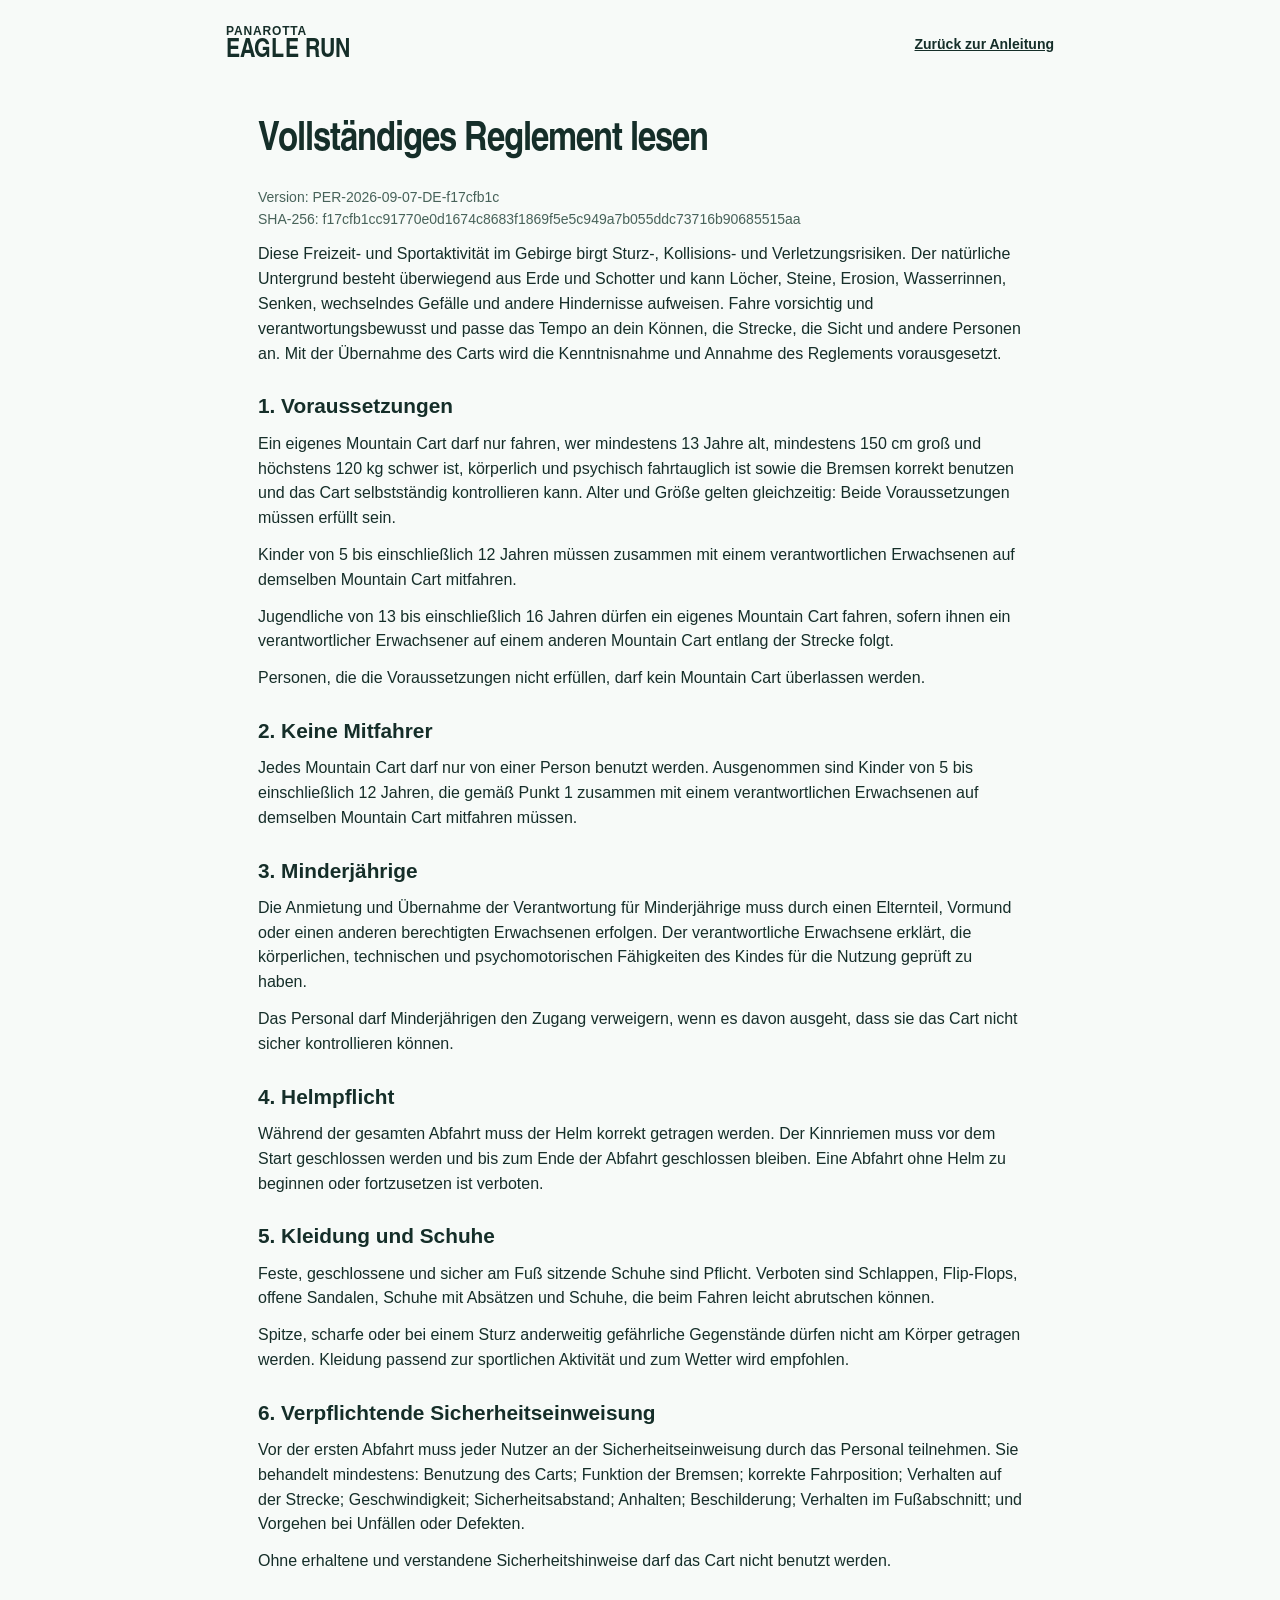
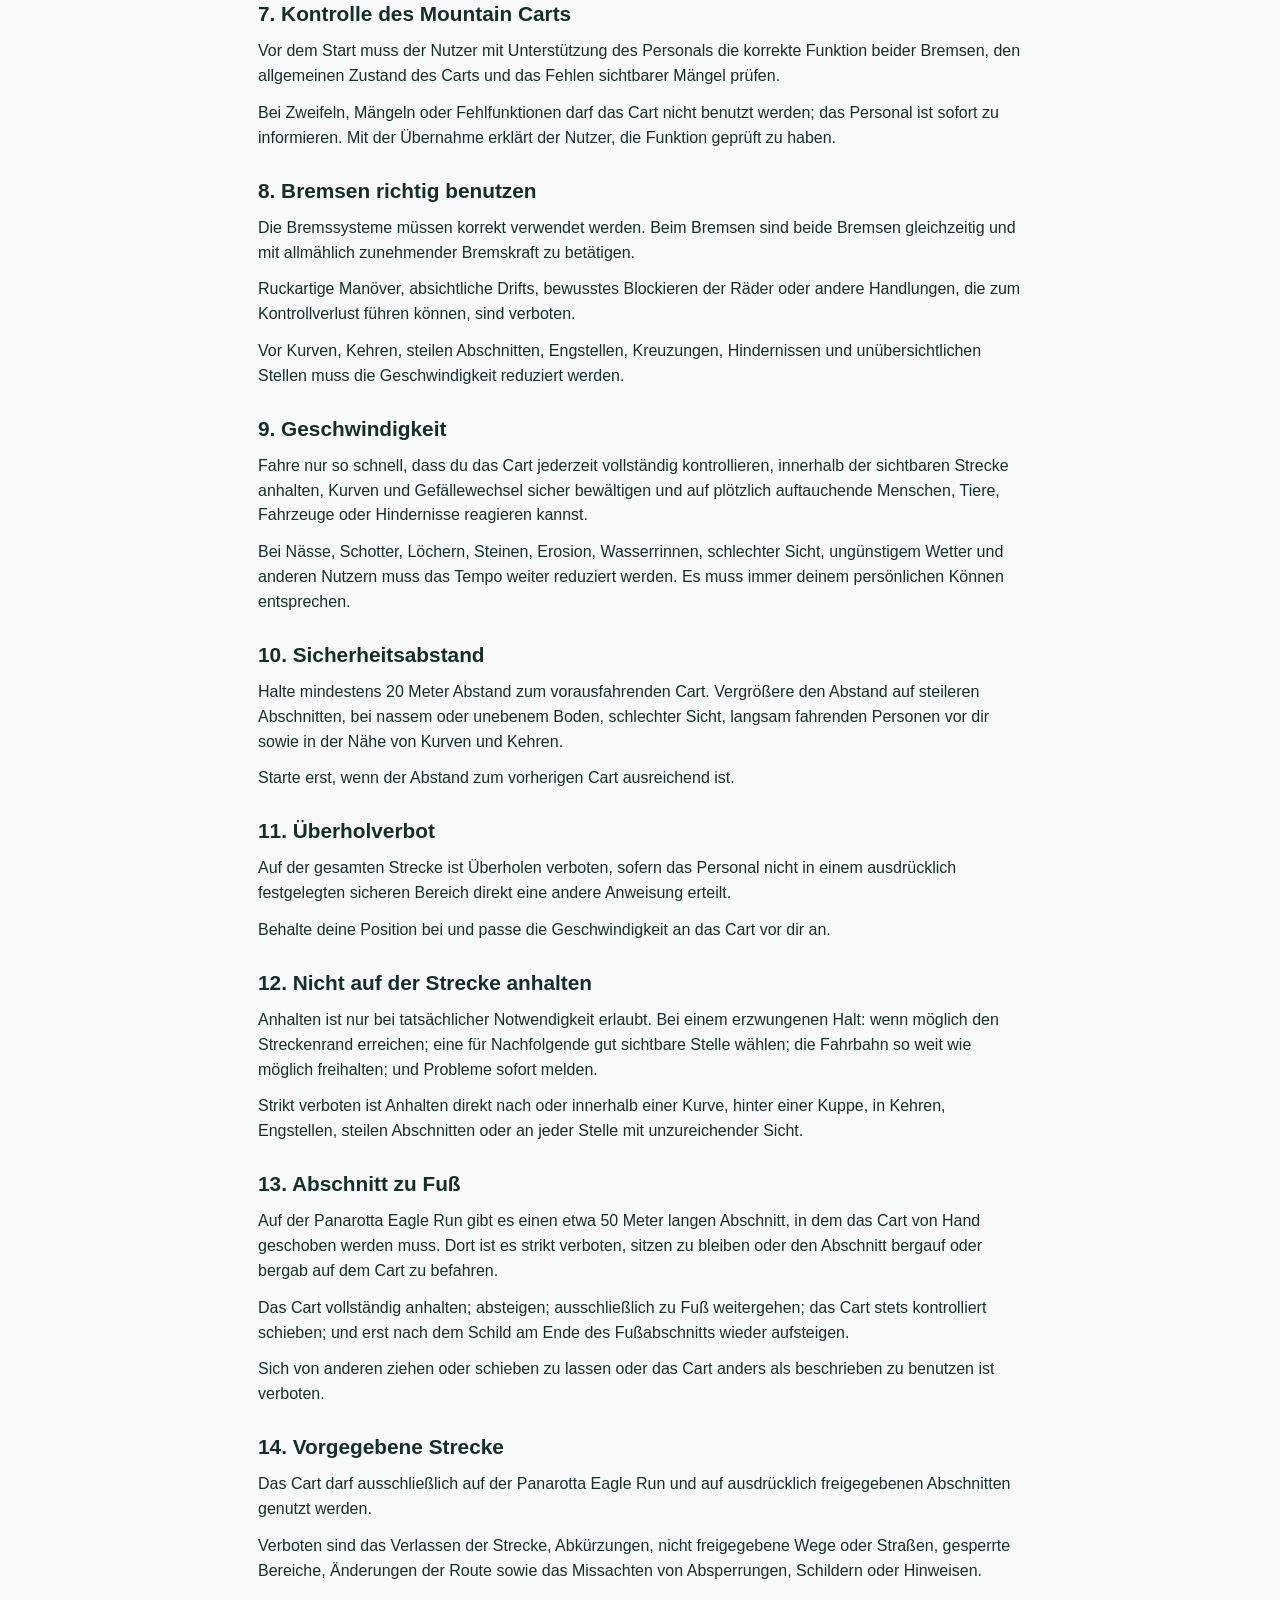
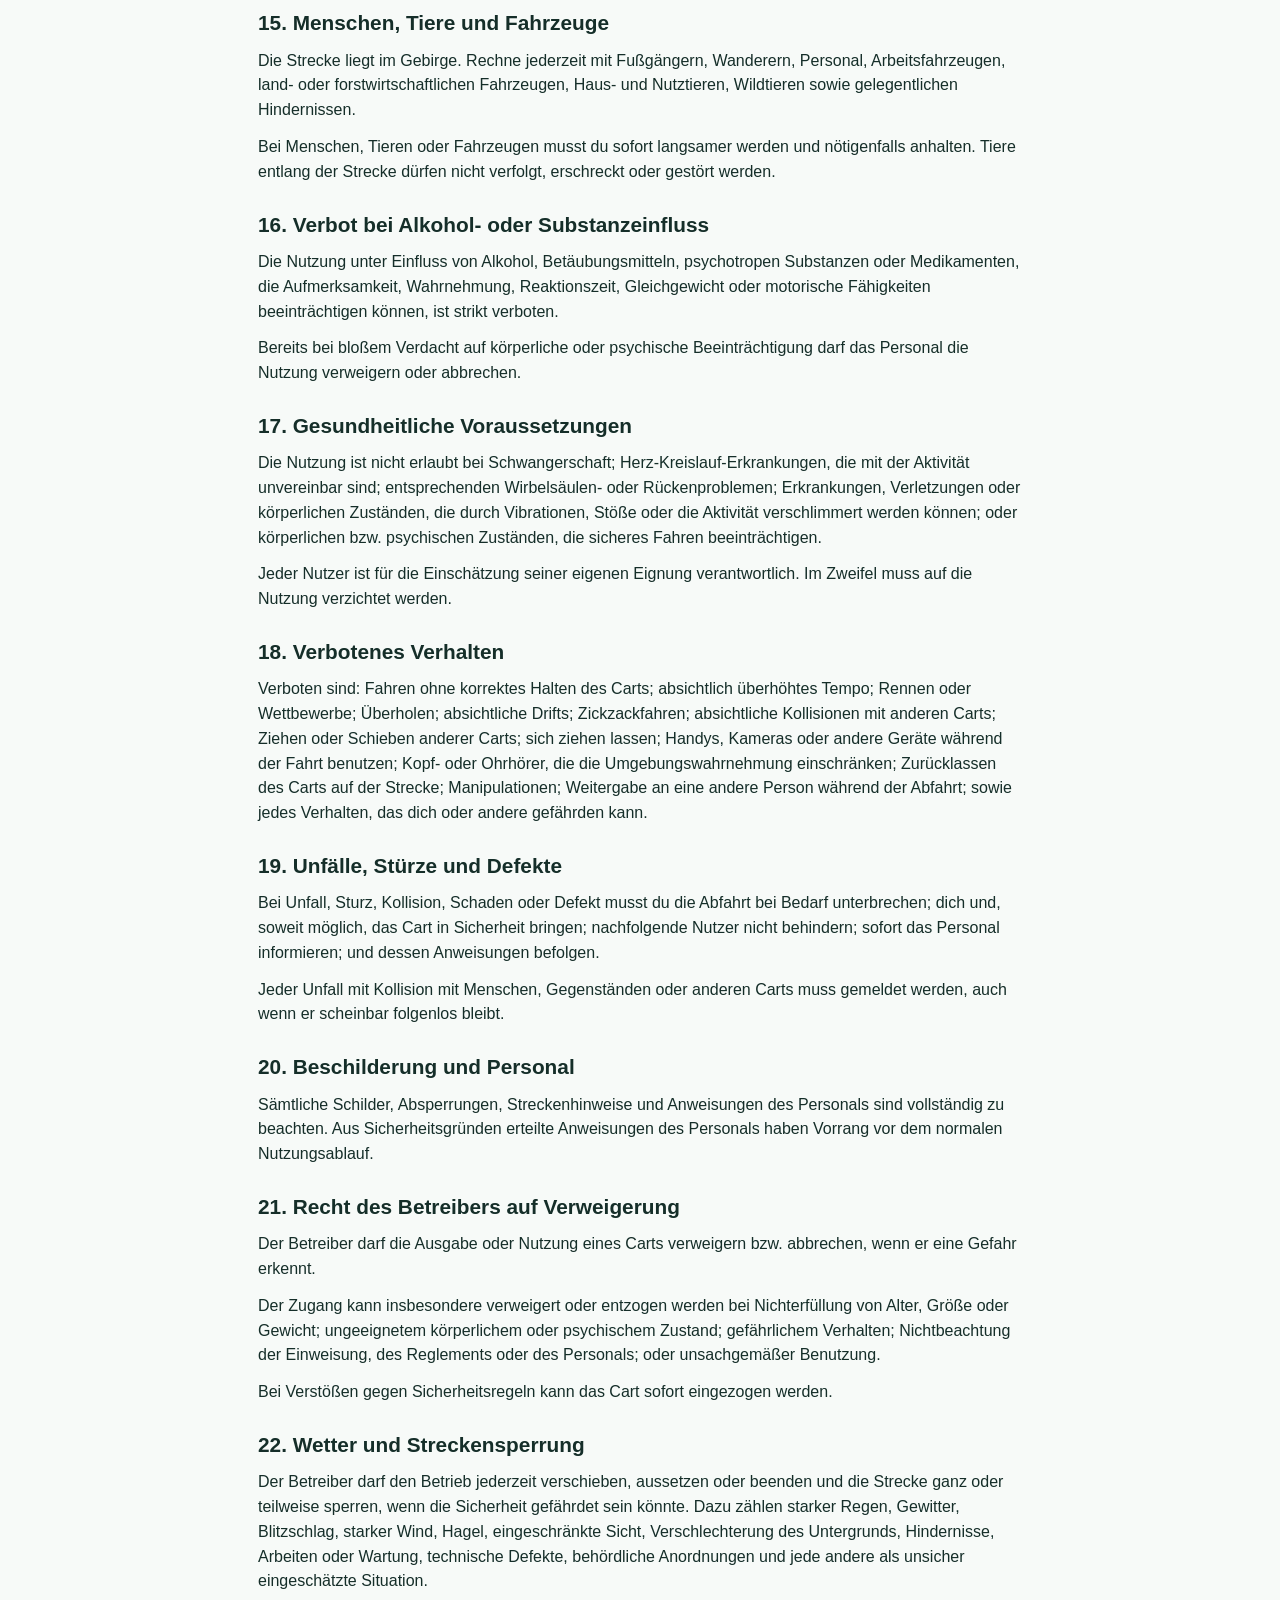
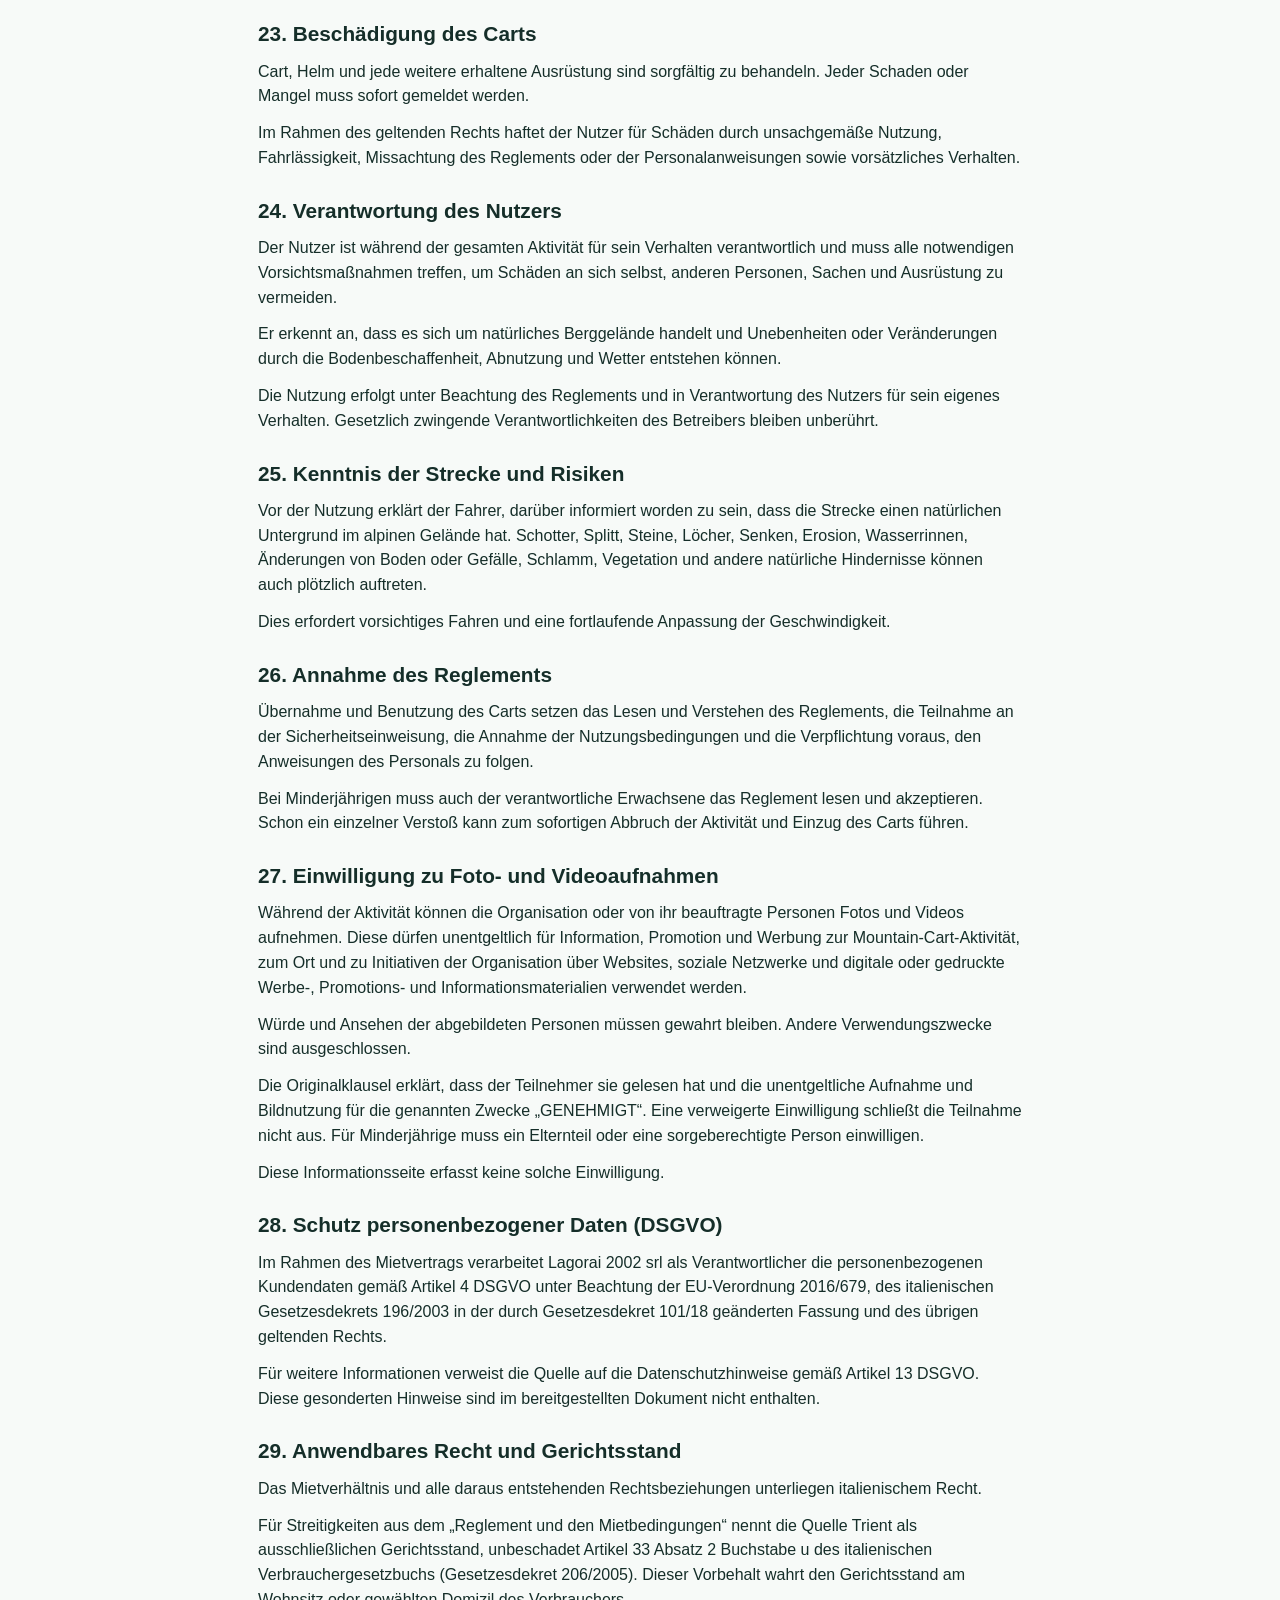
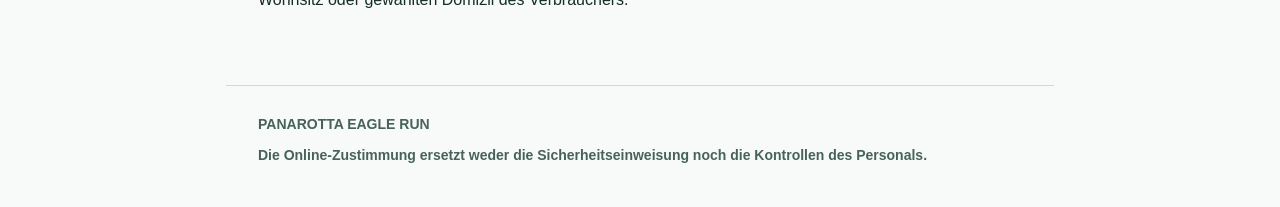
<file: regolamento-de.html>
<!doctype html><html lang="de"><head><meta charset="utf-8"><meta name="viewport" content="width=device-width,initial-scale=1"><meta name="robots" content="noindex,nofollow"><meta name="theme-color" content="#103e35"><title>Vollständiges Reglement lesen | Panarotta Eagle Run</title><link rel="icon" href="assets/favicon.svg" type="image/svg+xml"><link rel="stylesheet" href="styles.css?v=20261125c"><link rel="stylesheet" href="registration.css?v=20261125c"><link rel="stylesheet" href="mobile.css?v=20261125c"></head><body class="registration-page"><header class="masthead"><a class="brand" href="de.html"><span>PANAROTTA<strong>EAGLE RUN</strong></span></a><a class="return-link" href="de.html#accettazione">Zurück zur Anleitung</a></header><main class="document-page"><h1>Vollständiges Reglement lesen</h1><p class="metadata">Version: PER-2026-09-07-DE-f17cfb1c<br>SHA-256: f17cfb1cc91770e0d1674c8683f1869f5e5c949a7b055ddc73716b90685515aa</p><p>Diese Freizeit- und Sportaktivität im Gebirge birgt Sturz-, Kollisions- und Verletzungsrisiken. Der natürliche Untergrund besteht überwiegend aus Erde und Schotter und kann Löcher, Steine, Erosion, Wasserrinnen, Senken, wechselndes Gefälle und andere Hindernisse aufweisen. Fahre vorsichtig und verantwortungsbewusst und passe das Tempo an dein Können, die Strecke, die Sicht und andere Personen an. Mit der Übernahme des Carts wird die Kenntnisnahme und Annahme des Reglements vorausgesetzt.</p><section><h2>1. Voraussetzungen</h2><p>Ein eigenes Mountain Cart darf nur fahren, wer mindestens 13 Jahre alt, mindestens 150 cm groß und höchstens 120 kg schwer ist, körperlich und psychisch fahrtauglich ist sowie die Bremsen korrekt benutzen und das Cart selbstständig kontrollieren kann. Alter und Größe gelten gleichzeitig: Beide Voraussetzungen müssen erfüllt sein.</p><p>Kinder von 5 bis einschließlich 12 Jahren müssen zusammen mit einem verantwortlichen Erwachsenen auf demselben Mountain Cart mitfahren.</p><p>Jugendliche von 13 bis einschließlich 16 Jahren dürfen ein eigenes Mountain Cart fahren, sofern ihnen ein verantwortlicher Erwachsener auf einem anderen Mountain Cart entlang der Strecke folgt.</p><p>Personen, die die Voraussetzungen nicht erfüllen, darf kein Mountain Cart überlassen werden.</p></section><section><h2>2. Keine Mitfahrer</h2><p>Jedes Mountain Cart darf nur von einer Person benutzt werden. Ausgenommen sind Kinder von 5 bis einschließlich 12 Jahren, die gemäß Punkt 1 zusammen mit einem verantwortlichen Erwachsenen auf demselben Mountain Cart mitfahren müssen.</p></section><section><h2>3. Minderjährige</h2><p>Die Anmietung und Übernahme der Verantwortung für Minderjährige muss durch einen Elternteil, Vormund oder einen anderen berechtigten Erwachsenen erfolgen. Der verantwortliche Erwachsene erklärt, die körperlichen, technischen und psychomotorischen Fähigkeiten des Kindes für die Nutzung geprüft zu haben.</p><p>Das Personal darf Minderjährigen den Zugang verweigern, wenn es davon ausgeht, dass sie das Cart nicht sicher kontrollieren können.</p></section><section><h2>4. Helmpflicht</h2><p>Während der gesamten Abfahrt muss der Helm korrekt getragen werden. Der Kinnriemen muss vor dem Start geschlossen werden und bis zum Ende der Abfahrt geschlossen bleiben. Eine Abfahrt ohne Helm zu beginnen oder fortzusetzen ist verboten.</p></section><section><h2>5. Kleidung und Schuhe</h2><p>Feste, geschlossene und sicher am Fuß sitzende Schuhe sind Pflicht. Verboten sind Schlappen, Flip-Flops, offene Sandalen, Schuhe mit Absätzen und Schuhe, die beim Fahren leicht abrutschen können.</p><p>Spitze, scharfe oder bei einem Sturz anderweitig gefährliche Gegenstände dürfen nicht am Körper getragen werden. Kleidung passend zur sportlichen Aktivität und zum Wetter wird empfohlen.</p></section><section><h2>6. Verpflichtende Sicherheitseinweisung</h2><p>Vor der ersten Abfahrt muss jeder Nutzer an der Sicherheitseinweisung durch das Personal teilnehmen. Sie behandelt mindestens: Benutzung des Carts; Funktion der Bremsen; korrekte Fahrposition; Verhalten auf der Strecke; Geschwindigkeit; Sicherheitsabstand; Anhalten; Beschilderung; Verhalten im Fußabschnitt; und Vorgehen bei Unfällen oder Defekten.</p><p>Ohne erhaltene und verstandene Sicherheitshinweise darf das Cart nicht benutzt werden.</p></section><section><h2>7. Kontrolle des Mountain Carts</h2><p>Vor dem Start muss der Nutzer mit Unterstützung des Personals die korrekte Funktion beider Bremsen, den allgemeinen Zustand des Carts und das Fehlen sichtbarer Mängel prüfen.</p><p>Bei Zweifeln, Mängeln oder Fehlfunktionen darf das Cart nicht benutzt werden; das Personal ist sofort zu informieren. Mit der Übernahme erklärt der Nutzer, die Funktion geprüft zu haben.</p></section><section><h2>8. Bremsen richtig benutzen</h2><p>Die Bremssysteme müssen korrekt verwendet werden. Beim Bremsen sind beide Bremsen gleichzeitig und mit allmählich zunehmender Bremskraft zu betätigen.</p><p>Ruckartige Manöver, absichtliche Drifts, bewusstes Blockieren der Räder oder andere Handlungen, die zum Kontrollverlust führen können, sind verboten.</p><p>Vor Kurven, Kehren, steilen Abschnitten, Engstellen, Kreuzungen, Hindernissen und unübersichtlichen Stellen muss die Geschwindigkeit reduziert werden.</p></section><section><h2>9. Geschwindigkeit</h2><p>Fahre nur so schnell, dass du das Cart jederzeit vollständig kontrollieren, innerhalb der sichtbaren Strecke anhalten, Kurven und Gefällewechsel sicher bewältigen und auf plötzlich auftauchende Menschen, Tiere, Fahrzeuge oder Hindernisse reagieren kannst.</p><p>Bei Nässe, Schotter, Löchern, Steinen, Erosion, Wasserrinnen, schlechter Sicht, ungünstigem Wetter und anderen Nutzern muss das Tempo weiter reduziert werden. Es muss immer deinem persönlichen Können entsprechen.</p></section><section><h2>10. Sicherheitsabstand</h2><p>Halte mindestens 20 Meter Abstand zum vorausfahrenden Cart. Vergrößere den Abstand auf steileren Abschnitten, bei nassem oder unebenem Boden, schlechter Sicht, langsam fahrenden Personen vor dir sowie in der Nähe von Kurven und Kehren.</p><p>Starte erst, wenn der Abstand zum vorherigen Cart ausreichend ist.</p></section><section><h2>11. Überholverbot</h2><p>Auf der gesamten Strecke ist Überholen verboten, sofern das Personal nicht in einem ausdrücklich festgelegten sicheren Bereich direkt eine andere Anweisung erteilt.</p><p>Behalte deine Position bei und passe die Geschwindigkeit an das Cart vor dir an.</p></section><section><h2>12. Nicht auf der Strecke anhalten</h2><p>Anhalten ist nur bei tatsächlicher Notwendigkeit erlaubt. Bei einem erzwungenen Halt: wenn möglich den Streckenrand erreichen; eine für Nachfolgende gut sichtbare Stelle wählen; die Fahrbahn so weit wie möglich freihalten; und Probleme sofort melden.</p><p>Strikt verboten ist Anhalten direkt nach oder innerhalb einer Kurve, hinter einer Kuppe, in Kehren, Engstellen, steilen Abschnitten oder an jeder Stelle mit unzureichender Sicht.</p></section><section><h2>13. Abschnitt zu Fuß</h2><p>Auf der Panarotta Eagle Run gibt es einen etwa 50 Meter langen Abschnitt, in dem das Cart von Hand geschoben werden muss. Dort ist es strikt verboten, sitzen zu bleiben oder den Abschnitt bergauf oder bergab auf dem Cart zu befahren.</p><p>Das Cart vollständig anhalten; absteigen; ausschließlich zu Fuß weitergehen; das Cart stets kontrolliert schieben; und erst nach dem Schild am Ende des Fußabschnitts wieder aufsteigen.</p><p>Sich von anderen ziehen oder schieben zu lassen oder das Cart anders als beschrieben zu benutzen ist verboten.</p></section><section><h2>14. Vorgegebene Strecke</h2><p>Das Cart darf ausschließlich auf der Panarotta Eagle Run und auf ausdrücklich freigegebenen Abschnitten genutzt werden.</p><p>Verboten sind das Verlassen der Strecke, Abkürzungen, nicht freigegebene Wege oder Straßen, gesperrte Bereiche, Änderungen der Route sowie das Missachten von Absperrungen, Schildern oder Hinweisen.</p></section><section><h2>15. Menschen, Tiere und Fahrzeuge</h2><p>Die Strecke liegt im Gebirge. Rechne jederzeit mit Fußgängern, Wanderern, Personal, Arbeitsfahrzeugen, land- oder forstwirtschaftlichen Fahrzeugen, Haus- und Nutztieren, Wildtieren sowie gelegentlichen Hindernissen.</p><p>Bei Menschen, Tieren oder Fahrzeugen musst du sofort langsamer werden und nötigenfalls anhalten. Tiere entlang der Strecke dürfen nicht verfolgt, erschreckt oder gestört werden.</p></section><section><h2>16. Verbot bei Alkohol- oder Substanzeinfluss</h2><p>Die Nutzung unter Einfluss von Alkohol, Betäubungsmitteln, psychotropen Substanzen oder Medikamenten, die Aufmerksamkeit, Wahrnehmung, Reaktionszeit, Gleichgewicht oder motorische Fähigkeiten beeinträchtigen können, ist strikt verboten.</p><p>Bereits bei bloßem Verdacht auf körperliche oder psychische Beeinträchtigung darf das Personal die Nutzung verweigern oder abbrechen.</p></section><section><h2>17. Gesundheitliche Voraussetzungen</h2><p>Die Nutzung ist nicht erlaubt bei Schwangerschaft; Herz-Kreislauf-Erkrankungen, die mit der Aktivität unvereinbar sind; entsprechenden Wirbelsäulen- oder Rückenproblemen; Erkrankungen, Verletzungen oder körperlichen Zuständen, die durch Vibrationen, Stöße oder die Aktivität verschlimmert werden können; oder körperlichen bzw. psychischen Zuständen, die sicheres Fahren beeinträchtigen.</p><p>Jeder Nutzer ist für die Einschätzung seiner eigenen Eignung verantwortlich. Im Zweifel muss auf die Nutzung verzichtet werden.</p></section><section><h2>18. Verbotenes Verhalten</h2><p>Verboten sind: Fahren ohne korrektes Halten des Carts; absichtlich überhöhtes Tempo; Rennen oder Wettbewerbe; Überholen; absichtliche Drifts; Zickzackfahren; absichtliche Kollisionen mit anderen Carts; Ziehen oder Schieben anderer Carts; sich ziehen lassen; Handys, Kameras oder andere Geräte während der Fahrt benutzen; Kopf- oder Ohrhörer, die die Umgebungswahrnehmung einschränken; Zurücklassen des Carts auf der Strecke; Manipulationen; Weitergabe an eine andere Person während der Abfahrt; sowie jedes Verhalten, das dich oder andere gefährden kann.</p></section><section><h2>19. Unfälle, Stürze und Defekte</h2><p>Bei Unfall, Sturz, Kollision, Schaden oder Defekt musst du die Abfahrt bei Bedarf unterbrechen; dich und, soweit möglich, das Cart in Sicherheit bringen; nachfolgende Nutzer nicht behindern; sofort das Personal informieren; und dessen Anweisungen befolgen.</p><p>Jeder Unfall mit Kollision mit Menschen, Gegenständen oder anderen Carts muss gemeldet werden, auch wenn er scheinbar folgenlos bleibt.</p></section><section><h2>20. Beschilderung und Personal</h2><p>Sämtliche Schilder, Absperrungen, Streckenhinweise und Anweisungen des Personals sind vollständig zu beachten. Aus Sicherheitsgründen erteilte Anweisungen des Personals haben Vorrang vor dem normalen Nutzungsablauf.</p></section><section><h2>21. Recht des Betreibers auf Verweigerung</h2><p>Der Betreiber darf die Ausgabe oder Nutzung eines Carts verweigern bzw. abbrechen, wenn er eine Gefahr erkennt.</p><p>Der Zugang kann insbesondere verweigert oder entzogen werden bei Nichterfüllung von Alter, Größe oder Gewicht; ungeeignetem körperlichem oder psychischem Zustand; gefährlichem Verhalten; Nichtbeachtung der Einweisung, des Reglements oder des Personals; oder unsachgemäßer Benutzung.</p><p>Bei Verstößen gegen Sicherheitsregeln kann das Cart sofort eingezogen werden.</p></section><section><h2>22. Wetter und Streckensperrung</h2><p>Der Betreiber darf den Betrieb jederzeit verschieben, aussetzen oder beenden und die Strecke ganz oder teilweise sperren, wenn die Sicherheit gefährdet sein könnte. Dazu zählen starker Regen, Gewitter, Blitzschlag, starker Wind, Hagel, eingeschränkte Sicht, Verschlechterung des Untergrunds, Hindernisse, Arbeiten oder Wartung, technische Defekte, behördliche Anordnungen und jede andere als unsicher eingeschätzte Situation.</p></section><section><h2>23. Beschädigung des Carts</h2><p>Cart, Helm und jede weitere erhaltene Ausrüstung sind sorgfältig zu behandeln. Jeder Schaden oder Mangel muss sofort gemeldet werden.</p><p>Im Rahmen des geltenden Rechts haftet der Nutzer für Schäden durch unsachgemäße Nutzung, Fahrlässigkeit, Missachtung des Reglements oder der Personalanweisungen sowie vorsätzliches Verhalten.</p></section><section><h2>24. Verantwortung des Nutzers</h2><p>Der Nutzer ist während der gesamten Aktivität für sein Verhalten verantwortlich und muss alle notwendigen Vorsichtsmaßnahmen treffen, um Schäden an sich selbst, anderen Personen, Sachen und Ausrüstung zu vermeiden.</p><p>Er erkennt an, dass es sich um natürliches Berggelände handelt und Unebenheiten oder Veränderungen durch die Bodenbeschaffenheit, Abnutzung und Wetter entstehen können.</p><p>Die Nutzung erfolgt unter Beachtung des Reglements und in Verantwortung des Nutzers für sein eigenes Verhalten. Gesetzlich zwingende Verantwortlichkeiten des Betreibers bleiben unberührt.</p></section><section><h2>25. Kenntnis der Strecke und Risiken</h2><p>Vor der Nutzung erklärt der Fahrer, darüber informiert worden zu sein, dass die Strecke einen natürlichen Untergrund im alpinen Gelände hat. Schotter, Splitt, Steine, Löcher, Senken, Erosion, Wasserrinnen, Änderungen von Boden oder Gefälle, Schlamm, Vegetation und andere natürliche Hindernisse können auch plötzlich auftreten.</p><p>Dies erfordert vorsichtiges Fahren und eine fortlaufende Anpassung der Geschwindigkeit.</p></section><section><h2>26. Annahme des Reglements</h2><p>Übernahme und Benutzung des Carts setzen das Lesen und Verstehen des Reglements, die Teilnahme an der Sicherheitseinweisung, die Annahme der Nutzungsbedingungen und die Verpflichtung voraus, den Anweisungen des Personals zu folgen.</p><p>Bei Minderjährigen muss auch der verantwortliche Erwachsene das Reglement lesen und akzeptieren. Schon ein einzelner Verstoß kann zum sofortigen Abbruch der Aktivität und Einzug des Carts führen.</p></section><section><h2>27. Einwilligung zu Foto- und Videoaufnahmen</h2><p>Während der Aktivität können die Organisation oder von ihr beauftragte Personen Fotos und Videos aufnehmen. Diese dürfen unentgeltlich für Information, Promotion und Werbung zur Mountain-Cart-Aktivität, zum Ort und zu Initiativen der Organisation über Websites, soziale Netzwerke und digitale oder gedruckte Werbe-, Promotions- und Informationsmaterialien verwendet werden.</p><p>Würde und Ansehen der abgebildeten Personen müssen gewahrt bleiben. Andere Verwendungszwecke sind ausgeschlossen.</p><p>Die Originalklausel erklärt, dass der Teilnehmer sie gelesen hat und die unentgeltliche Aufnahme und Bildnutzung für die genannten Zwecke „GENEHMIGT“. Eine verweigerte Einwilligung schließt die Teilnahme nicht aus. Für Minderjährige muss ein Elternteil oder eine sorgeberechtigte Person einwilligen.</p><p>Diese Informationsseite erfasst keine solche Einwilligung.</p></section><section><h2>28. Schutz personenbezogener Daten (DSGVO)</h2><p>Im Rahmen des Mietvertrags verarbeitet Lagorai 2002 srl als Verantwortlicher die personenbezogenen Kundendaten gemäß Artikel 4 DSGVO unter Beachtung der EU-Verordnung 2016/679, des italienischen Gesetzesdekrets 196/2003 in der durch Gesetzesdekret 101/18 geänderten Fassung und des übrigen geltenden Rechts.</p><p>Für weitere Informationen verweist die Quelle auf die Datenschutzhinweise gemäß Artikel 13 DSGVO. Diese gesonderten Hinweise sind im bereitgestellten Dokument nicht enthalten.</p></section><section><h2>29. Anwendbares Recht und Gerichtsstand</h2><p>Das Mietverhältnis und alle daraus entstehenden Rechtsbeziehungen unterliegen italienischem Recht.</p><p>Für Streitigkeiten aus dem „Reglement und den Mietbedingungen“ nennt die Quelle Trient als ausschließlichen Gerichtsstand, unbeschadet Artikel 33 Absatz 2 Buchstabe u des italienischen Verbrauchergesetzbuchs (Gesetzesdekret 206/2005). Dieser Vorbehalt wahrt den Gerichtsstand am Wohnsitz oder gewählten Domizil des Verbrauchers.</p></section></main><footer><span>PANAROTTA EAGLE RUN</span><p>Die Online-Zustimmung ersetzt weder die Sicherheitseinweisung noch die Kontrollen des Personals.</p></footer></body></html>
</file>
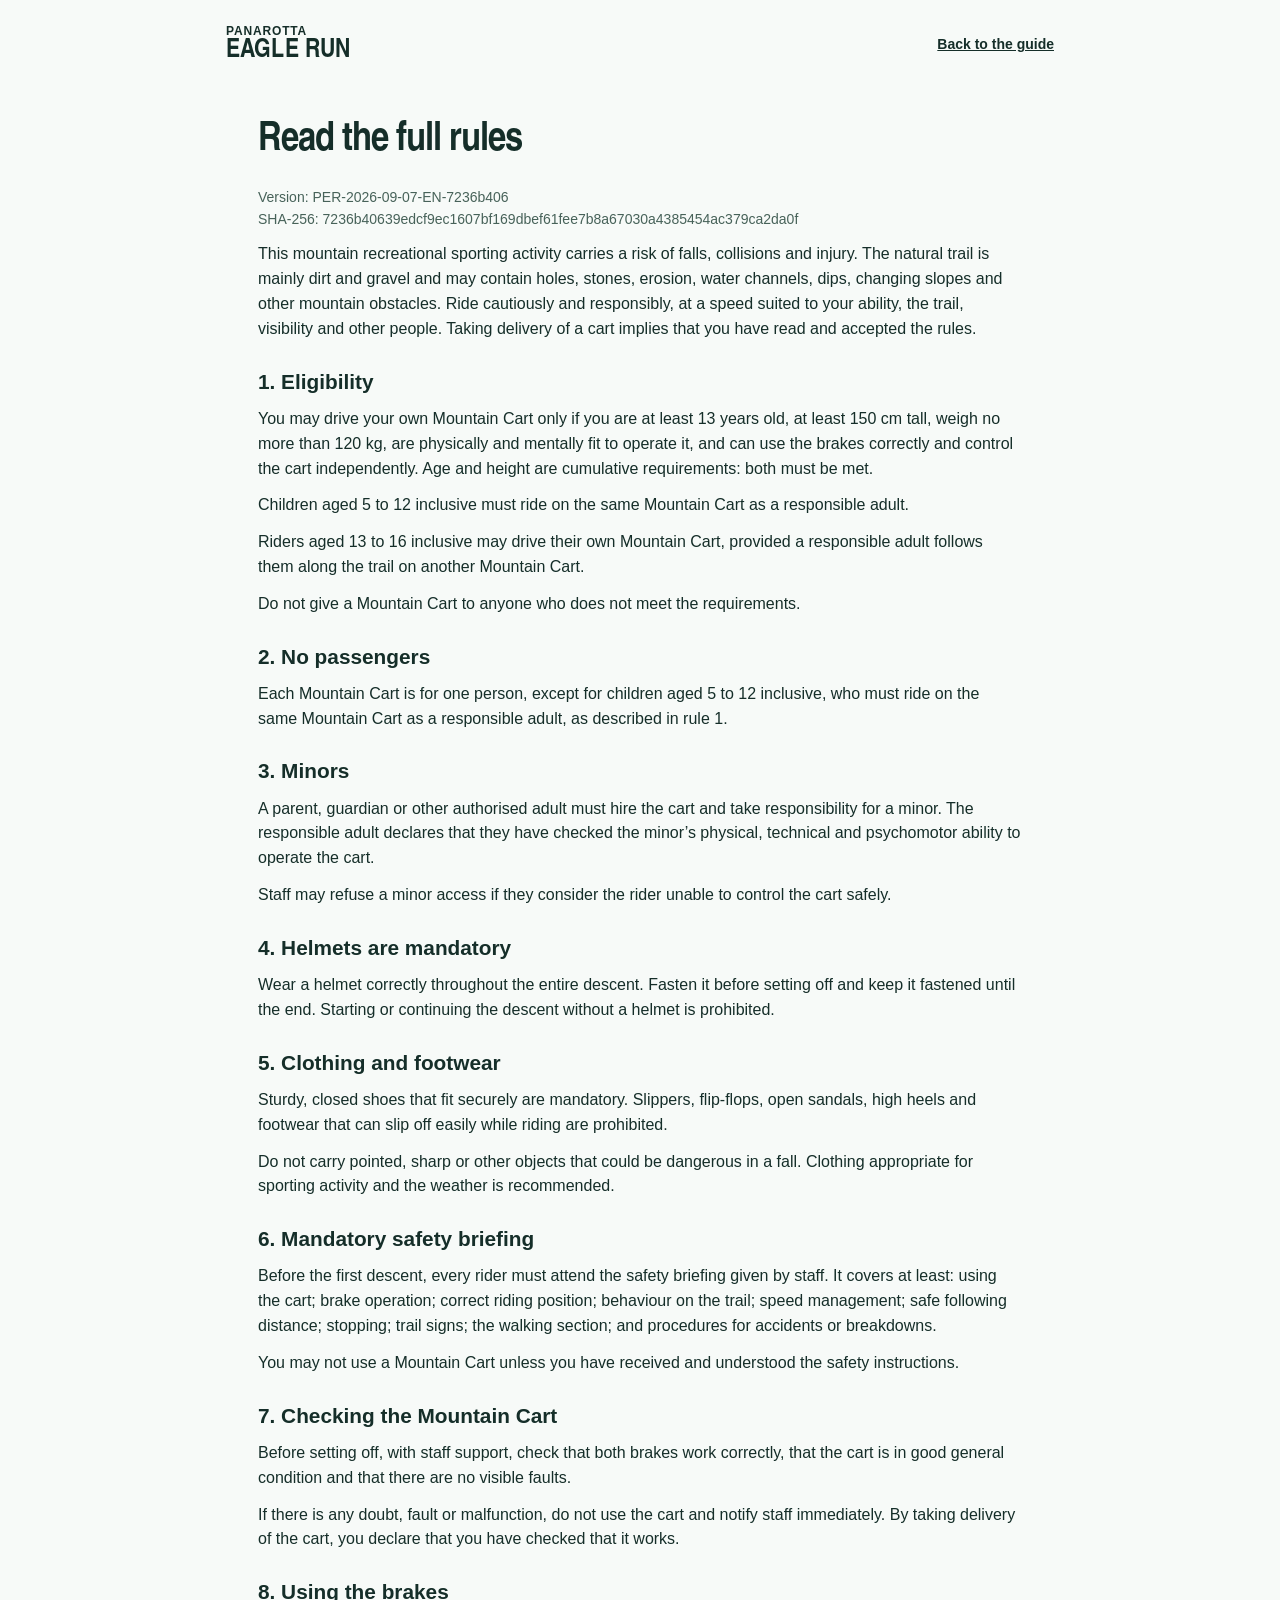
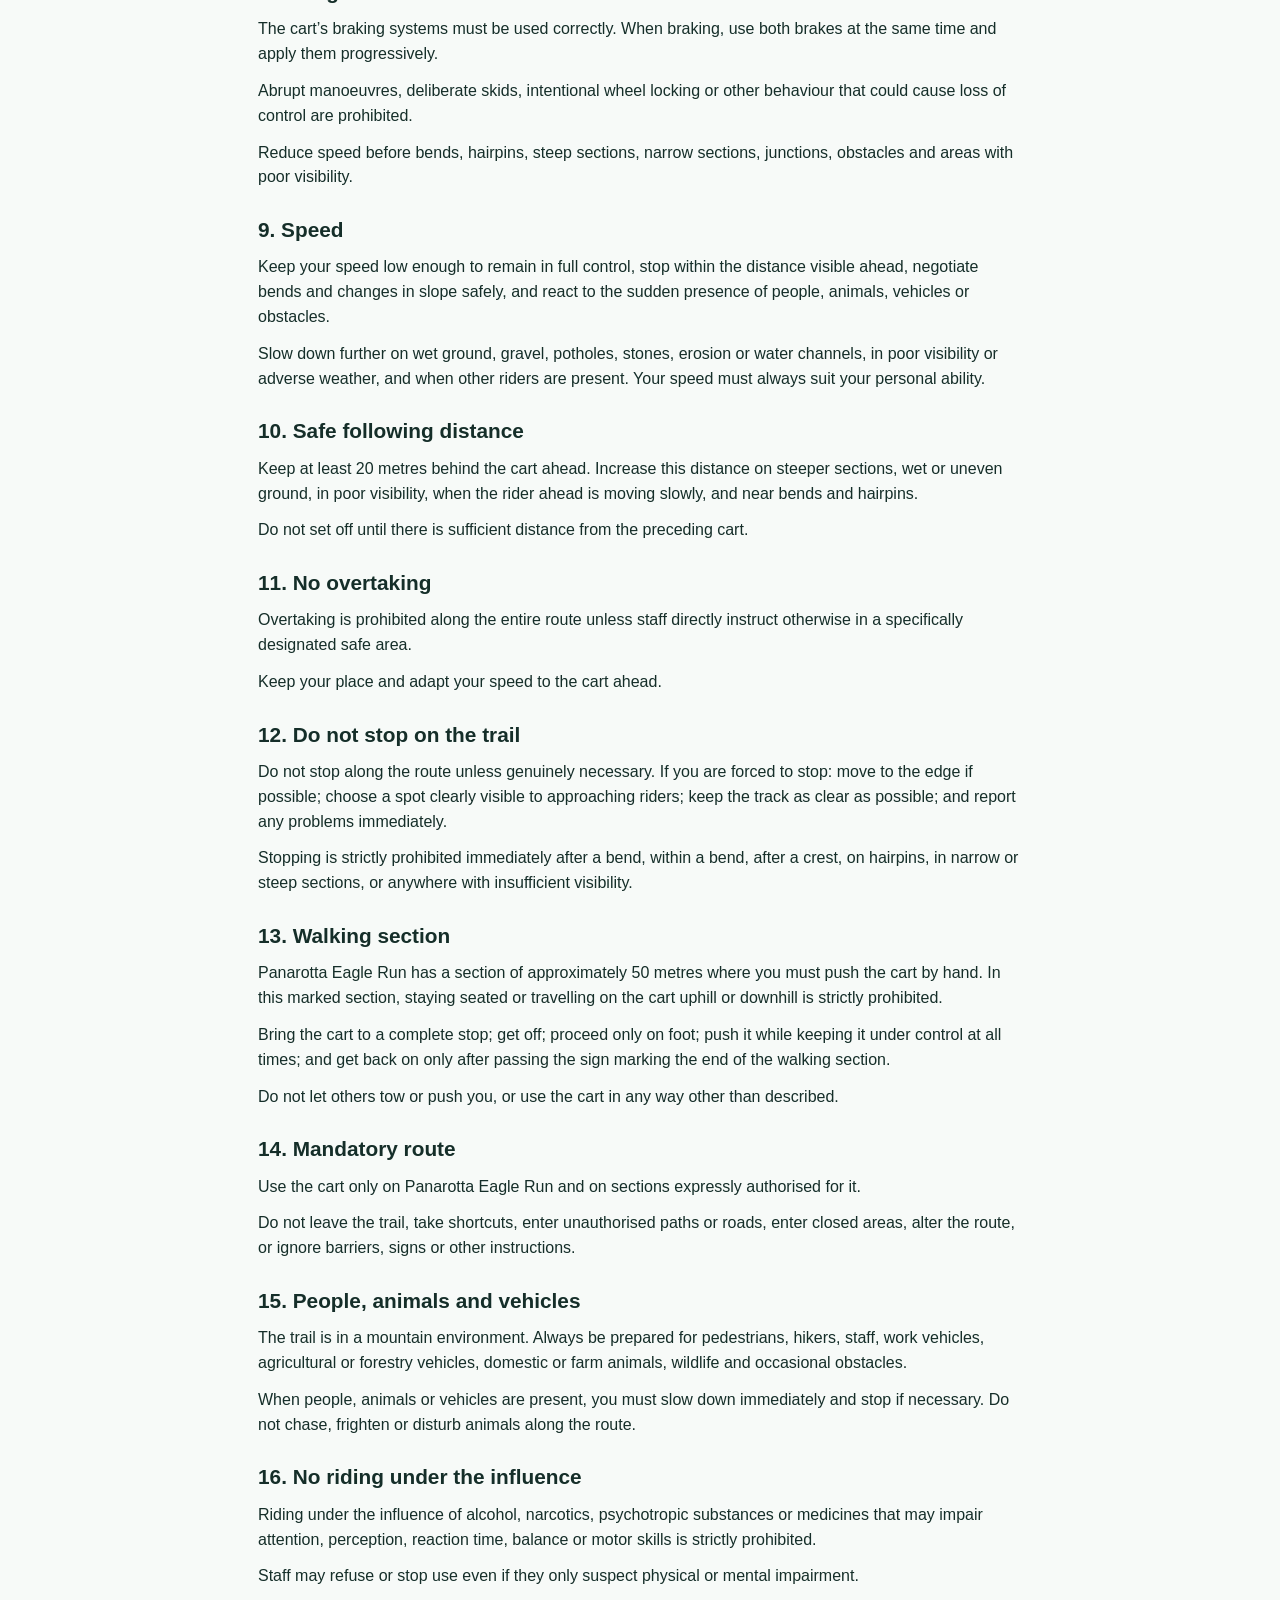
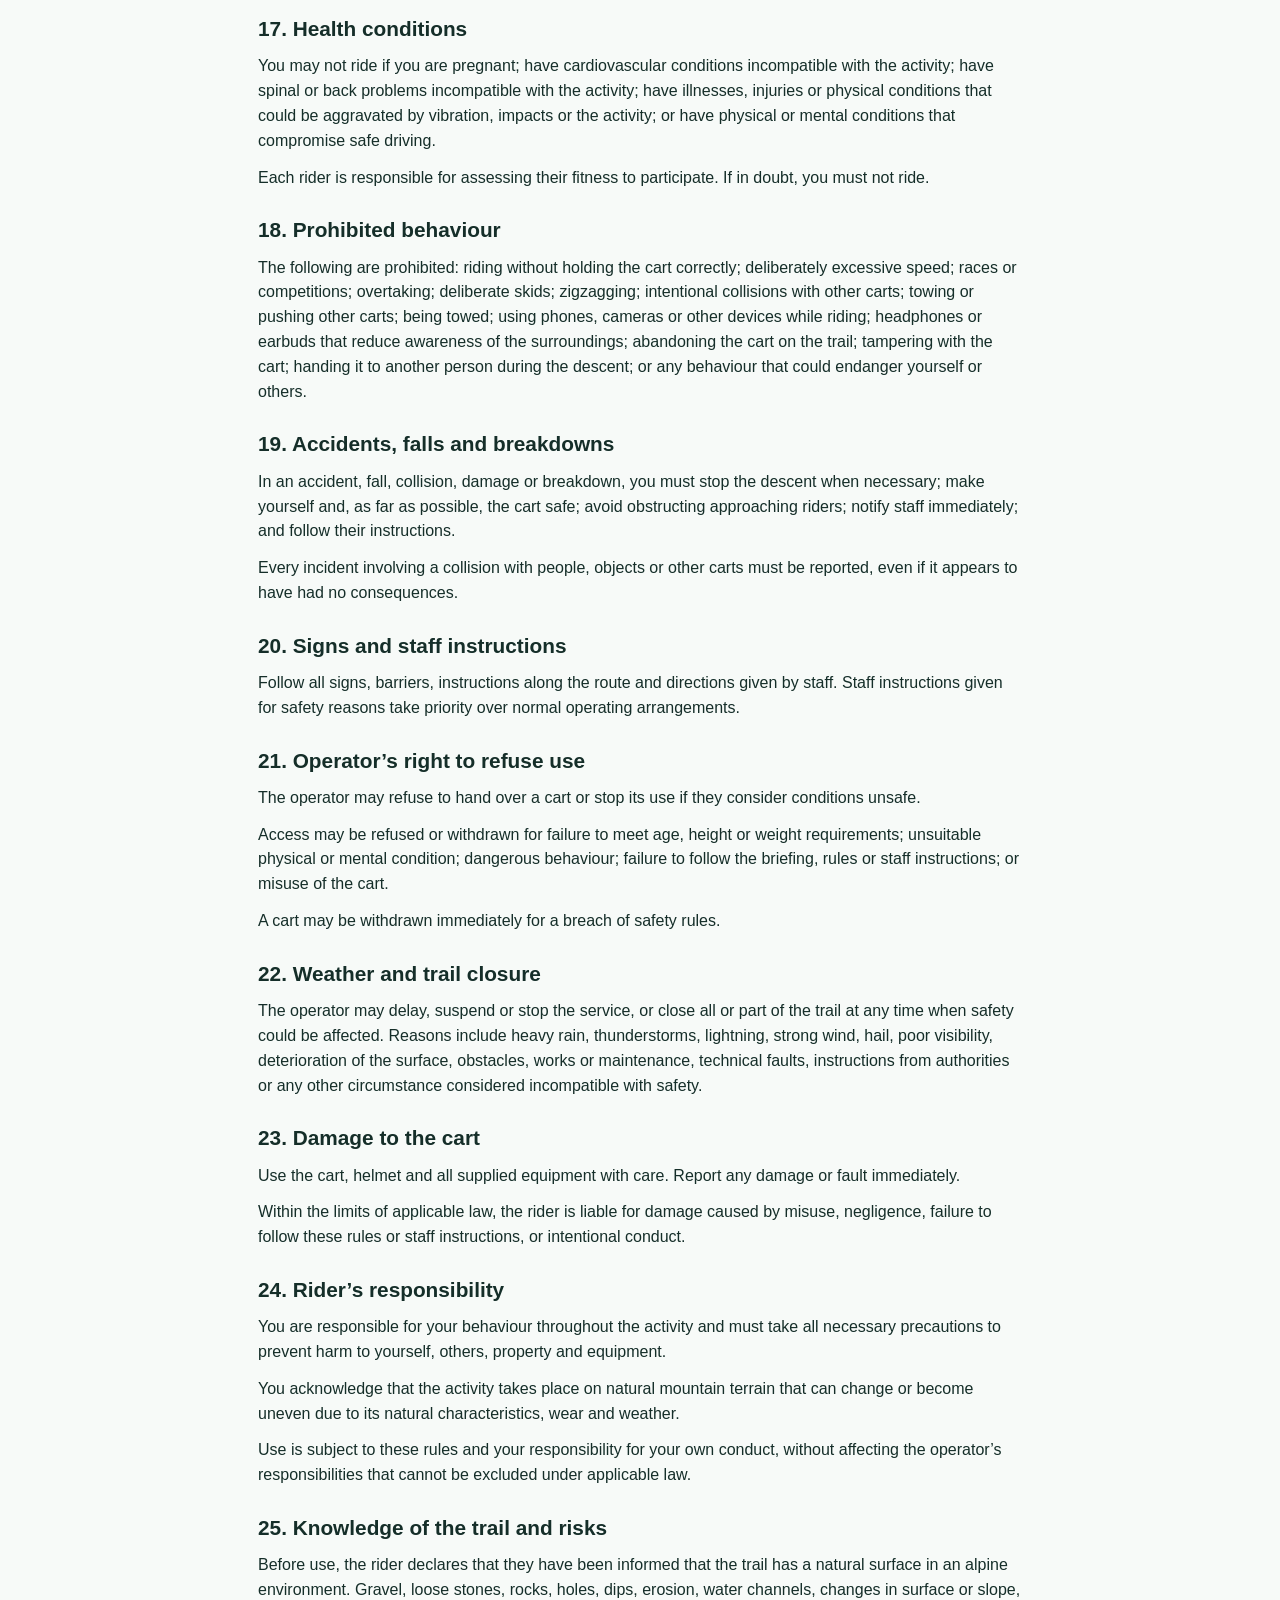
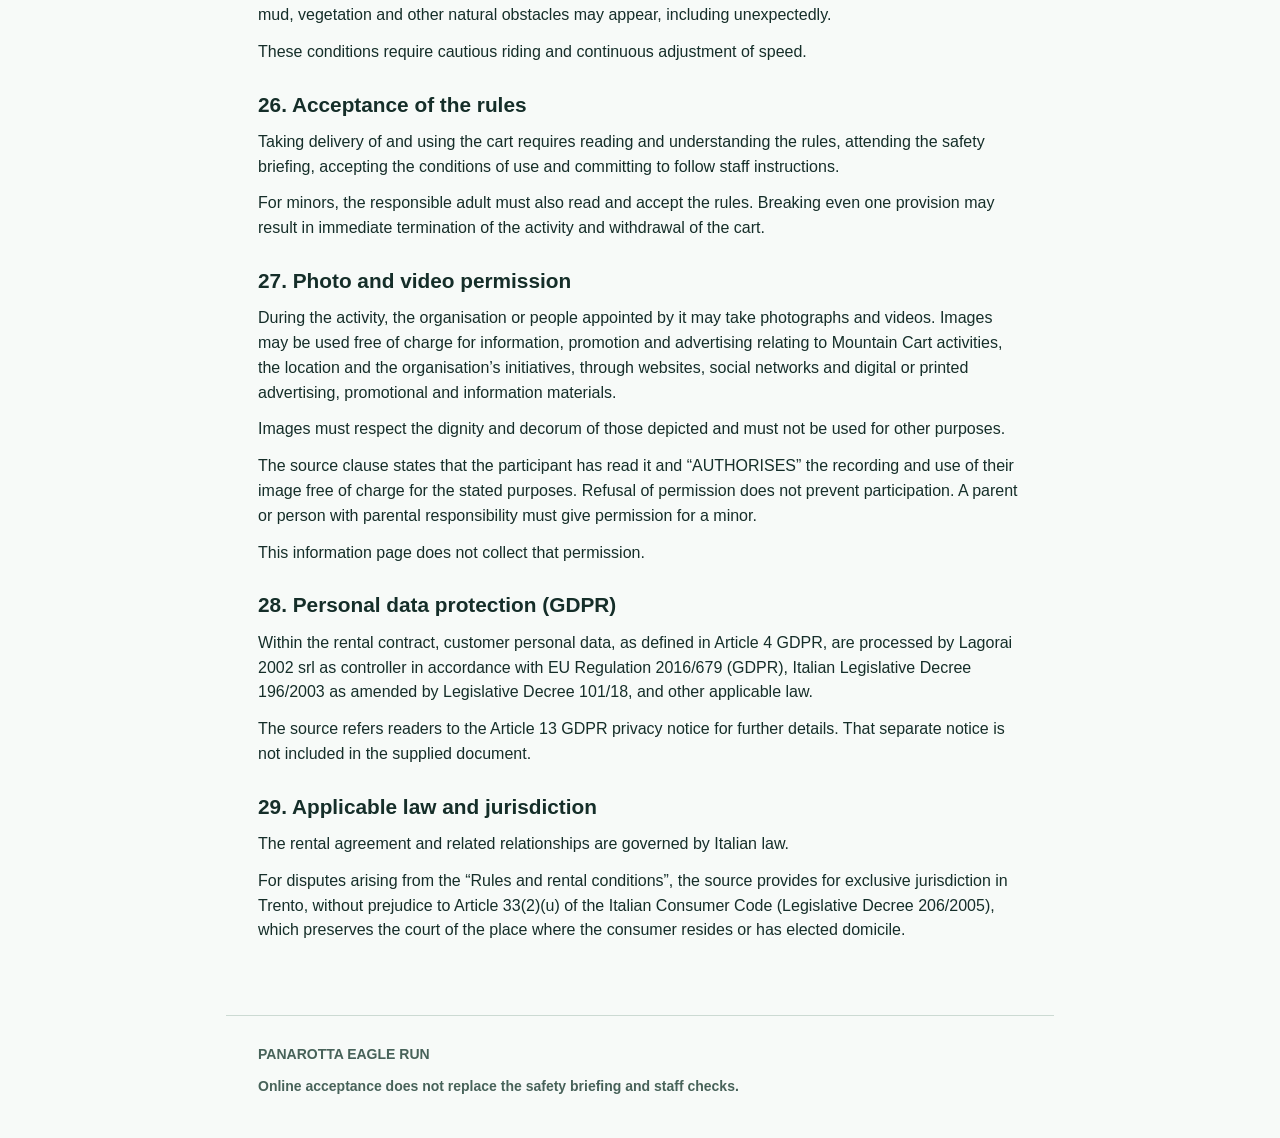
<file: regolamento-en.html>
<!doctype html><html lang="en"><head><meta charset="utf-8"><meta name="viewport" content="width=device-width,initial-scale=1"><meta name="robots" content="noindex,nofollow"><meta name="theme-color" content="#103e35"><title>Read the full rules | Panarotta Eagle Run</title><link rel="icon" href="assets/favicon.svg" type="image/svg+xml"><link rel="stylesheet" href="styles.css?v=20261125c"><link rel="stylesheet" href="registration.css?v=20261125c"><link rel="stylesheet" href="mobile.css?v=20261125c"></head><body class="registration-page"><header class="masthead"><a class="brand" href="en.html"><span>PANAROTTA<strong>EAGLE RUN</strong></span></a><a class="return-link" href="en.html#accettazione">Back to the guide</a></header><main class="document-page"><h1>Read the full rules</h1><p class="metadata">Version: PER-2026-09-07-EN-7236b406<br>SHA-256: 7236b40639edcf9ec1607bf169dbef61fee7b8a67030a4385454ac379ca2da0f</p><p>This mountain recreational sporting activity carries a risk of falls, collisions and injury. The natural trail is mainly dirt and gravel and may contain holes, stones, erosion, water channels, dips, changing slopes and other mountain obstacles. Ride cautiously and responsibly, at a speed suited to your ability, the trail, visibility and other people. Taking delivery of a cart implies that you have read and accepted the rules.</p><section><h2>1. Eligibility</h2><p>You may drive your own Mountain Cart only if you are at least 13 years old, at least 150 cm tall, weigh no more than 120 kg, are physically and mentally fit to operate it, and can use the brakes correctly and control the cart independently. Age and height are cumulative requirements: both must be met.</p><p>Children aged 5 to 12 inclusive must ride on the same Mountain Cart as a responsible adult.</p><p>Riders aged 13 to 16 inclusive may drive their own Mountain Cart, provided a responsible adult follows them along the trail on another Mountain Cart.</p><p>Do not give a Mountain Cart to anyone who does not meet the requirements.</p></section><section><h2>2. No passengers</h2><p>Each Mountain Cart is for one person, except for children aged 5 to 12 inclusive, who must ride on the same Mountain Cart as a responsible adult, as described in rule 1.</p></section><section><h2>3. Minors</h2><p>A parent, guardian or other authorised adult must hire the cart and take responsibility for a minor. The responsible adult declares that they have checked the minor’s physical, technical and psychomotor ability to operate the cart.</p><p>Staff may refuse a minor access if they consider the rider unable to control the cart safely.</p></section><section><h2>4. Helmets are mandatory</h2><p>Wear a helmet correctly throughout the entire descent. Fasten it before setting off and keep it fastened until the end. Starting or continuing the descent without a helmet is prohibited.</p></section><section><h2>5. Clothing and footwear</h2><p>Sturdy, closed shoes that fit securely are mandatory. Slippers, flip-flops, open sandals, high heels and footwear that can slip off easily while riding are prohibited.</p><p>Do not carry pointed, sharp or other objects that could be dangerous in a fall. Clothing appropriate for sporting activity and the weather is recommended.</p></section><section><h2>6. Mandatory safety briefing</h2><p>Before the first descent, every rider must attend the safety briefing given by staff. It covers at least: using the cart; brake operation; correct riding position; behaviour on the trail; speed management; safe following distance; stopping; trail signs; the walking section; and procedures for accidents or breakdowns.</p><p>You may not use a Mountain Cart unless you have received and understood the safety instructions.</p></section><section><h2>7. Checking the Mountain Cart</h2><p>Before setting off, with staff support, check that both brakes work correctly, that the cart is in good general condition and that there are no visible faults.</p><p>If there is any doubt, fault or malfunction, do not use the cart and notify staff immediately. By taking delivery of the cart, you declare that you have checked that it works.</p></section><section><h2>8. Using the brakes</h2><p>The cart’s braking systems must be used correctly. When braking, use both brakes at the same time and apply them progressively.</p><p>Abrupt manoeuvres, deliberate skids, intentional wheel locking or other behaviour that could cause loss of control are prohibited.</p><p>Reduce speed before bends, hairpins, steep sections, narrow sections, junctions, obstacles and areas with poor visibility.</p></section><section><h2>9. Speed</h2><p>Keep your speed low enough to remain in full control, stop within the distance visible ahead, negotiate bends and changes in slope safely, and react to the sudden presence of people, animals, vehicles or obstacles.</p><p>Slow down further on wet ground, gravel, potholes, stones, erosion or water channels, in poor visibility or adverse weather, and when other riders are present. Your speed must always suit your personal ability.</p></section><section><h2>10. Safe following distance</h2><p>Keep at least 20 metres behind the cart ahead. Increase this distance on steeper sections, wet or uneven ground, in poor visibility, when the rider ahead is moving slowly, and near bends and hairpins.</p><p>Do not set off until there is sufficient distance from the preceding cart.</p></section><section><h2>11. No overtaking</h2><p>Overtaking is prohibited along the entire route unless staff directly instruct otherwise in a specifically designated safe area.</p><p>Keep your place and adapt your speed to the cart ahead.</p></section><section><h2>12. Do not stop on the trail</h2><p>Do not stop along the route unless genuinely necessary. If you are forced to stop: move to the edge if possible; choose a spot clearly visible to approaching riders; keep the track as clear as possible; and report any problems immediately.</p><p>Stopping is strictly prohibited immediately after a bend, within a bend, after a crest, on hairpins, in narrow or steep sections, or anywhere with insufficient visibility.</p></section><section><h2>13. Walking section</h2><p>Panarotta Eagle Run has a section of approximately 50 metres where you must push the cart by hand. In this marked section, staying seated or travelling on the cart uphill or downhill is strictly prohibited.</p><p>Bring the cart to a complete stop; get off; proceed only on foot; push it while keeping it under control at all times; and get back on only after passing the sign marking the end of the walking section.</p><p>Do not let others tow or push you, or use the cart in any way other than described.</p></section><section><h2>14. Mandatory route</h2><p>Use the cart only on Panarotta Eagle Run and on sections expressly authorised for it.</p><p>Do not leave the trail, take shortcuts, enter unauthorised paths or roads, enter closed areas, alter the route, or ignore barriers, signs or other instructions.</p></section><section><h2>15. People, animals and vehicles</h2><p>The trail is in a mountain environment. Always be prepared for pedestrians, hikers, staff, work vehicles, agricultural or forestry vehicles, domestic or farm animals, wildlife and occasional obstacles.</p><p>When people, animals or vehicles are present, you must slow down immediately and stop if necessary. Do not chase, frighten or disturb animals along the route.</p></section><section><h2>16. No riding under the influence</h2><p>Riding under the influence of alcohol, narcotics, psychotropic substances or medicines that may impair attention, perception, reaction time, balance or motor skills is strictly prohibited.</p><p>Staff may refuse or stop use even if they only suspect physical or mental impairment.</p></section><section><h2>17. Health conditions</h2><p>You may not ride if you are pregnant; have cardiovascular conditions incompatible with the activity; have spinal or back problems incompatible with the activity; have illnesses, injuries or physical conditions that could be aggravated by vibration, impacts or the activity; or have physical or mental conditions that compromise safe driving.</p><p>Each rider is responsible for assessing their fitness to participate. If in doubt, you must not ride.</p></section><section><h2>18. Prohibited behaviour</h2><p>The following are prohibited: riding without holding the cart correctly; deliberately excessive speed; races or competitions; overtaking; deliberate skids; zigzagging; intentional collisions with other carts; towing or pushing other carts; being towed; using phones, cameras or other devices while riding; headphones or earbuds that reduce awareness of the surroundings; abandoning the cart on the trail; tampering with the cart; handing it to another person during the descent; or any behaviour that could endanger yourself or others.</p></section><section><h2>19. Accidents, falls and breakdowns</h2><p>In an accident, fall, collision, damage or breakdown, you must stop the descent when necessary; make yourself and, as far as possible, the cart safe; avoid obstructing approaching riders; notify staff immediately; and follow their instructions.</p><p>Every incident involving a collision with people, objects or other carts must be reported, even if it appears to have had no consequences.</p></section><section><h2>20. Signs and staff instructions</h2><p>Follow all signs, barriers, instructions along the route and directions given by staff. Staff instructions given for safety reasons take priority over normal operating arrangements.</p></section><section><h2>21. Operator’s right to refuse use</h2><p>The operator may refuse to hand over a cart or stop its use if they consider conditions unsafe.</p><p>Access may be refused or withdrawn for failure to meet age, height or weight requirements; unsuitable physical or mental condition; dangerous behaviour; failure to follow the briefing, rules or staff instructions; or misuse of the cart.</p><p>A cart may be withdrawn immediately for a breach of safety rules.</p></section><section><h2>22. Weather and trail closure</h2><p>The operator may delay, suspend or stop the service, or close all or part of the trail at any time when safety could be affected. Reasons include heavy rain, thunderstorms, lightning, strong wind, hail, poor visibility, deterioration of the surface, obstacles, works or maintenance, technical faults, instructions from authorities or any other circumstance considered incompatible with safety.</p></section><section><h2>23. Damage to the cart</h2><p>Use the cart, helmet and all supplied equipment with care. Report any damage or fault immediately.</p><p>Within the limits of applicable law, the rider is liable for damage caused by misuse, negligence, failure to follow these rules or staff instructions, or intentional conduct.</p></section><section><h2>24. Rider’s responsibility</h2><p>You are responsible for your behaviour throughout the activity and must take all necessary precautions to prevent harm to yourself, others, property and equipment.</p><p>You acknowledge that the activity takes place on natural mountain terrain that can change or become uneven due to its natural characteristics, wear and weather.</p><p>Use is subject to these rules and your responsibility for your own conduct, without affecting the operator’s responsibilities that cannot be excluded under applicable law.</p></section><section><h2>25. Knowledge of the trail and risks</h2><p>Before use, the rider declares that they have been informed that the trail has a natural surface in an alpine environment. Gravel, loose stones, rocks, holes, dips, erosion, water channels, changes in surface or slope, mud, vegetation and other natural obstacles may appear, including unexpectedly.</p><p>These conditions require cautious riding and continuous adjustment of speed.</p></section><section><h2>26. Acceptance of the rules</h2><p>Taking delivery of and using the cart requires reading and understanding the rules, attending the safety briefing, accepting the conditions of use and committing to follow staff instructions.</p><p>For minors, the responsible adult must also read and accept the rules. Breaking even one provision may result in immediate termination of the activity and withdrawal of the cart.</p></section><section><h2>27. Photo and video permission</h2><p>During the activity, the organisation or people appointed by it may take photographs and videos. Images may be used free of charge for information, promotion and advertising relating to Mountain Cart activities, the location and the organisation’s initiatives, through websites, social networks and digital or printed advertising, promotional and information materials.</p><p>Images must respect the dignity and decorum of those depicted and must not be used for other purposes.</p><p>The source clause states that the participant has read it and “AUTHORISES” the recording and use of their image free of charge for the stated purposes. Refusal of permission does not prevent participation. A parent or person with parental responsibility must give permission for a minor.</p><p>This information page does not collect that permission.</p></section><section><h2>28. Personal data protection (GDPR)</h2><p>Within the rental contract, customer personal data, as defined in Article 4 GDPR, are processed by Lagorai 2002 srl as controller in accordance with EU Regulation 2016/679 (GDPR), Italian Legislative Decree 196/2003 as amended by Legislative Decree 101/18, and other applicable law.</p><p>The source refers readers to the Article 13 GDPR privacy notice for further details. That separate notice is not included in the supplied document.</p></section><section><h2>29. Applicable law and jurisdiction</h2><p>The rental agreement and related relationships are governed by Italian law.</p><p>For disputes arising from the “Rules and rental conditions”, the source provides for exclusive jurisdiction in Trento, without prejudice to Article 33(2)(u) of the Italian Consumer Code (Legislative Decree 206/2005), which preserves the court of the place where the consumer resides or has elected domicile.</p></section></main><footer><span>PANAROTTA EAGLE RUN</span><p>Online acceptance does not replace the safety briefing and staff checks.</p></footer></body></html>
</file>
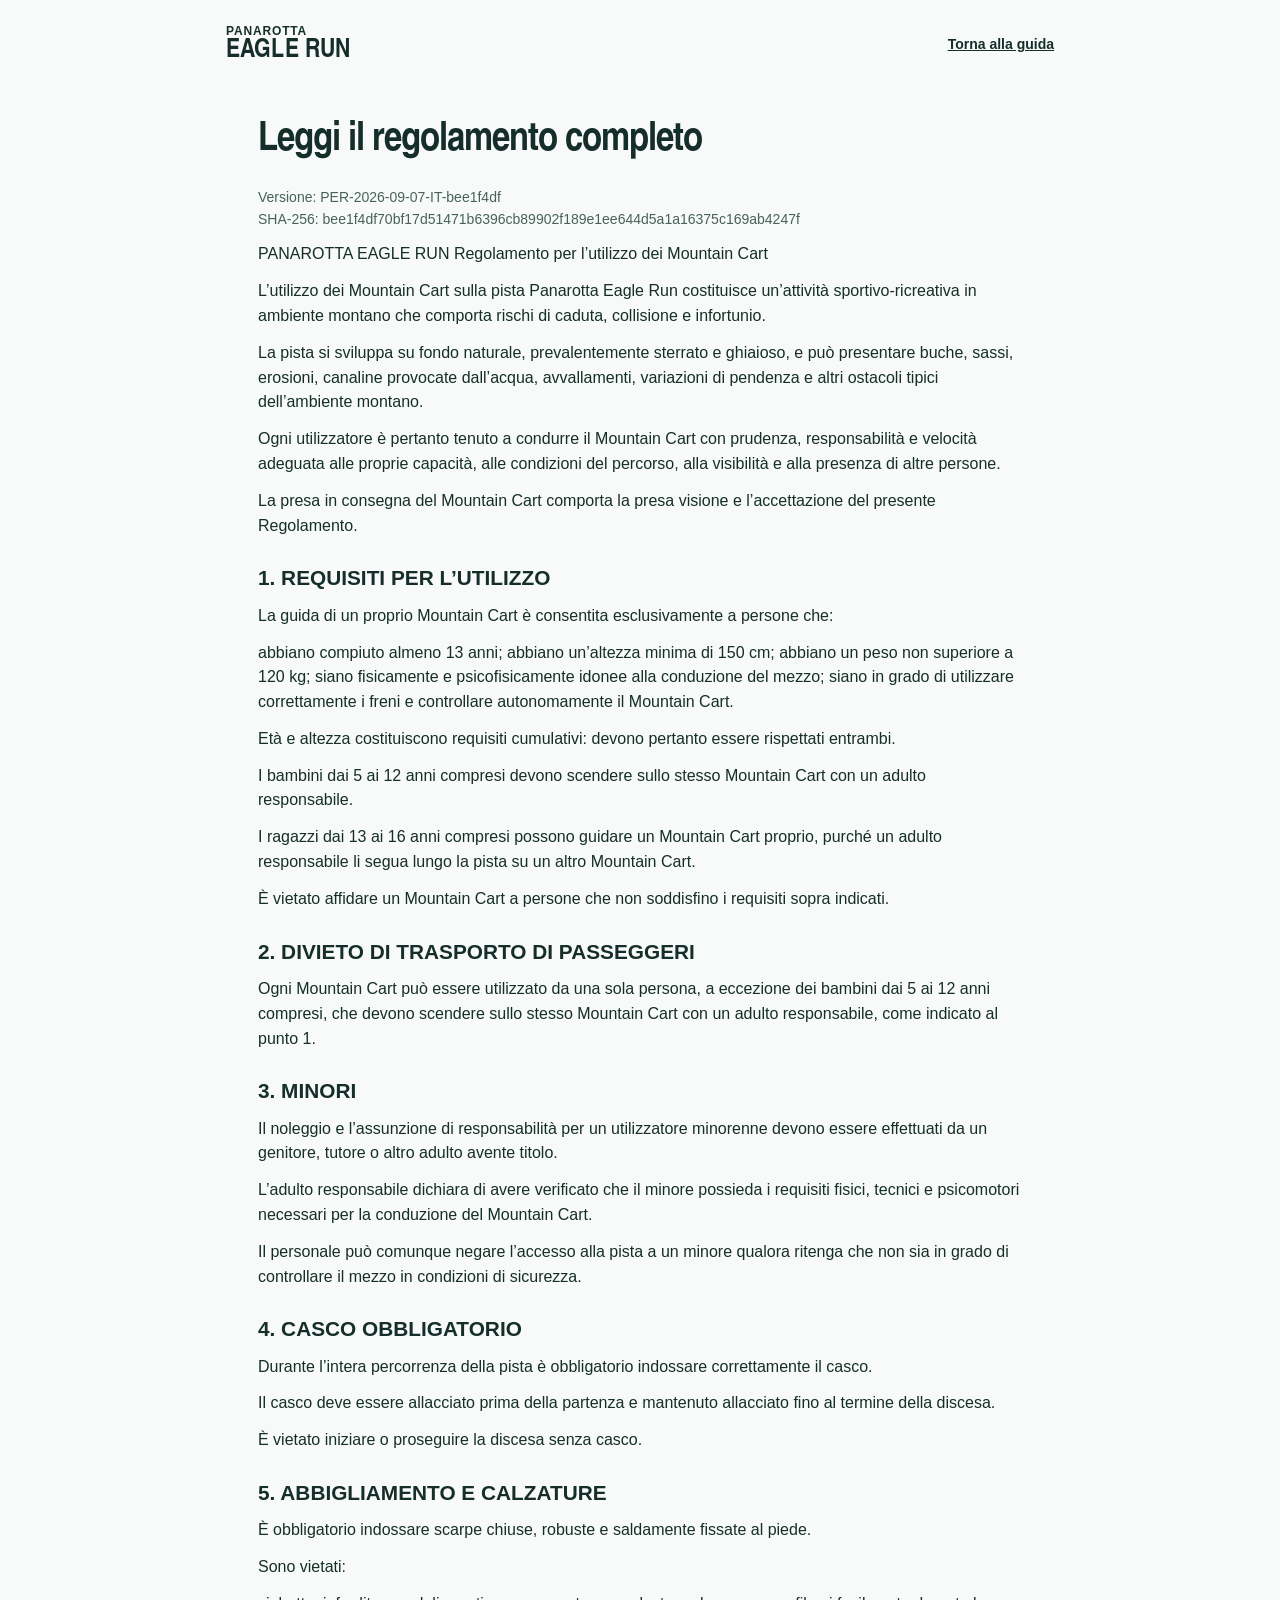
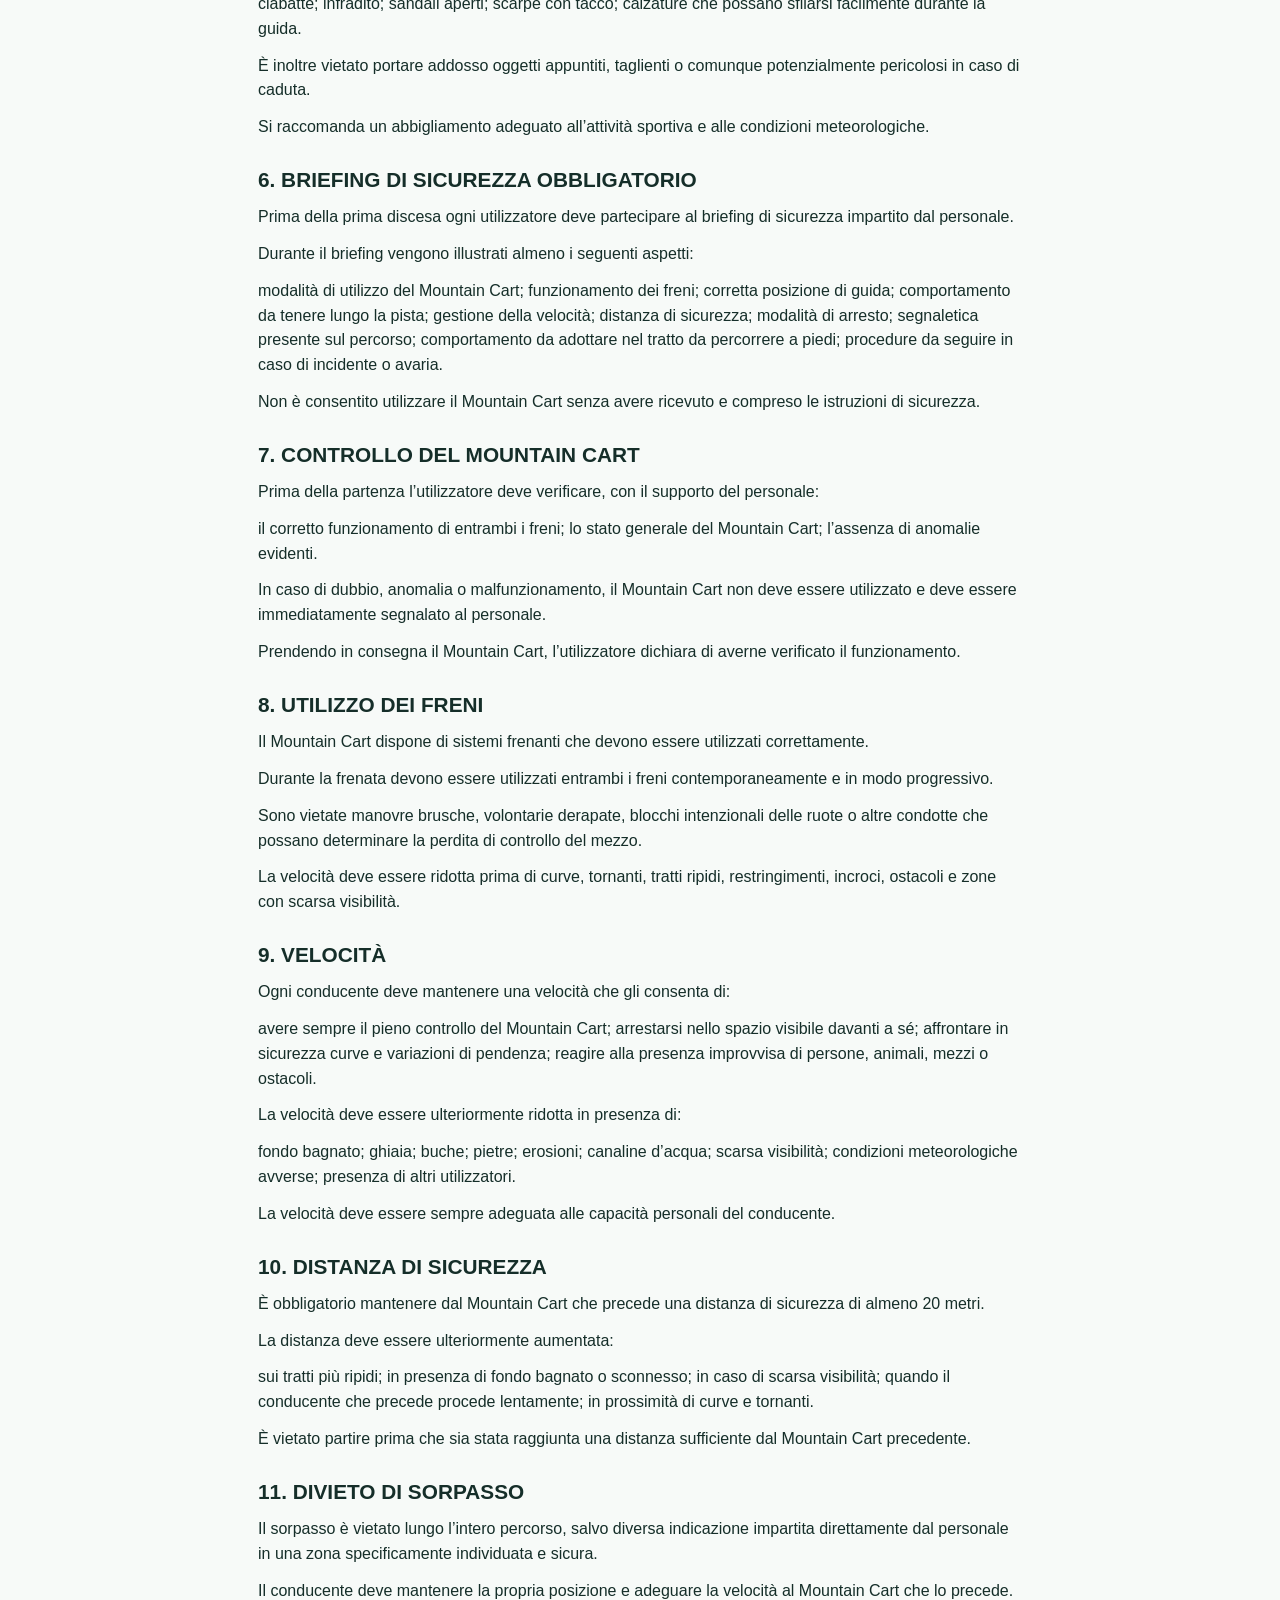
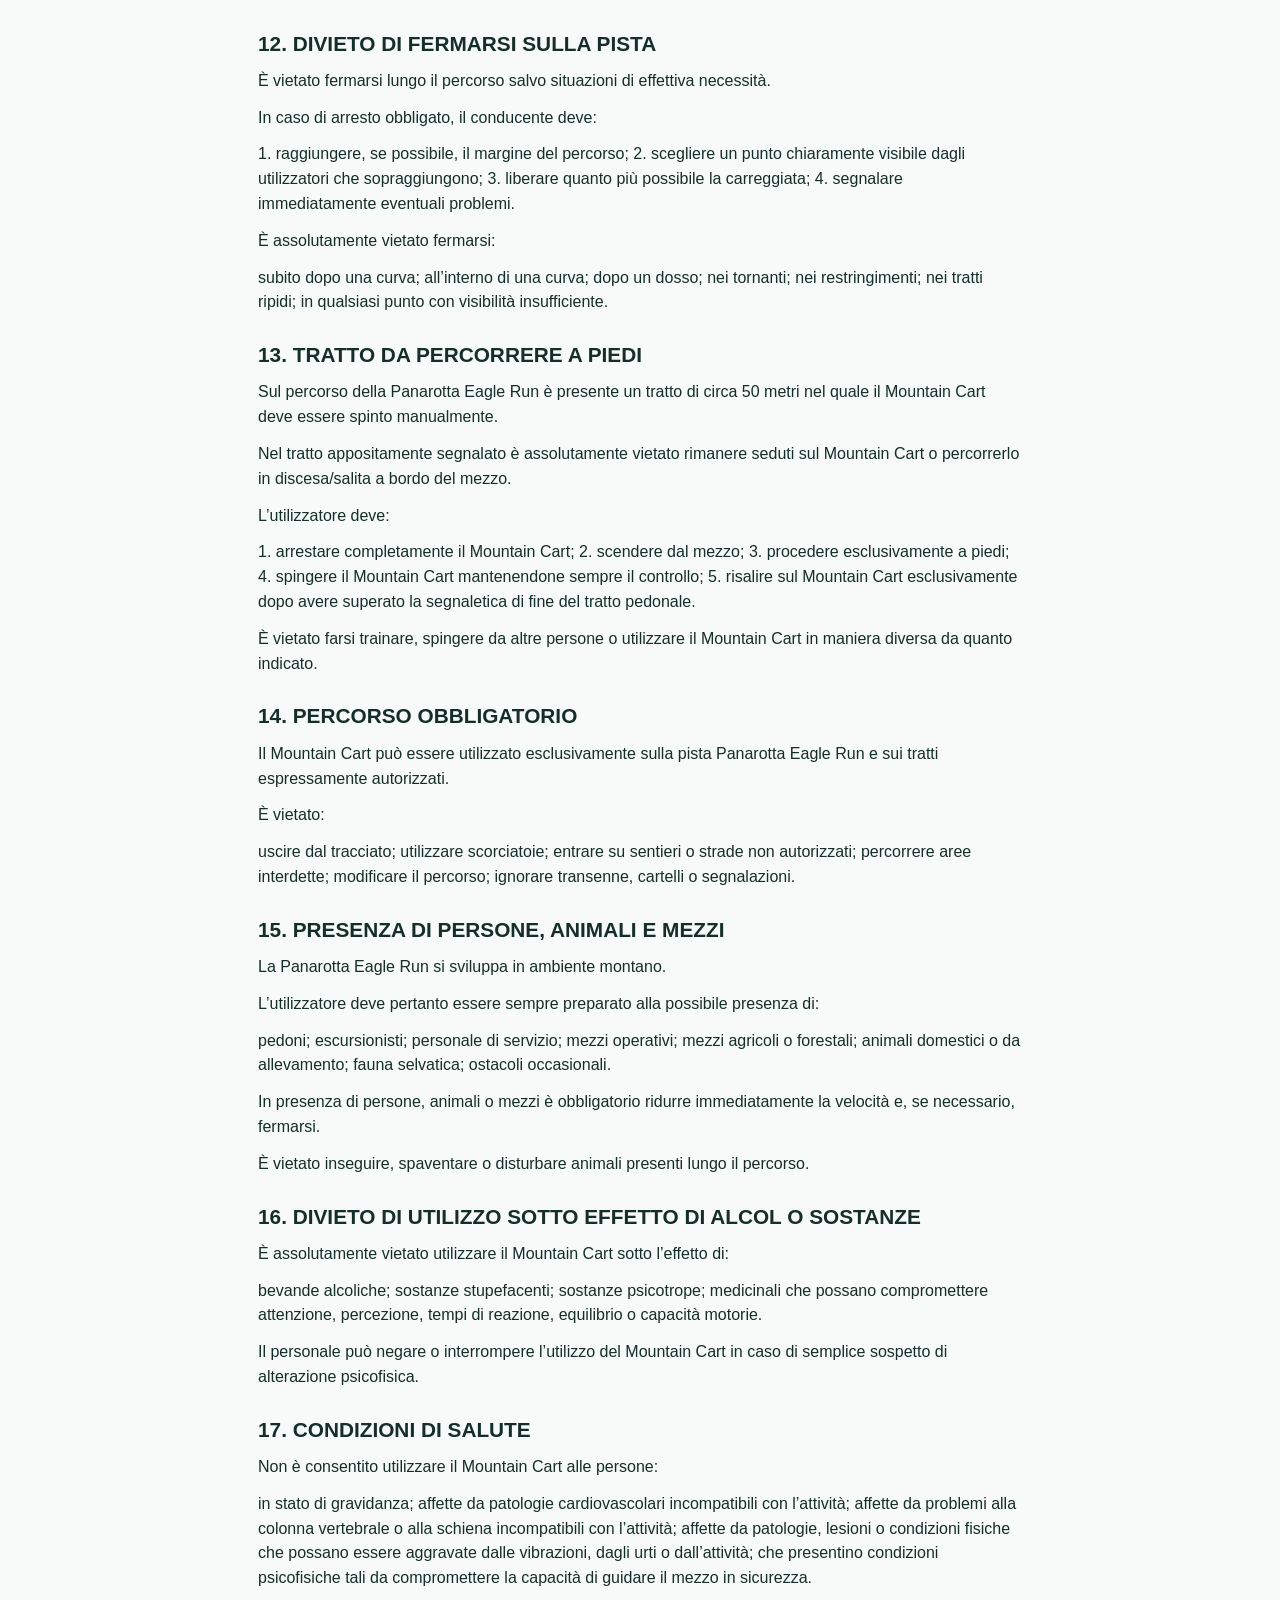
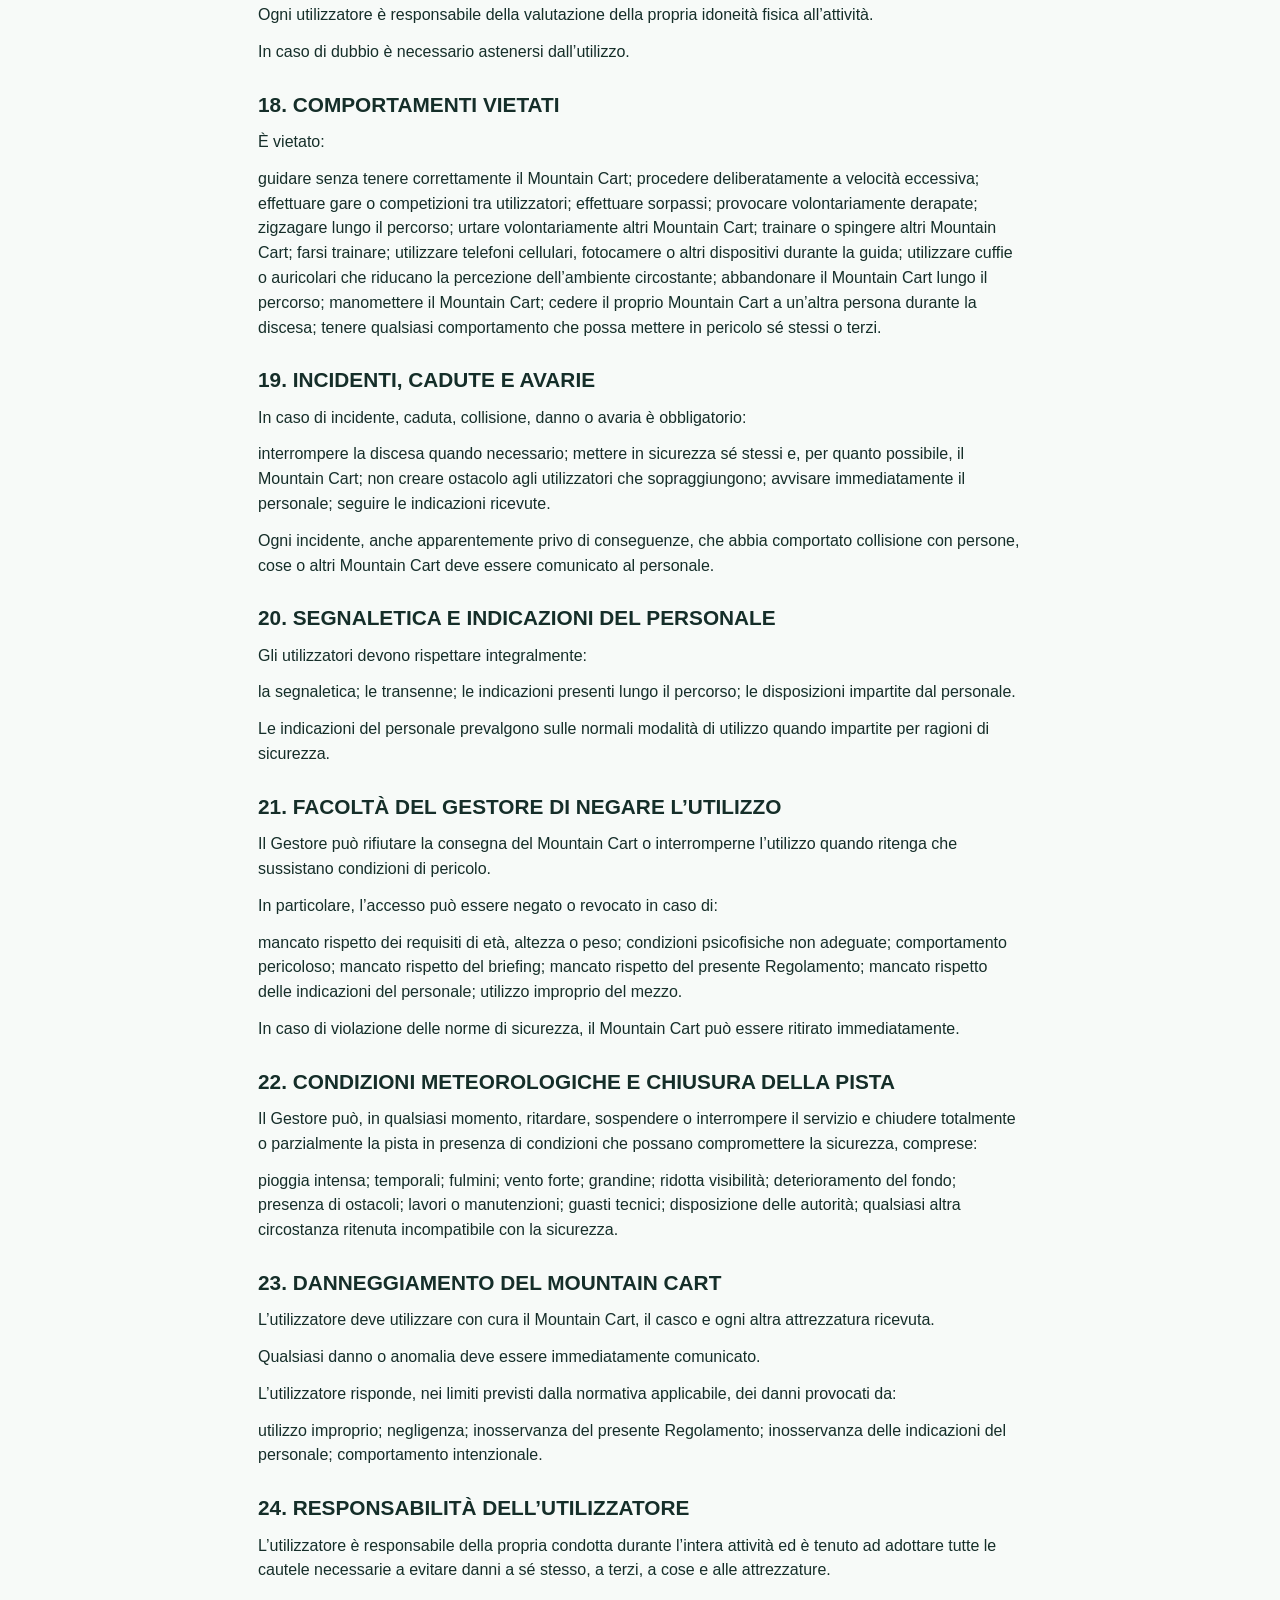
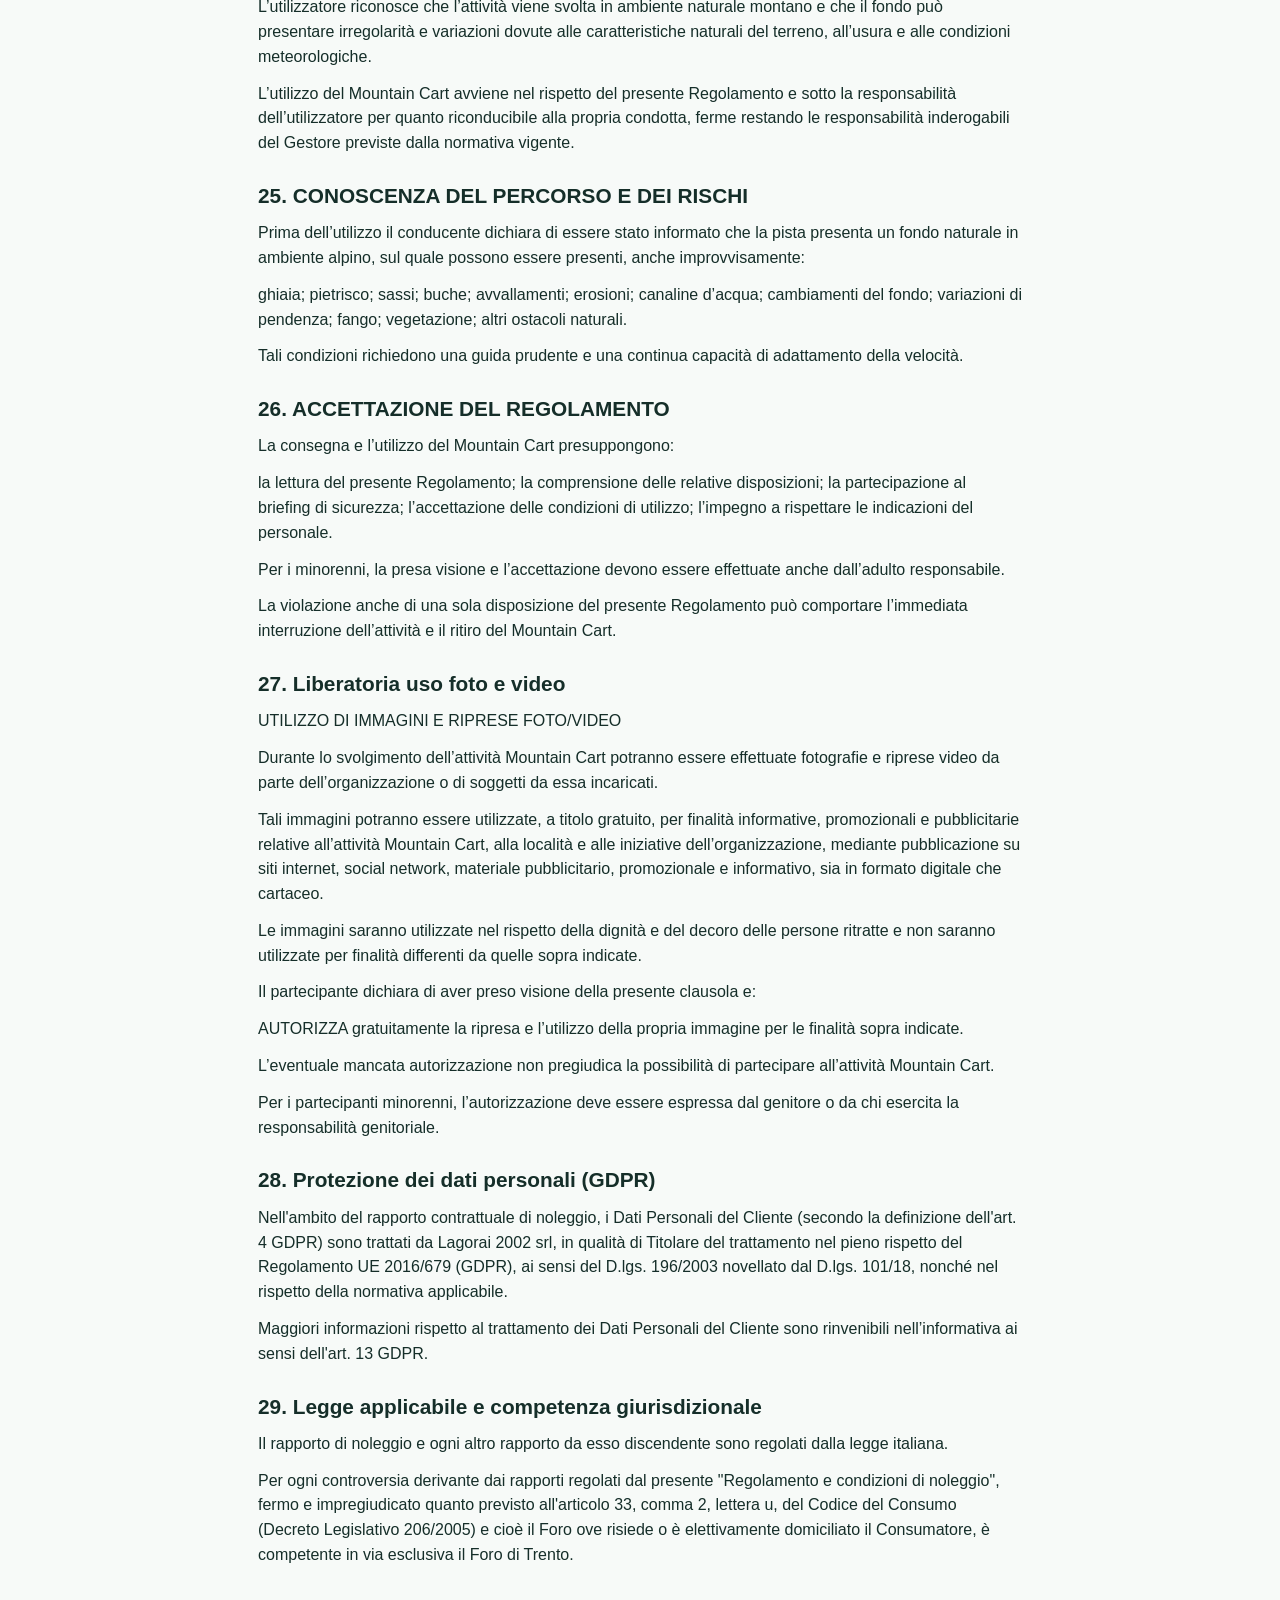
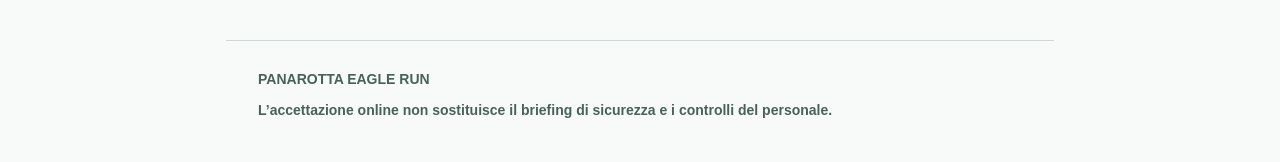
<file: regolamento-it.html>
<!doctype html><html lang="it"><head><meta charset="utf-8"><meta name="viewport" content="width=device-width,initial-scale=1"><meta name="robots" content="noindex,nofollow"><meta name="theme-color" content="#103e35"><title>Leggi il regolamento completo | Panarotta Eagle Run</title><link rel="icon" href="assets/favicon.svg" type="image/svg+xml"><link rel="stylesheet" href="styles.css?v=20261125c"><link rel="stylesheet" href="registration.css?v=20261125c"><link rel="stylesheet" href="mobile.css?v=20261125c"></head><body class="registration-page"><header class="masthead"><a class="brand" href="index.html"><span>PANAROTTA<strong>EAGLE RUN</strong></span></a><a class="return-link" href="index.html#accettazione">Torna alla guida</a></header><main class="document-page"><h1>Leggi il regolamento completo</h1><p class="metadata">Versione: PER-2026-09-07-IT-bee1f4df<br>SHA-256: bee1f4df70bf17d51471b6396cb89902f189e1ee644d5a1a16375c169ab4247f</p><p>PANAROTTA EAGLE RUN Regolamento per l’utilizzo dei Mountain Cart</p><p>L’utilizzo dei Mountain Cart sulla pista Panarotta Eagle Run costituisce un’attività sportivo-ricreativa in ambiente montano che comporta rischi di caduta, collisione e infortunio.</p><p>La pista si sviluppa su fondo naturale, prevalentemente sterrato e ghiaioso, e può presentare buche, sassi, erosioni, canaline provocate dall’acqua, avvallamenti, variazioni di pendenza e altri ostacoli tipici dell’ambiente montano.</p><p>Ogni utilizzatore è pertanto tenuto a condurre il Mountain Cart con prudenza, responsabilità e velocità adeguata alle proprie capacità, alle condizioni del percorso, alla visibilità e alla presenza di altre persone.</p><p>La presa in consegna del Mountain Cart comporta la presa visione e l’accettazione del presente Regolamento.</p><section><h2>1. REQUISITI PER L’UTILIZZO</h2><p>La guida di un proprio Mountain Cart è consentita esclusivamente a persone che:</p><p>abbiano compiuto almeno 13 anni; abbiano un’altezza minima di 150 cm; abbiano un peso non superiore a 120 kg; siano fisicamente e psicofisicamente idonee alla conduzione del mezzo; siano in grado di utilizzare correttamente i freni e controllare autonomamente il Mountain Cart.</p><p>Età e altezza costituiscono requisiti cumulativi: devono pertanto essere rispettati entrambi.</p><p>I bambini dai 5 ai 12 anni compresi devono scendere sullo stesso Mountain Cart con un adulto responsabile.</p><p>I ragazzi dai 13 ai 16 anni compresi possono guidare un Mountain Cart proprio, purché un adulto responsabile li segua lungo la pista su un altro Mountain Cart.</p><p>È vietato affidare un Mountain Cart a persone che non soddisfino i requisiti sopra indicati.</p></section><section><h2>2. DIVIETO DI TRASPORTO DI PASSEGGERI</h2><p>Ogni Mountain Cart può essere utilizzato da una sola persona, a eccezione dei bambini dai 5 ai 12 anni compresi, che devono scendere sullo stesso Mountain Cart con un adulto responsabile, come indicato al punto 1.</p></section><section><h2>3. MINORI</h2><p>Il noleggio e l’assunzione di responsabilità per un utilizzatore minorenne devono essere effettuati da un genitore, tutore o altro adulto avente titolo.</p><p>L’adulto responsabile dichiara di avere verificato che il minore possieda i requisiti fisici, tecnici e psicomotori necessari per la conduzione del Mountain Cart.</p><p>Il personale può comunque negare l’accesso alla pista a un minore qualora ritenga che non sia in grado di controllare il mezzo in condizioni di sicurezza.</p></section><section><h2>4. CASCO OBBLIGATORIO</h2><p>Durante l’intera percorrenza della pista è obbligatorio indossare correttamente il casco.</p><p>Il casco deve essere allacciato prima della partenza e mantenuto allacciato fino al termine della discesa.</p><p>È vietato iniziare o proseguire la discesa senza casco.</p></section><section><h2>5. ABBIGLIAMENTO E CALZATURE</h2><p>È obbligatorio indossare scarpe chiuse, robuste e saldamente fissate al piede.</p><p>Sono vietati:</p><p>ciabatte; infradito; sandali aperti; scarpe con tacco; calzature che possano sfilarsi facilmente durante la guida.</p><p>È inoltre vietato portare addosso oggetti appuntiti, taglienti o comunque potenzialmente pericolosi in caso di caduta.</p><p>Si raccomanda un abbigliamento adeguato all’attività sportiva e alle condizioni meteorologiche.</p></section><section><h2>6. BRIEFING DI SICUREZZA OBBLIGATORIO</h2><p>Prima della prima discesa ogni utilizzatore deve partecipare al briefing di sicurezza impartito dal personale.</p><p>Durante il briefing vengono illustrati almeno i seguenti aspetti:</p><p>modalità di utilizzo del Mountain Cart; funzionamento dei freni; corretta posizione di guida; comportamento da tenere lungo la pista; gestione della velocità; distanza di sicurezza; modalità di arresto; segnaletica presente sul percorso; comportamento da adottare nel tratto da percorrere a piedi; procedure da seguire in caso di incidente o avaria.</p><p>Non è consentito utilizzare il Mountain Cart senza avere ricevuto e compreso le istruzioni di sicurezza.</p></section><section><h2>7. CONTROLLO DEL MOUNTAIN CART</h2><p>Prima della partenza l’utilizzatore deve verificare, con il supporto del personale:</p><p>il corretto funzionamento di entrambi i freni; lo stato generale del Mountain Cart; l’assenza di anomalie evidenti.</p><p>In caso di dubbio, anomalia o malfunzionamento, il Mountain Cart non deve essere utilizzato e deve essere immediatamente segnalato al personale.</p><p>Prendendo in consegna il Mountain Cart, l’utilizzatore dichiara di averne verificato il funzionamento.</p></section><section><h2>8. UTILIZZO DEI FRENI</h2><p>Il Mountain Cart dispone di sistemi frenanti che devono essere utilizzati correttamente.</p><p>Durante la frenata devono essere utilizzati entrambi i freni contemporaneamente e in modo progressivo.</p><p>Sono vietate manovre brusche, volontarie derapate, blocchi intenzionali delle ruote o altre condotte che possano determinare la perdita di controllo del mezzo.</p><p>La velocità deve essere ridotta prima di curve, tornanti, tratti ripidi, restringimenti, incroci, ostacoli e zone con scarsa visibilità.</p></section><section><h2>9. VELOCITÀ</h2><p>Ogni conducente deve mantenere una velocità che gli consenta di:</p><p>avere sempre il pieno controllo del Mountain Cart; arrestarsi nello spazio visibile davanti a sé; affrontare in sicurezza curve e variazioni di pendenza; reagire alla presenza improvvisa di persone, animali, mezzi o ostacoli.</p><p>La velocità deve essere ulteriormente ridotta in presenza di:</p><p>fondo bagnato; ghiaia; buche; pietre; erosioni; canaline d’acqua; scarsa visibilità; condizioni meteorologiche avverse; presenza di altri utilizzatori.</p><p>La velocità deve essere sempre adeguata alle capacità personali del conducente.</p></section><section><h2>10. DISTANZA DI SICUREZZA</h2><p>È obbligatorio mantenere dal Mountain Cart che precede una distanza di sicurezza di almeno 20 metri.</p><p>La distanza deve essere ulteriormente aumentata:</p><p>sui tratti più ripidi; in presenza di fondo bagnato o sconnesso; in caso di scarsa visibilità; quando il conducente che precede procede lentamente; in prossimità di curve e tornanti.</p><p>È vietato partire prima che sia stata raggiunta una distanza sufficiente dal Mountain Cart precedente.</p></section><section><h2>11. DIVIETO DI SORPASSO</h2><p>Il sorpasso è vietato lungo l’intero percorso, salvo diversa indicazione impartita direttamente dal personale in una zona specificamente individuata e sicura.</p><p>Il conducente deve mantenere la propria posizione e adeguare la velocità al Mountain Cart che lo precede.</p></section><section><h2>12. DIVIETO DI FERMARSI SULLA PISTA</h2><p>È vietato fermarsi lungo il percorso salvo situazioni di effettiva necessità.</p><p>In caso di arresto obbligato, il conducente deve:</p><p>1. raggiungere, se possibile, il margine del percorso; 2. scegliere un punto chiaramente visibile dagli utilizzatori che sopraggiungono; 3. liberare quanto più possibile la carreggiata; 4. segnalare immediatamente eventuali problemi.</p><p>È assolutamente vietato fermarsi:</p><p>subito dopo una curva; all’interno di una curva; dopo un dosso; nei tornanti; nei restringimenti; nei tratti ripidi; in qualsiasi punto con visibilità insufficiente.</p></section><section><h2>13. TRATTO DA PERCORRERE A PIEDI</h2><p>Sul percorso della Panarotta Eagle Run è presente un tratto di circa 50 metri nel quale il Mountain Cart deve essere spinto manualmente.</p><p>Nel tratto appositamente segnalato è assolutamente vietato rimanere seduti sul Mountain Cart o percorrerlo in discesa/salita a bordo del mezzo.</p><p>L’utilizzatore deve:</p><p>1. arrestare completamente il Mountain Cart; 2. scendere dal mezzo; 3. procedere esclusivamente a piedi; 4. spingere il Mountain Cart mantenendone sempre il controllo; 5. risalire sul Mountain Cart esclusivamente dopo avere superato la segnaletica di fine del tratto pedonale.</p><p>È vietato farsi trainare, spingere da altre persone o utilizzare il Mountain Cart in maniera diversa da quanto indicato.</p></section><section><h2>14. PERCORSO OBBLIGATORIO</h2><p>Il Mountain Cart può essere utilizzato esclusivamente sulla pista Panarotta Eagle Run e sui tratti espressamente autorizzati.</p><p>È vietato:</p><p>uscire dal tracciato; utilizzare scorciatoie; entrare su sentieri o strade non autorizzati; percorrere aree interdette; modificare il percorso; ignorare transenne, cartelli o segnalazioni.</p></section><section><h2>15. PRESENZA DI PERSONE, ANIMALI E MEZZI</h2><p>La Panarotta Eagle Run si sviluppa in ambiente montano.</p><p>L’utilizzatore deve pertanto essere sempre preparato alla possibile presenza di:</p><p>pedoni; escursionisti; personale di servizio; mezzi operativi; mezzi agricoli o forestali; animali domestici o da allevamento; fauna selvatica; ostacoli occasionali.</p><p>In presenza di persone, animali o mezzi è obbligatorio ridurre immediatamente la velocità e, se necessario, fermarsi.</p><p>È vietato inseguire, spaventare o disturbare animali presenti lungo il percorso.</p></section><section><h2>16. DIVIETO DI UTILIZZO SOTTO EFFETTO DI ALCOL O SOSTANZE</h2><p>È assolutamente vietato utilizzare il Mountain Cart sotto l’effetto di:</p><p>bevande alcoliche; sostanze stupefacenti; sostanze psicotrope; medicinali che possano compromettere attenzione, percezione, tempi di reazione, equilibrio o capacità motorie.</p><p>Il personale può negare o interrompere l’utilizzo del Mountain Cart in caso di semplice sospetto di alterazione psicofisica.</p></section><section><h2>17. CONDIZIONI DI SALUTE</h2><p>Non è consentito utilizzare il Mountain Cart alle persone:</p><p>in stato di gravidanza; affette da patologie cardiovascolari incompatibili con l’attività; affette da problemi alla colonna vertebrale o alla schiena incompatibili con l’attività; affette da patologie, lesioni o condizioni fisiche che possano essere aggravate dalle vibrazioni, dagli urti o dall’attività; che presentino condizioni psicofisiche tali da compromettere la capacità di guidare il mezzo in sicurezza.</p><p>Ogni utilizzatore è responsabile della valutazione della propria idoneità fisica all’attività.</p><p>In caso di dubbio è necessario astenersi dall’utilizzo.</p></section><section><h2>18. COMPORTAMENTI VIETATI</h2><p>È vietato:</p><p>guidare senza tenere correttamente il Mountain Cart; procedere deliberatamente a velocità eccessiva; effettuare gare o competizioni tra utilizzatori; effettuare sorpassi; provocare volontariamente derapate; zigzagare lungo il percorso; urtare volontariamente altri Mountain Cart; trainare o spingere altri Mountain Cart; farsi trainare; utilizzare telefoni cellulari, fotocamere o altri dispositivi durante la guida; utilizzare cuffie o auricolari che riducano la percezione dell’ambiente circostante; abbandonare il Mountain Cart lungo il percorso; manomettere il Mountain Cart; cedere il proprio Mountain Cart a un’altra persona durante la discesa; tenere qualsiasi comportamento che possa mettere in pericolo sé stessi o terzi.</p></section><section><h2>19. INCIDENTI, CADUTE E AVARIE</h2><p>In caso di incidente, caduta, collisione, danno o avaria è obbligatorio:</p><p>interrompere la discesa quando necessario; mettere in sicurezza sé stessi e, per quanto possibile, il Mountain Cart; non creare ostacolo agli utilizzatori che sopraggiungono; avvisare immediatamente il personale; seguire le indicazioni ricevute.</p><p>Ogni incidente, anche apparentemente privo di conseguenze, che abbia comportato collisione con persone, cose o altri Mountain Cart deve essere comunicato al personale.</p></section><section><h2>20. SEGNALETICA E INDICAZIONI DEL PERSONALE</h2><p>Gli utilizzatori devono rispettare integralmente:</p><p>la segnaletica; le transenne; le indicazioni presenti lungo il percorso; le disposizioni impartite dal personale.</p><p>Le indicazioni del personale prevalgono sulle normali modalità di utilizzo quando impartite per ragioni di sicurezza.</p></section><section><h2>21. FACOLTÀ DEL GESTORE DI NEGARE L’UTILIZZO</h2><p>Il Gestore può rifiutare la consegna del Mountain Cart o interromperne l’utilizzo quando ritenga che sussistano condizioni di pericolo.</p><p>In particolare, l’accesso può essere negato o revocato in caso di:</p><p>mancato rispetto dei requisiti di età, altezza o peso; condizioni psicofisiche non adeguate; comportamento pericoloso; mancato rispetto del briefing; mancato rispetto del presente Regolamento; mancato rispetto delle indicazioni del personale; utilizzo improprio del mezzo.</p><p>In caso di violazione delle norme di sicurezza, il Mountain Cart può essere ritirato immediatamente.</p></section><section><h2>22. CONDIZIONI METEOROLOGICHE E CHIUSURA DELLA PISTA</h2><p>Il Gestore può, in qualsiasi momento, ritardare, sospendere o interrompere il servizio e chiudere totalmente o parzialmente la pista in presenza di condizioni che possano compromettere la sicurezza, comprese:</p><p>pioggia intensa; temporali; fulmini; vento forte; grandine; ridotta visibilità; deterioramento del fondo; presenza di ostacoli; lavori o manutenzioni; guasti tecnici; disposizione delle autorità; qualsiasi altra circostanza ritenuta incompatibile con la sicurezza.</p></section><section><h2>23. DANNEGGIAMENTO DEL MOUNTAIN CART</h2><p>L’utilizzatore deve utilizzare con cura il Mountain Cart, il casco e ogni altra attrezzatura ricevuta.</p><p>Qualsiasi danno o anomalia deve essere immediatamente comunicato.</p><p>L’utilizzatore risponde, nei limiti previsti dalla normativa applicabile, dei danni provocati da:</p><p>utilizzo improprio; negligenza; inosservanza del presente Regolamento; inosservanza delle indicazioni del personale; comportamento intenzionale.</p></section><section><h2>24. RESPONSABILITÀ DELL’UTILIZZATORE</h2><p>L’utilizzatore è responsabile della propria condotta durante l’intera attività ed è tenuto ad adottare tutte le cautele necessarie a evitare danni a sé stesso, a terzi, a cose e alle attrezzature.</p><p>L’utilizzatore riconosce che l’attività viene svolta in ambiente naturale montano e che il fondo può presentare irregolarità e variazioni dovute alle caratteristiche naturali del terreno, all’usura e alle condizioni meteorologiche.</p><p>L’utilizzo del Mountain Cart avviene nel rispetto del presente Regolamento e sotto la responsabilità dell’utilizzatore per quanto riconducibile alla propria condotta, ferme restando le responsabilità inderogabili del Gestore previste dalla normativa vigente.</p></section><section><h2>25. CONOSCENZA DEL PERCORSO E DEI RISCHI</h2><p>Prima dell’utilizzo il conducente dichiara di essere stato informato che la pista presenta un fondo naturale in ambiente alpino, sul quale possono essere presenti, anche improvvisamente:</p><p>ghiaia; pietrisco; sassi; buche; avvallamenti; erosioni; canaline d’acqua; cambiamenti del fondo; variazioni di pendenza; fango; vegetazione; altri ostacoli naturali.</p><p>Tali condizioni richiedono una guida prudente e una continua capacità di adattamento della velocità.</p></section><section><h2>26. ACCETTAZIONE DEL REGOLAMENTO</h2><p>La consegna e l’utilizzo del Mountain Cart presuppongono:</p><p>la lettura del presente Regolamento; la comprensione delle relative disposizioni; la partecipazione al briefing di sicurezza; l’accettazione delle condizioni di utilizzo; l’impegno a rispettare le indicazioni del personale.</p><p>Per i minorenni, la presa visione e l’accettazione devono essere effettuate anche dall’adulto responsabile.</p><p>La violazione anche di una sola disposizione del presente Regolamento può comportare l’immediata interruzione dell’attività e il ritiro del Mountain Cart.</p></section><section><h2>27. Liberatoria uso foto e video</h2><p>UTILIZZO DI IMMAGINI E RIPRESE FOTO/VIDEO</p><p>Durante lo svolgimento dell’attività Mountain Cart potranno essere effettuate fotografie e riprese video da parte dell’organizzazione o di soggetti da essa incaricati.</p><p>Tali immagini potranno essere utilizzate, a titolo gratuito, per finalità informative, promozionali e pubblicitarie relative all’attività Mountain Cart, alla località e alle iniziative dell’organizzazione, mediante pubblicazione su siti internet, social network, materiale pubblicitario, promozionale e informativo, sia in formato digitale che cartaceo.</p><p>Le immagini saranno utilizzate nel rispetto della dignità e del decoro delle persone ritratte e non saranno utilizzate per finalità differenti da quelle sopra indicate.</p><p>Il partecipante dichiara di aver preso visione della presente clausola e:</p><p>AUTORIZZA gratuitamente la ripresa e l’utilizzo della propria immagine per le finalità sopra indicate.</p><p>L’eventuale mancata autorizzazione non pregiudica la possibilità di partecipare all’attività Mountain Cart.</p><p>Per i partecipanti minorenni, l’autorizzazione deve essere espressa dal genitore o da chi esercita la responsabilità genitoriale.</p></section><section><h2>28. Protezione dei dati personali (GDPR)</h2><p>Nell&#39;ambito del rapporto contrattuale di noleggio, i Dati Personali del Cliente (secondo la definizione dell&#39;art. 4 GDPR) sono trattati da Lagorai 2002 srl, in qualità di Titolare del trattamento nel pieno rispetto del Regolamento UE 2016/679 (GDPR), ai sensi del D.lgs. 196/2003 novellato dal D.lgs. 101/18, nonché nel rispetto della normativa applicabile.</p><p>Maggiori informazioni rispetto al trattamento dei Dati Personali del Cliente sono rinvenibili nell’informativa ai sensi dell&#39;art. 13 GDPR.</p></section><section><h2>29. Legge applicabile e competenza giurisdizionale</h2><p>Il rapporto di noleggio e ogni altro rapporto da esso discendente sono regolati dalla legge italiana.</p><p>Per ogni controversia derivante dai rapporti regolati dal presente &quot;Regolamento e condizioni di noleggio&quot;, fermo e impregiudicato quanto previsto all&#39;articolo 33, comma 2, lettera u, del Codice del Consumo (Decreto Legislativo 206/2005) e cioè il Foro ove risiede o è elettivamente domiciliato il Consumatore, è competente in via esclusiva il Foro di Trento.</p></section></main><footer><span>PANAROTTA EAGLE RUN</span><p>L’accettazione online non sostituisce il briefing di sicurezza e i controlli del personale.</p></footer></body></html>
</file>
<file: styles.css>
@font-face{font-family:Trail;src:url('assets/trail-bold.woff') format('woff');font-style:normal;font-weight:700;font-display:swap}
:root{--forest:#103e35;--deep:#092d27;--ink:#152e29;--orange:#ff6b35;--mist:#edf4f0;--line:#ccdad3;--muted:#476259;--red:#a32e20;--white:#fff;--lime:#e7f6a7;--radius:16px}
*{box-sizing:border-box}html{scroll-behavior:smooth;scroll-padding-top:90px}body{margin:0;background:#f7faf8;color:var(--ink);font:16px/1.55 -apple-system,BlinkMacSystemFont,'Segoe UI',Arial,sans-serif;-webkit-text-size-adjust:100%}a{color:inherit}button,a,summary{-webkit-tap-highlight-color:transparent}a:focus-visible,summary:focus-visible,button:focus-visible{outline:3px solid #c13e0a;outline-offset:5px}h1,h2,h3,p,figure{margin:0}h1,h2,h3{line-height:1.12}h1,h2,.brand strong,.brake-headline{font-family:Trail,'Arial Narrow',Arial,sans-serif;font-weight:700}h2{font-size:clamp(1.85rem,4vw,2.65rem)}h3{font-size:1.13rem;line-height:1.25}p+ p{margin-top:12px}p,li{overflow-wrap:anywhere}svg{display:block}.icon{width:25px;height:25px;flex-shrink:0}.skip-link{position:fixed;z-index:20;top:0;left:20px;background:white;padding:12px;transform:translateY(-150%)}.skip-link:focus{transform:none}.masthead{max-width:1040px;margin:0 auto;padding:25px 36px 20px;display:flex;align-items:center;justify-content:space-between;gap:16px}.brand{display:inline-flex;gap:11px;align-items:center;text-decoration:none;line-height:1.05;letter-spacing:.07em;font-size:12px;font-weight:800}.brand>.icon{width:42px;height:42px;stroke-width:1.6}.brand strong{display:block;letter-spacing:.005em;font-size:26px}.masthead-label{font-size:12px;font-weight:800;line-height:1.4;letter-spacing:.06em;color:var(--muted);text-align:right}.language-bar{position:sticky;top:0;z-index:10;background:#f7faf8f5;border-block:1px solid var(--line);backdrop-filter:blur(12px)}.languages{max-width:420px;margin:auto;display:flex;padding:8px 14px;gap:5px}.languages a{flex:1;min-height:44px;display:flex;justify-content:center;align-items:center;text-decoration:none;font-size:14px;font-weight:750;letter-spacing:.025em;border-radius:7px}.languages a[aria-current]{background:var(--forest);color:white}.languages a:hover{background:var(--mist)}.languages a[aria-current]:hover{background:var(--deep)}main{max-width:968px;margin:0 auto}.intro{padding:42px 36px 0}.eyebrow{font-size:12px;line-height:1.5;letter-spacing:.12em;font-weight:800;color:var(--muted)}h1{font-size:clamp(2.75rem,6vw,4.75rem);letter-spacing:-.025em;line-height:.98;margin:13px 0 26px;max-width:780px}.quick-rules{display:grid;grid-template-columns:repeat(3,minmax(0,1fr));gap:1px;background:var(--line);border:1px solid var(--line);border-radius:var(--radius);overflow:hidden}.quick-rules a{position:relative;background:white;padding:19px 22px;display:flex;flex-direction:column;text-decoration:none;min-width:0}.quick-rules a:hover{background:var(--mist)}.quick-rules strong{font-size:2.65rem;line-height:1;letter-spacing:-.04em}.quick-rules span{font-size:16px;font-weight:650;margin-top:8px;padding-right:12px}.quick-rules .icon{position:absolute;right:16px;top:25px;width:20px;color:var(--muted)}.briefing{display:flex;gap:12px;align-items:flex-start;text-decoration:none;background:var(--mist);padding:17px 18px;margin-top:16px;border-radius:10px}.briefing strong{display:block;font-size:16px}.briefing span span{display:block;color:var(--muted);font-size:14px;line-height:1.5;margin-top:3px}.briefing>.icon{color:var(--forest);margin-top:2px}.section{padding:46px 36px;border-bottom:1px solid var(--line);scroll-margin-top:5px}.section-heading{display:flex;gap:15px;align-items:flex-start;margin-bottom:25px}.section-heading p{color:var(--muted);margin-top:7px}.section-number{display:flex;align-items:center;justify-content:center;border:1px solid var(--forest);border-radius:50%;font-size:14px;font-weight:800;width:37px;height:37px;flex-shrink:0;margin-top:1px}.checklist{display:grid;gap:0}.check-row{display:flex;gap:16px;padding:19px 0;border-top:1px solid var(--line);align-items:flex-start}.check-row:first-child{border-top:0;padding-top:0}.check-row p{color:var(--muted);margin-top:6px}.icon-tile{width:44px;height:44px;background:var(--mist);border-radius:12px;display:grid;place-items:center;flex-shrink:0}.tick{margin-left:auto;line-height:1;font-size:21px;color:var(--forest)}.requirements-panel{background:white;border:1px solid var(--line);border-radius:var(--radius);padding:23px;margin-top:15px}.requirements-panel>h3{margin-bottom:19px}.requirements{display:grid;grid-template-columns:repeat(3,minmax(0,1fr));gap:12px}.requirements>div{border-left:2px solid var(--orange);padding-left:12px;min-width:0}.requirements strong{font-size:1.65rem;font-weight:800;line-height:1.1;display:block}.requirements span{font-size:14px;color:var(--muted);display:block;margin-top:6px}.requirements-panel>p{margin-top:19px;font-size:14px}.minors-note{display:flex;align-items:flex-start;gap:13px;padding:21px 0}.minors-note>.icon{margin-top:2px}.minors-note h3{margin-bottom:7px}.minors-note p{font-size:16px}.minors-note a{display:block;font-size:14px;color:var(--muted);margin-top:9px;text-underline-offset:3px}.minors-note a .icon{width:15px;height:15px;display:inline-block;vertical-align:middle}.health{border:1px solid #e1cfc2;border-radius:12px;background:#fff9f3}.health summary{display:flex;align-items:center;gap:10px;padding:16px;cursor:pointer;font-weight:750;list-style:none}.health summary .icon:first-child{color:var(--red);width:22px}.health summary .icon:last-child{margin-left:auto;width:18px}.health>div{padding:0 22px 15px}.health ul{padding-left:20px;margin:0;font-size:15px}.health li+li{margin-top:9px}summary::-webkit-details-marker{display:none}details[open]>summary>.icon:last-child{transform:rotate(180deg)}.cart-layout{display:grid;grid-template-columns:1.15fr 1fr;gap:28px;align-items:start}.cart-figure{min-width:0}.photo-canvas{aspect-ratio:4/3;position:relative;overflow:hidden;border-radius:var(--radius);background:#dee8e0}.photo-image{width:100%;height:100%}.photo-marker{position:absolute;transform:translate(-50%,-50%);width:44px;height:44px;border-radius:50%;background:var(--forest);border:3px solid white;color:white;box-shadow:0 2px 6px #092d2733;display:grid;place-items:center;font-size:18px;font-weight:800;line-height:1;text-decoration:none}.photo-marker:hover{background:#b43a12}.cart-figure figcaption{font-size:12px;color:var(--muted);line-height:1.5;padding-top:10px}.parts-list{padding:0;margin:0;list-style:none}.parts-list li{display:flex;gap:12px;padding:13px 0;border-bottom:1px solid var(--line);scroll-margin-top:80px}.parts-list li:first-child{padding-top:0}.parts-list li:target{background:var(--lime);outline:8px solid var(--lime);border-radius:4px}.part-number{width:28px;height:28px;border-radius:50%;display:grid;place-items:center;background:var(--forest);color:white;font-size:14px;font-weight:800;flex-shrink:0}.parts-list h3{font-size:1rem}.parts-list p{font-size:14px;color:var(--muted);margin-top:5px}.brake-section{background:var(--forest);color:white;border-radius:24px;margin:28px 18px;border:0;padding:34px 32px}.brake-section .section-number{border-color:#7fa79a}.brake-section .section-heading{align-items:center}.brake-section h2{font-family:inherit;font-size:18px;font-weight:650}.brake-layout{display:grid;grid-template-columns:1.2fr 1fr;gap:28px}.brake-headline{font-size:clamp(2.8rem,6vw,4rem);letter-spacing:-.01em;line-height:1;margin-bottom:19px;color:var(--lime)}.brake-layout p{max-width:450px}.brake-sequence{display:grid;gap:16px;align-content:start;padding-top:5px}.brake-sequence>div{display:flex;gap:12px;align-items:center}.brake-sequence span{display:grid;place-items:center;min-width:32px;height:32px;border:1px solid #7fa79a;border-radius:50%;font-size:14px}.brake-sequence strong{font-size:16px;font-weight:600}.brake-before{display:flex;gap:12px;border-top:1px solid #4c7165;padding-top:19px;margin-top:25px;font-size:15px}.brake-before .icon{color:var(--lime)}.no-line{display:flex;align-items:flex-start;gap:11px;padding-top:17px;font-size:15px;line-height:1.55}.no-line>span{font-size:20px;font-weight:800;line-height:1.2;flex-shrink:0;color:var(--red)}.brake-section .no-line>span{color:#ffb391}.brake-section .no-line{color:#d7e6df}.speed-block h3{margin-bottom:10px;font-size:1.3rem}.speed-block>p{font-size:18px}.speed-block ul{padding-left:20px;color:var(--muted);margin:15px 0 0}.speed-block li+li{margin-top:10px}.distance-panel{display:grid;grid-template-columns:.8fr 1.2fr;gap:26px;padding:30px;border:1px solid var(--forest);border-radius:var(--radius);margin-top:28px;background:#e5eee6;align-items:center;scroll-margin-top:82px}.distance-core>.eyebrow{display:block;text-align:center;color:var(--forest)}.distance-core>strong{display:block;text-align:center;font:800 7.4rem/.95 Trail,Arial,sans-serif;letter-spacing:-.055em;margin-top:8px}.distance-core>strong>span{font:700 3.4rem/1 Trail,Arial,sans-serif;letter-spacing:-.03em;margin-left:7px}.distance-line{display:flex;align-items:center;margin:9px 10px 0;gap:8px}.distance-line>span{width:7px;height:7px;border:1.5px solid var(--forest);border-radius:50%}.distance-line>.icon{height:24px;flex:1;stroke-width:1.5}.distance-panel h3{font-size:1.5rem;margin-bottom:8px}.distance-more{font-size:14px;color:#294d40}.trail-rules{display:grid;margin-top:25px}.trail-rules article{display:flex;gap:15px;padding:19px 0;border-bottom:1px solid var(--line)}.trail-rules article:last-child{border:0;padding-bottom:0}.trail-rules article>.icon{color:var(--forest);margin-top:2px}.trail-rules article p{margin-top:7px;color:var(--muted)}.walk-section{background:#ffebd3;margin:20px 18px;border:0;border-radius:24px;padding:32px}.walk-section .section-heading{margin-bottom:17px;align-items:center}.walk-section .section-heading>.icon{margin-left:auto;width:38px;height:38px}.walk-section .eyebrow{color:#734121}.walk-section h2{max-width:550px;font-size:clamp(2.3rem,5vw,3.6rem);line-height:1.04}.walk-steps{display:grid;grid-template-columns:repeat(2,minmax(0,1fr));list-style:none;padding:0;margin:27px 0 5px;gap:25px}.walk-steps li,.help-steps li{display:flex;gap:14px}.walk-steps li>span,.help-steps li>span{width:32px;height:32px;flex-shrink:0;display:grid;place-items:center;border-radius:50%;background:var(--forest);color:white;font-size:14px;font-weight:800}.walk-steps h3{margin:2px 0 5px}.walk-steps p{color:#61472f;font-size:15px}.walk-section .no-line{border-top:1px solid #d9b99b;margin-top:23px}.bans-grid{display:grid;grid-template-columns:repeat(2,minmax(0,1fr));gap:23px 30px}.ban-card{display:flex;gap:14px;padding:0 0 18px;border-bottom:1px solid var(--line)}.ban-card p{font-size:15px;color:var(--muted);margin-top:8px}.ban-icon{position:relative;flex-shrink:0;height:43px;width:38px;padding-top:1px;color:var(--red)}.ban-icon>span{position:absolute;right:0;bottom:0;background:#f7faf8;font-size:14px;font-weight:800;border-radius:50%;line-height:1;padding:1px 2px}.passengers{font-size:14px;display:flex;gap:12px;margin-top:22px;color:var(--muted)}.help-section{background:#fff1ec;margin:20px 18px;border:1px solid #e4c8bb;border-radius:24px;padding:32px}.help-steps{list-style:none;padding:0;margin:0;display:grid;gap:22px}.help-steps li>span{background:var(--red)}.help-steps p{margin-top:6px}.help-section .no-line{border-top:1px solid #e4c8bb;margin-top:24px}.incident-note{display:flex;gap:12px;font-size:14px;font-weight:650;margin-top:16px}.incident-note .icon{width:21px;height:21px;color:var(--red)}.ready-section{display:flex;gap:20px;padding:34px 36px}.ready-section>.icon{width:38px;height:38px;margin-top:3px}.ready-section h2{margin-bottom:12px}.ready-section .muted{font-size:14px;color:var(--muted)}.regulations{padding-top:20px}.source-links{display:flex;flex-direction:column;align-items:flex-start;gap:10px;padding-bottom:24px}.source-links a{font-size:14px;display:flex;gap:8px;align-items:center;min-height:30px;text-underline-offset:3px}.source-links .icon{width:18px;height:18px}.rule{border-top:1px solid var(--line)}.rule summary{display:flex;align-items:center;gap:11px;min-height:61px;padding:13px 0;list-style:none;cursor:pointer;font-size:16px;font-weight:650;line-height:1.4}.rule-number{color:var(--muted);font-size:14px;min-width:24px;font-weight:500;font-variant-numeric:tabular-nums}.rule summary>.icon{margin-left:auto;width:18px;height:18px}.rule-body{padding:0 0 23px 35px;font-size:16px}.rule-body p+p{margin-top:14px}.source-alert{border-left:3px solid #b5531d;background:#fff0db;padding:17px;margin-bottom:21px;font-size:15px}.source-alert p{margin-top:8px}.data-note{font-size:14px;color:var(--muted);border-top:1px solid var(--line);padding-top:22px}footer{padding:35px 36px 100px;max-width:968px;margin:auto;color:var(--muted)}footer .brand{color:var(--forest)}footer>p{margin-top:20px;font-weight:650}footer small{display:block;font-size:12px;max-width:500px;margin-top:10px}.back-top{display:inline-flex;gap:8px;align-items:center;font-size:14px;margin-top:20px;min-height:44px;text-underline-offset:3px}.back-top>.icon{width:18px;height:18px}.quick-nav{position:fixed;bottom:0;left:50%;transform:translateX(-50%);z-index:11;background:var(--deep);color:white;display:flex;align-items:stretch;width:100%;max-width:520px;padding:5px 10px max(6px,env(safe-area-inset-bottom));box-shadow:0 -2px 10px #102e2912;border-radius:16px 16px 0 0}.quick-nav a{display:flex;flex:1;align-items:center;justify-content:center;gap:3px;flex-direction:column;text-decoration:none;font-size:14px;line-height:1.2;min-height:54px;padding:5px;border-radius:6px}.quick-nav a:hover{background:#305b50}.quick-nav .icon{width:20px;height:20px}
@media(min-width:900px){.quick-nav{bottom:15px;border-radius:14px;padding-bottom:6px}.intro{padding-top:45px}.checklist{grid-template-columns:repeat(3,minmax(0,1fr));gap:25px}.check-row{border:0;display:block;padding:0}.check-row .icon-tile{margin-bottom:14px}.check-row .tick{display:none}.requirements-panel{margin-top:27px}.minors-note{padding-top:25px}.quick-rules{max-width:740px}.briefing{max-width:740px}.speed-block{max-width:750px}}
@media(max-width:640px){html{scroll-padding-top:80px}.masthead{padding:19px 20px 17px}.brand>.icon{width:34px;height:34px}.brand{font-size:10px;gap:8px}.brand strong{font-size:22px}.masthead-label{font-size:10px}.intro{padding:28px 20px 0}h1{font-size:2.85rem;line-height:1.02;letter-spacing:-.025em;margin:10px 0 23px}.eyebrow{font-size:12px;letter-spacing:.08em}.quick-rules a{padding:17px 11px}.quick-rules strong{font-size:2.35rem}.quick-rules span{font-size:14px;line-height:1.3;min-height:36px;padding-right:0;margin-top:8px}.quick-rules .icon{width:15px;height:15px;right:8px;top:19px}.briefing{padding:15px 13px;gap:10px}.section{padding:34px 20px}.section-heading{gap:11px;margin-bottom:24px}.section-heading h2{font-size:1.95rem}.section-heading p{font-size:15px}.section-number{width:32px;height:32px;font-size:12px}.check-row{gap:12px}.check-row h3{font-size:1.06rem}.check-row .icon-tile{width:39px;height:39px}.check-row p{font-size:16px;line-height:1.5}.tick{font-size:18px}.requirements-panel{padding:19px 15px}.requirements{gap:7px}.requirements>div{padding-left:8px}.requirements strong{font-size:1.42rem}.requirements span{font-size:14px;line-height:1.4}.minors-note{gap:11px}.minors-note>.icon{width:21px}.health summary{font-size:16px;padding:14px;gap:8px}.health>div{padding:0 15px 15px}.health ul{font-size:15px}.cart-layout{display:block}.cart-figure{margin:0 -4px 19px}.parts-list li{padding:14px 0}.parts-list p{font-size:15px}.brake-section,.walk-section,.help-section{margin:10px 12px;border-radius:18px;padding:26px 22px}.brake-section .section-heading h2{font-size:18px}.brake-layout{display:block}.brake-headline{font-size:3rem;margin-bottom:18px}.brake-layout p{font-size:17px}.brake-sequence{margin-top:22px;gap:12px}.brake-before{font-size:15px}.speed-block>p{font-size:17px}.speed-block ul{font-size:16px}.distance-panel{display:block;padding:24px;margin-top:24px}.distance-core{max-width:210px;margin:0 auto 21px}.distance-core>strong{font-size:8rem}.distance-panel h3{font-size:1.5rem}.distance-more{font-size:15px}.trail-rules article{gap:12px}.trail-rules article p{font-size:16px}.walk-section h2{font-size:2.55rem}.walk-section .section-heading{gap:10px}.walk-section .section-heading>.icon{width:30px;height:30px}.walk-section .eyebrow{font-size:12px;max-width:190px}.walk-steps{grid-template-columns:1fr;gap:20px}.walk-steps p{font-size:16px}.bans-grid{grid-template-columns:1fr;gap:18px}.ban-card{gap:12px}.ban-card p{font-size:16px}.passengers{font-size:15px}.help-steps{gap:23px}.help-section .section-heading h2{font-size:2rem}.help-steps p{font-size:16px}.no-line{font-size:15px}.incident-note{font-size:15px}.ready-section{padding:32px 22px;gap:13px}.ready-section>.icon{width:28px;height:28px}.ready-section h2{font-size:2rem}.regulations{padding-top:12px}.rule summary{font-size:16px;gap:8px}.rule-body{padding-left:0}.source-alert{padding:15px}.source-links a{font-size:14px}.quick-nav a{font-size:14px}.quick-nav{padding-inline:6px}.quick-nav .icon{width:20px;height:20px}footer{padding:30px 22px 110px}}
@media(max-width:360px){.masthead-label{display:none}h1{font-size:2.5rem}.quick-rules strong{font-size:2rem}.requirements strong{font-size:1.25rem}.quick-nav a{font-size:12px}.photo-marker{width:44px;height:44px}.walk-section h2{font-size:2.25rem}.languages a{font-size:13px}.brake-headline{font-size:2.7rem}}
@media(prefers-reduced-motion:reduce){html{scroll-behavior:auto}*{transition:none!important;animation:none!important}}
@media print{.language-bar,.quick-nav,.skip-link,.back-top{display:none}body{background:white}.section,.brake-section,.walk-section,.help-section{break-inside:avoid}.regulations{break-before:page}a{text-decoration:none}.rule-body{display:block!important}.rule{break-inside:avoid}footer{padding-bottom:20px}}

/* Keep operational instructions readable in bright outdoor conditions. */
.parts-list p,.health ul,.requirements-panel>p,.brake-before,.no-line,.distance-more,.walk-steps p,.ban-card p,.passengers,.incident-note{font-size:1rem}.quick-nav a{font-size:.875rem}
</file>
<file: registration.css>
.registration-card{margin:10px 36px 48px;background:var(--forest);color:white;padding:36px;border-radius:20px}.registration-card h2{margin:10px 0 16px}.registration-card>p{max-width:680px}.registration-card .eyebrow{color:var(--lime)}.registration-button{display:inline-flex;gap:24px;align-items:center;justify-content:space-between;padding:16px 22px;border-radius:10px;background:var(--lime);color:var(--deep);font-weight:750;text-decoration:none;margin:24px 0 18px;min-height:52px}.registration-button:hover{background:white}.registration-note,.registration-status{font-size:.875rem;line-height:1.5}.registration-status{margin-top:16px!important;padding-top:14px;border-top:1px solid #ffffff40}.registration-page .masthead{max-width:900px}.return-link{font-size:.875rem;font-weight:650}.form-main{max-width:828px;padding:24px 32px 64px;margin:auto}.form-main h1{font-size:clamp(2.3rem,5vw,3.4rem);line-height:1.05;margin:10px 0 18px}.form-lead{max-width:650px}.form-languages{display:flex;gap:8px;margin-bottom:30px;flex-wrap:wrap}.form-languages a{padding:8px 14px;border-radius:25px;border:1px solid var(--line);text-decoration:none;font-size:.875rem}.form-languages a[aria-current]{background:var(--forest);color:white;border-color:var(--forest)}.form-notice{border-left:4px solid #b66a15;background:#fff0d8;padding:18px 20px;margin:24px 0;font-size:1rem}.required-note{font-size:.875rem;color:var(--muted);margin-bottom:20px}.form-panel{background:white;border:1px solid var(--line);border-radius:18px;padding:28px;margin:22px 0}.form-heading{display:flex;gap:14px;align-items:center;margin-bottom:14px}.form-heading>span{background:var(--forest);color:white;border-radius:50%;width:34px;height:34px;display:grid;place-items:center;font-size:.875rem;flex-shrink:0}.form-panel h2{font-size:1.9rem;line-height:1.1}.form-panel>p{margin:14px 0}.form-grid{display:grid;grid-template-columns:minmax(0,1fr) minmax(0,1fr);gap:18px;margin-top:22px}.form-main label{display:block;font-size:.9375rem;font-weight:650;min-width:0}.form-main input:not([type=checkbox]),.form-main select{display:block;width:100%;min-width:0;height:50px;font:inherit;font-weight:400;font-size:1rem;background:white;border:1px solid #839e90;border-radius:8px;padding:10px 12px;color:var(--ink);margin-top:7px}.form-main input:focus-visible,.form-main select:focus-visible{outline:3px solid #c13e0a;outline-offset:2px}.form-main input:disabled,.form-main select:disabled{background:#f1f4f2;color:#476259;opacity:1;border-color:var(--line)}.form-main label small{font-size:.875rem;font-weight:400;color:var(--muted);display:block;line-height:1.4;margin-top:8px}.field-note,.version-line{font-size:.875rem;color:var(--muted)}button{font-family:inherit}.primary-button,.secondary-button{font-size:1rem;line-height:1.4;border-radius:9px;font-weight:700;padding:14px 20px;min-height:50px;cursor:pointer}.primary-button{border:2px solid var(--forest);background:var(--forest);color:white}.secondary-button{border:1px solid var(--forest);background:white;color:var(--forest)}.primary-button:disabled{background:#d5ddd8;color:#4c6057;border-color:#d5ddd8;cursor:not-allowed}.empty-minors{padding:16px 0;color:var(--muted)}.minor-card{border:1px solid var(--line);background:#f7faf8;border-radius:12px;padding:20px;margin:24px 0;min-width:0}.minor-card legend{font-weight:750;padding:0 8px}.minor-card>label{margin-top:18px}.minor-card .form-grid{margin-top:6px}.remove-minor{padding:9px 4px;margin-top:16px;border:0;background:none;text-decoration:underline;color:var(--red);font-size:.9375rem;cursor:pointer;min-height:44px}.document-links{display:grid;gap:12px;margin:22px 0}.document-links a{font-weight:650;line-height:1.5;font-size:1rem}.check-label{display:flex!important;gap:13px;align-items:flex-start;font-weight:400!important;line-height:1.55;margin:24px 0}.check-label input{width:23px;height:23px;flex-shrink:0;margin:2px 0 0;accent-color:var(--forest)}.check-label input:focus-visible{outline:3px solid #c13e0a;outline-offset:4px}.check-label[hidden]{display:none!important}.separate-consent{background:var(--mist);border-radius:8px;padding:16px;font-size:.9375rem}.form-actions{display:grid;gap:20px}.form-actions p{font-size:.9375rem}.form-error{border-left:4px solid var(--red);color:#7d2118;background:#fff0ec;padding:16px;margin:20px 0}.review-actions{display:flex;gap:12px;margin-top:24px;flex-wrap:wrap}.review-panel dl{display:grid;grid-template-columns:1fr 1.4fr;gap:8px 20px;margin:20px 0}.review-panel dt{color:var(--muted)}.review-panel dd{margin:0;font-weight:650;overflow-wrap:anywhere}.review-panel h3{margin-top:24px}.result-panel{border-top:5px solid var(--forest)}.result-panel strong{overflow-wrap:anywhere}.confirmation{padding-top:60px}.confirmation .primary-button{margin-top:24px}.registration-page footer{max-width:828px;margin:auto;border-top:1px solid var(--line);padding:28px 32px 40px;font-size:.875rem}.registration-page footer>span{font-weight:750}.registration-page footer p{margin-top:10px}[hidden]{display:none!important}.document-page{max-width:828px;margin:0 auto;padding:24px 32px 60px}.document-page h1{font-size:2.5rem}.document-page h2{font-family:inherit;font-size:1.3rem;margin:28px 0 14px}.document-page p{margin:12px 0}.document-page pre{white-space:pre-wrap;font:inherit}.document-page .metadata{font-size:.875rem;color:var(--muted);overflow-wrap:anywhere}.admin-main{max-width:1000px;padding:24px;margin:auto}.admin-main h1{font-size:2.5rem}.admin-controls{display:flex;gap:12px;flex-wrap:wrap;margin:24px 0}.admin-controls input{font:inherit;padding:12px;min-height:46px;max-width:100%}.admin-record{border:1px solid var(--line);border-radius:12px;padding:20px;background:white;margin:16px 0}.admin-record summary{cursor:pointer;line-height:1.6;overflow-wrap:anywhere}.admin-record pre{white-space:pre-wrap;overflow-wrap:anywhere;font:inherit;font-size:.9375rem}.admin-status{font-size:.875rem;background:var(--mist);padding:3px 8px;border-radius:4px;display:inline-block}.admin-detail{margin-top:18px}.admin-detail p{margin:8px 0}.admin-detail a{font-weight:650}
@media(max-width:620px){.registration-card{margin:12px 20px 36px;padding:26px 22px}.registration-button{display:flex;gap:14px}.form-main{padding:18px 20px 40px}.form-main h1{font-size:2.45rem}.form-panel{padding:22px 18px}.form-panel h2{font-size:1.7rem}.form-grid{grid-template-columns:1fr;gap:18px}.form-heading{gap:10px}.minor-card{padding:18px 14px}.registration-page .masthead{padding:20px;align-items:center}.return-link{max-width:120px;text-align:right}.review-actions{flex-direction:column}.review-panel dl{grid-template-columns:1fr;gap:3px}.review-panel dd{margin-bottom:12px}.document-page{padding:20px}.document-page h1{font-size:2rem}.form-actions .primary-button{width:100%}.registration-page footer{padding:25px 20px}}
@media print{.registration-page .masthead,.registration-page footer,.form-languages,button{display:none}.document-page{max-width:none;padding:0}.document-page h2{break-after:avoid}.registration-card{display:none}}
</file>
<file: mobile.css>
/* [MODIFICA 25/11] Correzioni per la visualizzazione da telefono. Non cambia testi né stile, solo allineamenti. */

/* Barra lingue fissa in alto: sfondo pieno e ombra leggera, così è chiaro che il contenuto scorre sotto
   e le icone non sembrano "tagliate" o sovrapposte. */
.language-bar{background:#f7faf8;box-shadow:0 6px 14px -10px #102e2973}

/* Riquadri in alto (2 · 20 m · 50 m): il numero non finisce sotto la freccia sugli schermi stretti. */
.quick-rules strong{white-space:nowrap}
.quick-rules span{overflow-wrap:anywhere;-webkit-hyphens:auto;hyphens:auto}
@media(max-width:640px){
  .quick-rules strong{font-size:min(2.35rem,calc(15.5vw - 25px))}
}
@media(max-width:360px){
  .quick-rules strong{font-size:calc(15.5vw - 25px)}
}

/* Foto e video: il titolo del riquadro (es. nome lungo del minore) va a capo dentro il riquadro, senza essere attraversato dal bordo. */
.photo-choice legend{float:left;width:100%;padding:16px 0 18px;margin:0;line-height:1.35}
.photo-choice legend+*{clear:both}
.minor-card legend{max-width:100%;overflow-wrap:anywhere}

/* [MODIFICA 25/11 sera] Data di nascita: ora è un normale campo di testo (gg/mm/aaaa), identico a Nome e Cognome. */
.form-grid>*,.minor-fields,.minor-card,.form-panel{min-width:0}
.form-main input[data-date]{font-variant-numeric:tabular-nums}
.form-main input[aria-invalid=true]{border-color:var(--red)}
</file>
<file: consent.css>
/* [MODIFICA] Stili per la nuova sezione "Foto e video (punto 27)". */
.photo-choice{border:1px solid var(--line);background:#f7faf8;border-radius:12px;padding:6px 20px 4px;margin:20px 0;min-width:0}
.photo-choice legend{font-weight:750;padding:0 8px;overflow-wrap:anywhere}
.photo-choice .check-label{margin:16px 0}
.form-main .photo-choice input[type=radio]{display:block;width:23px;height:23px;flex-shrink:0;margin:2px 0 0;padding:0;accent-color:var(--forest)}
.photo-choice .check-label input:focus-visible{outline:3px solid #c13e0a;outline-offset:4px}
.photo-panel .field-note{margin:14px 0}
@media(max-width:620px){.photo-choice{padding:4px 14px 2px}}
</file>
